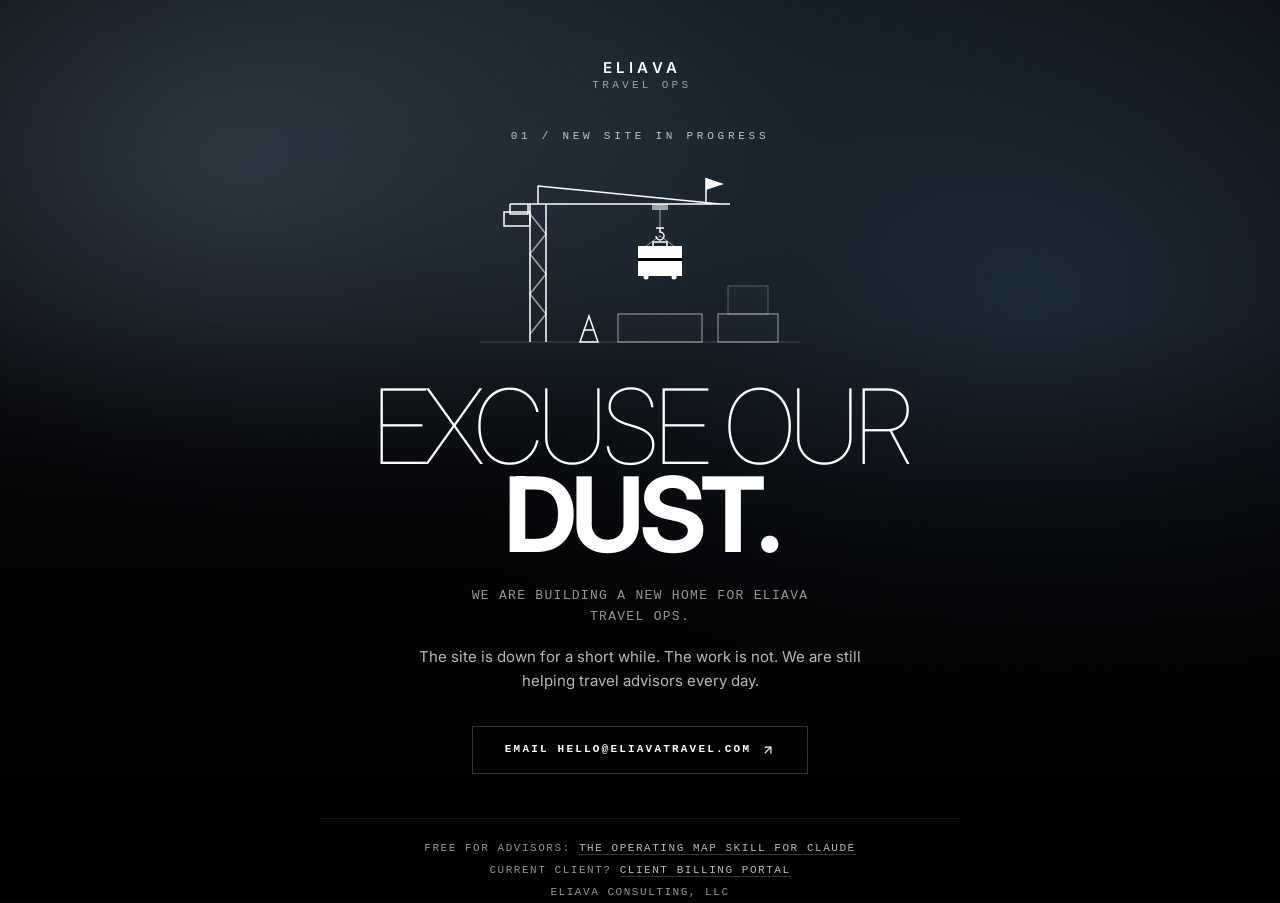
<file: index.html>
<!doctype html>
<html lang="en">
<head>
<meta charset="utf-8">
<meta name="viewport" content="width=device-width, initial-scale=1">
<title>Eliava Travel Ops | Back soon</title>
<meta name="description" content="Eliava Travel Ops is building a new site. We are still working. Email hello@eliavatravel.com.">
<meta name="robots" content="noindex">
<meta name="theme-color" content="#000000">
<link rel="icon" type="image/png" href="/assets/icon.png">
<link rel="preconnect" href="https://fonts.googleapis.com">
<link rel="preconnect" href="https://fonts.gstatic.com" crossorigin>
<link href="https://fonts.googleapis.com/css2?family=Inter:wght@100..700&display=swap" rel="stylesheet">
<style>
  /* New-build tokens (06-research/competitors/daqconsulting-2026-10-15/brand-sheet.html, section 09) */
  :root {
    --bg: #000; --ink: #fff;
    --prose: rgba(255,255,255,.72); --secondary: rgba(255,255,255,.58);
    --outline: rgba(255,255,255,.28); --rule: rgba(255,255,255,.2); --line: rgba(255,255,255,.1);
    --tint-deep: #050508; --tint-mid: #141F26; --tint-high: #668099; --tint-edge: #334D66;
    --sans: Inter, system-ui, sans-serif;
    --mono: ui-monospace, SFMono-Regular, Menlo, Monaco, Consolas, monospace;
    --ease-glide: cubic-bezier(.19,1,.22,1);
  }
  * { box-sizing: border-box; margin: 0; padding: 0; }
  html, body { height: 100%; }
  body {
    min-height: 100%; display: grid; place-items: center; padding: 40px 16px;
    background: var(--bg); color: var(--ink); overflow-x: hidden;
    font: 400 15px/1.625 var(--sans); -webkit-font-smoothing: antialiased;
  }
  ::selection { background: #fff; color: #080808; }
  :focus-visible { outline: 1px solid #fff; outline-offset: 5px; }

  /* background: the cool tint drifting slowly, fading to black at the bottom, plus film grain */
  .tint, .grain { position: fixed; inset: 0; pointer-events: none; z-index: 0; }
  .tint::before {
    content: ""; position: absolute; inset: -30%;
    background:
      radial-gradient(40% 35% at 30% 30%, rgba(102,128,153,.35), transparent 70%),
      radial-gradient(45% 40% at 70% 40%, rgba(51,77,102,.45), transparent 70%),
      radial-gradient(60% 50% at 50% 20%, var(--tint-mid), transparent 75%),
      var(--tint-deep);
    filter: blur(40px);
    animation: drift 28s ease-in-out infinite alternate;
  }
  .tint::after { content: ""; position: absolute; inset: 0; background: linear-gradient(to bottom, transparent 35%, #000 92%); }
  @keyframes drift {
    0%   { transform: translate(0, 0) rotate(0deg) scale(1); }
    50%  { transform: translate(4%, 3%) rotate(8deg) scale(1.08); }
    100% { transform: translate(-3%, 5%) rotate(-6deg) scale(1.04); }
  }
  .grain {
    opacity: .12; mix-blend-mode: overlay;
    background-image: url("data:image/svg+xml,%3Csvg xmlns='http://www.w3.org/2000/svg' width='160' height='160'%3E%3Cfilter id='n'%3E%3CfeTurbulence type='fractalNoise' baseFrequency='.8' numOctaves='3' stitchTiles='stitch'/%3E%3C/filter%3E%3Crect width='100%25' height='100%25' filter='url(%23n)'/%3E%3C/svg%3E");
  }

  main { position: relative; z-index: 1; width: 100%; max-width: 640px; text-align: center; }

  /* wordmark: spaced Inter word over a mono descriptor that inks in on hover */
  .lockup { display: inline-flex; flex-direction: column; align-items: center; gap: 6px; color: var(--ink); text-decoration: none; }
  .word { font: 600 15px/12px var(--sans); letter-spacing: .3em; padding-left: .3em; text-transform: uppercase; }
  .sub { position: relative; font: 400 11px/1 var(--mono); letter-spacing: .3em; padding-left: .34em; text-transform: uppercase; color: var(--secondary); }
  .sub::after {
    content: attr(data-text); position: absolute; inset: 0; padding-left: .34em; color: #fff;
    clip-path: inset(0 100% 0 0); transition: clip-path .45s cubic-bezier(.65,0,.35,1);
  }
  .lockup:hover .sub::after { clip-path: inset(0 0 0 0); transition: clip-path 1s cubic-bezier(.65,0,.35,1) .2s; }

  .eyebrow { margin-top: 40px; font: 400 11px/1 var(--mono); letter-spacing: .34em; text-transform: uppercase; color: var(--prose); }

  .scene { width: 100%; max-width: 340px; margin: 22px auto 0; display: block; }
  .load { animation: lower 5.5s var(--ease-glide) infinite; transform-box: view-box; }
  .flag { animation: wave 1.6s ease-in-out infinite; transform-origin: 236px 34px; transform-box: view-box; }
  @keyframes lower {
    0%, 12%   { transform: translateY(0); }
    45%, 62%  { transform: translateY(54px); }
    92%, 100% { transform: translateY(0); }
  }
  @keyframes wave { 50% { transform: skewY(-8deg) scaleX(.9); } }

  h1 {
    margin-top: 28px; font: 100 clamp(3rem, 11vw, 6.5rem)/.85 var(--sans);
    letter-spacing: -0.05em; text-transform: uppercase;
  }
  h1 b { font-weight: 700; display: block; }
  p.lede { margin: 26px auto 0; max-width: 46ch; font: 400 12px/1.625 var(--mono); letter-spacing: .1em; text-transform: uppercase; color: var(--secondary); }
  p.prose { margin: 18px auto 0; max-width: 52ch; color: var(--prose); }
  @media (min-width: 768px) { p.lede { font-size: 13px; } body { padding: 56px 32px; } }

  /* square outline button: white fills in from the left on hover */
  .btn {
    position: relative; display: inline-flex; align-items: center; gap: 10px; margin-top: 32px;
    padding: 16px 32px; border: 1px solid var(--rule); color: #fff; text-decoration: none; overflow: hidden;
    font: 700 11px/1 var(--mono); letter-spacing: .2em; text-transform: uppercase;
    transition: border-color .8s var(--ease-glide), color .8s var(--ease-glide);
  }
  .btn::before { content: ""; position: absolute; inset: 0; background: #fff; transform: scaleX(0); transform-origin: left; transition: transform .8s var(--ease-glide); z-index: -1; }
  .btn:hover { border-color: rgba(255,255,255,.6); color: #080808; }
  .btn:hover::before { transform: scaleX(1); }
  .btn:active { transform: scale(.97); }
  .btn svg { width: 14px; height: 14px; }

  footer { margin-top: 44px; padding-top: 18px; border-top: 1px solid var(--line); font: 400 11px/2 var(--mono); letter-spacing: .14em; text-transform: uppercase; color: var(--secondary); }
  footer a { color: var(--prose); text-decoration: none; border-bottom: 1px solid var(--rule); }
  footer a:hover { color: #fff; border-color: #fff; }

  @media (prefers-reduced-motion: reduce) {
    .load, .flag, .tint::before { animation: none; }
    .btn, .btn::before, .sub::after { transition: none; }
  }
</style>
</head>
<body>
<div class="tint" aria-hidden="true"></div>
<div class="grain" aria-hidden="true"></div>
<main>
  <a class="lockup" href="/" aria-label="Eliava Travel Ops">
    <span class="word">Eliava</span><span class="sub" data-text="Travel Ops">Travel Ops</span>
  </a>

  <p class="eyebrow">01 / New site in progress</p>

  <svg class="scene" viewBox="0 0 340 190" role="img" aria-label="A small crane lowering a suitcase onto a stack of blocks">
    <line x1="10" y1="178" x2="330" y2="178" stroke="rgba(255,255,255,.2)" stroke-width="1"/>
    <g fill="none" stroke="#fff" stroke-width="1.5" stroke-linejoin="round">
      <path d="M60 178 V40 M76 178 V40"/>
      <path d="M60 170 L76 150 L60 130 L76 110 L60 90 L76 70 L60 50" stroke="rgba(255,255,255,.58)"/>
      <path d="M40 40 H260 M68 40 L68 22 L250 40"/>
      <path d="M40 40 v10 h18 v-10"/>
    </g>
    <rect x="34" y="48" width="26" height="14" fill="none" stroke="#fff" stroke-width="1.5"/>
    <line x1="236" y1="40" x2="236" y2="14" stroke="#fff" stroke-width="1.5"/>
    <path class="flag" d="M236 14 l18 6 l-18 6 z" fill="#fff"/>
    <rect x="182" y="40" width="16" height="6" fill="rgba(255,255,255,.58)"/>
    <g class="load">
      <line x1="190" y1="46" x2="190" y2="64" stroke="rgba(255,255,255,.58)" stroke-width="1"/>
      <path d="M186 64 h8 M190 64 v4 a4 4 0 1 1 -4 4" fill="none" stroke="#fff" stroke-width="1.5"/>
      <line x1="190" y1="72" x2="176" y2="82" stroke="rgba(255,255,255,.58)" stroke-width="1"/>
      <line x1="190" y1="72" x2="204" y2="82" stroke="rgba(255,255,255,.58)" stroke-width="1"/>
      <rect x="183" y="78" width="14" height="6" fill="none" stroke="#fff" stroke-width="1.5"/>
      <rect x="168" y="82" width="44" height="30" fill="#fff"/>
      <rect x="168" y="94" width="44" height="3" fill="#000"/>
      <circle cx="176" cy="113" r="2.5" fill="#fff"/><circle cx="204" cy="113" r="2.5" fill="#fff"/>
    </g>
    <rect x="148" y="150" width="84" height="28" fill="rgba(255,255,255,.02)" stroke="rgba(255,255,255,.58)" stroke-width="1"/>
    <rect x="248" y="150" width="60" height="28" fill="rgba(255,255,255,.02)" stroke="rgba(255,255,255,.58)" stroke-width="1"/>
    <rect x="258" y="122" width="40" height="28" fill="rgba(255,255,255,.02)" stroke="rgba(255,255,255,.28)" stroke-width="1"/>
    <path d="M110 178 l9 -26 l9 26 z" fill="none" stroke="#fff" stroke-width="1.5"/>
    <path d="M113.5 166 h11" stroke="#fff" stroke-width="1.5"/>
  </svg>

  <h1>Excuse our <b>dust.</b></h1>
  <p class="lede">We are building a new home for Eliava Travel Ops.</p>
  <p class="prose">The site is down for a short while. The work is not. We are still helping travel advisors every day.</p>

  <a class="btn" href="mailto:hello@eliavatravel.com">Email hello@eliavatravel.com
    <svg viewBox="0 0 24 24" fill="none" stroke="currentColor" stroke-width="2" stroke-linecap="round" stroke-linejoin="round" aria-hidden="true"><path d="M7 7h10v10"/><path d="M7 17 17 7"/></svg>
  </a>

  <footer>
    Free for advisors: <a href="/free-tools/">The Operating Map skill for Claude</a>
    <br>Current client? <a href="https://billing.stripe.com/p/login/eVq3cw1K91OXcVY1no1gs00">Client billing portal</a>
    <br>Eliava Consulting, LLC
  </footer>
</main>
</body>
</html>
</file>
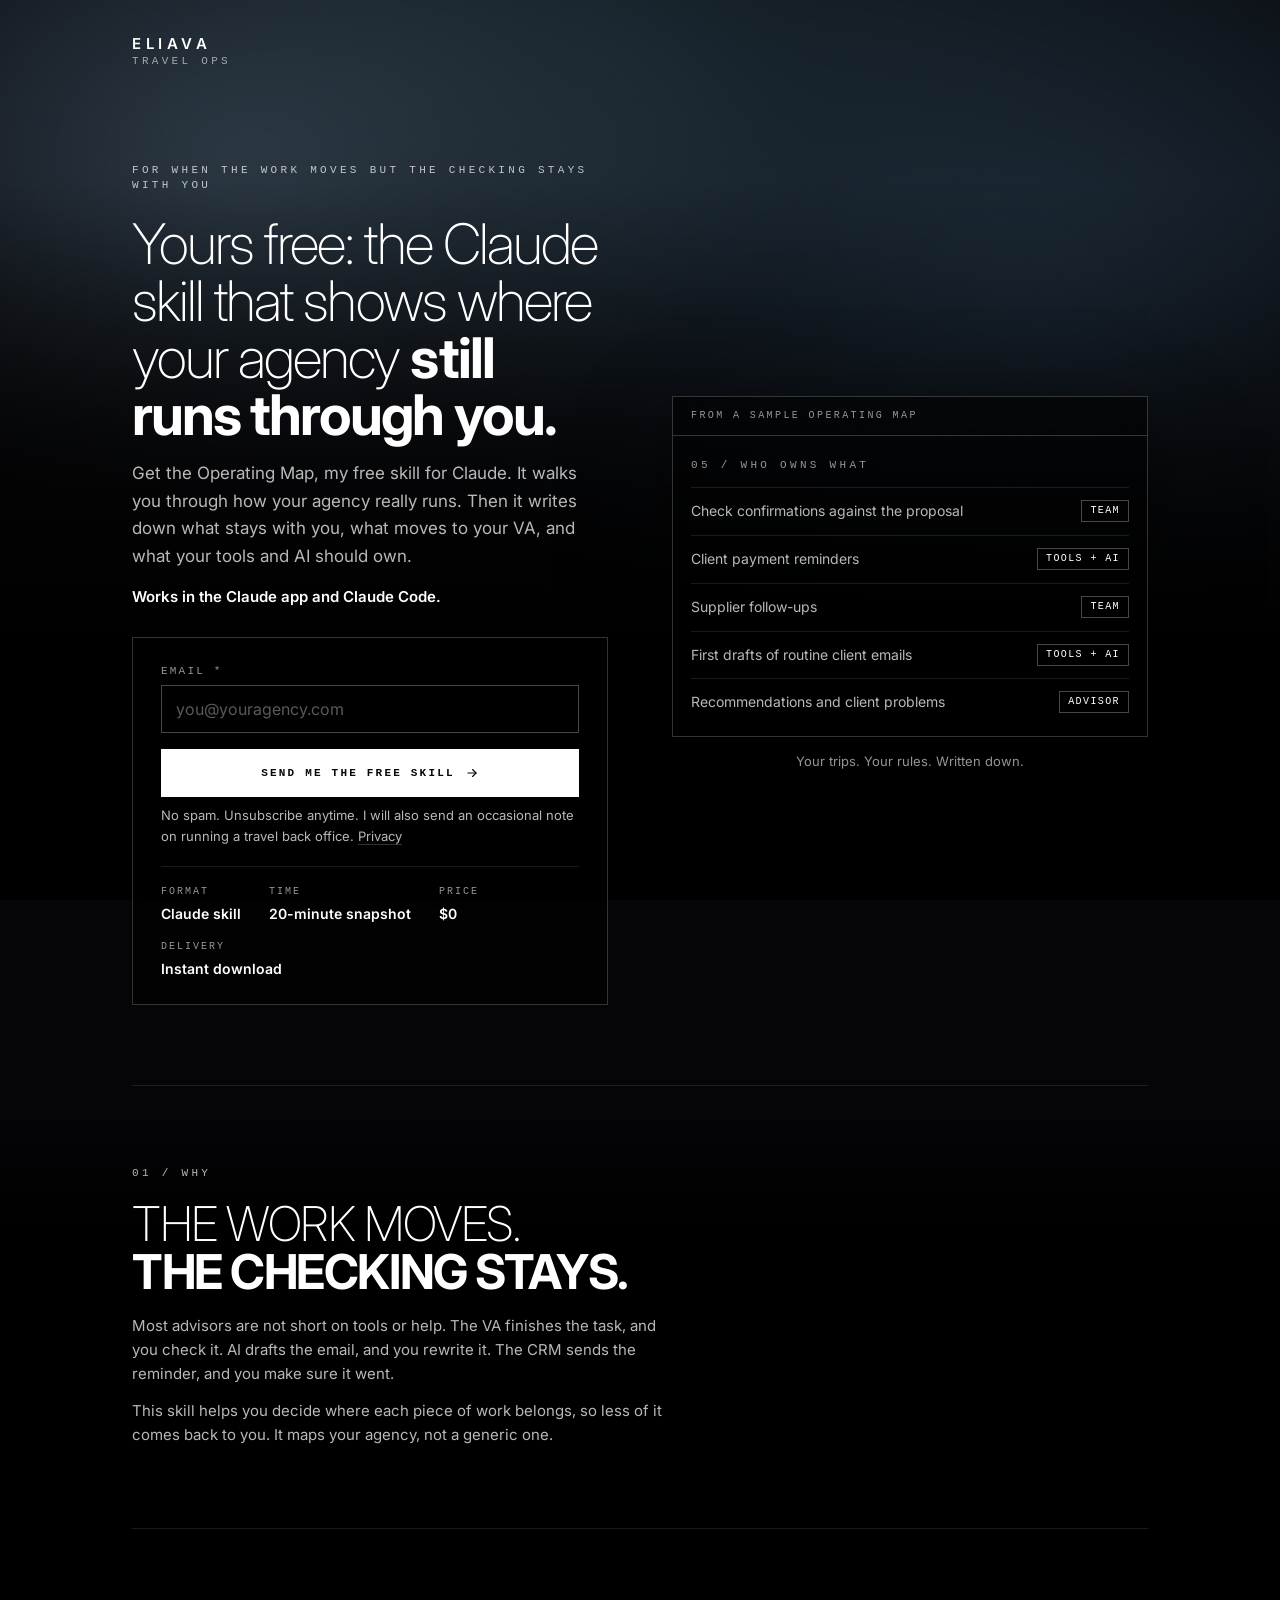
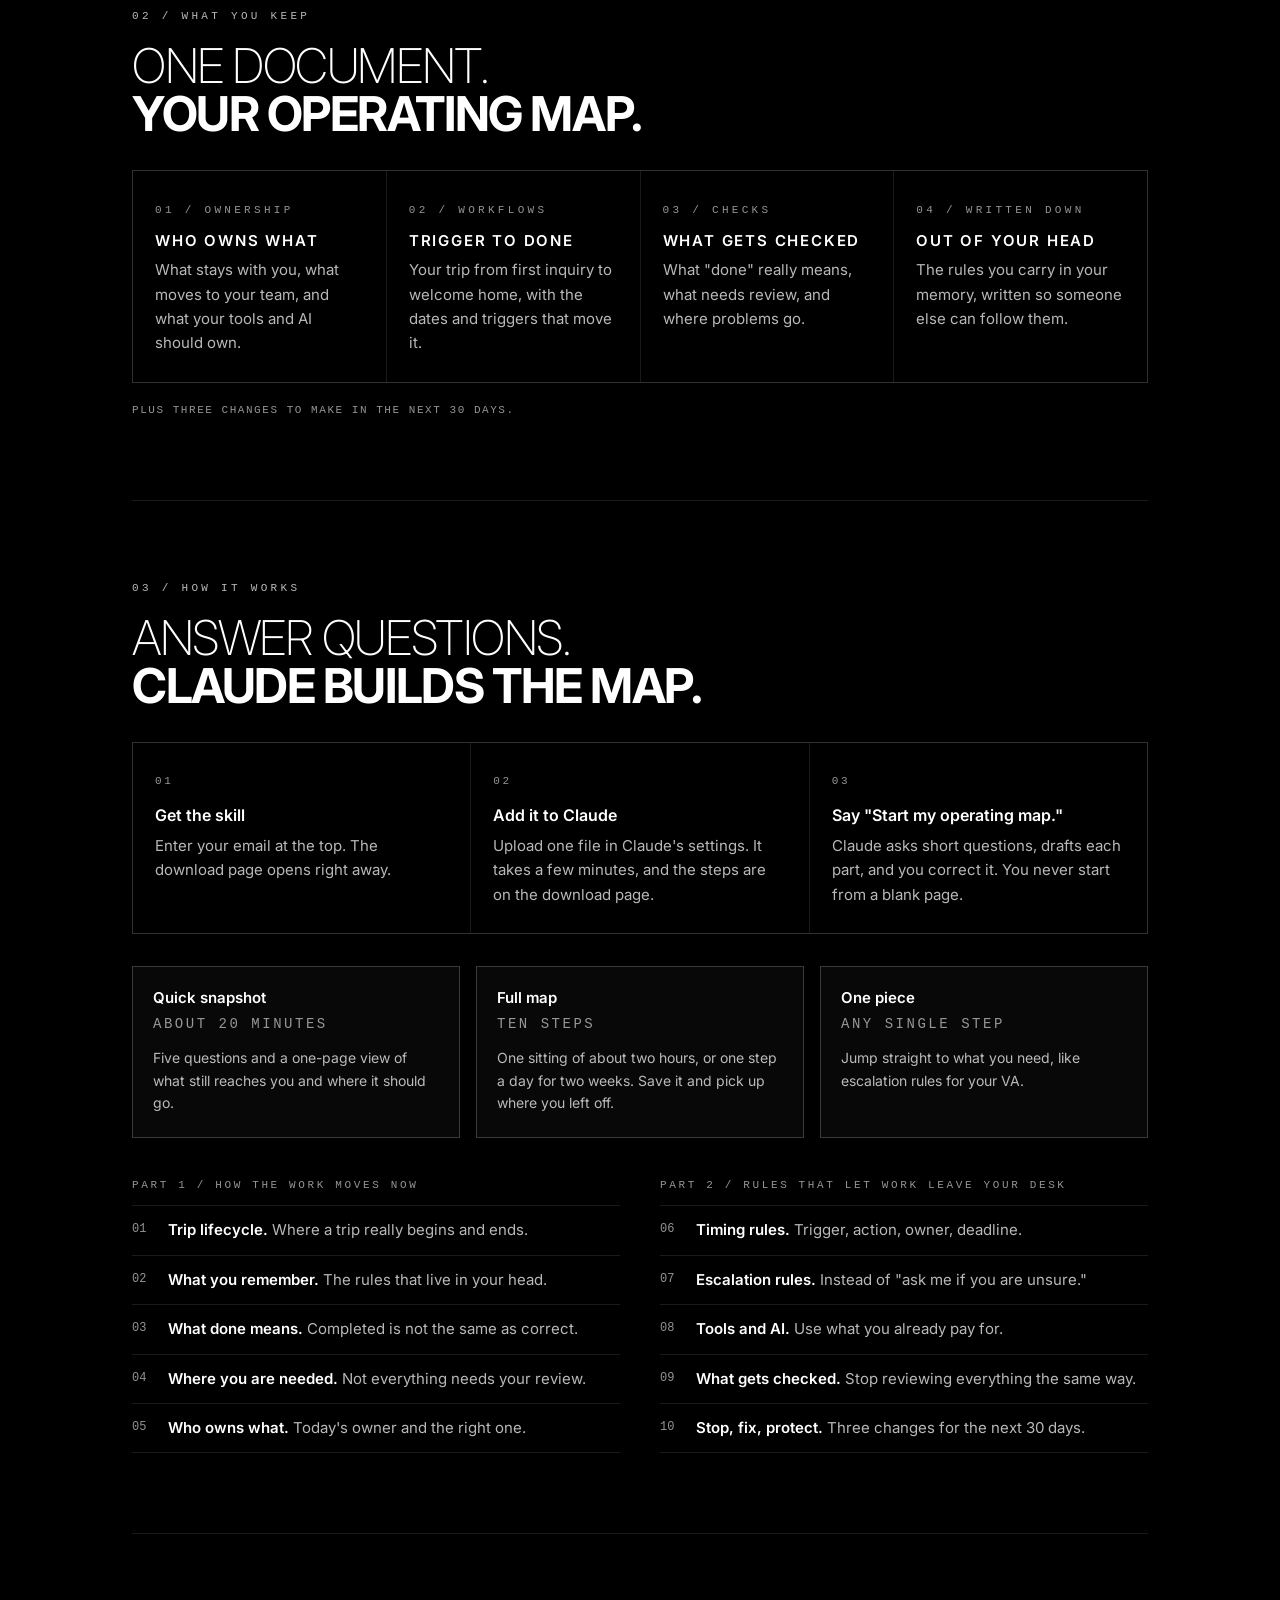
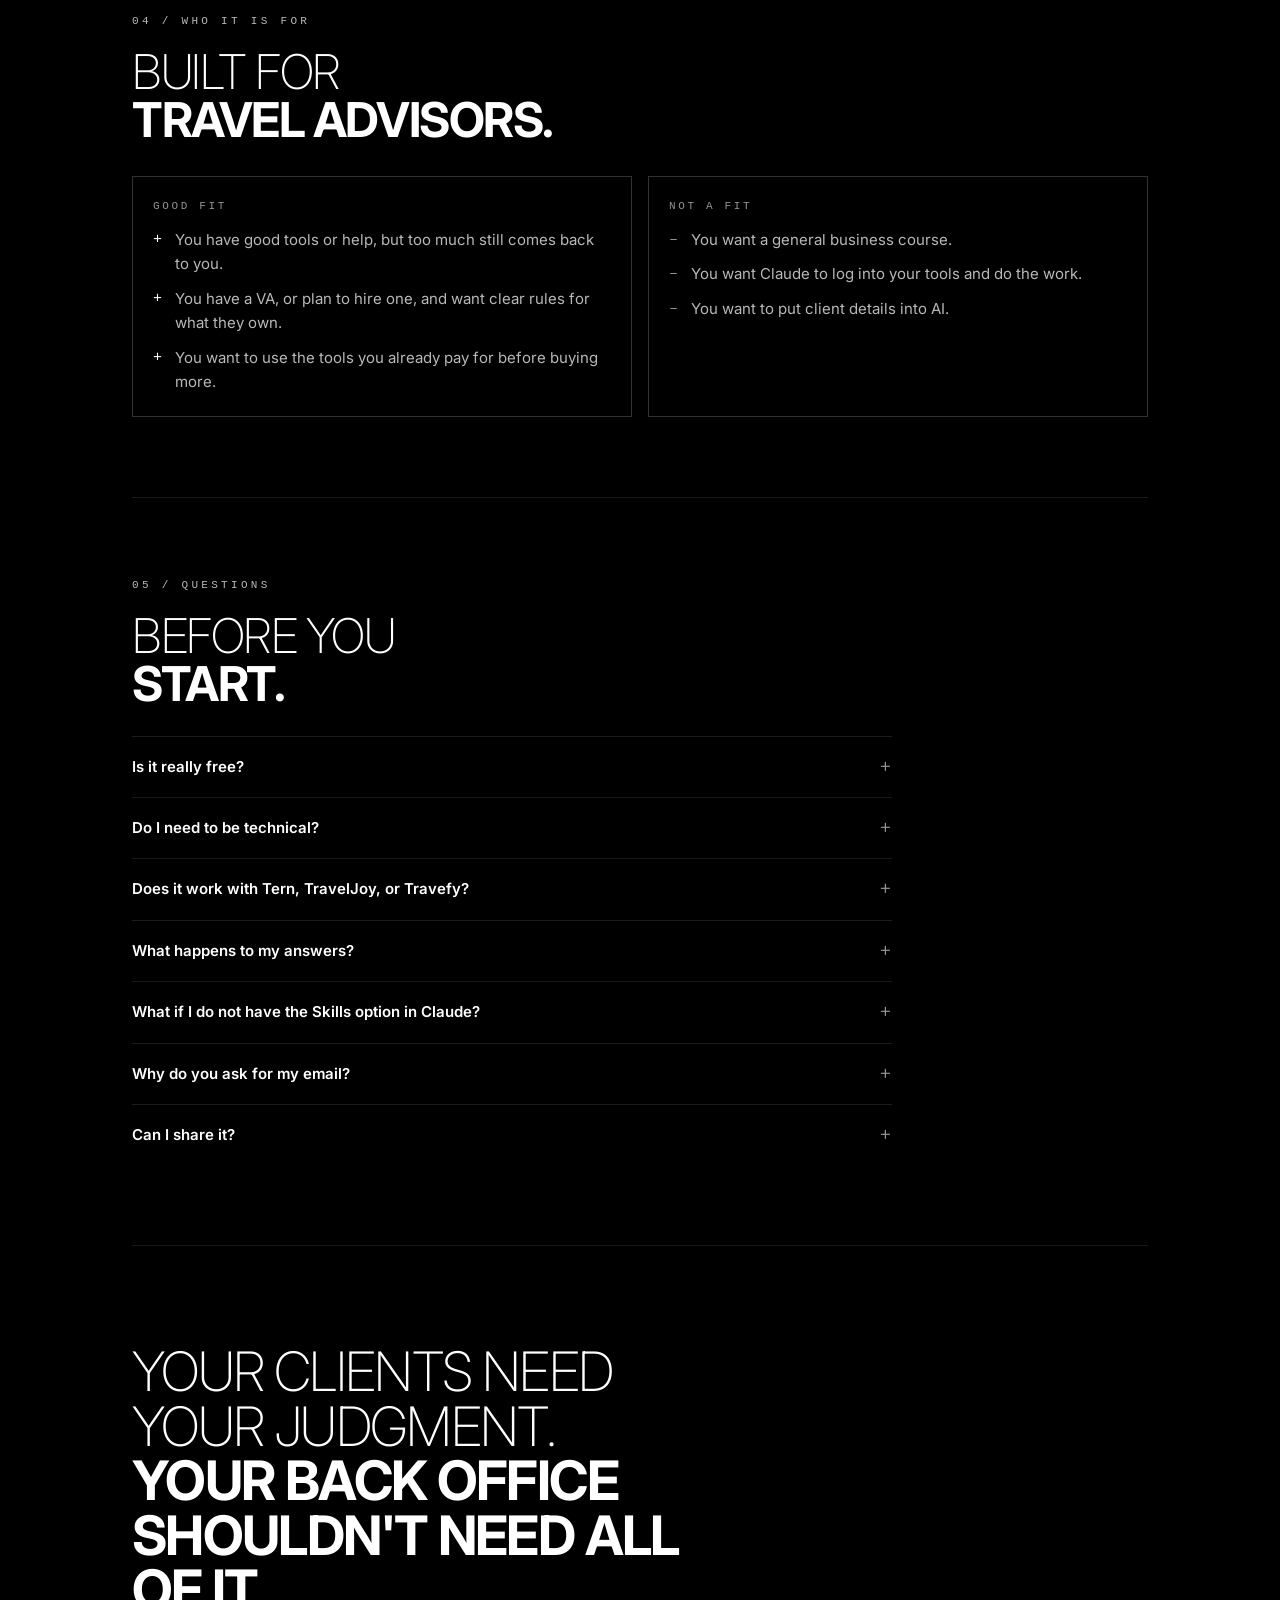
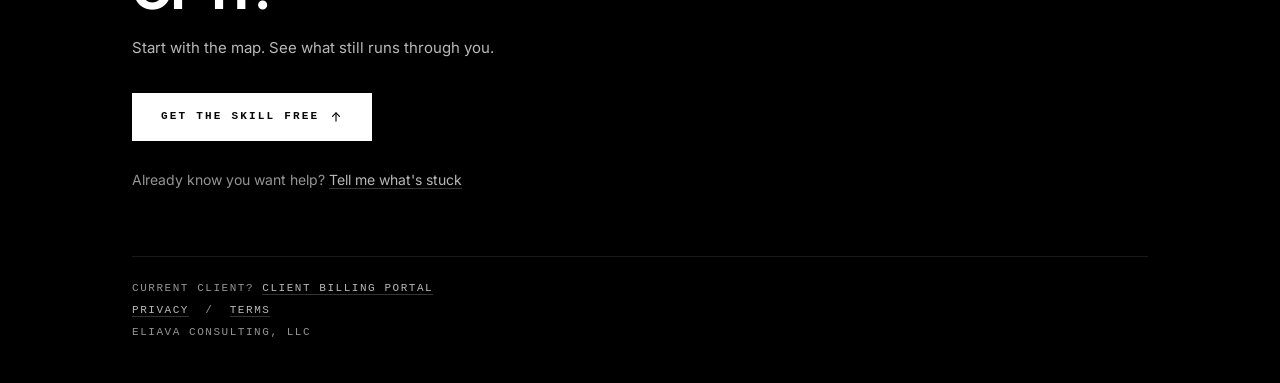
<file: free-tools/index.html>
<!doctype html>
<html lang="en">
<head>
<meta charset="utf-8">
<meta name="viewport" content="width=device-width, initial-scale=1">
<title>The Operating Map | Free Claude skill for travel advisors | Eliava Travel Ops</title>
<meta name="description" content="A free Claude skill for travel advisors. Map how your agency really runs and where each piece of work belongs: with you, your team, your tools and AI, or a check.">
<link rel="canonical" href="https://eliavatravel.com/free-tools/">
<meta property="og:type" content="website">
<meta property="og:url" content="https://eliavatravel.com/free-tools/">
<meta property="og:title" content="The Operating Map: a free Claude skill for travel advisors">
<meta property="og:description" content="Map how your agency really runs and where each piece of work belongs: with you, your team, your tools and AI, or a check.">
<meta name="theme-color" content="#000000">
<link rel="icon" type="image/png" href="/assets/icon.png">
<link rel="preconnect" href="https://fonts.googleapis.com">
<link rel="preconnect" href="https://fonts.gstatic.com" crossorigin>
<link href="https://fonts.googleapis.com/css2?family=Inter:wght@100..700&display=swap" rel="stylesheet">
<link rel="stylesheet" href="/assets/free-tools.css?v=20261016">
<script src="/assets/site.js?v=20261014c" defer></script>
</head>
<body>
<div class="tint" aria-hidden="true"></div>
<div class="grain" aria-hidden="true"></div>

<div class="wrap">
  <header class="top">
    <a class="lockup" href="/" aria-label="Eliava Travel Ops, home">
      <span class="word">Eliava</span><span class="sub" data-text="Travel Ops">Travel Ops</span>
    </a>
  </header>

  <main>
    <div class="hero">
      <div class="hero-grid">
        <div class="hero-copy">
          <p class="kicker">For when the work moves but the checking stays with you</p>
          <h1 class="long">Yours free: the Claude skill that shows where your agency <b>still runs through you.</b></h1>
          <p class="prose">Get the Operating Map, my free skill for Claude. It walks you through how your agency really runs. Then it writes down what stays with you, what moves to your VA, and what your tools and AI should own.</p>
          <p class="works">Works in the Claude app and Claude Code.</p>
        </div>

        <form class="signup" id="get" novalidate aria-label="Get the free skill">
          <div class="field">
            <label for="f-email">Email <span aria-hidden="true">*</span></label>
            <input id="f-email" name="email" type="email" autocomplete="email" inputmode="email" placeholder="you@youragency.com" required aria-describedby="f-err">
          </div>
          <div class="trap" aria-hidden="true"><label for="f-web">Website</label><input id="f-web" name="website" type="text" tabindex="-1" autocomplete="off"></div>
          <button class="btn solid" type="submit">Send me the free skill
            <svg viewBox="0 0 24 24" fill="none" stroke="currentColor" stroke-width="2" stroke-linecap="round" stroke-linejoin="round" aria-hidden="true"><path d="M5 12h14"/><path d="m13 6 6 6-6 6"/></svg>
          </button>
          <p class="form-err" id="f-err" role="alert" hidden>Please enter a valid email address.</p>
          <p class="fine">No spam. Unsubscribe anytime. I will also send an occasional note on running a travel back office. <a href="/privacy/">Privacy</a></p>
          <p class="back-again" id="f-back" hidden>Signed up before? <a href="/free-tools/get/">Go to your download</a></p>
          <dl class="meta">
            <div><dt>Format</dt><dd>Claude skill</dd></div>
            <div><dt>Time</dt><dd>20-minute snapshot</dd></div>
            <div><dt>Price</dt><dd>$0</dd></div>
            <div><dt>Delivery</dt><dd>Instant download</dd></div>
          </dl>
        </form>

        <figure class="hero-visual">
          <div class="frame">
            <p class="frame-bar">From a sample operating map</p>
            <div class="frame-body">
              <p class="kicker">05 / Who owns what</p>
              <ul class="mini">
                <li><span>Check confirmations against the proposal</span><span class="tag">Team</span></li>
                <li><span>Client payment reminders</span><span class="tag">Tools + AI</span></li>
                <li><span>Supplier follow-ups</span><span class="tag">Team</span></li>
                <li><span>First drafts of routine client emails</span><span class="tag">Tools + AI</span></li>
                <li><span>Recommendations and client problems</span><span class="tag">Advisor</span></li>
              </ul>
            </div>
          </div>
          <figcaption>Your trips. Your rules. Written down.</figcaption>
        </figure>
      </div>
    </div>

    <section aria-labelledby="why">
      <p class="kicker">01 / Why</p>
      <h2 id="why">The work moves. <b>The checking stays.</b></h2>
      <p class="prose">Most advisors are not short on tools or help. The VA finishes the task, and you check it. AI drafts the email, and you rewrite it. The CRM sends the reminder, and you make sure it went.</p>
      <p class="prose">This skill helps you decide where each piece of work belongs, so less of it comes back to you. It maps your agency, not a generic one.</p>
    </section>

    <section aria-labelledby="keep">
      <p class="kicker">02 / What you keep</p>
      <h2 id="keep">One document. <b>Your operating map.</b></h2>
      <div class="pages">
        <div class="page"><p class="kicker">01 / Ownership</p><h3>Who owns what</h3><p>What stays with you, what moves to your team, and what your tools and AI should own.</p></div>
        <div class="page"><p class="kicker">02 / Workflows</p><h3>Trigger to done</h3><p>Your trip from first inquiry to welcome home, with the dates and triggers that move it.</p></div>
        <div class="page"><p class="kicker">03 / Checks</p><h3>What gets checked</h3><p>What "done" really means, what needs review, and where problems go.</p></div>
        <div class="page"><p class="kicker">04 / Written down</p><h3>Out of your head</h3><p>The rules you carry in your memory, written so someone else can follow them.</p></div>
      </div>
      <p class="note">Plus three changes to make in the next 30 days.</p>
    </section>

    <section aria-labelledby="how">
      <p class="kicker">03 / How it works</p>
      <h2 id="how">Answer questions. <b>Claude builds the map.</b></h2>
      <ol class="flow">
        <li><h3>Get the skill</h3><p>Enter your email at the top. The download page opens right away.</p></li>
        <li><h3>Add it to Claude</h3><p>Upload one file in Claude's settings. It takes a few minutes, and the steps are on the download page.</p></li>
        <li><h3>Say "Start my operating map."</h3><p>Claude asks short questions, drafts each part, and you correct it. You never start from a blank page.</p></li>
      </ol>
      <div class="ways">
        <div class="way"><h3>Quick snapshot</h3><p class="kicker">About 20 minutes</p><p>Five questions and a one-page view of what still reaches you and where it should go.</p></div>
        <div class="way"><h3>Full map</h3><p class="kicker">Ten steps</p><p>One sitting of about two hours, or one step a day for two weeks. Save it and pick up where you left off.</p></div>
        <div class="way"><h3>One piece</h3><p class="kicker">Any single step</p><p>Jump straight to what you need, like escalation rules for your VA.</p></div>
      </div>
      <div class="steps">
        <div>
          <h3>Part 1 / How the work moves now</h3>
          <ol>
            <li><span><b>Trip lifecycle.</b> Where a trip really begins and ends.</span></li>
            <li><span><b>What you remember.</b> The rules that live in your head.</span></li>
            <li><span><b>What done means.</b> Completed is not the same as correct.</span></li>
            <li><span><b>Where you are needed.</b> Not everything needs your review.</span></li>
            <li><span><b>Who owns what.</b> Today's owner and the right one.</span></li>
          </ol>
        </div>
        <div>
          <h3>Part 2 / Rules that let work leave your desk</h3>
          <ol style="--start: 5">
            <li><span><b>Timing rules.</b> Trigger, action, owner, deadline.</span></li>
            <li><span><b>Escalation rules.</b> Instead of "ask me if you are unsure."</span></li>
            <li><span><b>Tools and AI.</b> Use what you already pay for.</span></li>
            <li><span><b>What gets checked.</b> Stop reviewing everything the same way.</span></li>
            <li><span><b>Stop, fix, protect.</b> Three changes for the next 30 days.</span></li>
          </ol>
        </div>
      </div>
    </section>

    <section aria-labelledby="fit-h">
      <p class="kicker">04 / Who it is for</p>
      <h2 id="fit-h">Built for <b>travel advisors.</b></h2>
      <div class="fit">
        <div>
          <h3>Good fit</h3>
          <ul>
            <li>You have good tools or help, but too much still comes back to you.</li>
            <li>You have a VA, or plan to hire one, and want clear rules for what they own.</li>
            <li>You want to use the tools you already pay for before buying more.</li>
          </ul>
        </div>
        <div class="no">
          <h3>Not a fit</h3>
          <ul>
            <li>You want a general business course.</li>
            <li>You want Claude to log into your tools and do the work.</li>
            <li>You want to put client details into AI.</li>
          </ul>
        </div>
      </div>
    </section>

    <section aria-labelledby="faq-h">
      <p class="kicker">05 / Questions</p>
      <h2 id="faq-h">Before you <b>start.</b></h2>
      <div class="faq">
        <details><summary>Is it really free?</summary><p>Yes. The skill is free. You need a Claude account to use it.</p></details>
        <details><summary>Do I need to be technical?</summary><p>No. Setup takes a few minutes and the steps are written out. After that, you answer questions and Claude does the writing.</p></details>
        <details><summary>Does it work with Tern, TravelJoy, or Travefy?</summary><p>Yes, and with any other setup, even a spreadsheet. It asks what your tools do today. It never logs into them.</p></details>
        <details><summary>What happens to my answers?</summary><p>The skill runs inside your own Claude account. Nothing is sent to me. Leave out client names, passport numbers, and card details. Describe the work, not the people.</p></details>
        <details><summary>What if I do not have the Skills option in Claude?</summary><p>The download page also has a one-file version. Attach it to any Claude chat or Project and it works the same way.</p></details>
        <details><summary>Why do you ask for my email?</summary><p>So I can send you the link and let you know when the skill gets better. You will also get an occasional note on running a travel back office. Unsubscribe anytime.</p></details>
        <details><summary>Can I share it?</summary><p>Yes. Share it with anyone, with credit to Eliava Travel Ops. Please do not resell it.</p></details>
      </div>
    </section>

    <section class="close" aria-labelledby="close-h">
      <h2 id="close-h">Your clients need your judgment. <b>Your back office shouldn't need all of it.</b></h2>
      <p class="prose">Start with the map. See what still runs through you.</p>
      <div class="actions">
        <a class="btn solid" href="#get" data-focus="f-email">Get the skill free
          <svg viewBox="0 0 24 24" fill="none" stroke="currentColor" stroke-width="2" stroke-linecap="round" stroke-linejoin="round" aria-hidden="true"><path d="M12 19V5"/><path d="m6 11 6-6 6 6"/></svg>
        </a>
      </div>
      <p class="quiet">Already know you want help? <a href="mailto:hello@eliavatravel.com?subject=What%27s%20stuck">Tell me what's stuck</a></p>
    </section>
  </main>

  <footer>
    Current client? <a href="https://billing.stripe.com/p/login/eVq3cw1K91OXcVY1no1gs00">Client billing portal</a>
    <br><a href="/privacy/">Privacy</a> &nbsp;/&nbsp; <a href="/terms/">Terms</a>
    <br>Eliava Consulting, LLC
  </footer>
</div>

<script>
/* Sign-up: saves the lead, then opens the download page.
   1. Always posts to the site's form endpoint (APPLY_ENDPOINT in /assets/site.js), as type=free-tool.
   2. Also subscribes the email to a Kit form when KIT_FORM_ID is set. Kit sends the
      confirmation and the incentive email (set its link to https://eliavatravel.com/free-tools/get/).
   The download page never waits on either, so a slow network never blocks the download. */
(function () {
  var KIT_FORM_ID = '';            // Kit form ID (the number in the form's embed code). Empty = skip Kit.
  var NEXT = '/free-tools/get/';
  var KEY = 'eliava-operating-map';

  var form = document.getElementById('get');
  var email = document.getElementById('f-email');
  var trap = document.getElementById('f-web'), err = document.getElementById('f-err');
  var btn = form.querySelector('button[type="submit"]');

  try { if (localStorage.getItem(KEY)) document.getElementById('f-back').hidden = false; } catch (e) {}

  function source() {
    var q = new URLSearchParams(location.search), out = [];
    ['utm_source', 'utm_medium', 'utm_campaign', 'ref'].forEach(function (k) { if (q.get(k)) out.push(k + '=' + q.get(k)); });
    if (document.referrer && document.referrer.indexOf(location.host) === -1) out.push('referrer=' + document.referrer);
    return out.join(' ');
  }

  email.addEventListener('input', function () { err.hidden = true; email.removeAttribute('aria-invalid'); });

  form.addEventListener('submit', function (e) {
    e.preventDefault();
    var addr = email.value.trim();
    if (!/^[^\s@]+@[^\s@]+\.[^\s@]+$/.test(addr)) {
      err.hidden = false; email.setAttribute('aria-invalid', 'true'); email.focus(); return;
    }
    btn.disabled = true;
    var kit = false;
    if (!trap.value) {
      if (typeof eliavaSend === 'function') {
        eliavaSend([['type', 'free-tool'], ['door', 'Operating Map skill'], ['email', addr],
          ['source', source()], ['page', location.pathname]]);
      }
      if (KIT_FORM_ID) {
        var body = new FormData();
        body.append('email_address', addr);
        try { fetch('https://app.kit.com/forms/' + KIT_FORM_ID + '/subscriptions', { method: 'POST', mode: 'no-cors', keepalive: true, body: body }).catch(function () {}); kit = true; } catch (e2) {}
      }
    }
    try { localStorage.setItem(KEY, '1'); } catch (e3) {}
    location.href = NEXT + (kit ? '?sent=1' : '');
  });

  // "Get the skill free" at the bottom scrolls up to the form and puts the cursor in the email box.
  document.querySelectorAll('[data-focus]').forEach(function (a) {
    a.addEventListener('click', function () {
      var el = document.getElementById(a.getAttribute('data-focus'));
      setTimeout(function () { if (el) el.focus({ preventScroll: true }); }, 500);
    });
  });
})();
</script>
</body>
</html>
</file>
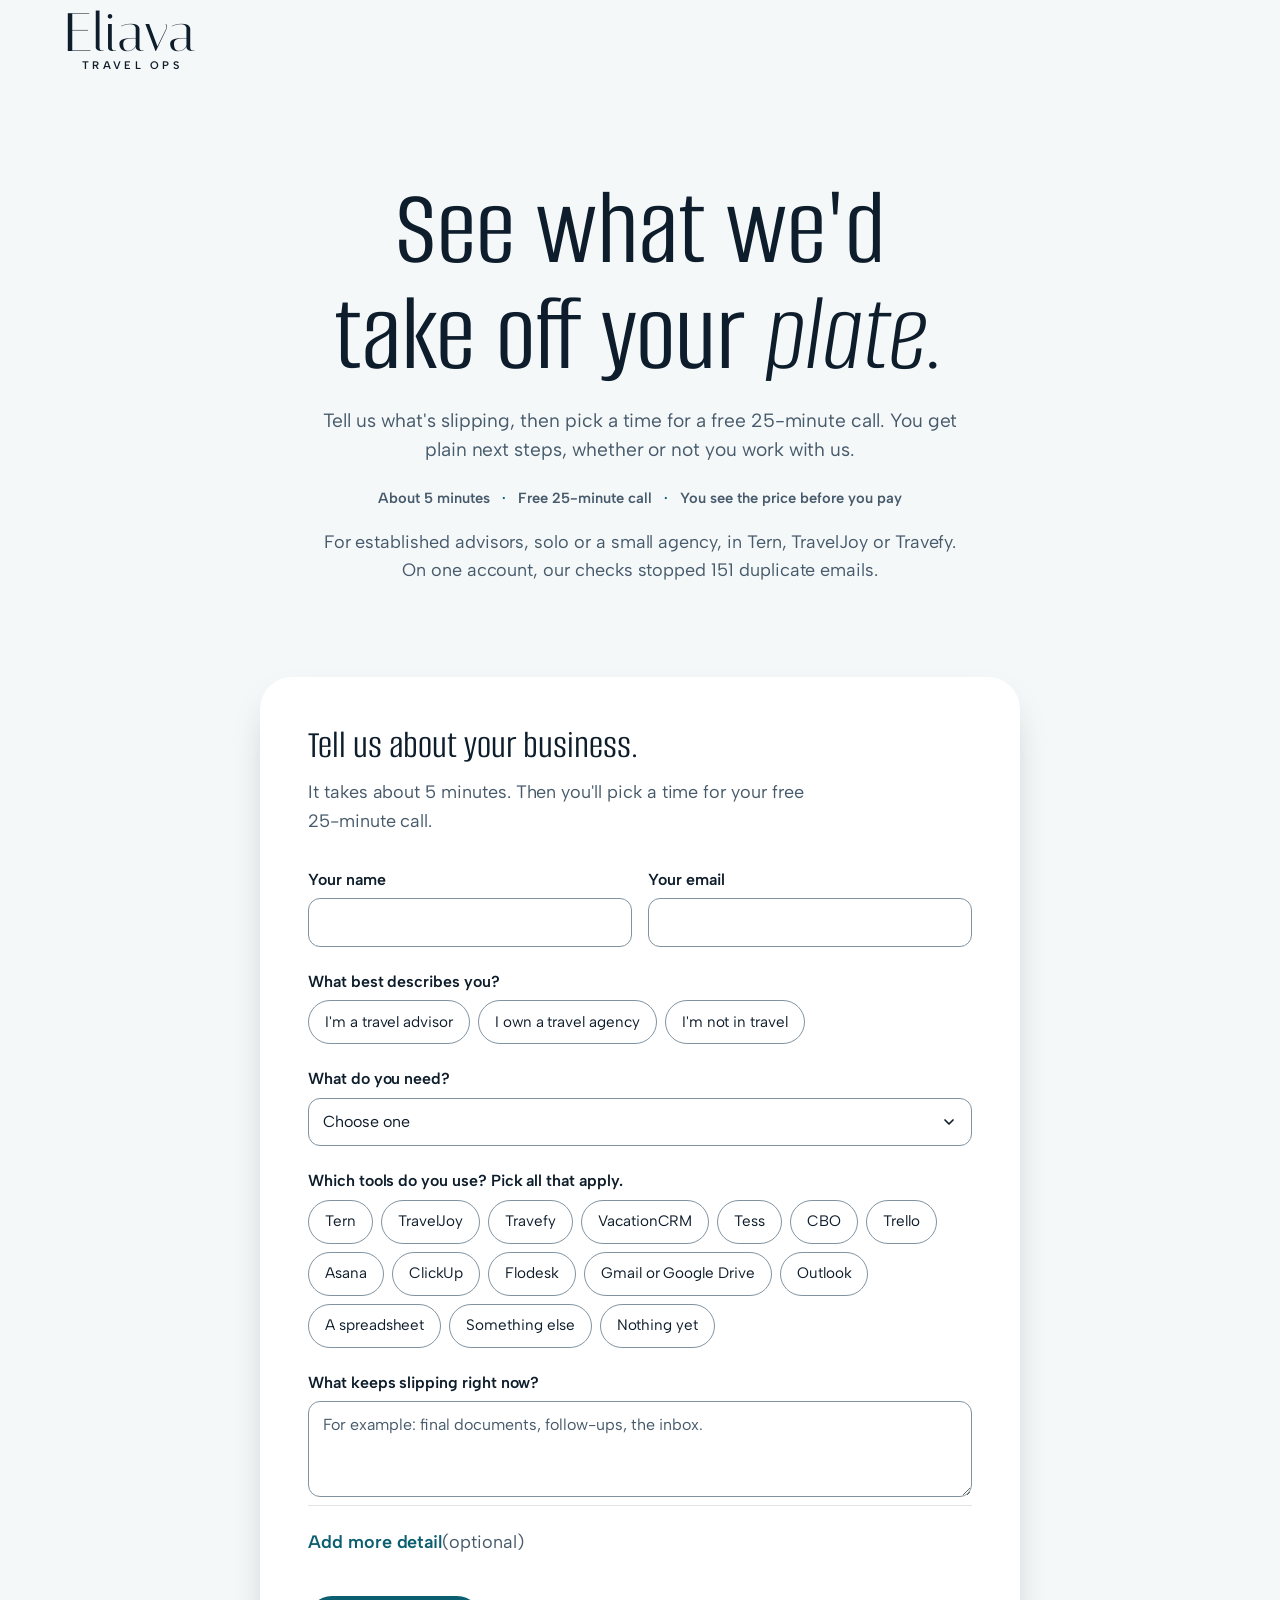
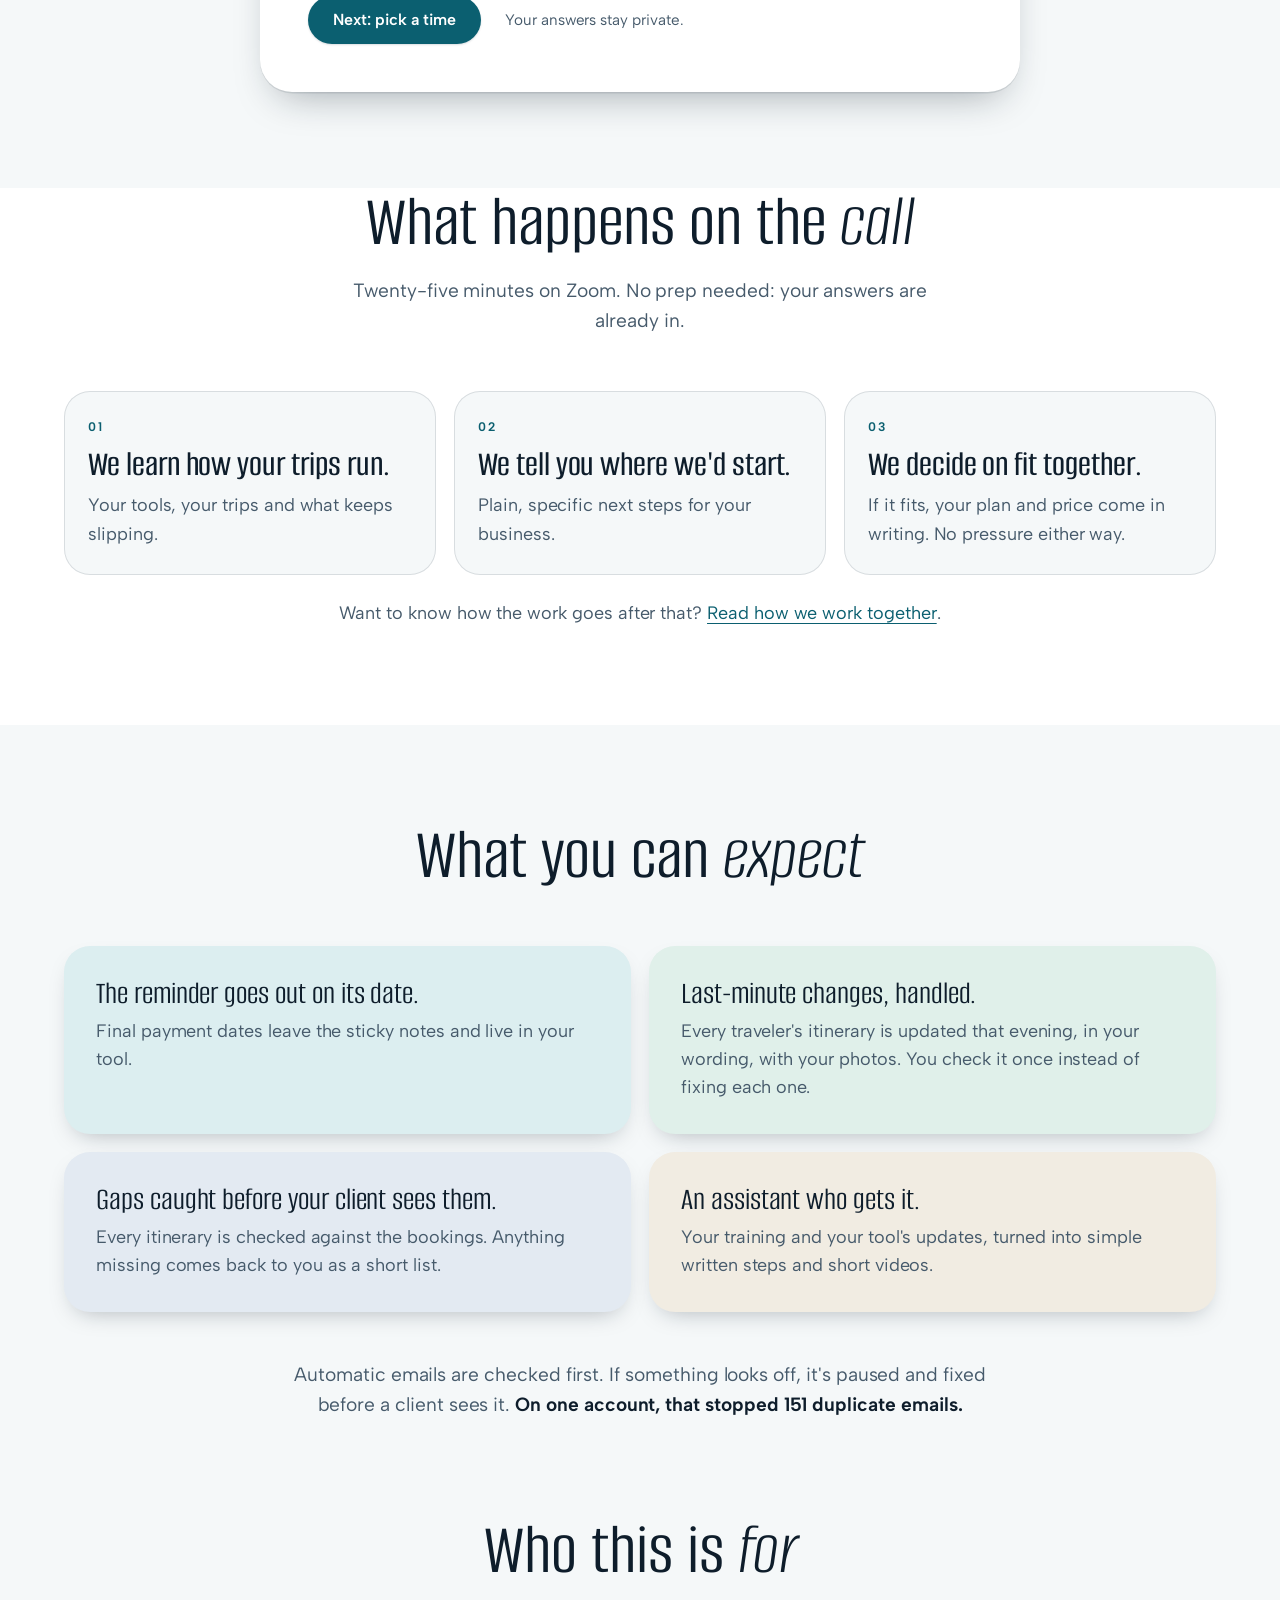
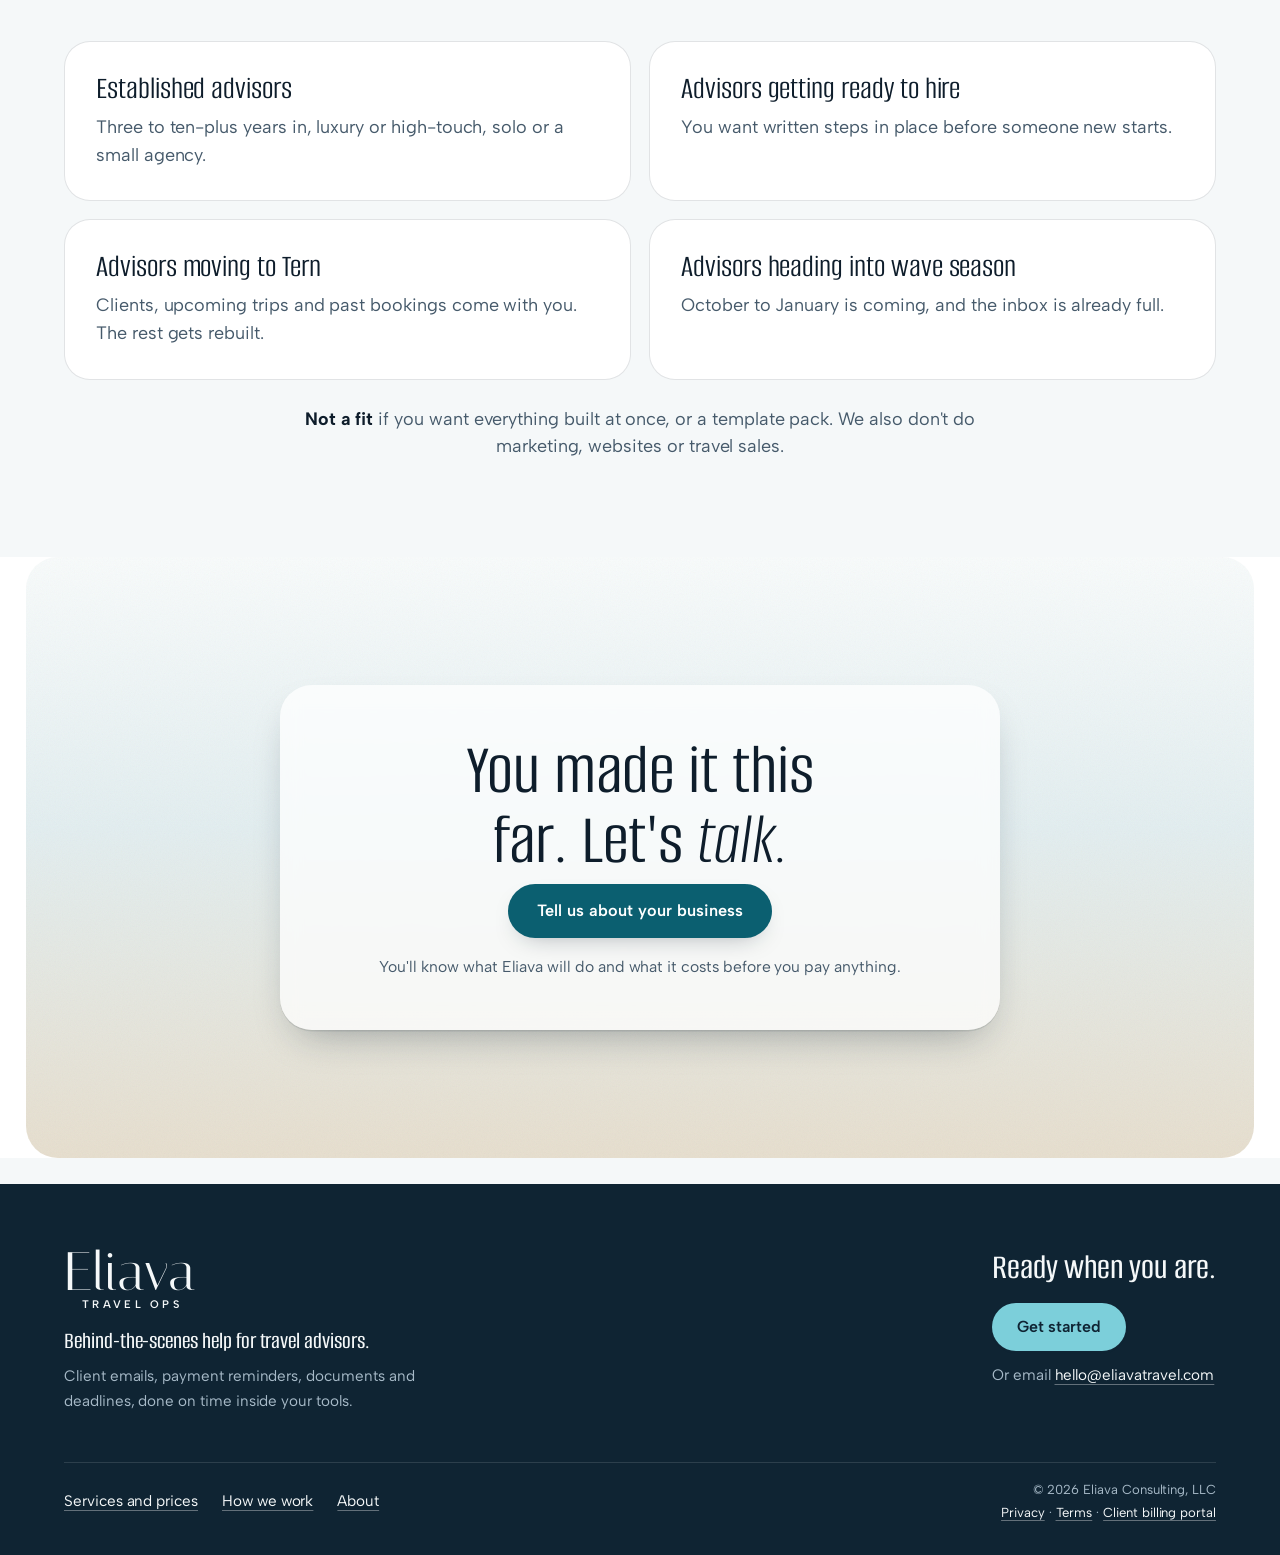
<file: get-started/index.html>
<!doctype html>
<html lang="en">
<head>
<meta charset="utf-8">
<meta name="viewport" content="width=device-width, initial-scale=1">
<script>document.documentElement.classList.add('js')</script>
<link rel="icon" type="image/png" href="/assets/icon.png">
<link rel="apple-touch-icon" href="/assets/icon.png">
<link rel="preconnect" href="https://fonts.googleapis.com">
<link rel="preconnect" href="https://fonts.gstatic.com" crossorigin>
<link href="https://fonts.googleapis.com/css2?family=Italiana&family=Albert+Sans:ital,wght@0,400..800;1,400..700&family=Alumni+Sans:ital,wght@0,200..800;1,200..800&display=swap" rel="stylesheet">
<link rel="stylesheet" href="/assets/scrollcraft.css">
<link rel="stylesheet" href="/assets/site.css?v=20261014">
<script src="/assets/site.js?v=20261014c" defer></script>
<title>Get started | Eliava Travel Ops</title>
<meta name="description" content="Tell us about your business, then pick a time for a free 25-minute call. You'll know what Eliava will do and what it costs before you pay anything.">
<link rel="canonical" href="https://eliavatravel.com/get-started/">
<meta property="og:type" content="website">
<meta property="og:url" content="https://eliavatravel.com/get-started/">
<meta property="og:title" content="Get started | Eliava Travel Ops">
<meta property="og:description" content="Tell us about your business, then pick a time for a free 25-minute call. You'll know what Eliava will do and what it costs before you pay anything.">
<meta property="og:image" content="https://eliavatravel.com/assets/share.png">
<meta property="og:image:width" content="1200">
<meta property="og:image:height" content="630">
<meta name="twitter:card" content="summary_large_image">
<link rel="stylesheet" href="/assets/home.css">
<link rel="stylesheet" href="/assets/copy-v2.css?v=20261014">
<link rel="stylesheet" href="/assets/get-started.css?v=20261014c">
</head>
<body class="page-get-started">

<header class="mast">
  <div class="mast-in">
    <a class="skip" href="#main">Skip to content</a>
    <a class="mast-logo" href="/" aria-label="Eliava Travel Ops, home"><span class="mast-lockup" aria-hidden="true"><span class="mast-word">Eliava</span><span class="mast-sub">Travel Ops</span></span></a>
  </div>
</header>

<main id="main">

  <!-- 1. The promise of the call -->
  <section class="sec gs-top" aria-labelledby="gs-title">
    <div class="el-wrap sec-head">
      <h1 class="sec-title" id="gs-title">See what we'd take off your <em>plate.</em></h1>
      <p class="sec-sub">Tell us what's slipping, then pick a time for a free 25-minute call. You get plain next steps, whether or not you work with us.</p>
      <p class="hero-micro"><b>About 5 minutes</b> <span aria-hidden="true">&middot;</span> <b>Free 25-minute call</b> <span aria-hidden="true">&middot;</span> <b>You see the price before you pay</b></p>
      <p class="gs-proof">For established advisors, solo or a small agency, in Tern, TravelJoy or Travefy. On one account, our checks stopped 151 duplicate emails.</p>
    </div>
  </section>

  <!-- 2. The form, then the calendar (site.js) -->
  <div class="el-wrap gs-form-wrap">
<section class="apply apply--page" id="apply" aria-labelledby="apply-title">
  <div class="apply-inner">
    <form class="step" id="apply-form" novalidate>
      <h2 id="apply-title">Tell us about your business.</h2>
      <p class="apply-intro">It takes about 5 minutes. Then you'll pick a time for your free 25-minute call.</p>

      <div class="apply-form-body">
        <div class="fld-row">
          <div class="fld"><label class="q" for="a-name">Your name</label><input class="in" id="a-name" name="name" autocomplete="name" required></div>
          <div class="fld"><label class="q" for="a-email">Your email</label><input class="in" id="a-email" name="email" type="email" inputmode="email" autocomplete="email" required></div>
        </div>

        <fieldset class="fld"><legend>What best describes you?</legend><div class="choices">
          <label class="chip"><input type="radio" name="role" value="Travel advisor" required><span>I'm a travel advisor</span></label>
          <label class="chip"><input type="radio" name="role" value="Agency owner"><span>I own a travel agency</span></label>
          <label class="chip"><input type="radio" name="role" value="Not in travel"><span>I'm not in travel</span></label>
        </div></fieldset>

        <div class="fld"><label class="q" for="a-door">What do you need?</label>
          <select class="in" id="a-door" name="door" required>
            <option value="">Choose one</option>
            <option value="map">Map it: automation plan</option>
            <option value="setup">Set it up: Tern, TravelJoy or Travefy setup</option>
            <option value="catchup">Catch up: backlog catch-up</option>
            <option value="keep">Keep it running: weekly back-office help</option>
            <option value="handoff">Hand it off: assistant hand-off kit</option>
            <option value="library">Keep what you know: private library</option>
            <option value="train">Train your team</option>
            <option value="unsure">Not sure yet</option>
          </select>
        </div>

        <fieldset class="door" data-door="keep" hidden>
          <legend class="door-legend">Keep it running: weekly back-office help</legend>
          <fieldset class="fld"><legend>How much do you want off your plate? <span class="opt">(optional)</span></legend><div class="choices">
            <label class="chip"><input type="radio" name="hours" value="A few things each week"><span>A few things each week</span></label>
            <label class="chip"><input type="radio" name="hours" value="Most of the day-to-day"><span>Most of the day-to-day</span></label>
            <label class="chip"><input type="radio" name="hours" value="Everything behind the scenes"><span>Everything behind the scenes</span></label>
            <label class="chip"><input type="radio" name="hours" value="Not sure yet"><span>Not sure yet</span></label>
          </div></fieldset>
          <fieldset class="fld"><legend>What should we help with first? Pick any.</legend><div class="choices">
            <label class="chip"><input type="checkbox" name="priorities" value="New inquiries and proposals"><span>New inquiries and proposals</span></label>
            <label class="chip"><input type="checkbox" name="priorities" value="Booked trips and payments"><span>Booked trips and payments</span></label>
            <label class="chip"><input type="checkbox" name="priorities" value="Itineraries and final documents"><span>Itineraries and final documents</span></label>
            <label class="chip"><input type="checkbox" name="priorities" value="After the trip"><span>After the trip</span></label>
            <label class="chip"><input type="checkbox" name="priorities" value="Inbox, tools and AI"><span>Inbox, tools and AI</span></label>
          </div></fieldset>
          <fieldset class="fld"><legend>Which plan sounds right?</legend><div class="choices">
            <label class="chip"><input type="radio" name="level" value="Weekly back-office help"><span>Weekly back-office help</span></label>
            <label class="chip"><input type="radio" name="level" value="Embedded (for a busier business)"><span>Embedded (for a busier business or a team)</span></label>
            <label class="chip"><input type="radio" name="level" value="Not sure yet"><span>Not sure yet</span></label>
          </div></fieldset>
        </fieldset>

        <fieldset class="door" data-door="setup" hidden>
          <legend class="door-legend">Set it up: Tern, TravelJoy or Travefy setup</legend>
          <div class="fld"><label class="q" for="a-build">What do you want set up?</label><textarea class="in" id="a-build" name="build" placeholder="For example: client emails for cruises, or moving trips into Tern."></textarea></div>
          <div class="fld"><label class="q" for="a-deadline">Is there a date you need it by? <span class="opt">(optional)</span></label><input class="in" id="a-deadline" name="deadline"></div>
          <fieldset class="fld"><legend>Do you want the $295 automation plan first?</legend><div class="choices">
            <label class="chip"><input type="radio" name="audit" value="Yes"><span>Yes</span></label>
            <label class="chip"><input type="radio" name="audit" value="No, I know what I need"><span>No, I know what I need</span></label>
            <label class="chip"><input type="radio" name="audit" value="Not sure yet"><span>Not sure yet</span></label>
          </div></fieldset>
        </fieldset>

        <fieldset class="door" data-door="library" hidden>
          <legend class="door-legend">Keep what you know (private library)</legend>
          <div class="fld"><label class="q" for="a-library">What do you want in it? <span class="opt">(optional)</span></label><textarea class="in" id="a-library" name="library" placeholder="For example: supplier contacts, client email templates, notes on hotels."></textarea></div>
          <div class="fld"><label class="q" for="a-libnow">Where does it live now? <span class="opt">(optional)</span></label><input class="in" id="a-libnow" name="libnow" placeholder="For example: my inbox, a spreadsheet, sticky notes."></div>
        </fieldset>

        <fieldset class="door" data-door="train" hidden>
          <legend class="door-legend">Train your team</legend>
          <fieldset class="fld"><legend>Who needs training? <span class="opt">(optional)</span></legend><div class="choices">
            <label class="chip"><input type="radio" name="trainee" value="Me"><span>Me</span></label>
            <label class="chip"><input type="radio" name="trainee" value="My assistant or VA"><span>My assistant or VA</span></label>
            <label class="chip"><input type="radio" name="trainee" value="My team (4 or more people)"><span>My team (4 or more people)</span></label>
          </div></fieldset>
          <fieldset class="fld" id="a-location"><legend>Where are they based?</legend><div class="choices">
            <label class="chip"><input type="radio" name="location" value="In the US"><span>In the US</span></label>
            <label class="chip"><input type="radio" name="location" value="Outside the US"><span>Outside the US</span></label>
            <label class="chip"><input type="radio" name="location" value="Some of each"><span>Some of each</span></label>
          </div></fieldset>
          <fieldset class="fld"><legend>What should the training cover? <span class="opt">(optional)</span></legend><div class="choices">
            <label class="chip"><input type="radio" name="trainwhat" value="A tool, like Travefy or Tern"><span>A tool, like Travefy or Tern</span></label>
            <label class="chip"><input type="radio" name="trainwhat" value="Using AI (Claude)"><span>Using AI (Claude)</span></label>
            <label class="chip"><input type="radio" name="trainwhat" value="Both"><span>Both</span></label>
          </div></fieldset>
          <div class="fld"><label class="q" for="a-traintool">Which tool, and which kind of trip?</label><input class="in" id="a-traintool" name="traintool" placeholder="For example: Travefy, cruises."></div>
        </fieldset>

        <fieldset class="fld"><legend>Which tools do you use? Pick all that apply.</legend><div class="choices">
          <label class="chip"><input type="checkbox" name="tools" value="Tern"><span>Tern</span></label>
          <label class="chip"><input type="checkbox" name="tools" value="TravelJoy"><span>TravelJoy</span></label>
          <label class="chip"><input type="checkbox" name="tools" value="Travefy"><span>Travefy</span></label>
          <label class="chip"><input type="checkbox" name="tools" value="VacationCRM"><span>VacationCRM</span></label>
          <label class="chip"><input type="checkbox" name="tools" value="Tess"><span>Tess</span></label>
          <label class="chip"><input type="checkbox" name="tools" value="CBO"><span>CBO</span></label>
          <label class="chip"><input type="checkbox" name="tools" value="Trello"><span>Trello</span></label>
          <label class="chip"><input type="checkbox" name="tools" value="Asana"><span>Asana</span></label>
          <label class="chip"><input type="checkbox" name="tools" value="ClickUp"><span>ClickUp</span></label>
          <label class="chip"><input type="checkbox" name="tools" value="Flodesk"><span>Flodesk</span></label>
          <label class="chip"><input type="checkbox" name="tools" value="Gmail or Google Drive"><span>Gmail or Google Drive</span></label>
          <label class="chip"><input type="checkbox" name="tools" value="Outlook"><span>Outlook</span></label>
          <label class="chip"><input type="checkbox" name="tools" value="A spreadsheet"><span>A spreadsheet</span></label>
          <label class="chip"><input type="checkbox" name="tools" value="Something else"><span>Something else</span></label>
          <label class="chip"><input type="checkbox" name="tools" value="Nothing yet"><span>Nothing yet</span></label>
        </div></fieldset>

        <div class="fld"><label class="q" for="a-slipping">What keeps slipping right now?</label><textarea class="in" id="a-slipping" name="slipping" placeholder="For example: final documents, follow-ups, the inbox."></textarea></div>

        <details class="apply-more">
          <summary>Add more detail <span class="opt">(optional)</span></summary>
          <p class="hint">Skip this if you like. It helps us prep for your call.</p>
        <div class="fld"><label class="q" for="a-business">Business name or website <span class="opt">(optional)</span></label><input class="in" id="a-business" name="business" autocomplete="organization"></div>
        <fieldset class="fld"><legend>About how many trips are active right now? <span class="opt">(optional)</span></legend><div class="choices">
          <label class="chip"><input type="radio" name="trips" value="None yet"><span>None yet, I'm just starting</span></label>
          <label class="chip"><input type="radio" name="trips" value="1 to 10"><span>1 to 10</span></label>
          <label class="chip"><input type="radio" name="trips" value="11 to 25"><span>11 to 25</span></label>
          <label class="chip"><input type="radio" name="trips" value="26 to 50"><span>26 to 50</span></label>
          <label class="chip"><input type="radio" name="trips" value="More than 50"><span>More than 50</span></label>
        </div></fieldset>

        <fieldset class="fld"><legend>What kinds of trips do you sell? Pick all that apply.</legend><div class="choices">
          <label class="chip"><input type="checkbox" name="triptypes" value="Cruises"><span>Cruises</span></label>
          <label class="chip"><input type="checkbox" name="triptypes" value="Multi-city or custom trips (FIT)"><span>Multi-city or custom trips (FIT)</span></label>
          <label class="chip"><input type="checkbox" name="triptypes" value="Resorts and all-inclusives"><span>Resorts and all-inclusives</span></label>
          <label class="chip"><input type="checkbox" name="triptypes" value="Disney and theme parks"><span>Disney and theme parks</span></label>
          <label class="chip"><input type="checkbox" name="triptypes" value="Luxury hotels"><span>Luxury hotels</span></label>
          <label class="chip"><input type="checkbox" name="triptypes" value="Groups"><span>Groups</span></label>
          <label class="chip"><input type="checkbox" name="triptypes" value="Tours"><span>Tours</span></label>
          <label class="chip"><input type="checkbox" name="triptypes" value="Something else"><span>Something else</span></label>
        </div></fieldset>

        <fieldset class="fld" aria-describedby="a-tech-hint"><legend>How do you feel about tech? <span class="opt">(optional)</span></legend>
          <p class="hint" id="a-tech-hint">There's no wrong answer.</p>
          <div class="scale">
            <label class="scale-opt"><input type="radio" name="tech" value="1 (I love tech)"><span><b>1</b>I love tech</span></label>
            <label class="scale-opt"><input type="radio" name="tech" value="2 (I'm comfortable with it)"><span><b>2</b>I'm comfortable with it</span></label>
            <label class="scale-opt"><input type="radio" name="tech" value="3 (I use it, but I'd rather not)"><span><b>3</b>I use it, but I'd rather not</span></label>
            <label class="scale-opt"><input type="radio" name="tech" value="4 (I avoid it when I can)"><span><b>4</b>I avoid it when I can</span></label>
          </div>
        </fieldset>

        <fieldset class="fld"><legend>When would you like to start? <span class="opt">(optional)</span></legend><div class="choices">
          <label class="chip"><input type="radio" name="when" value="Right away"><span>Right away</span></label>
          <label class="chip"><input type="radio" name="when" value="In the next month"><span>In the next month</span></label>
          <label class="chip"><input type="radio" name="when" value="In 2 to 3 months"><span>In 2 to 3 months</span></label>
          <label class="chip"><input type="radio" name="when" value="Just looking for now"><span>Just looking for now</span></label>
        </div></fieldset>

        <div class="fld"><label class="q" for="a-notes">Anything else we should know? <span class="opt">(optional)</span></label><textarea class="in" id="a-notes" name="notes"></textarea></div>
        </details>
        <div class="hp" aria-hidden="true"><label for="a-website">Leave this empty</label><input id="a-website" name="website" type="text" tabindex="-1" autocomplete="off"></div>
      </div>

      <p class="apply-err" id="apply-err" role="alert" data-missing="Fill in the answers marked below so we can get ready for your call." data-email="Check your email address. It should look like name@example.com."></p>
      <div class="apply-actions">
        <button type="submit" class="btn">Next: pick a time</button>
        <p class="apply-privacy">Your answers stay private.</p>
      </div>
    </form>

    <div class="step" id="apply-yes" hidden>
      <h2 tabindex="-1">Thanks, <span data-first></span>!</h2>
      <div data-yes="call">
        <p class="apply-intro">Last step: pick a time for your free call. Your answers are already filled in.</p>
        <div class="apply-cal" id="apply-cal"></div>
        <p class="apply-cal-alt" data-cal-hide>Calendar not showing? <a id="apply-go" href="https://cal.com/kady-dennis/discovery-call" target="_blank" rel="noopener">Open it in a new tab</a></p>
        <p class="apply-alt" data-cal-hide>Not ready to pick a time? That's fine. We already have your answers and will follow up by email.</p>
      </div>
    </div>

    <div class="step" id="apply-no" hidden>
      <h2 tabindex="-1">Thanks for reaching out!</h2>
      <p class="apply-intro">Eliava's work is built for travel advisors and travel agencies. If you think we can still help, <a href="mailto:hello@eliavatravel.com">email us</a>.</p>
    </div>
  </div>
</section>
  </div>

  <!-- 3. What happens on the call -->
  <section class="sec start gs-call" aria-labelledby="gs-call-title">
    <div class="el-wrap sec-head">
      <h2 class="sec-title" id="gs-call-title">What happens on the <em>call</em></h2>
      <p class="sec-sub">Twenty-five minutes on Zoom. No prep needed: your answers are already in.</p>
    </div>
    <div class="el-wrap">
      <ol class="steps">
        <li class="step-card"><div class="step-text"><span class="step-n">01</span><strong>We learn how your trips run.</strong><span>Your tools, your trips and what keeps slipping.</span></div></li>
        <li class="step-card"><div class="step-text"><span class="step-n">02</span><strong>We tell you where we'd start.</strong><span>Plain, specific next steps for your business.</span></div></li>
        <li class="step-card"><div class="step-text"><span class="step-n">03</span><strong>We decide on fit together.</strong><span>If it fits, your plan and price come in writing. No pressure either way.</span></div></li>
      </ol>
      <p class="gs-more">Want to know how the work goes after that? <a class="el-inline-link" href="/working-agreement/">Read how we work together</a>.</p>
    </div>
  </section>

  <!-- 4. What you can expect (from the copy master) -->
  <section class="sec gs-expect" aria-labelledby="gs-expect-title">
    <div class="el-wrap sec-head">
      <h2 class="sec-title" id="gs-expect-title">What you can <em>expect</em></h2>
    </div>
    <div class="el-wrap">
      <ul class="gs-cards">
        <li class="gs-card gs-card--sea"><strong>The reminder goes out on its date.</strong><span>Final payment dates leave the sticky notes and live in your tool.</span></li>
        <li class="gs-card gs-card--foam"><strong>Last-minute changes, handled.</strong><span>Every traveler's itinerary is updated that evening, in your wording, with your photos. You check it once instead of fixing each one.</span></li>
        <li class="gs-card gs-card--mist"><strong>Gaps caught before your client sees them.</strong><span>Every itinerary is checked against the bookings. Anything missing comes back to you as a short list.</span></li>
        <li class="gs-card gs-card--sand"><strong>An assistant who gets it.</strong><span>Your training and your tool's updates, turned into simple written steps and short videos.</span></li>
      </ul>
      <p class="fam-proof">Automatic emails are checked first. If something looks off, it's paused and fixed before a client sees it. <b>On one account, that stopped 151 duplicate emails.</b></p>
    </div>
  </section>

  <!-- 5. Who this is for -->
  <section class="sec gs-who" aria-labelledby="gs-who-title">
    <div class="el-wrap sec-head">
      <h2 class="sec-title" id="gs-who-title">Who this is <em>for</em></h2>
    </div>
    <div class="el-wrap">
      <ul class="gs-cards gs-cards--who">
        <li class="gs-card"><strong>Established advisors</strong><span>Three to ten-plus years in, luxury or high-touch, solo or a small agency.</span></li>
        <li class="gs-card"><strong>Advisors getting ready to hire</strong><span>You want written steps in place before someone new starts.</span></li>
        <li class="gs-card"><strong>Advisors moving to Tern</strong><span>Clients, upcoming trips and past bookings come with you. The rest gets rebuilt.</span></li>
        <li class="gs-card"><strong>Advisors heading into wave season</strong><span>October to January is coming, and the inbox is already full.</span></li>
      </ul>
      <p class="gs-not"><b>Not a fit</b> if you want everything built at once, or a template pack. We also don't do marketing, websites or travel sales.</p>
    </div>
  </section>

  <!-- 6. Close -->
  <section class="sec ready">
    <div class="final">
      <div class="final-art" aria-hidden="true"></div>
      <div class="final-in">
        <p class="final-title">You made it this far. Let's <em>talk.</em></p>
        <a class="btn btn--lg" href="#apply" data-apply>Tell us about your business</a>
        <p class="final-note">You'll know what Eliava will do and what it costs before you pay anything.</p>
      </div>
    </div>
  </section>

</main>

<footer class="foot">
  <div class="foot-in">
    <div class="foot-brand">
      <a class="foot-logo" href="/" aria-label="Eliava Travel Ops, home"><span class="mast-lockup" aria-hidden="true"><span class="mast-word">Eliava</span><span class="mast-sub">Travel Ops</span></span></a>
      <p class="foot-what">Behind-the-scenes help for travel advisors.</p>
      <p>Client emails, payment reminders, documents and deadlines, done on time inside your tools.</p>
    </div>
    <div class="foot-cta">
      <p class="foot-ready">Ready when you are.</p>
      <a class="btn" href="/get-started/" data-apply>Get started</a>
      <p class="foot-mail">Or email <a href="mailto:hello@eliavatravel.com">hello@eliavatravel.com</a></p>
    </div>
    <div class="foot-bar">
      <nav class="foot-nav" aria-label="Footer">
        <ul>
          <li><a href="/services/">Services and prices</a></li>
          <li><a href="/working-agreement/">How we work</a></li>
        <li><a href="/#about">About</a></li>
        </ul>
      </nav>
      <div class="foot-legal">
        <p>&copy; 2026 Eliava Consulting, LLC</p>
        <p><a href="/privacy/">Privacy</a> &middot; <a href="/terms/">Terms</a> &middot; <a href="https://billing.stripe.com/p/login/eVq3cw1K91OXcVY1no1gs00" rel="noopener">Client billing portal</a></p>
      </div>
    </div>
  </div>
</footer>


</body>
</html>
</file>
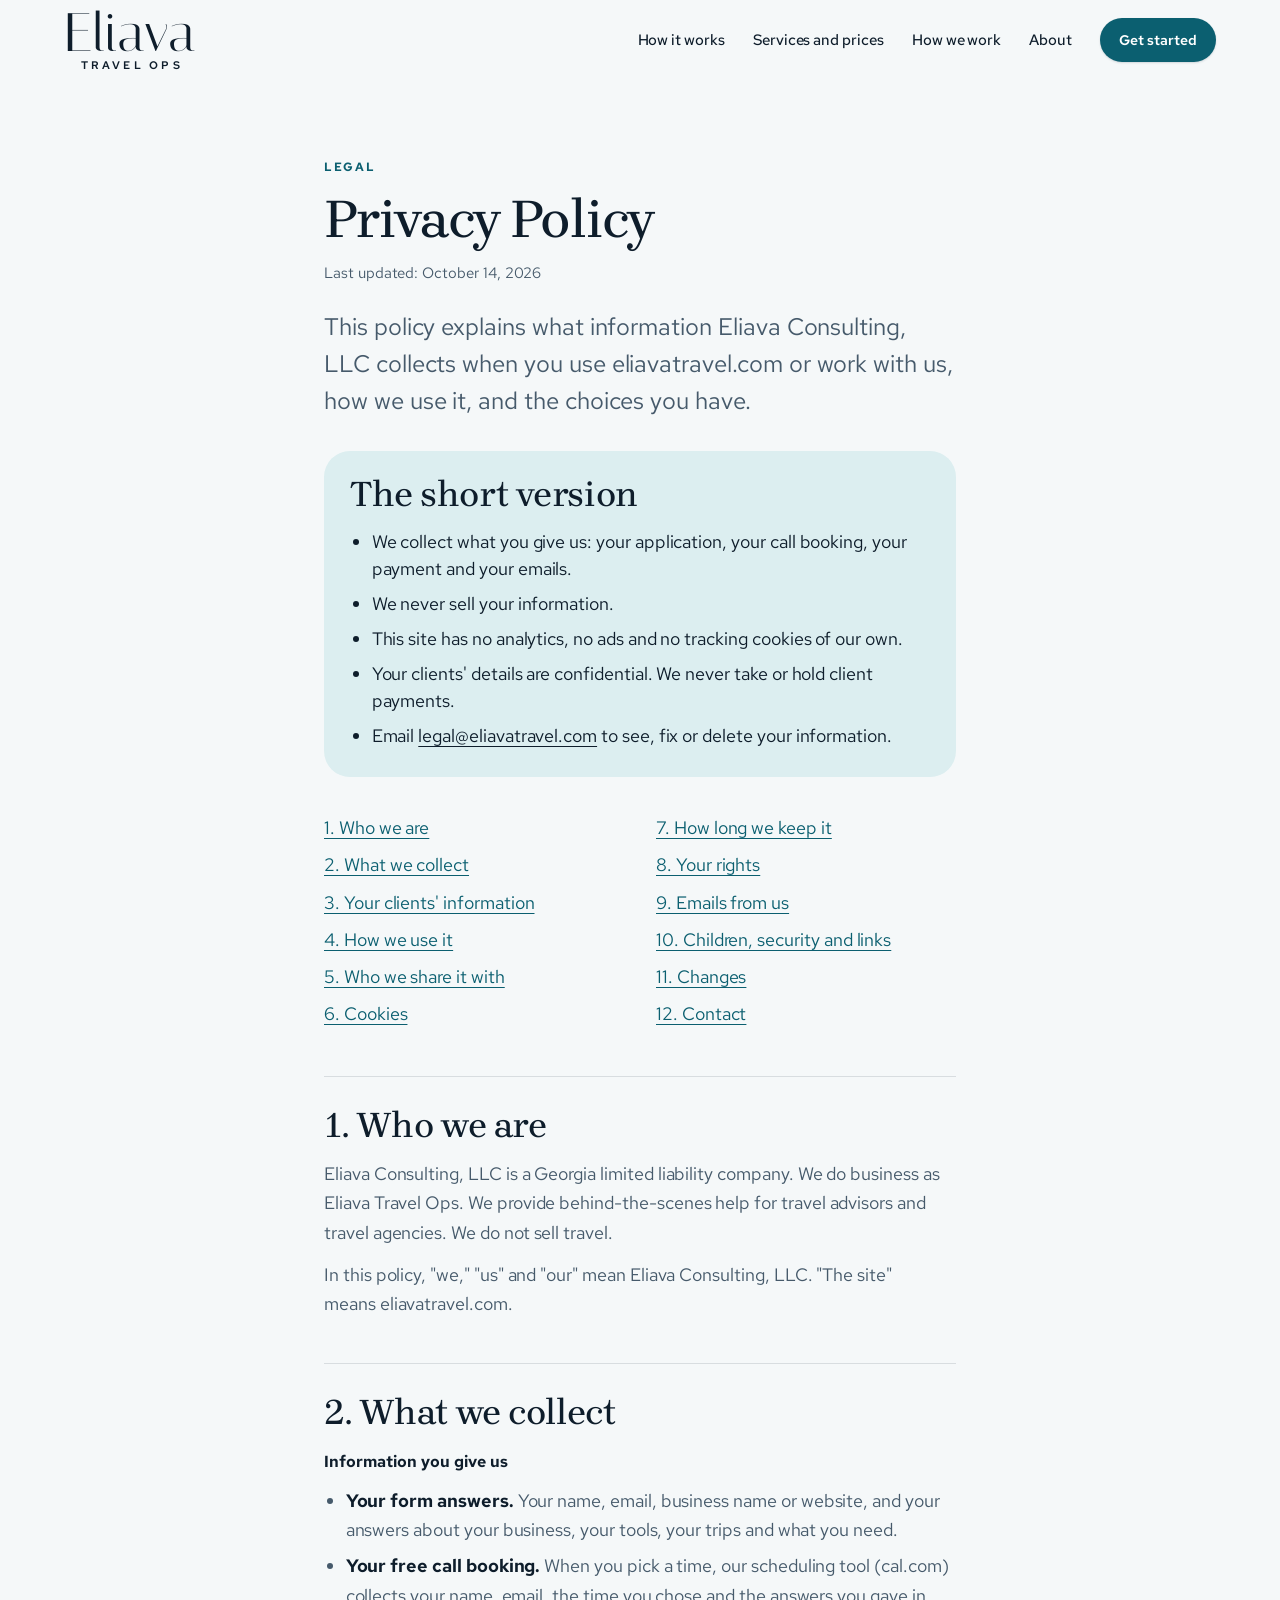
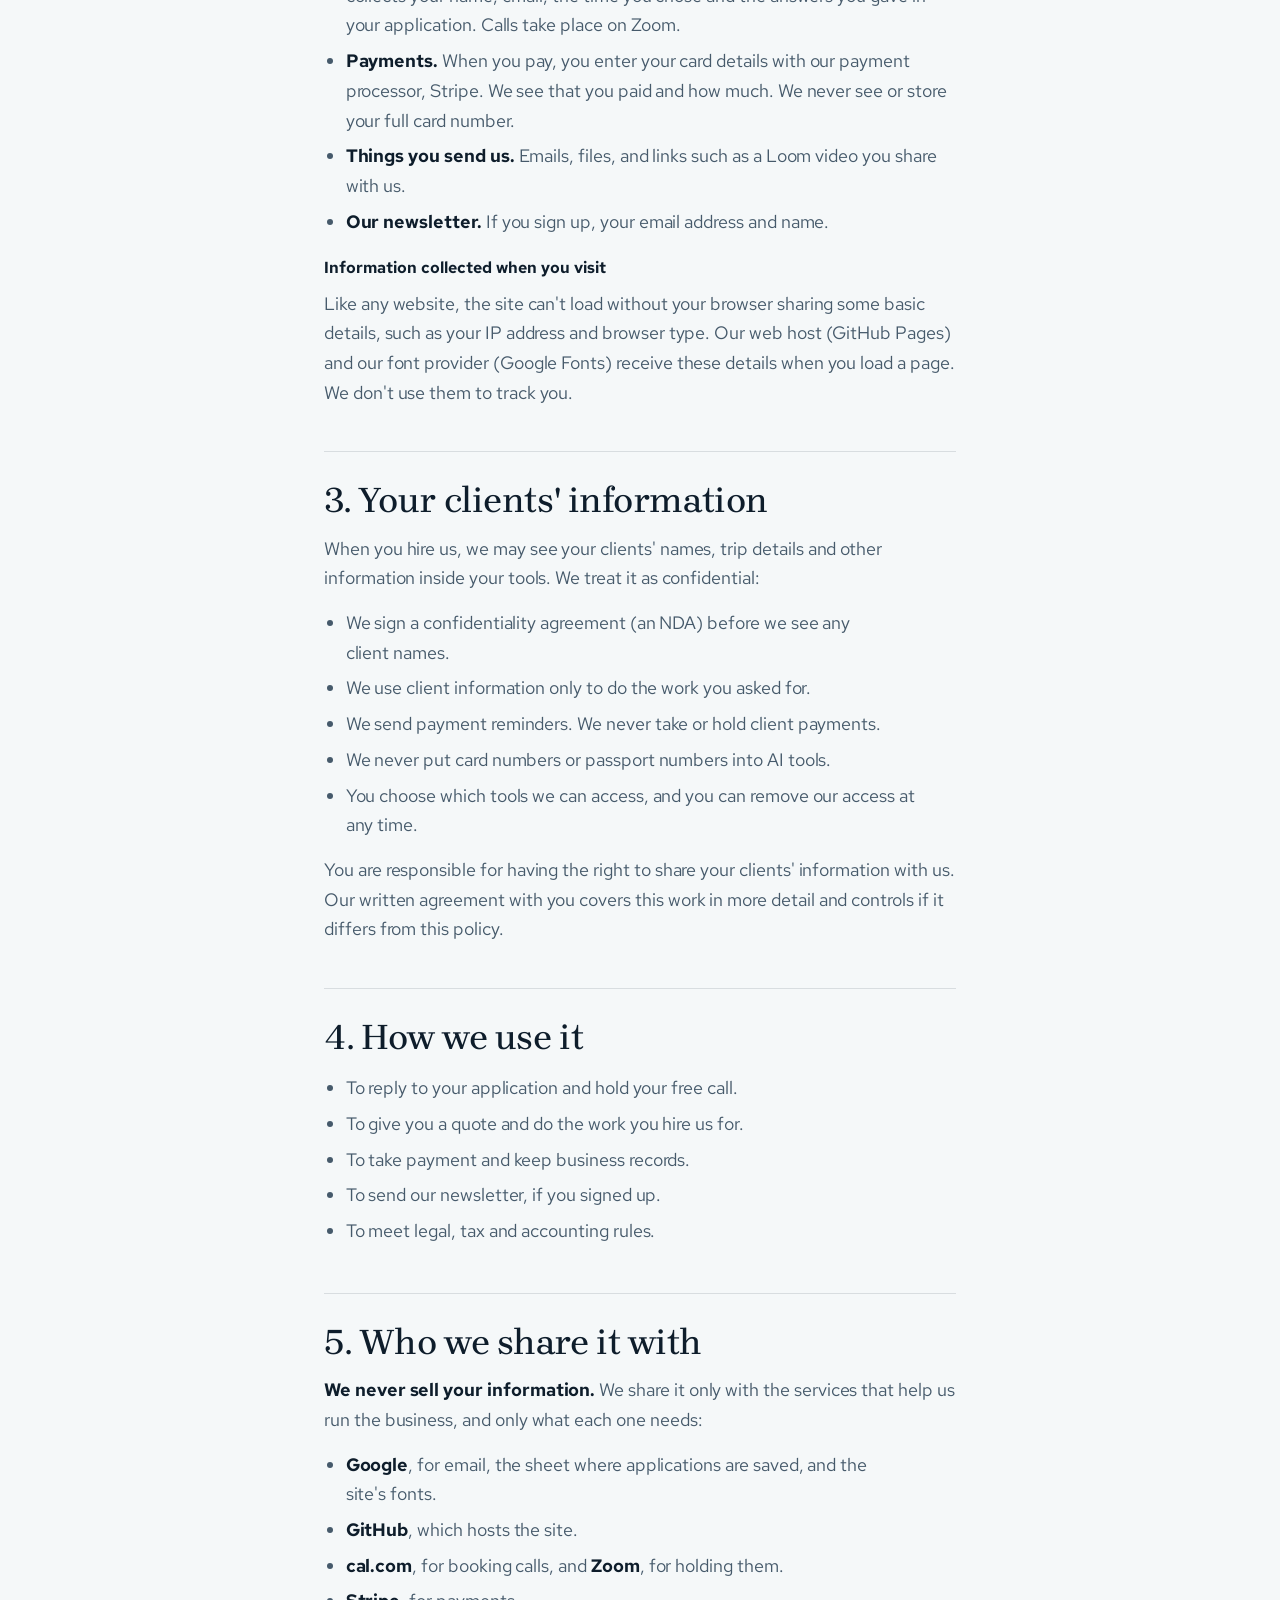
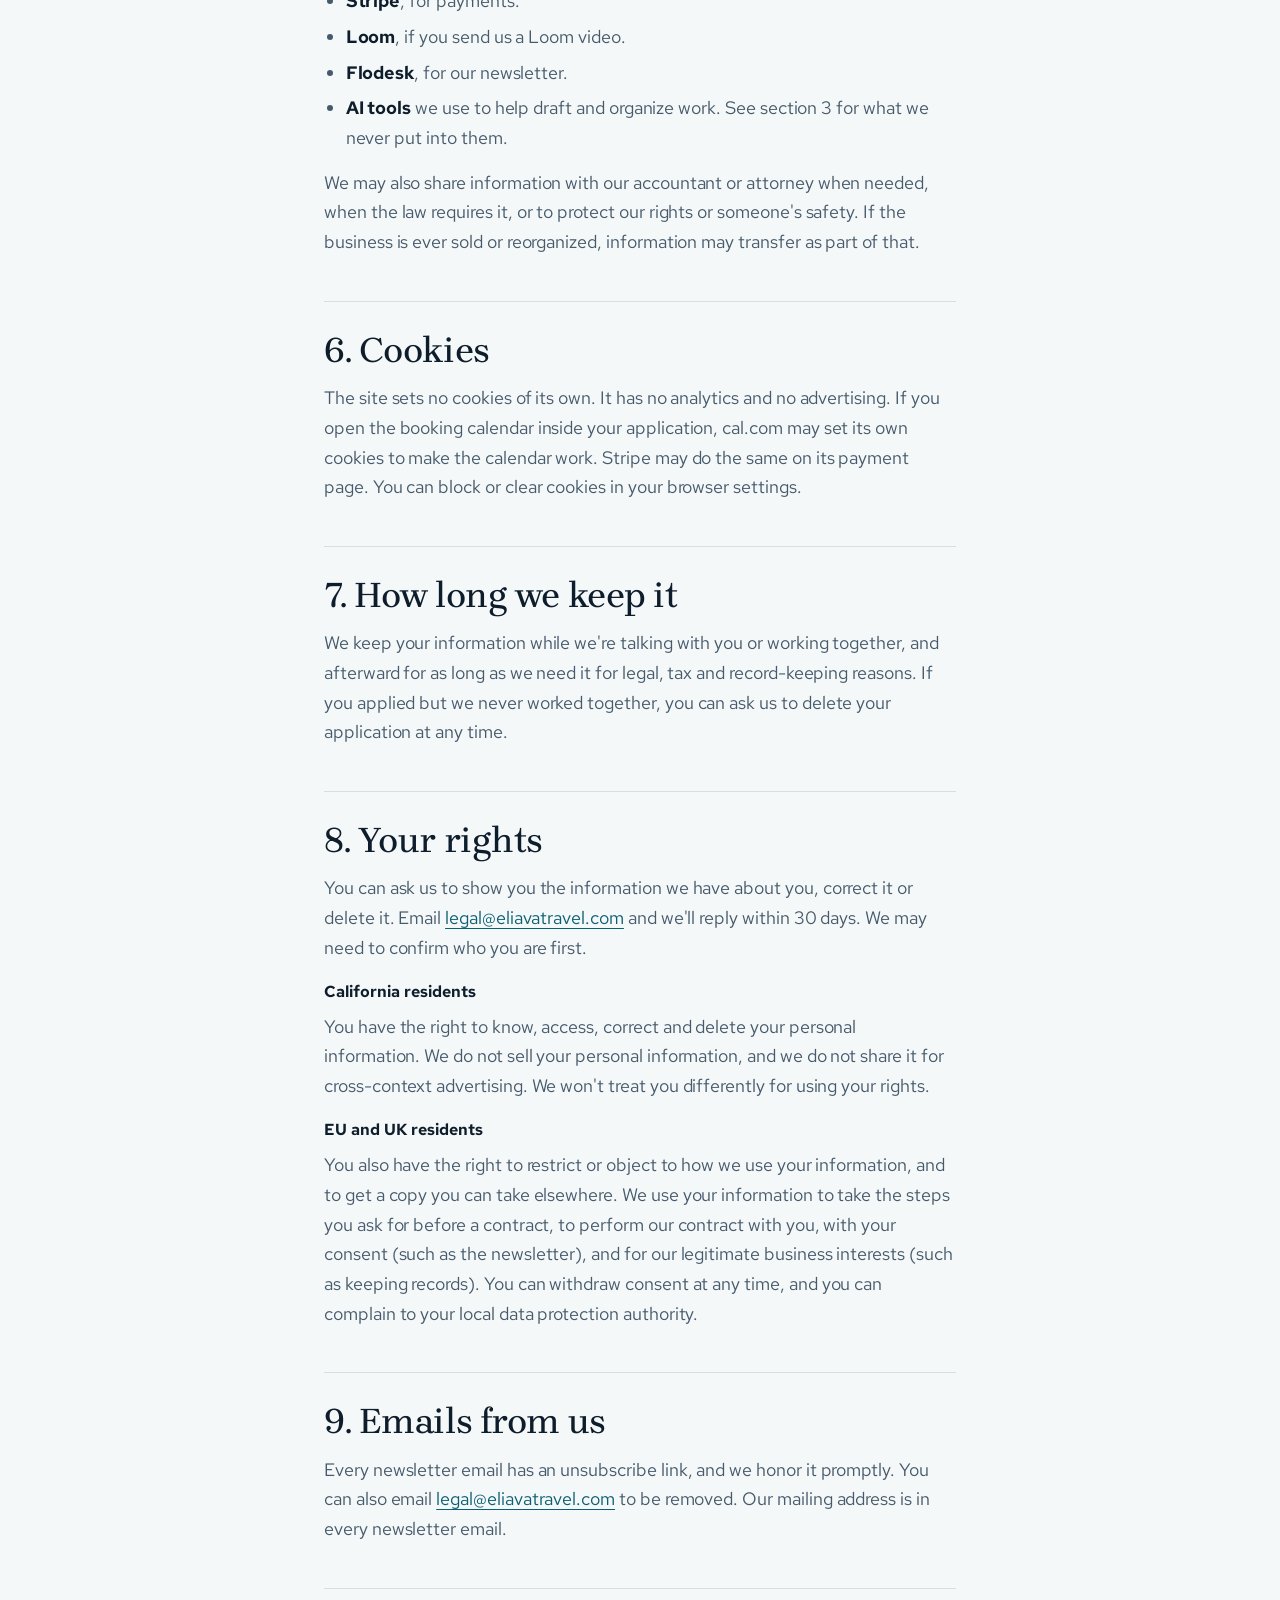
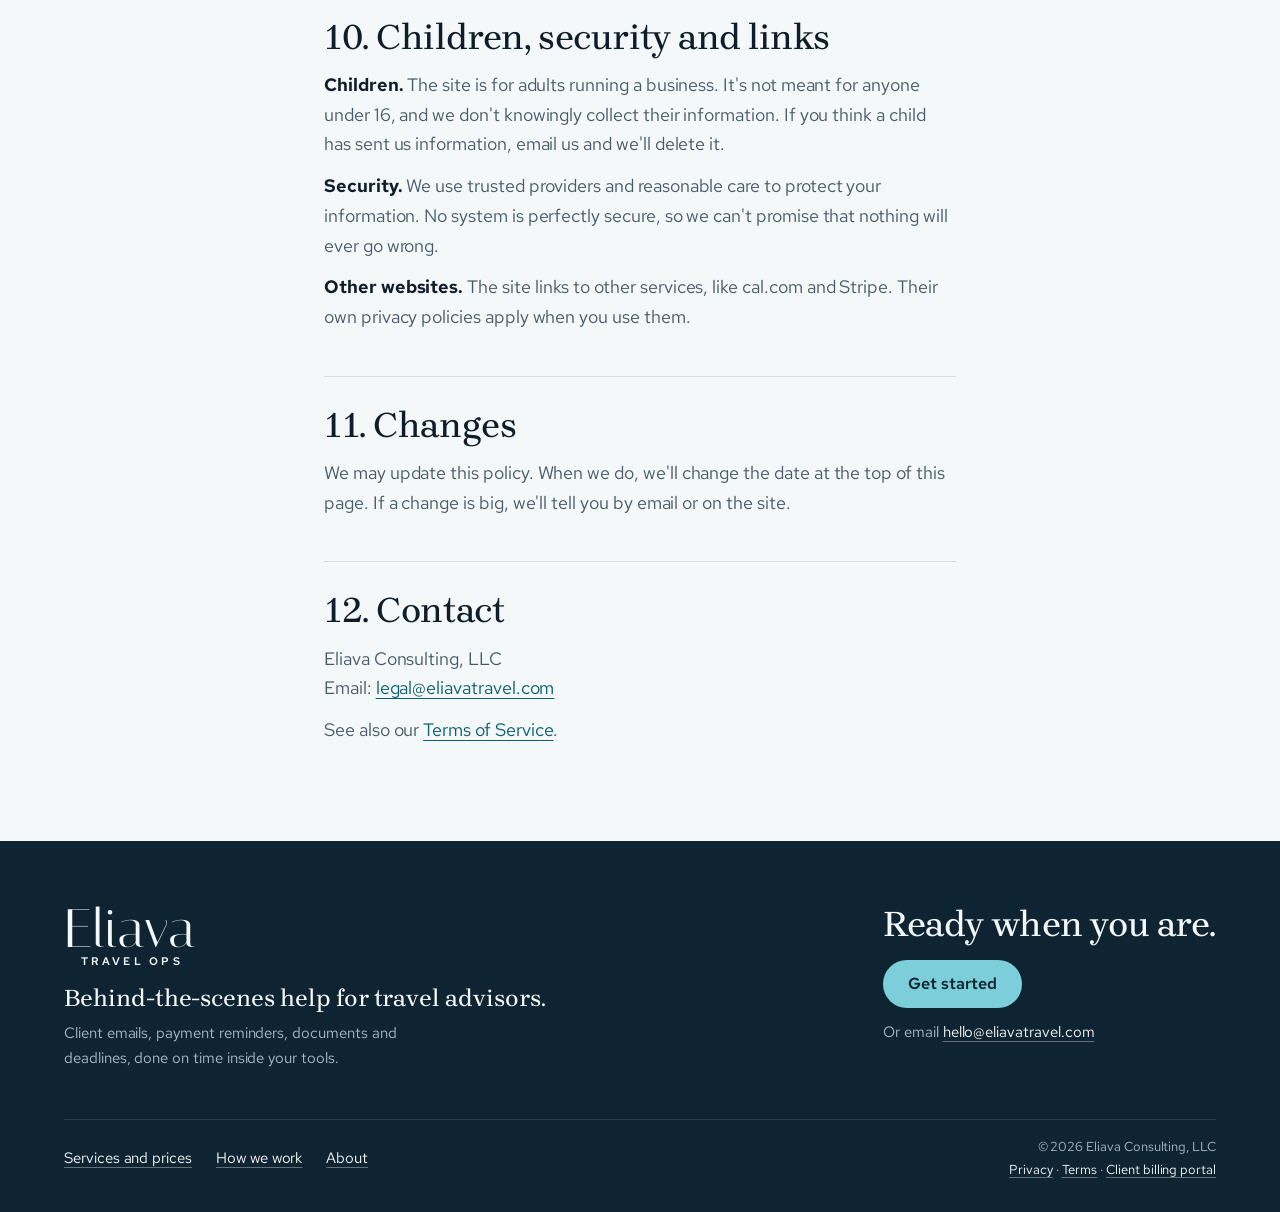
<file: privacy/index.html>
<!doctype html>
<html lang="en">
<head>
<meta charset="utf-8">
<meta name="viewport" content="width=device-width, initial-scale=1">
<script>document.documentElement.classList.add('js')</script>
<link rel="icon" type="image/png" href="/assets/icon.png">
<link rel="apple-touch-icon" href="/assets/icon.png">
<link rel="preconnect" href="https://fonts.googleapis.com">
<link rel="preconnect" href="https://fonts.gstatic.com" crossorigin>
<link href="https://fonts.googleapis.com/css2?family=Italiana&family=Red+Hat+Text:ital,wght@0,400..700;1,400..700&family=Brygada+1918:ital,wght@0,400..700;1,400..700&display=swap" rel="stylesheet">
<link rel="stylesheet" href="/assets/scrollcraft.css">
<link rel="stylesheet" href="/assets/site.css?v=20261014">
<link rel="stylesheet" href="/assets/legal.css">
<script src="/assets/site.js?v=20261014c" defer></script>
<title>Privacy Policy | Eliava</title>
<meta name="description" content="How Eliava Consulting, LLC collects, uses and protects your information. No analytics, no ads, and we never sell your information.">
<link rel="canonical" href="https://eliavatravel.com/privacy/">
<meta property="og:type" content="website">
<meta property="og:url" content="https://eliavatravel.com/privacy/">
<meta property="og:title" content="Privacy Policy | Eliava">
<meta property="og:description" content="How Eliava Consulting, LLC collects, uses and protects your information. No analytics, no ads, and we never sell your information.">
<meta property="og:image" content="https://eliavatravel.com/assets/share.png">
<meta name="twitter:card" content="summary_large_image">
</head>
<body class="page-legal">
<header class="mast">
  <div class="mast-in">
    <a class="skip" href="#main">Skip to content</a>
    <a class="mast-logo" href="/" aria-label="Eliava Travel Ops, home"><span class="mast-lockup" aria-hidden="true"><span class="mast-word">Eliava</span><span class="mast-sub">Travel Ops</span></span></a>
    <nav class="mast-nav" aria-label="Main">
      <button type="button" class="mast-toggle" aria-expanded="false" aria-controls="mast-links"><span class="el-sr">Menu</span><svg class="i-open" viewBox="0 0 24 24" aria-hidden="true"><path d="M4 8h16M4 16h16" fill="none" stroke="currentColor" stroke-width="1.8" stroke-linecap="round"/></svg><svg class="i-close" viewBox="0 0 24 24" aria-hidden="true"><path d="M6 6l12 12M18 6L6 18" fill="none" stroke="currentColor" stroke-width="1.8" stroke-linecap="round"/></svg></button>
      <ul class="mast-links" id="mast-links">
        <li><a href="/#start">How it works</a></li>
        <li><a href="/services/">Services and prices</a></li>
        <li><a href="/working-agreement/">How we work</a></li>
        <li><a href="/#about">About</a></li>
      </ul>
      <a class="btn btn--sm" href="/get-started/" data-apply>Get started</a>
    </nav>
  </div>
</header>

<main id="main">
  <section class="lg" aria-labelledby="lg-title">
    <div class="el-wrap lg-in">
      <p class="el-kicker">Legal</p>
      <h1 class="lg-title" id="lg-title">Privacy Policy</h1>
      <p class="lg-date">Last updated: October 14, 2026</p>
      <p class="lg-lede">This policy explains what information Eliava Consulting, LLC collects when you use eliavatravel.com or work with us, how we use it, and the choices you have.</p>

      <div class="lg-short">
        <h2>The short version</h2>
        <ul>
          <li>We collect what you give us: your application, your call booking, your payment and your emails.</li>
          <li>We never sell your information.</li>
          <li>This site has no analytics, no ads and no tracking cookies of our own.</li>
          <li>Your clients' details are confidential. We never take or hold client payments.</li>
          <li>Email <a href="mailto:legal@eliavatravel.com">legal@eliavatravel.com</a> to see, fix or delete your information.</li>
        </ul>
      </div>

      <ol class="lg-toc" aria-label="On this page">
        <li><a href="#who">1. Who we are</a></li>
        <li><a href="#collect">2. What we collect</a></li>
        <li><a href="#clients">3. Your clients' information</a></li>
        <li><a href="#use">4. How we use it</a></li>
        <li><a href="#share">5. Who we share it with</a></li>
        <li><a href="#cookies">6. Cookies</a></li>
        <li><a href="#keep">7. How long we keep it</a></li>
        <li><a href="#rights">8. Your rights</a></li>
        <li><a href="#email">9. Emails from us</a></li>
        <li><a href="#other">10. Children, security and links</a></li>
        <li><a href="#changes">11. Changes</a></li>
        <li><a href="#contact">12. Contact</a></li>
      </ol>

      <div class="lg-body">
        <section id="who">
          <h2>1. Who we are</h2>
          <p>Eliava Consulting, LLC is a Georgia limited liability company. We do business as Eliava Travel Ops. We provide behind-the-scenes help for travel advisors and travel agencies. We do not sell travel.</p>
          <p>In this policy, "we," "us" and "our" mean Eliava Consulting, LLC. "The site" means eliavatravel.com.</p>
        </section>

        <section id="collect">
          <h2>2. What we collect</h2>
          <h3>Information you give us</h3>
          <ul>
            <li><strong>Your form answers.</strong> Your name, email, business name or website, and your answers about your business, your tools, your trips and what you need.</li>
            <li><strong>Your free call booking.</strong> When you pick a time, our scheduling tool (cal.com) collects your name, email, the time you chose and the answers you gave in your application. Calls take place on Zoom.</li>
            <li><strong>Payments.</strong> When you pay, you enter your card details with our payment processor, Stripe. We see that you paid and how much. We never see or store your full card number.</li>
            <li><strong>Things you send us.</strong> Emails, files, and links such as a Loom video you share with us.</li>
            <li><strong>Our newsletter.</strong> If you sign up, your email address and name.</li>
          </ul>
          <h3>Information collected when you visit</h3>
          <p>Like any website, the site can't load without your browser sharing some basic details, such as your IP address and browser type. Our web host (GitHub Pages) and our font provider (Google Fonts) receive these details when you load a page. We don't use them to track you.</p>
        </section>

        <section id="clients">
          <h2>3. Your clients' information</h2>
          <p>When you hire us, we may see your clients' names, trip details and other information inside your tools. We treat it as confidential:</p>
          <ul>
            <li>We sign a confidentiality agreement (an NDA) before we see any client names.</li>
            <li>We use client information only to do the work you asked for.</li>
            <li>We send payment reminders. We never take or hold client payments.</li>
            <li>We never put card numbers or passport numbers into AI tools.</li>
            <li>You choose which tools we can access, and you can remove our access at any time.</li>
          </ul>
          <p>You are responsible for having the right to share your clients' information with us. Our written agreement with you covers this work in more detail and controls if it differs from this policy.</p>
        </section>

        <section id="use">
          <h2>4. How we use it</h2>
          <ul>
            <li>To reply to your application and hold your free call.</li>
            <li>To give you a quote and do the work you hire us for.</li>
            <li>To take payment and keep business records.</li>
            <li>To send our newsletter, if you signed up.</li>
            <li>To meet legal, tax and accounting rules.</li>
          </ul>
        </section>

        <section id="share">
          <h2>5. Who we share it with</h2>
          <p><strong>We never sell your information.</strong> We share it only with the services that help us run the business, and only what each one needs:</p>
          <ul>
            <li><strong>Google</strong>, for email, the sheet where applications are saved, and the site's fonts.</li>
            <li><strong>GitHub</strong>, which hosts the site.</li>
            <li><strong>cal.com</strong>, for booking calls, and <strong>Zoom</strong>, for holding them.</li>
            <li><strong>Stripe</strong>, for payments.</li>
            <li><strong>Loom</strong>, if you send us a Loom video.</li>
            <li><strong>Flodesk</strong>, for our newsletter.</li>
            <li><strong>AI tools</strong> we use to help draft and organize work. See section 3 for what we never put into them.</li>
          </ul>
          <p>We may also share information with our accountant or attorney when needed, when the law requires it, or to protect our rights or someone's safety. If the business is ever sold or reorganized, information may transfer as part of that.</p>
        </section>

        <section id="cookies">
          <h2>6. Cookies</h2>
          <p>The site sets no cookies of its own. It has no analytics and no advertising. If you open the booking calendar inside your application, cal.com may set its own cookies to make the calendar work. Stripe may do the same on its payment page. You can block or clear cookies in your browser settings.</p>
        </section>

        <section id="keep">
          <h2>7. How long we keep it</h2>
          <p>We keep your information while we're talking with you or working together, and afterward for as long as we need it for legal, tax and record-keeping reasons. If you applied but we never worked together, you can ask us to delete your application at any time.</p>
        </section>

        <section id="rights">
          <h2>8. Your rights</h2>
          <p>You can ask us to show you the information we have about you, correct it or delete it. Email <a href="mailto:legal@eliavatravel.com">legal@eliavatravel.com</a> and we'll reply within 30 days. We may need to confirm who you are first.</p>
          <h3>California residents</h3>
          <p>You have the right to know, access, correct and delete your personal information. We do not sell your personal information, and we do not share it for cross-context advertising. We won't treat you differently for using your rights.</p>
          <h3>EU and UK residents</h3>
          <p>You also have the right to restrict or object to how we use your information, and to get a copy you can take elsewhere. We use your information to take the steps you ask for before a contract, to perform our contract with you, with your consent (such as the newsletter), and for our legitimate business interests (such as keeping records). You can withdraw consent at any time, and you can complain to your local data protection authority.</p>
        </section>

        <section id="email">
          <h2>9. Emails from us</h2>
          <p>Every newsletter email has an unsubscribe link, and we honor it promptly. You can also email <a href="mailto:legal@eliavatravel.com">legal@eliavatravel.com</a> to be removed. Our mailing address is in every newsletter email.</p>
        </section>

        <section id="other">
          <h2>10. Children, security and links</h2>
          <p><strong>Children.</strong> The site is for adults running a business. It's not meant for anyone under 16, and we don't knowingly collect their information. If you think a child has sent us information, email us and we'll delete it.</p>
          <p><strong>Security.</strong> We use trusted providers and reasonable care to protect your information. No system is perfectly secure, so we can't promise that nothing will ever go wrong.</p>
          <p><strong>Other websites.</strong> The site links to other services, like cal.com and Stripe. Their own privacy policies apply when you use them.</p>
        </section>

        <section id="changes">
          <h2>11. Changes</h2>
          <p>We may update this policy. When we do, we'll change the date at the top of this page. If a change is big, we'll tell you by email or on the site.</p>
        </section>

        <section id="contact">
          <h2>12. Contact</h2>
          <p>Eliava Consulting, LLC<br>Email: <a href="mailto:legal@eliavatravel.com">legal@eliavatravel.com</a></p>
          <p>See also our <a href="/terms/">Terms of Service</a>.</p>
        </section>
      </div>
    </div>
  </section>
</main>

<footer class="foot">
  <div class="foot-in">
    <div class="foot-brand">
      <a class="foot-logo" href="/" aria-label="Eliava Travel Ops, home"><span class="mast-lockup" aria-hidden="true"><span class="mast-word">Eliava</span><span class="mast-sub">Travel Ops</span></span></a>
      <p class="foot-what">Behind-the-scenes help for travel advisors.</p>
      <p>Client emails, payment reminders, documents and deadlines, done on time inside your tools.</p>
    </div>
    <div class="foot-cta">
      <p class="foot-ready">Ready when you are.</p>
      <a class="btn" href="/get-started/" data-apply>Get started</a>
      <p class="foot-mail">Or email <a href="mailto:hello@eliavatravel.com">hello@eliavatravel.com</a></p>
    </div>
    <div class="foot-bar">
      <nav class="foot-nav" aria-label="Footer">
        <ul>
          <li><a href="/services/">Services and prices</a></li>
          <li><a href="/working-agreement/">How we work</a></li>
        <li><a href="/#about">About</a></li>
        </ul>
      </nav>
      <div class="foot-legal">
        <p>&copy; 2026 Eliava Consulting, LLC</p>
        <p><a href="/privacy/">Privacy</a> &middot; <a href="/terms/">Terms</a> &middot; <a href="https://billing.stripe.com/p/login/eVq3cw1K91OXcVY1no1gs00" rel="noopener">Client billing portal</a></p>
      </div>
    </div>
  </div>
</footer>


</body>
</html>
</file>
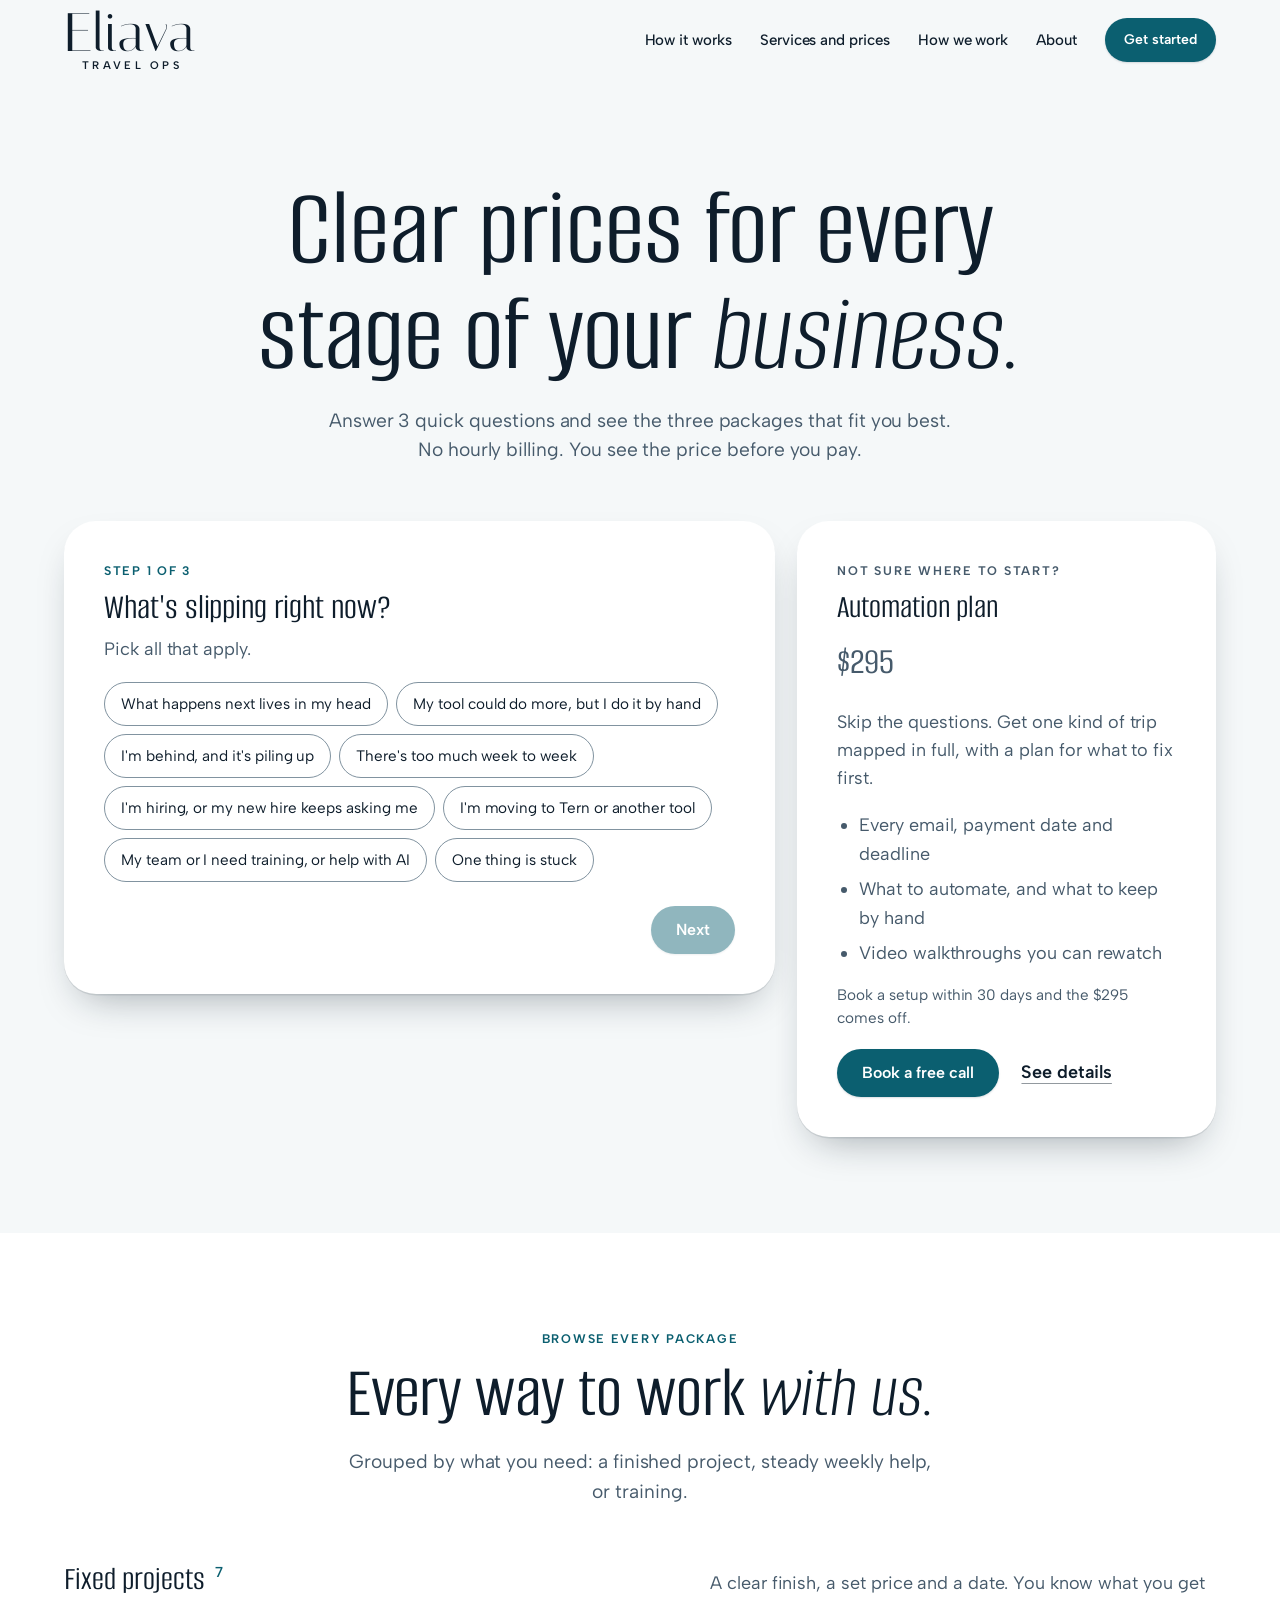
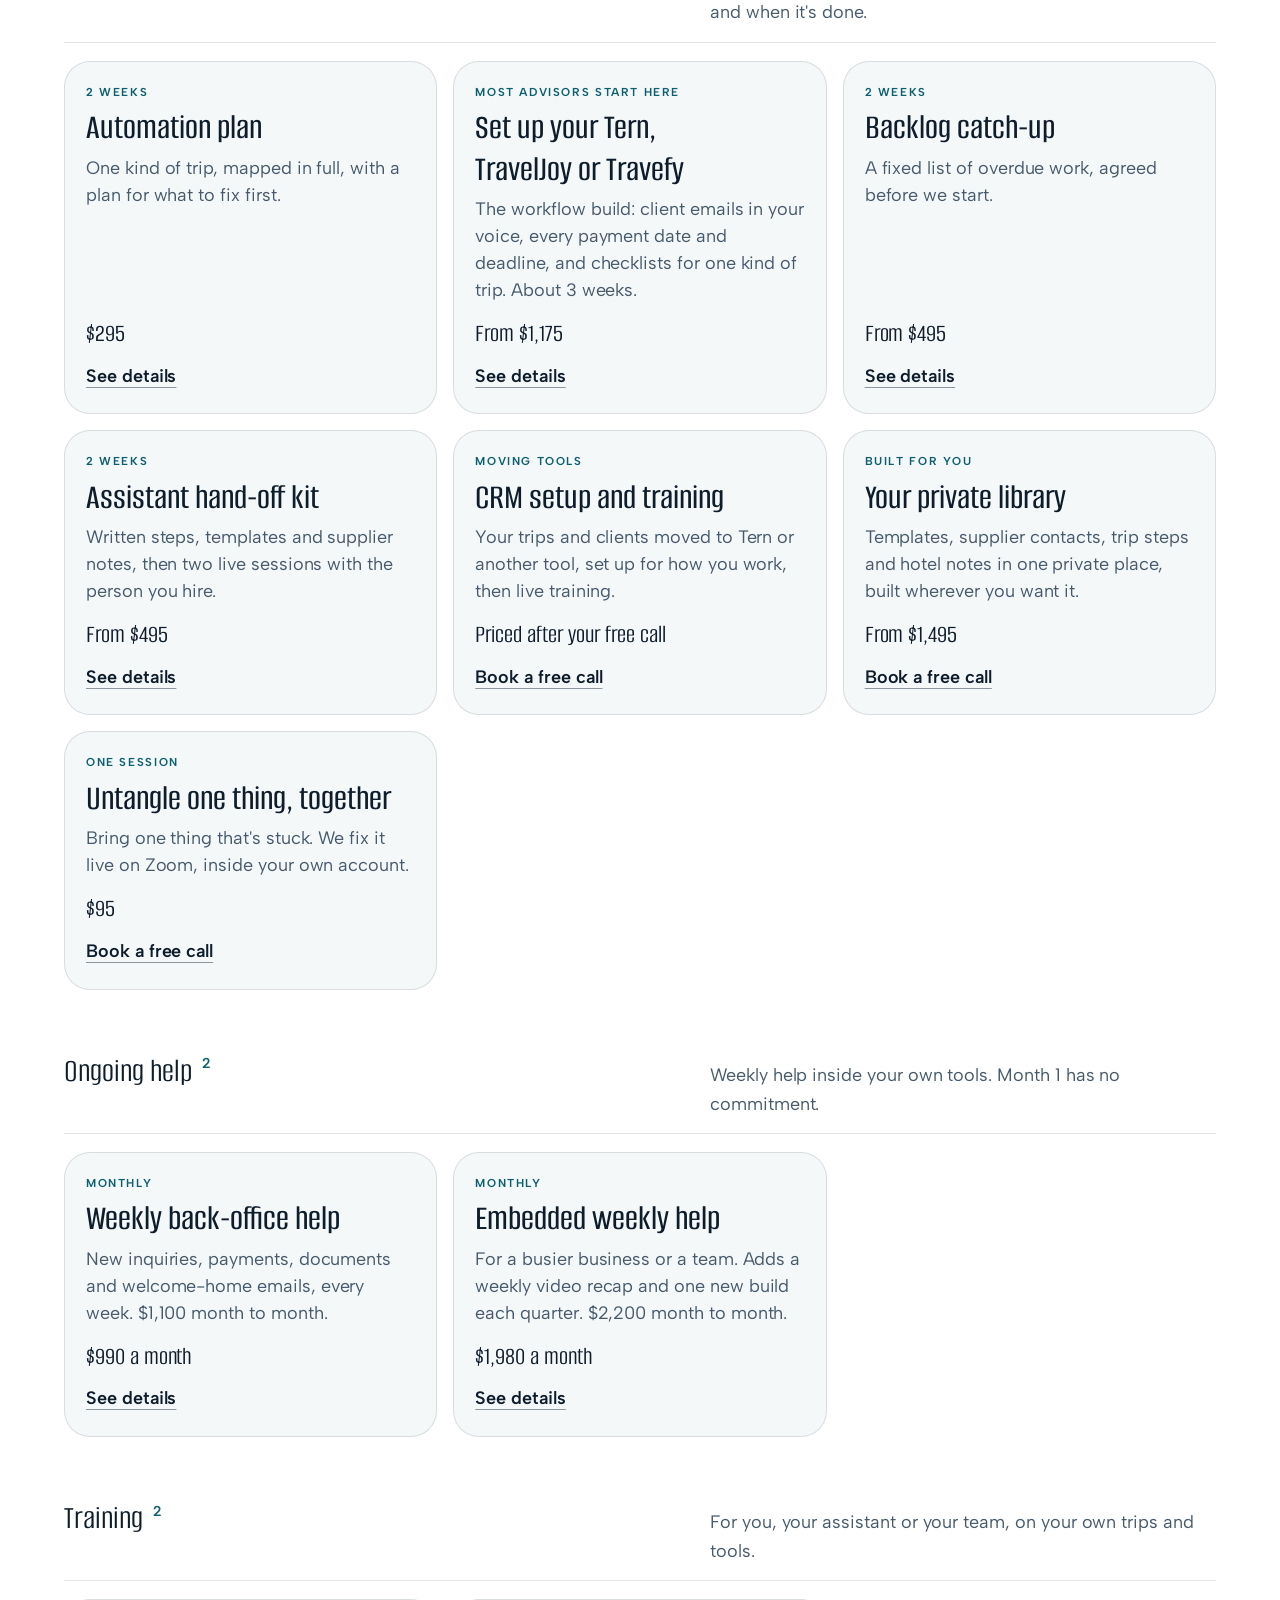
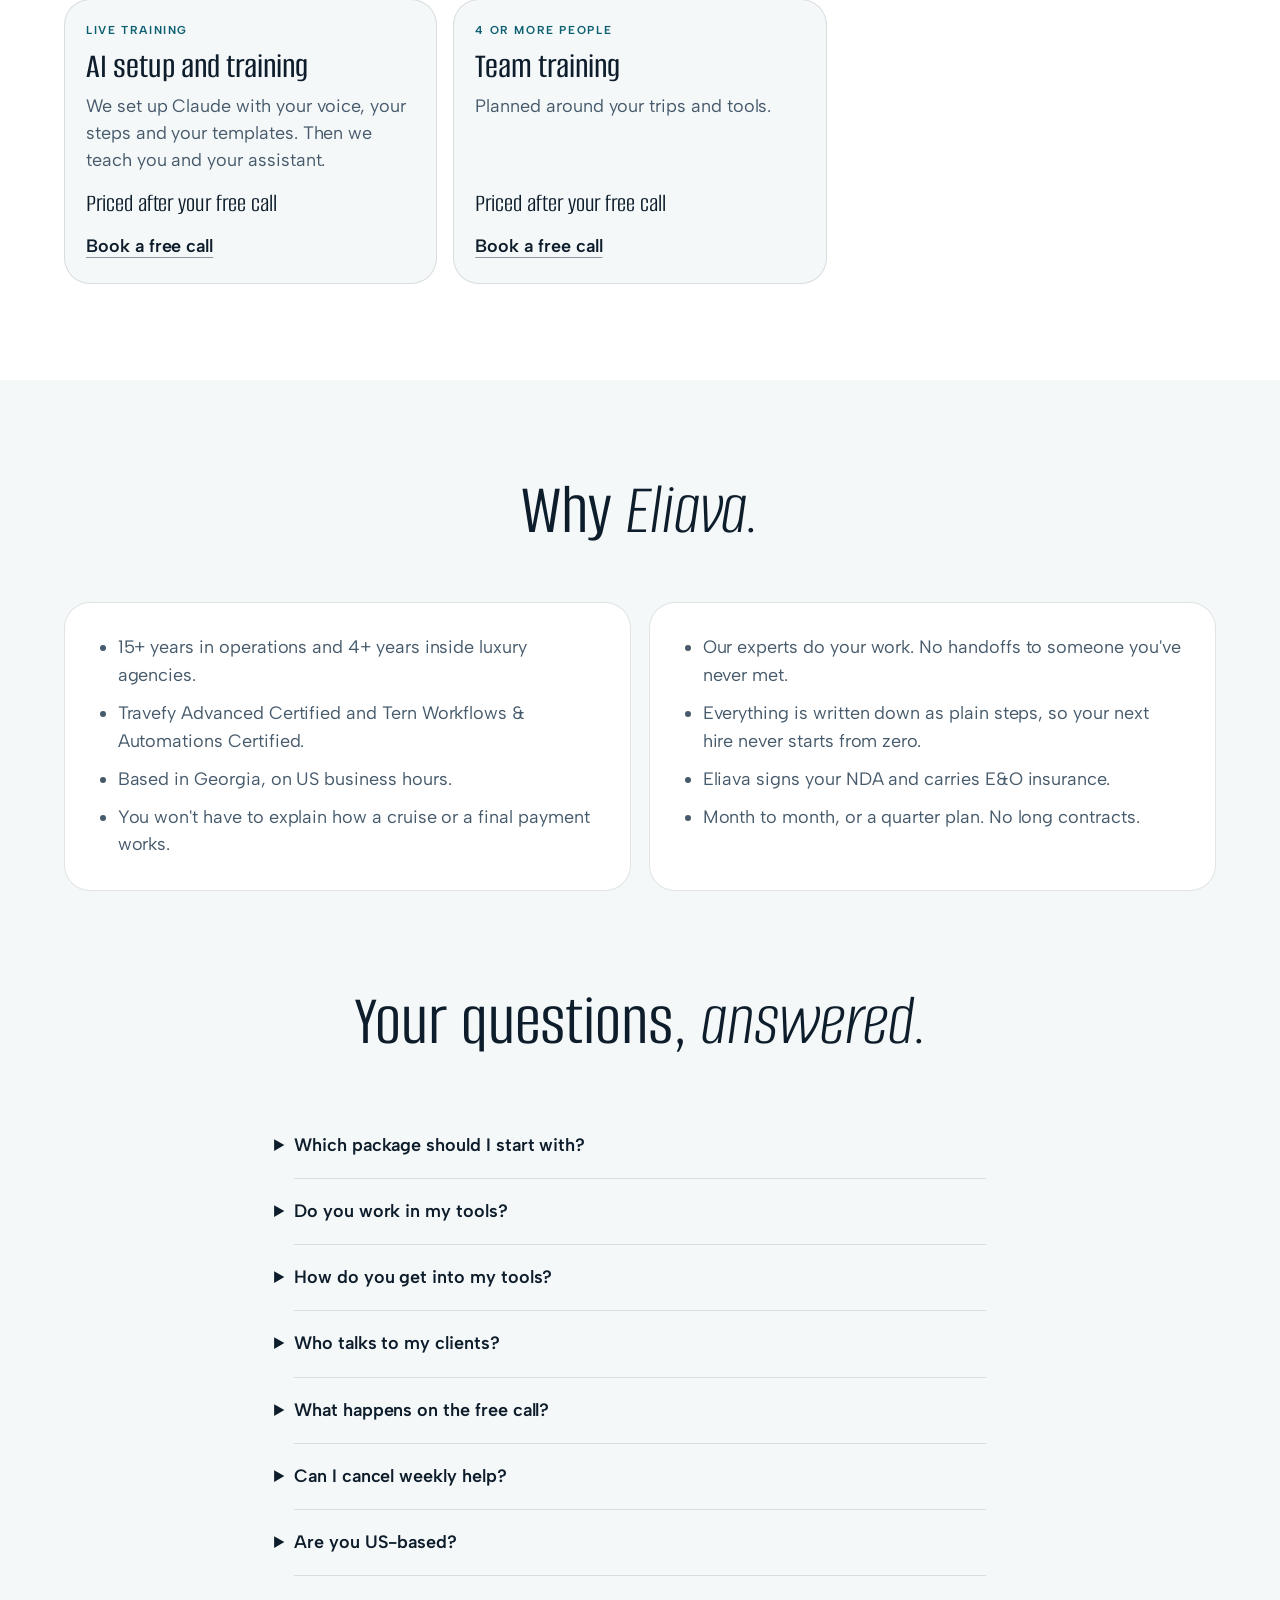
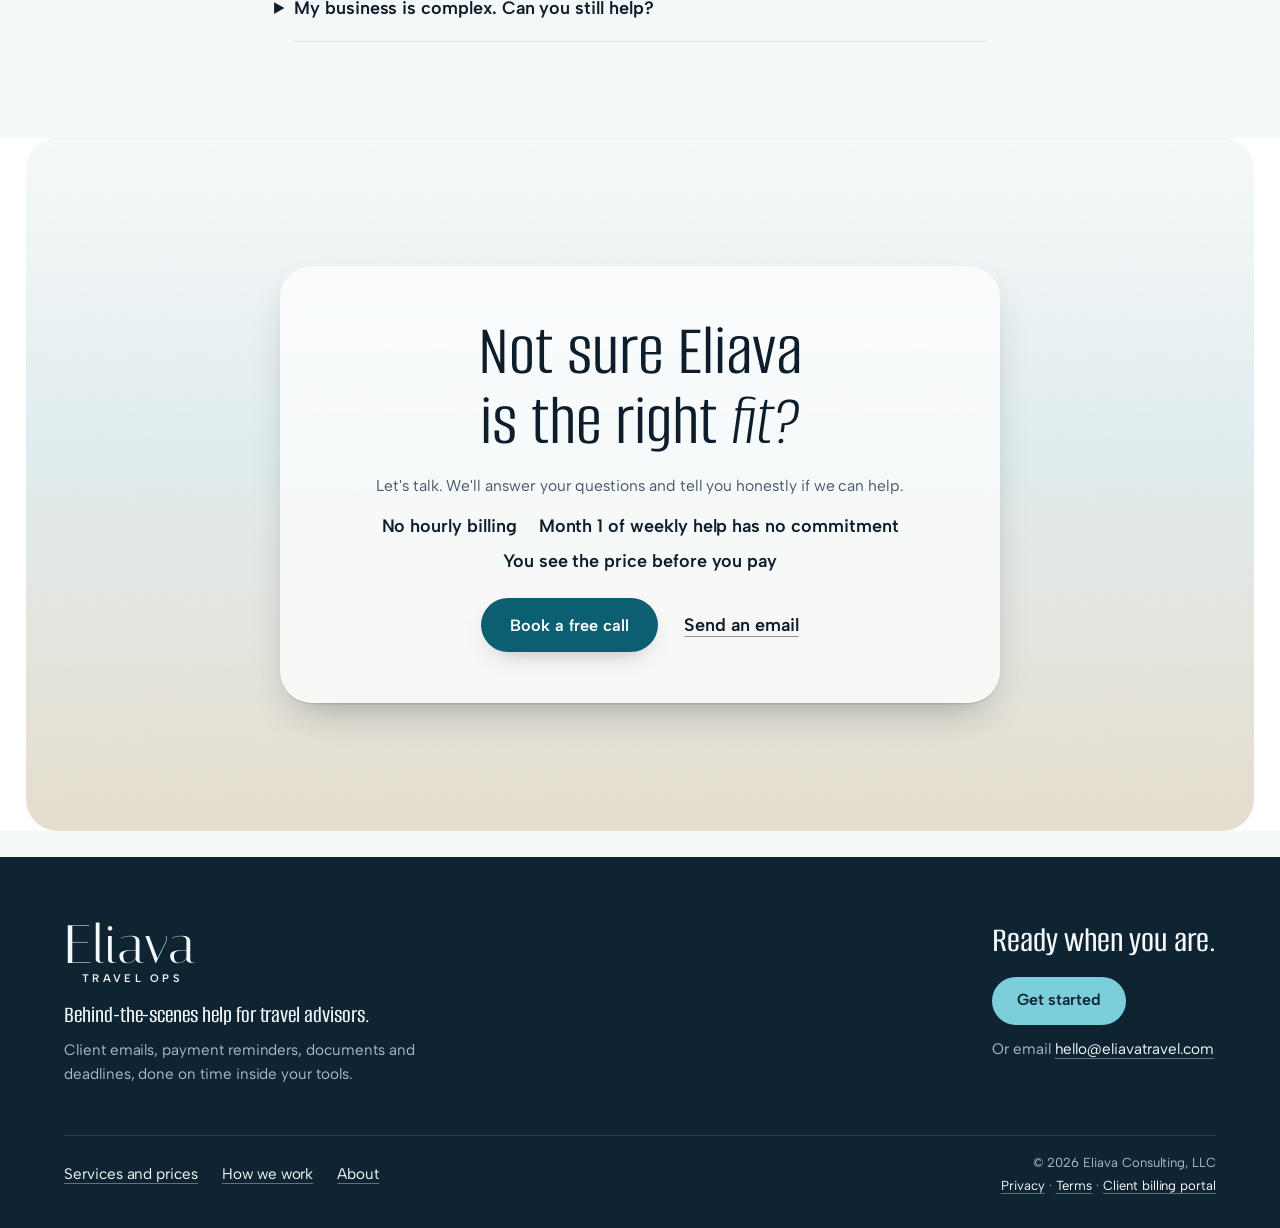
<file: samples/index.html>
<!doctype html>
<html lang="en">
<head>
<meta charset="utf-8">
<meta name="viewport" content="width=device-width, initial-scale=1">
<title>Services and prices | Eliava Travel Ops</title>
<meta name="robots" content="noindex">
<link rel="canonical" href="https://eliavatravel.com/services/">
<meta http-equiv="refresh" content="0; url=/services/">
<script>location.replace('/services/');</script>
</head>
<body>
<p>This page moved. <a href="/services/">See services and prices</a>.</p>
</body>
</html>
</file>
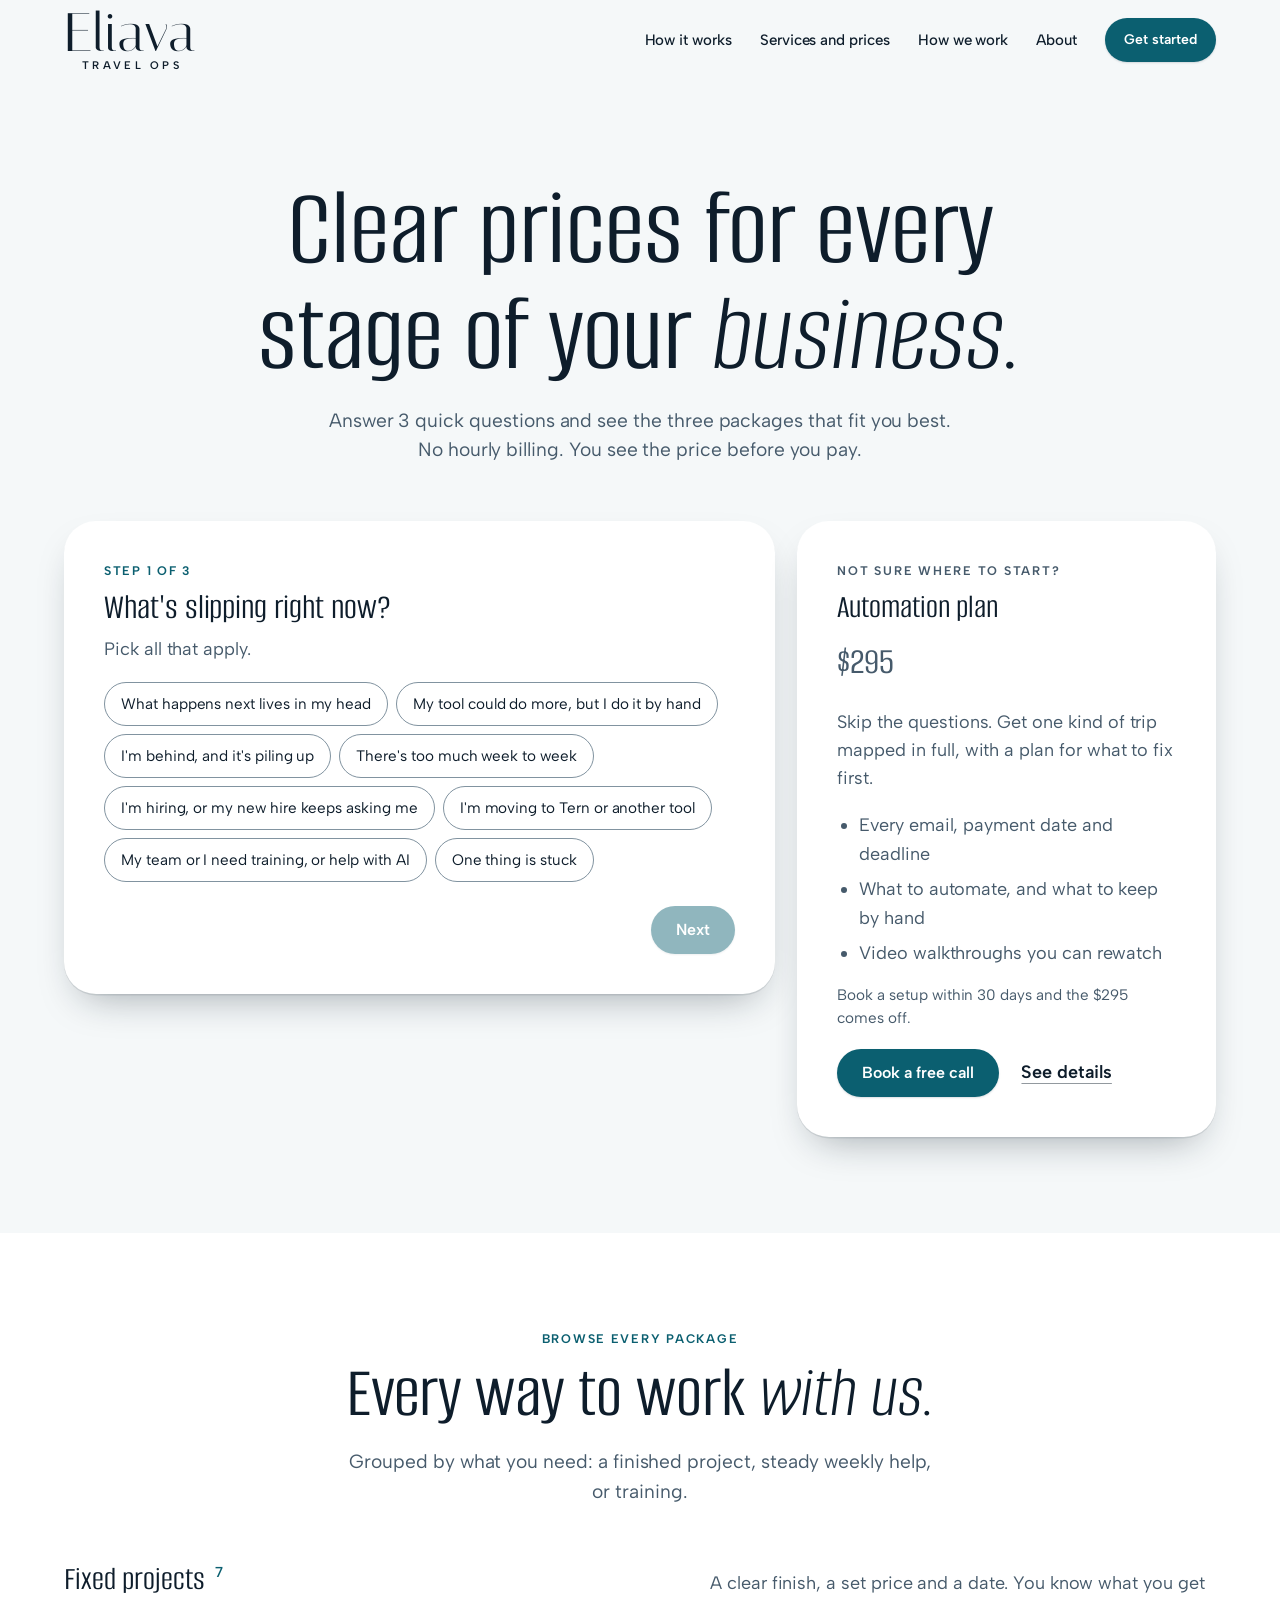
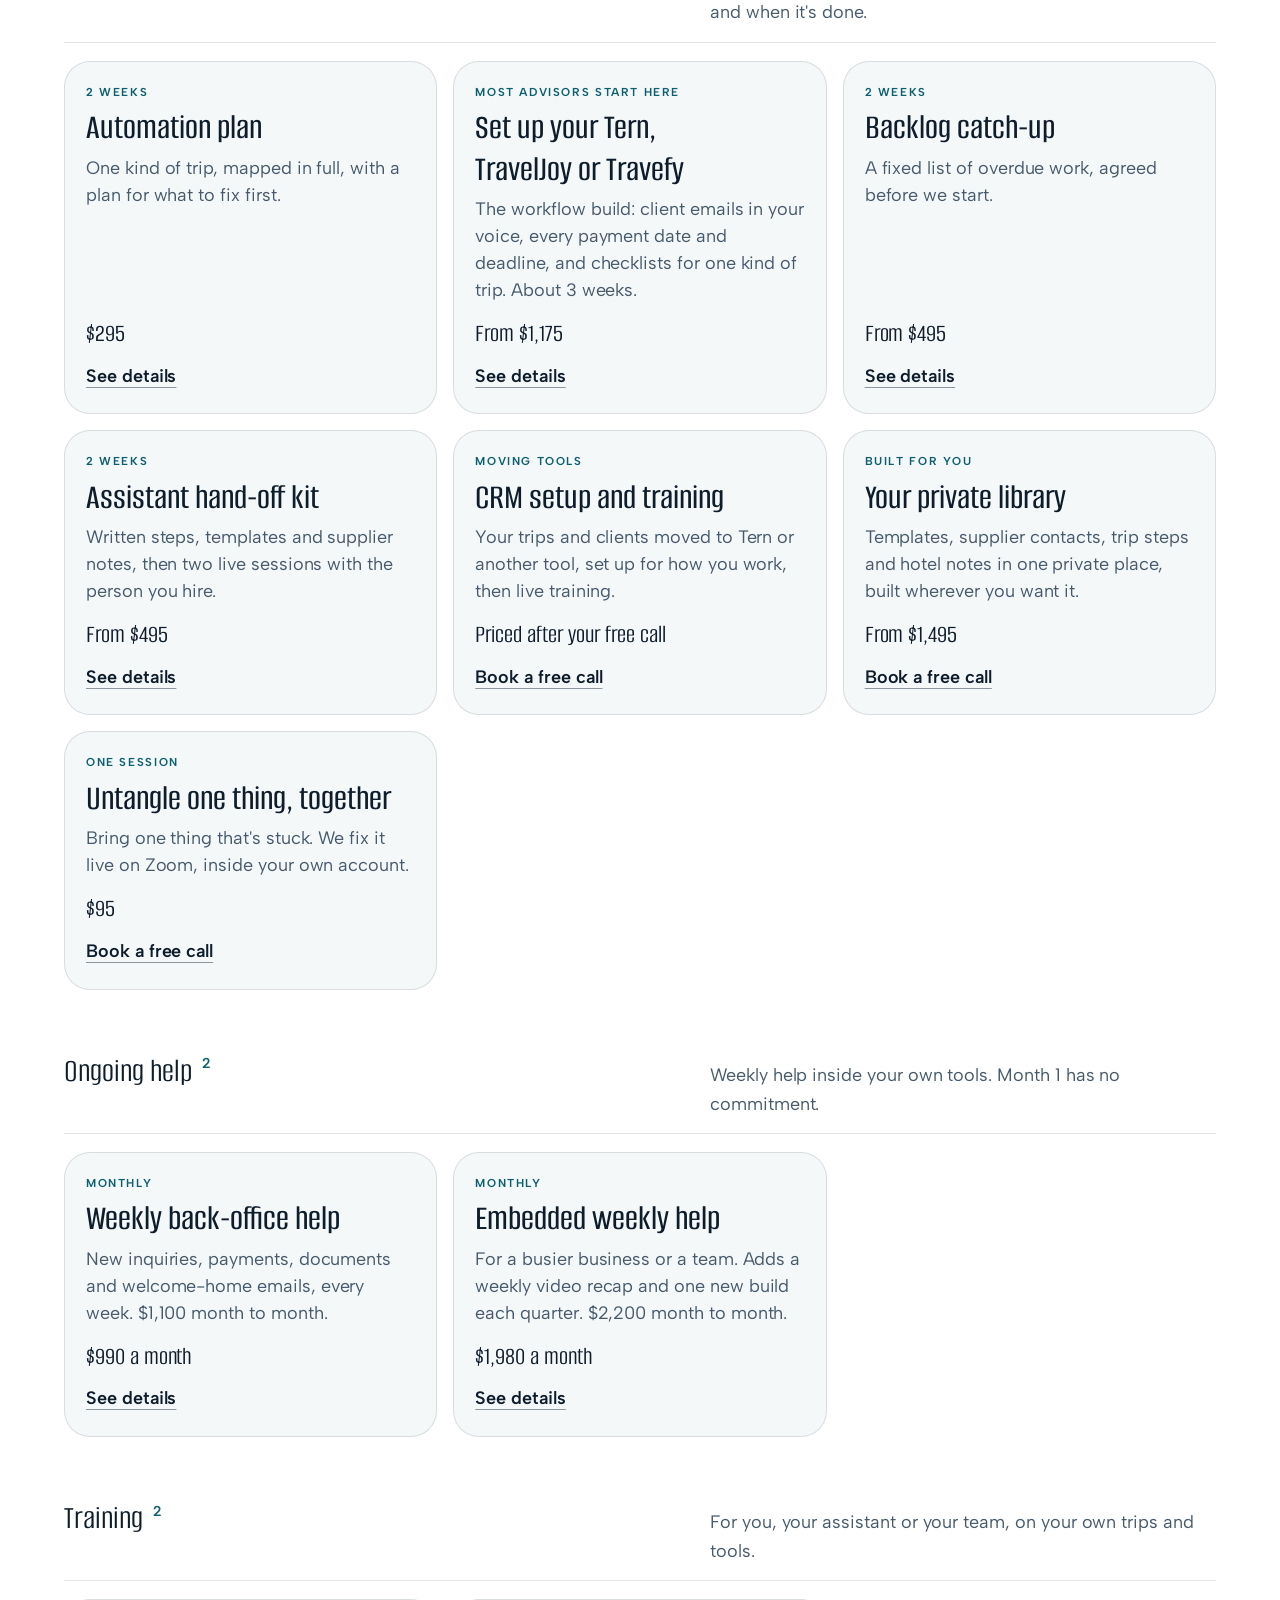
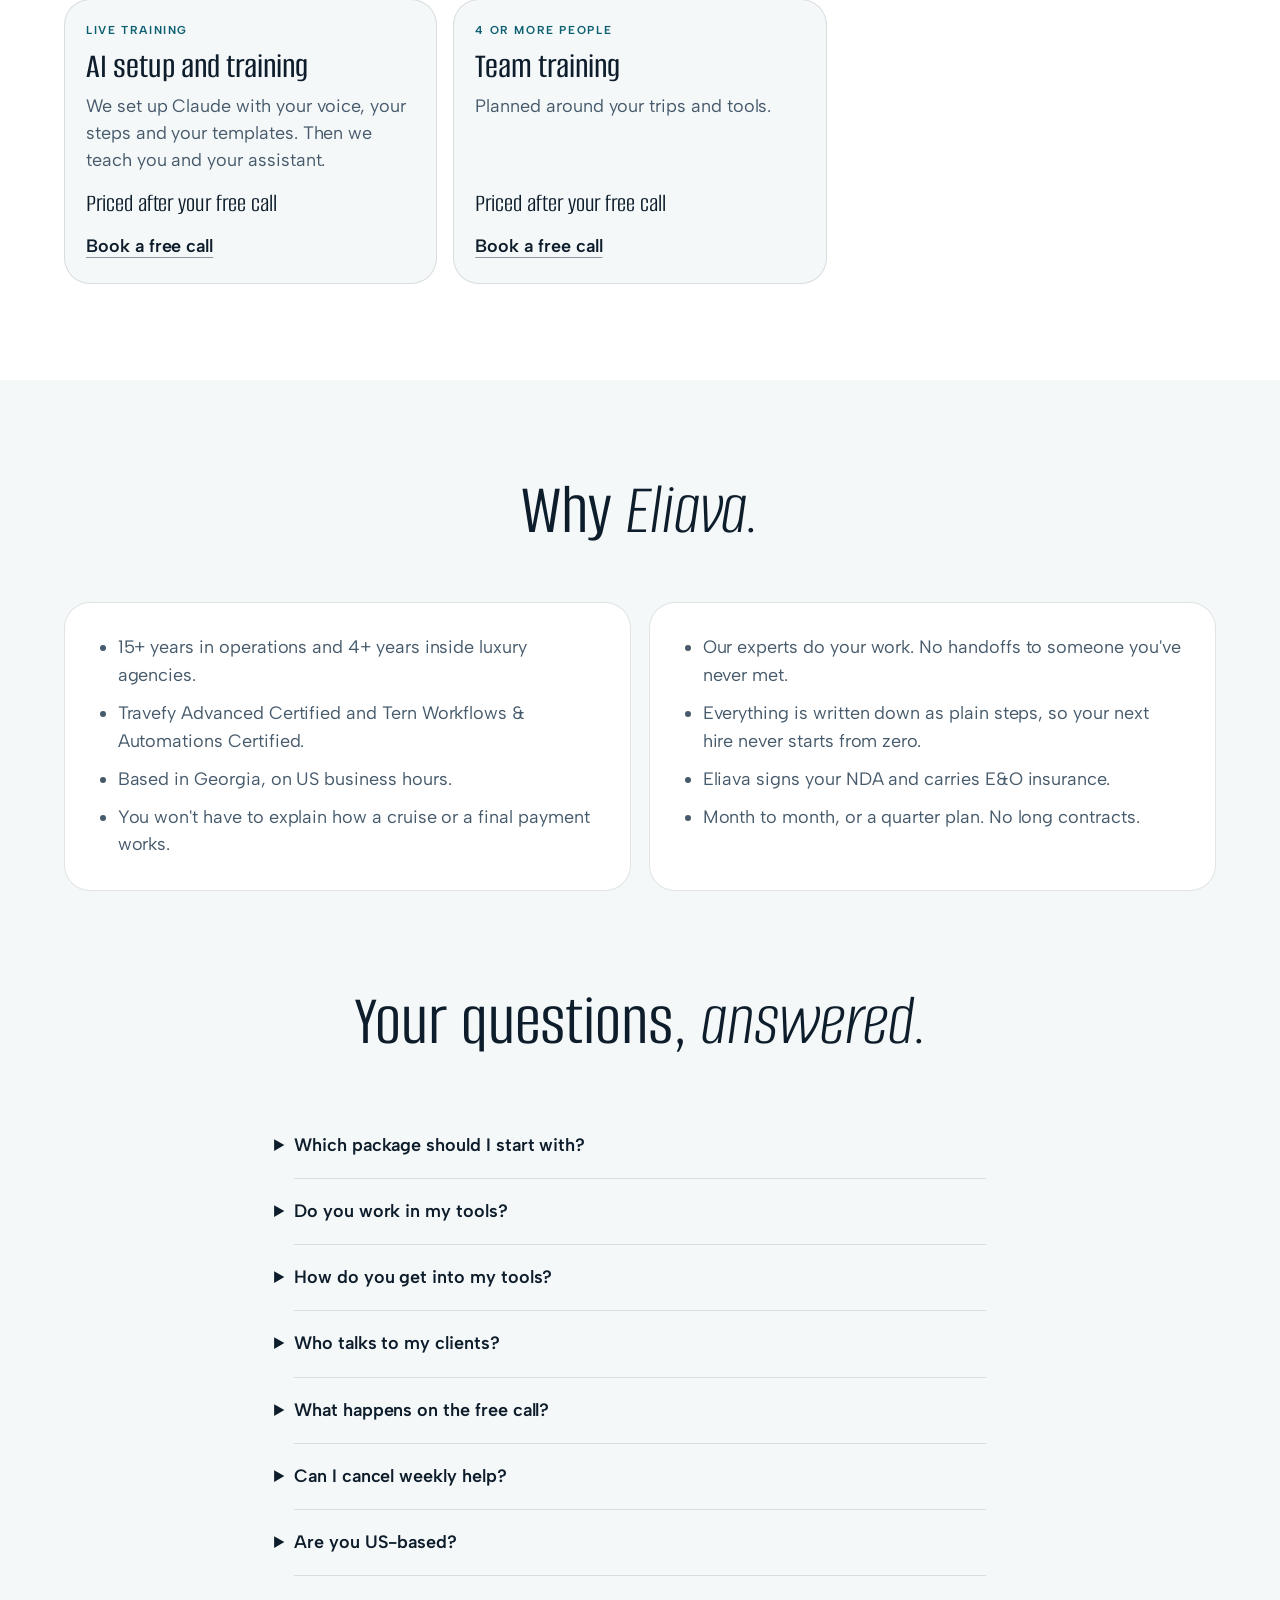
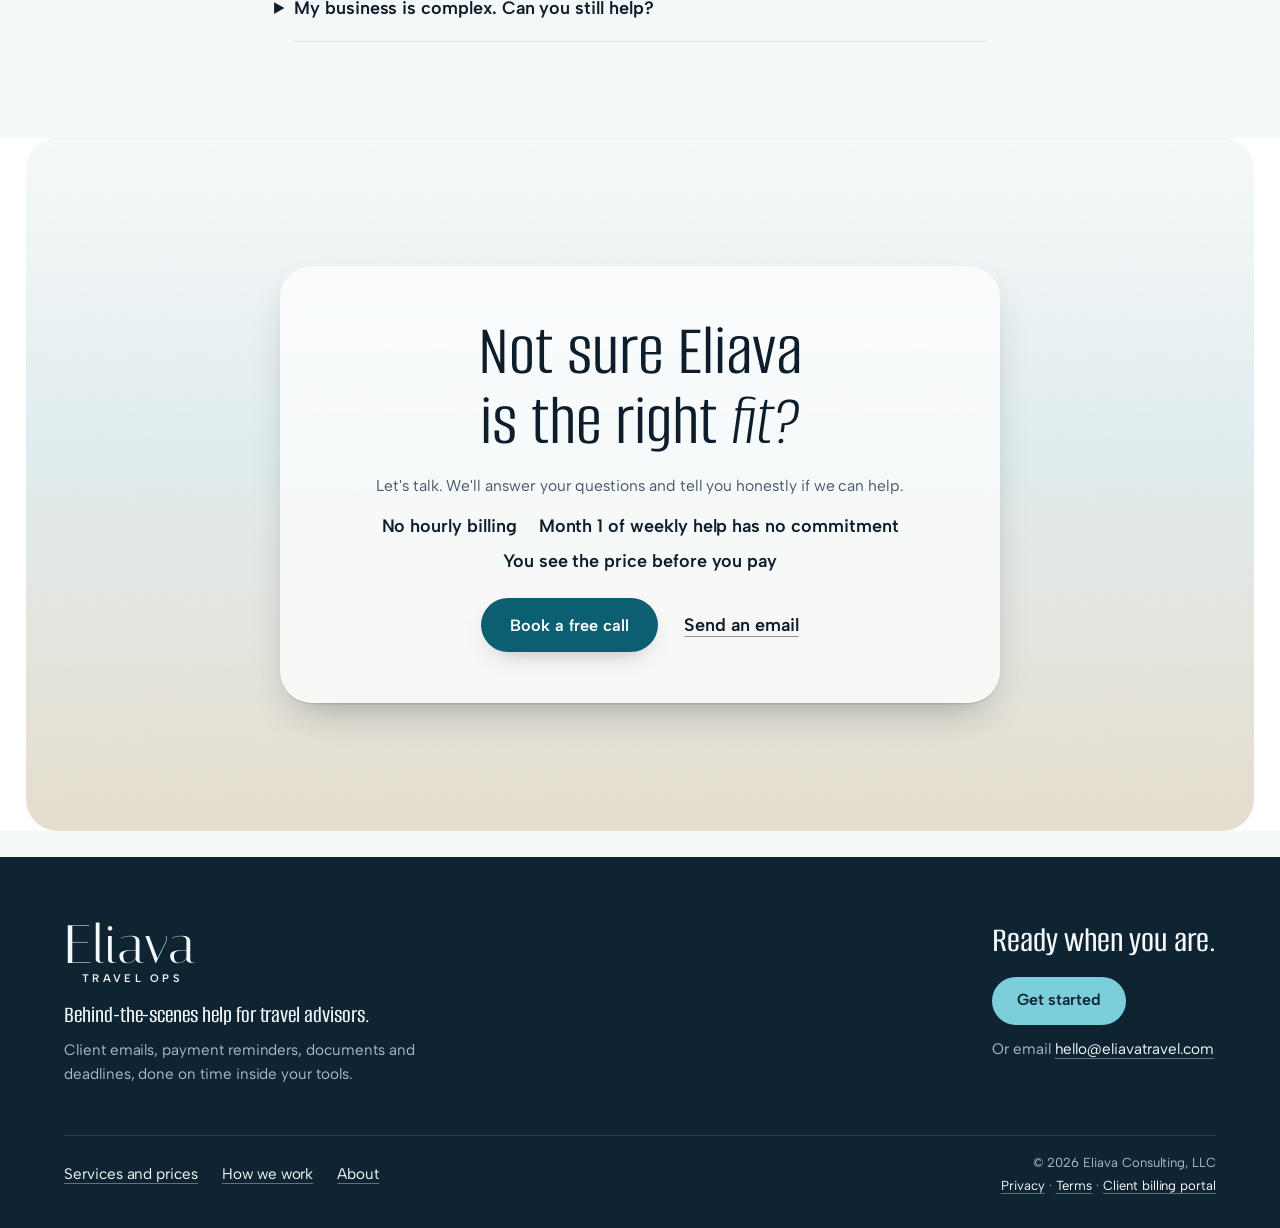
<file: services/index.html>
<!doctype html>
<html lang="en">
<head>
<meta charset="utf-8">
<meta name="viewport" content="width=device-width, initial-scale=1">
<script>document.documentElement.classList.add('js')</script>
<link rel="icon" type="image/png" href="/assets/icon.png">
<link rel="apple-touch-icon" href="/assets/icon.png">
<link rel="preconnect" href="https://fonts.googleapis.com">
<link rel="preconnect" href="https://fonts.gstatic.com" crossorigin>
<link href="https://fonts.googleapis.com/css2?family=Italiana&family=Albert+Sans:ital,wght@0,400..800;1,400..700&family=Alumni+Sans:ital,wght@0,200..800;1,200..800&display=swap" rel="stylesheet">
<link rel="stylesheet" href="/assets/scrollcraft.css">
<link rel="stylesheet" href="/assets/site.css?v=20261014">
<script src="/assets/site.js?v=20261014c" defer></script>
<title>Services and prices | Eliava Travel Ops</title>
<meta name="description" content="Clear prices for travel advisors: Automation plan $295, setup from $1,175, Backlog catch-up from $495, Weekly back-office help $990 a month, Assistant hand-off kit from $495. Answer 3 questions to see your top 3.">
<link rel="canonical" href="https://eliavatravel.com/services/">
<meta property="og:type" content="website">
<meta property="og:url" content="https://eliavatravel.com/services/">
<meta property="og:title" content="Services and prices | Eliava Travel Ops">
<meta property="og:description" content="Clear prices for travel advisors: Automation plan $295, setup from $1,175, Backlog catch-up from $495, Weekly back-office help $990 a month, Assistant hand-off kit from $495. Answer 3 questions to see your top 3.">
<meta property="og:image" content="https://eliavatravel.com/assets/share.png">
<meta property="og:image:width" content="1200">
<meta property="og:image:height" content="630">
<meta name="twitter:card" content="summary_large_image">
<link rel="stylesheet" href="/assets/home.css">
<link rel="stylesheet" href="/assets/copy-v2.css?v=20261014">
<link rel="stylesheet" href="/assets/get-started.css?v=20261014c">
<link rel="stylesheet" href="/assets/packages.css?v=20261014c">
</head>
<body class="page-get-started page-package page-services">

<header class="mast">
  <div class="mast-in">
    <a class="skip" href="#main">Skip to content</a>
    <a class="mast-logo" href="/" aria-label="Eliava Travel Ops, home"><span class="mast-lockup" aria-hidden="true"><span class="mast-word">Eliava</span><span class="mast-sub">Travel Ops</span></span></a>
    <nav class="mast-nav" aria-label="Main">
      <button type="button" class="mast-toggle" aria-expanded="false" aria-controls="mast-links"><span class="el-sr">Menu</span><svg class="i-open" viewBox="0 0 24 24" aria-hidden="true"><path d="M4 8h16M4 16h16" fill="none" stroke="currentColor" stroke-width="1.8" stroke-linecap="round"/></svg><svg class="i-close" viewBox="0 0 24 24" aria-hidden="true"><path d="M6 6l12 12M18 6L6 18" fill="none" stroke="currentColor" stroke-width="1.8" stroke-linecap="round"/></svg></button>
      <ul class="mast-links" id="mast-links">
        <li><a href="/#start">How it works</a></li>
        <li><a href="/services/">Services and prices</a></li>
        <li><a href="/working-agreement/">How we work</a></li>
        <li><a href="/#about">About</a></li>
      </ul>
      <a class="btn btn--sm" href="/get-started/" data-apply>Get started</a>
    </nav>
  </div>
</header>

<main id="main">

  <section class="sec fd-sec" aria-labelledby="sv-title">
    <div class="el-wrap sec-head">
      <h1 class="sec-title" id="sv-title">Clear prices for every stage of your <em>business.</em></h1>
      <p class="sec-sub">Answer 3 quick questions and see the three packages that fit you best. No hourly billing. You see the price before you pay.</p>
    </div>
    <div class="el-wrap fd-grid">
      <div class="fd" id="finder" hidden>
        <form class="fd-form" novalidate>
          <p class="fd-count" aria-live="polite"></p>
        <fieldset class="fd-step" hidden>
          <legend class="fd-q">What's slipping right now?</legend>
          <p class="fd-hint">Pick all that apply.</p>
          <div class="choices">
            <label class="chip"><input type="checkbox" name="slip" value="What happens next lives in my head" data-say="lives in my head" data-pts="setup:3 map:2 handoff:1 library:1"><span>What happens next lives in my head</span></label>
            <label class="chip"><input type="checkbox" name="slip" value="My tool could do more, but I do it by hand" data-say="tool does too little" data-pts="setup:3 map:2"><span>My tool could do more, but I do it by hand</span></label>
            <label class="chip"><input type="checkbox" name="slip" value="I'm behind, and it's piling up" data-say="behind" data-pts="catchup:4 keep:1"><span>I'm behind, and it's piling up</span></label>
            <label class="chip"><input type="checkbox" name="slip" value="There's too much week to week" data-say="too much week to week" data-pts="keep:3 embedded:1"><span>There's too much week to week</span></label>
            <label class="chip"><input type="checkbox" name="slip" value="I'm hiring, or my new hire keeps asking me" data-say="hiring" data-pts="handoff:4 library:1"><span>I'm hiring, or my new hire keeps asking me</span></label>
            <label class="chip"><input type="checkbox" name="slip" value="I'm moving to Tern or another tool" data-say="moving tools" data-pts="crm:4 setup:1"><span>I'm moving to Tern or another tool</span></label>
            <label class="chip"><input type="checkbox" name="slip" value="My team or I need training, or help with AI" data-say="training or AI" data-pts="ai:3 untangle:1"><span>My team or I need training, or help with AI</span></label>
            <label class="chip"><input type="checkbox" name="slip" value="One thing is stuck" data-say="one thing stuck" data-pts="untangle:3 map:1"><span>One thing is stuck</span></label>
          </div>
        </fieldset>
        <fieldset class="fd-step" hidden>
          <legend class="fd-q">About how many trips are active right now?</legend>
          <p class="fd-hint">A rough guess is fine.</p>
          <div class="choices">
            <label class="chip"><input type="radio" name="size" value="Under 10" data-say="under 10 trips" data-pts="map:1 untangle:1"><span>Under 10</span></label>
            <label class="chip"><input type="radio" name="size" value="10 to 25" data-say="10 to 25 trips" data-pts="setup:1"><span>10 to 25</span></label>
            <label class="chip"><input type="radio" name="size" value="26 to 50" data-say="26 to 50 trips" data-pts="keep:1 setup:1"><span>26 to 50</span></label>
            <label class="chip"><input type="radio" name="size" value="More than 50, or I have a team" data-say="50+ trips or a team" data-pts="embedded:3 keep:1"><span>More than 50, or I have a team</span></label>
          </div>
        </fieldset>
        <fieldset class="fd-step" hidden>
          <legend class="fd-q">How do you want the help?</legend>
          <p class="fd-hint">Pick the one closest to you.</p>
          <div class="choices">
            <label class="chip"><input type="radio" name="how" value="Done for me, every week" data-say="done for me weekly" data-pts="keep:3 embedded:2 catchup:1"><span>Done for me, every week</span></label>
            <label class="chip"><input type="radio" name="how" value="Built once, then I run it" data-say="built once" data-pts="setup:2 handoff:2 crm:1 library:1"><span>Built once, then I run it</span></label>
            <label class="chip"><input type="radio" name="how" value="Show me a plan first" data-say="plan first" data-pts="map:3"><span>Show me a plan first</span></label>
            <label class="chip"><input type="radio" name="how" value="Teach me or my team" data-say="teach us" data-pts="ai:2 handoff:1 untangle:1"><span>Teach me or my team</span></label>
          </div>
        </fieldset>
          <div class="fd-nav">
            <button type="button" class="el-link fd-back" hidden>Back</button>
            <button type="button" class="btn fd-next" disabled>Next</button>
          </div>
        </form>
        <div class="fd-result" tabindex="-1" hidden>
          <p class="fd-count">Your top 3</p>
          <h2 class="fd-q">Here's where we'd start.</h2>
          <ol class="fd-picks"></ol>
          <p class="fd-fine">Your answers stay on this page. When you book, they're added to the form, so you don't have to explain it twice. <button type="button" class="el-link fd-again">Start over</button></p>
        </div>
      </div>
      <aside class="fd-side" aria-labelledby="sv-unsure">
        <p class="fd-side-kicker">Not sure where to start?</p>
        <h2 class="fd-side-name" id="sv-unsure">Automation plan</h2>
        <p class="fd-side-price">$295</p>
        <p>Skip the questions. Get one kind of trip mapped in full, with a plan for what to fix first.</p>
        <ul>
          <li>Every email, payment date and deadline</li>
          <li>What to automate, and what to keep by hand</li>
          <li>Video walkthroughs you can rewatch</li>
        </ul>
        <p class="fd-side-note">Book a setup within 30 days and the $295 comes off.</p>
        <div class="fd-side-acts">
          <a class="btn" href="/get-started/" data-apply="map" aria-label="Book a free call about the Automation plan">Book a free call</a>
          <a class="el-link" href="/services/automation-plan/">See details</a>
        </div>
      </aside>
    </div>
  </section>

  <section class="sec cat-sec" id="catalog" aria-labelledby="sv-cat">
    <div class="el-wrap sec-head">
      <p class="pk-verb">Browse every package</p>
      <h2 class="sec-title" id="sv-cat">Every way to work <em>with us.</em></h2>
      <p class="sec-sub">Grouped by what you need: a finished project, steady weekly help, or training.</p>
    </div>
    <div class="el-wrap">
      <div class="cat-group" id="fixed">
        <div class="cat-head"><h3 class="cat-title">Fixed projects <span class="cat-n">7</span></h3><p>A clear finish, a set price and a date. You know what you get and when it's done.</p></div>
        <div class="cat-grid">
        <article class="cat-card">
          <p class="cat-kicker">2 weeks</p>
          <h3 class="cat-name">Automation plan</h3>
          <p class="cat-line">One kind of trip, mapped in full, with a plan for what to fix first.</p>
          <p class="cat-price">$295</p>
          <a class="el-link" href="/services/automation-plan/" aria-label="See details: Automation plan">See details</a>
        </article>
        <article class="cat-card">
          <p class="cat-kicker">Most advisors start here</p>
          <h3 class="cat-name">Set up your Tern, TravelJoy or Travefy</h3>
          <p class="cat-line">The workflow build: client emails in your voice, every payment date and deadline, and checklists for one kind of trip. About 3 weeks.</p>
          <p class="cat-price">From $1,175</p>
          <a class="el-link" href="/services/setup/" aria-label="See details: Set up your Tern, TravelJoy or Travefy">See details</a>
        </article>
        <article class="cat-card">
          <p class="cat-kicker">2 weeks</p>
          <h3 class="cat-name">Backlog catch-up</h3>
          <p class="cat-line">A fixed list of overdue work, agreed before we start.</p>
          <p class="cat-price">From $495</p>
          <a class="el-link" href="/services/backlog-catch-up/" aria-label="See details: Backlog catch-up">See details</a>
        </article>
        <article class="cat-card">
          <p class="cat-kicker">2 weeks</p>
          <h3 class="cat-name">Assistant hand-off kit</h3>
          <p class="cat-line">Written steps, templates and supplier notes, then two live sessions with the person you hire.</p>
          <p class="cat-price">From $495</p>
          <a class="el-link" href="/services/hand-off-kit/" aria-label="See details: Assistant hand-off kit">See details</a>
        </article>
        <article class="cat-card">
          <p class="cat-kicker">Moving tools</p>
          <h3 class="cat-name">CRM setup and training</h3>
          <p class="cat-line">Your trips and clients moved to Tern or another tool, set up for how you work, then live training.</p>
          <p class="cat-price">Priced after your free call</p>
          <a class="el-link" href="/get-started/" data-apply="setup" aria-label="Book a free call about CRM setup and training">Book a free call</a>
        </article>
        <article class="cat-card">
          <p class="cat-kicker">Built for you</p>
          <h3 class="cat-name">Your private library</h3>
          <p class="cat-line">Templates, supplier contacts, trip steps and hotel notes in one private place, built wherever you want it.</p>
          <p class="cat-price">From $1,495</p>
          <a class="el-link" href="/get-started/" data-apply="library" aria-label="Book a free call about Your private library">Book a free call</a>
        </article>
        <article class="cat-card">
          <p class="cat-kicker">One session</p>
          <h3 class="cat-name">Untangle one thing, together</h3>
          <p class="cat-line">Bring one thing that's stuck. We fix it live on Zoom, inside your own account.</p>
          <p class="cat-price">$95</p>
          <a class="el-link" href="/get-started/" data-apply="train" aria-label="Book a free call about Untangle one thing, together">Book a free call</a>
        </article>
        </div>
      </div>
      <div class="cat-group" id="ongoing">
        <div class="cat-head"><h3 class="cat-title">Ongoing help <span class="cat-n">2</span></h3><p>Weekly help inside your own tools. Month 1 has no commitment.</p></div>
        <div class="cat-grid">
        <article class="cat-card">
          <p class="cat-kicker">Monthly</p>
          <h3 class="cat-name">Weekly back-office help</h3>
          <p class="cat-line">New inquiries, payments, documents and welcome-home emails, every week. $1,100 month to month.</p>
          <p class="cat-price">$990 a month</p>
          <a class="el-link" href="/services/weekly-help/" aria-label="See details: Weekly back-office help">See details</a>
        </article>
        <article class="cat-card">
          <p class="cat-kicker">Monthly</p>
          <h3 class="cat-name">Embedded weekly help</h3>
          <p class="cat-line">For a busier business or a team. Adds a weekly video recap and one new build each quarter. $2,200 month to month.</p>
          <p class="cat-price">$1,980 a month</p>
          <a class="el-link" href="/services/weekly-help/" aria-label="See details: Embedded weekly help">See details</a>
        </article>
        </div>
      </div>
      <div class="cat-group" id="training">
        <div class="cat-head"><h3 class="cat-title">Training <span class="cat-n">2</span></h3><p>For you, your assistant or your team, on your own trips and tools.</p></div>
        <div class="cat-grid">
        <article class="cat-card">
          <p class="cat-kicker">Live training</p>
          <h3 class="cat-name">AI setup and training</h3>
          <p class="cat-line">We set up Claude with your voice, your steps and your templates. Then we teach you and your assistant.</p>
          <p class="cat-price">Priced after your free call</p>
          <a class="el-link" href="/get-started/" data-apply="train" aria-label="Book a free call about AI setup and training">Book a free call</a>
        </article>
        <article class="cat-card">
          <p class="cat-kicker">4 or more people</p>
          <h3 class="cat-name">Team training</h3>
          <p class="cat-line">Planned around your trips and tools.</p>
          <p class="cat-price">Priced after your free call</p>
          <a class="el-link" href="/get-started/" data-apply="train" aria-label="Book a free call about Team training">Book a free call</a>
        </article>
        </div>
      </div>
    </div>
  </section>

  <section class="sec gs-who" aria-labelledby="sv-why">
    <div class="el-wrap sec-head">
      <h2 class="sec-title" id="sv-why">Why <em>Eliava.</em></h2>
    </div>
    <div class="el-wrap pk-fit">
      <div class="pk-fit-col"><ul>
        <li>15+ years in operations and 4+ years inside luxury agencies.</li>
        <li>Travefy Advanced Certified and Tern Workflows &amp; Automations Certified.</li>
        <li>Based in Georgia, on US business hours.</li>
        <li>You won't have to explain how a cruise or a final payment works.</li>
      </ul></div>
      <div class="pk-fit-col"><ul>
        <li>Our experts do your work. No handoffs to someone you've never met.</li>
        <li>Everything is written down as plain steps, so your next hire never starts from zero.</li>
        <li>Eliava signs your NDA and carries E&amp;O insurance.</li>
        <li>Month to month, or a quarter plan. No long contracts.</li>
      </ul></div>
    </div>
  </section>

  <section class="sec pk-faq" aria-labelledby="sv-faq">
    <div class="el-wrap sec-head">
      <h2 class="sec-title" id="sv-faq">Your questions, <em>answered.</em></h2>
    </div>
    <div class="el-wrap pk-faq-list">
        <details class="pk-q"><summary>Which package should I start with?</summary><p>Take the <a class="el-inline-link" href="/#quiz">1-minute check</a>. Or pick Not sure yet on the form, and our experts will help you choose on your free call.</p></details>
        <details class="pk-q"><summary>Do you work in my tools?</summary><p>Yes. Tern, TravelJoy, Travefy, Trello, or even a spreadsheet. If you have no system yet, we'll help you pick one.</p></details>
        <details class="pk-q"><summary>How do you get into my tools?</summary><p>You add us as a user in your tool, and you can remove us anytime. Your host login is never needed. Passwords go through a password manager, never email.</p></details>
        <details class="pk-q"><summary>Who talks to my clients?</summary><p>You do. Eliava never contacts your clients on its own, markets to them or books them. Anything that goes to a client goes out in your name, after your OK.</p></details>
        <details class="pk-q"><summary>What happens on the free call?</summary><p>We talk through what's piling up and what you need. It's free and takes 25 minutes on Zoom. After that, your plan and price come in writing, and updates come by email.</p></details>
        <details class="pk-q"><summary>Can I cancel weekly help?</summary><p>Yes. Month-to-month plans can stop at the end of any month. On the quarter plan, you agree to those first 3 months. Month 1 is $1,100 with no commitment, and if you pick the quarter plan by day 25, $110 comes off month 2. On Embedded, that's $220.</p></details>
        <details class="pk-q"><summary>Are you US-based?</summary><p>Yes. Eliava is based in Georgia and works US business hours.</p></details>
        <details class="pk-q"><summary>My business is complex. Can you still help?</summary><p>Yes. We plan it together on your free call, and you get a written quote first.</p></details>
    </div>
  </section>

  <section class="sec ready">
    <div class="final">
      <div class="final-art" aria-hidden="true"></div>
      <div class="final-in">
        <p class="final-title">Not sure Eliava is the right <em>fit?</em></p>
        <p class="final-note fd-close-lede">Let's talk. We'll answer your questions and tell you honestly if we can help.</p>
        <ul class="fd-close-list">
          <li>No hourly billing</li>
          <li>Month 1 of weekly help has no commitment</li>
          <li>You see the price before you pay</li>
        </ul>
        <div class="fd-close-acts">
          <a class="btn btn--lg" href="/get-started/" data-apply>Book a free call</a>
          <a class="el-link" href="mailto:hello@eliavatravel.com">Send an email</a>
        </div>
      </div>
    </div>
  </section>
</main>

<footer class="foot">
  <div class="foot-in">
    <div class="foot-brand">
      <a class="foot-logo" href="/" aria-label="Eliava Travel Ops, home"><span class="mast-lockup" aria-hidden="true"><span class="mast-word">Eliava</span><span class="mast-sub">Travel Ops</span></span></a>
      <p class="foot-what">Behind-the-scenes help for travel advisors.</p>
      <p>Client emails, payment reminders, documents and deadlines, done on time inside your tools.</p>
    </div>
    <div class="foot-cta">
      <p class="foot-ready">Ready when you are.</p>
      <a class="btn" href="/get-started/" data-apply>Get started</a>
      <p class="foot-mail">Or email <a href="mailto:hello@eliavatravel.com">hello@eliavatravel.com</a></p>
    </div>
    <div class="foot-bar">
      <nav class="foot-nav" aria-label="Footer">
        <ul>
          <li><a href="/services/">Services and prices</a></li>
          <li><a href="/working-agreement/">How we work</a></li>
        <li><a href="/#about">About</a></li>
        </ul>
      </nav>
      <div class="foot-legal">
        <p>&copy; 2026 Eliava Consulting, LLC</p>
        <p><a href="/privacy/">Privacy</a> &middot; <a href="/terms/">Terms</a> &middot; <a href="https://billing.stripe.com/p/login/eVq3cw1K91OXcVY1no1gs00" rel="noopener">Client billing portal</a></p>
      </div>
    </div>
  </div>
</footer>

<script src="/assets/finder.js?v=20261014c" defer></script>
</body>
</html>
</file>
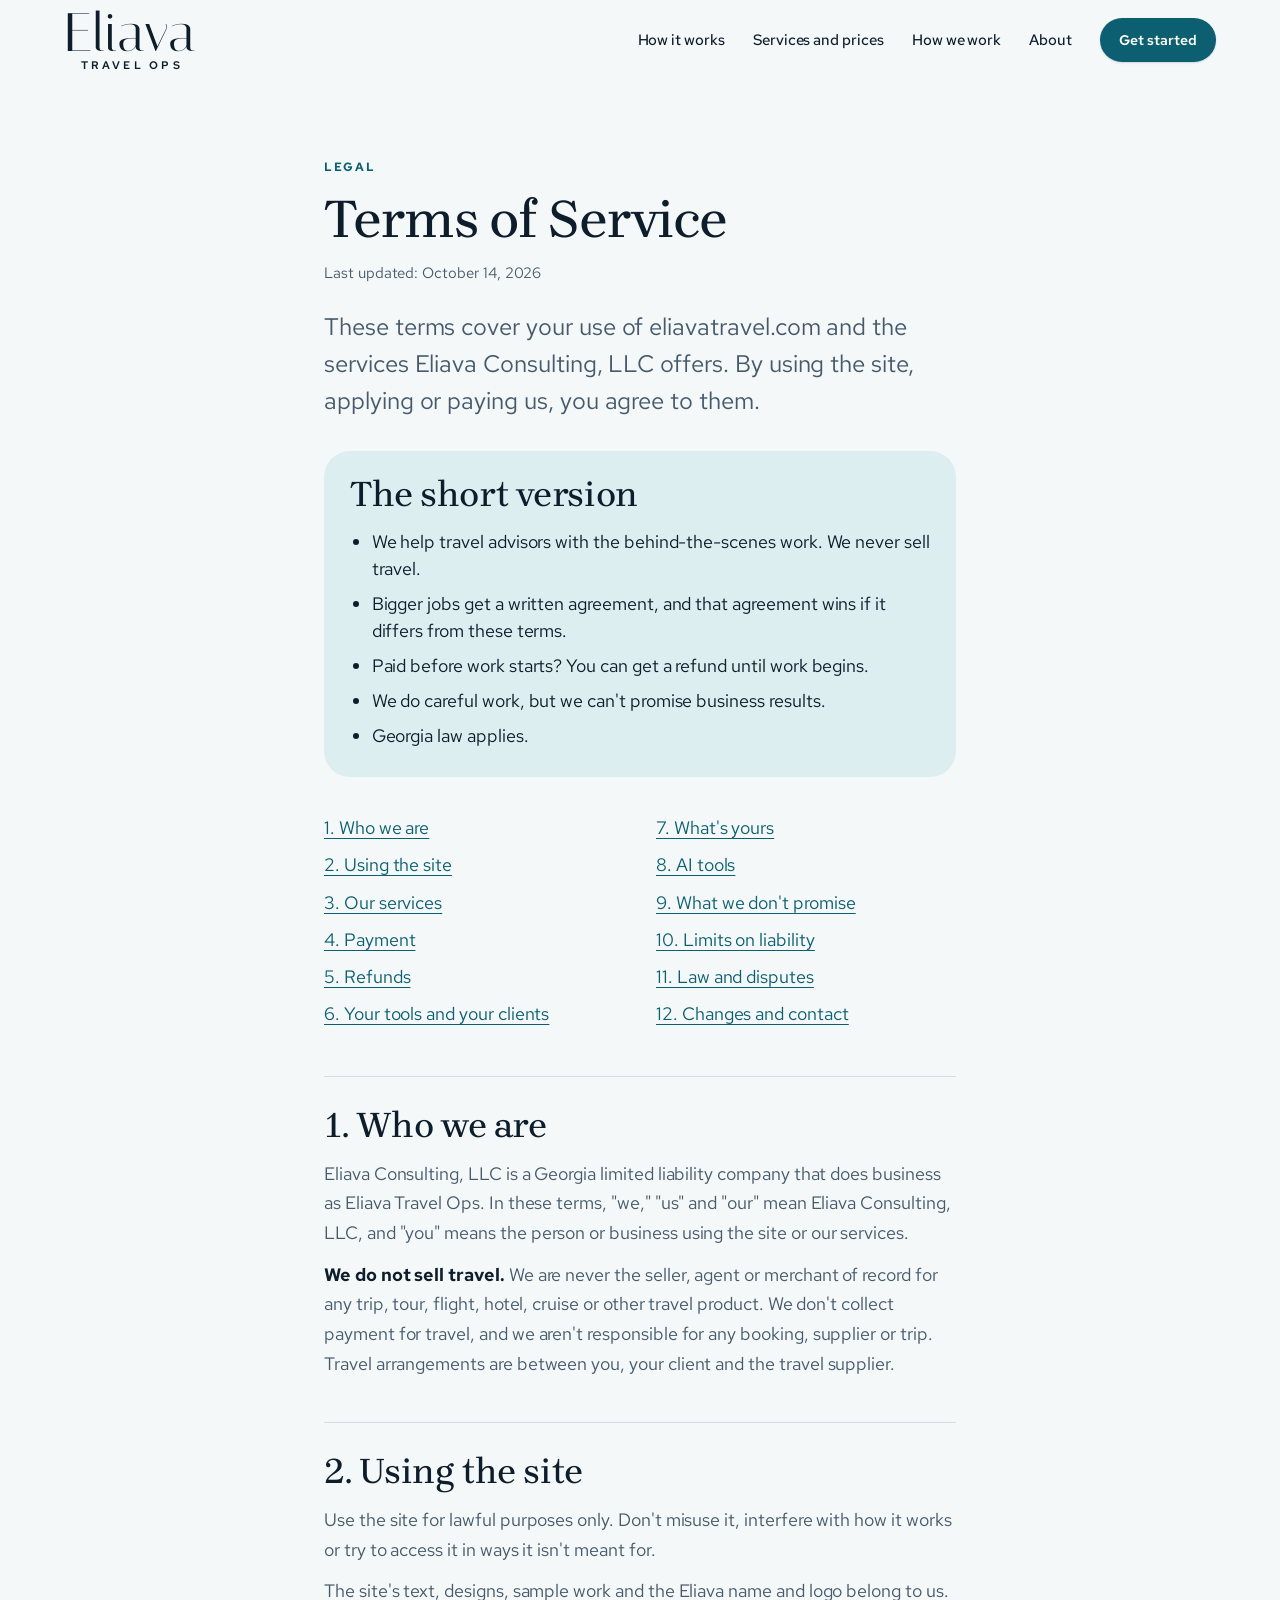
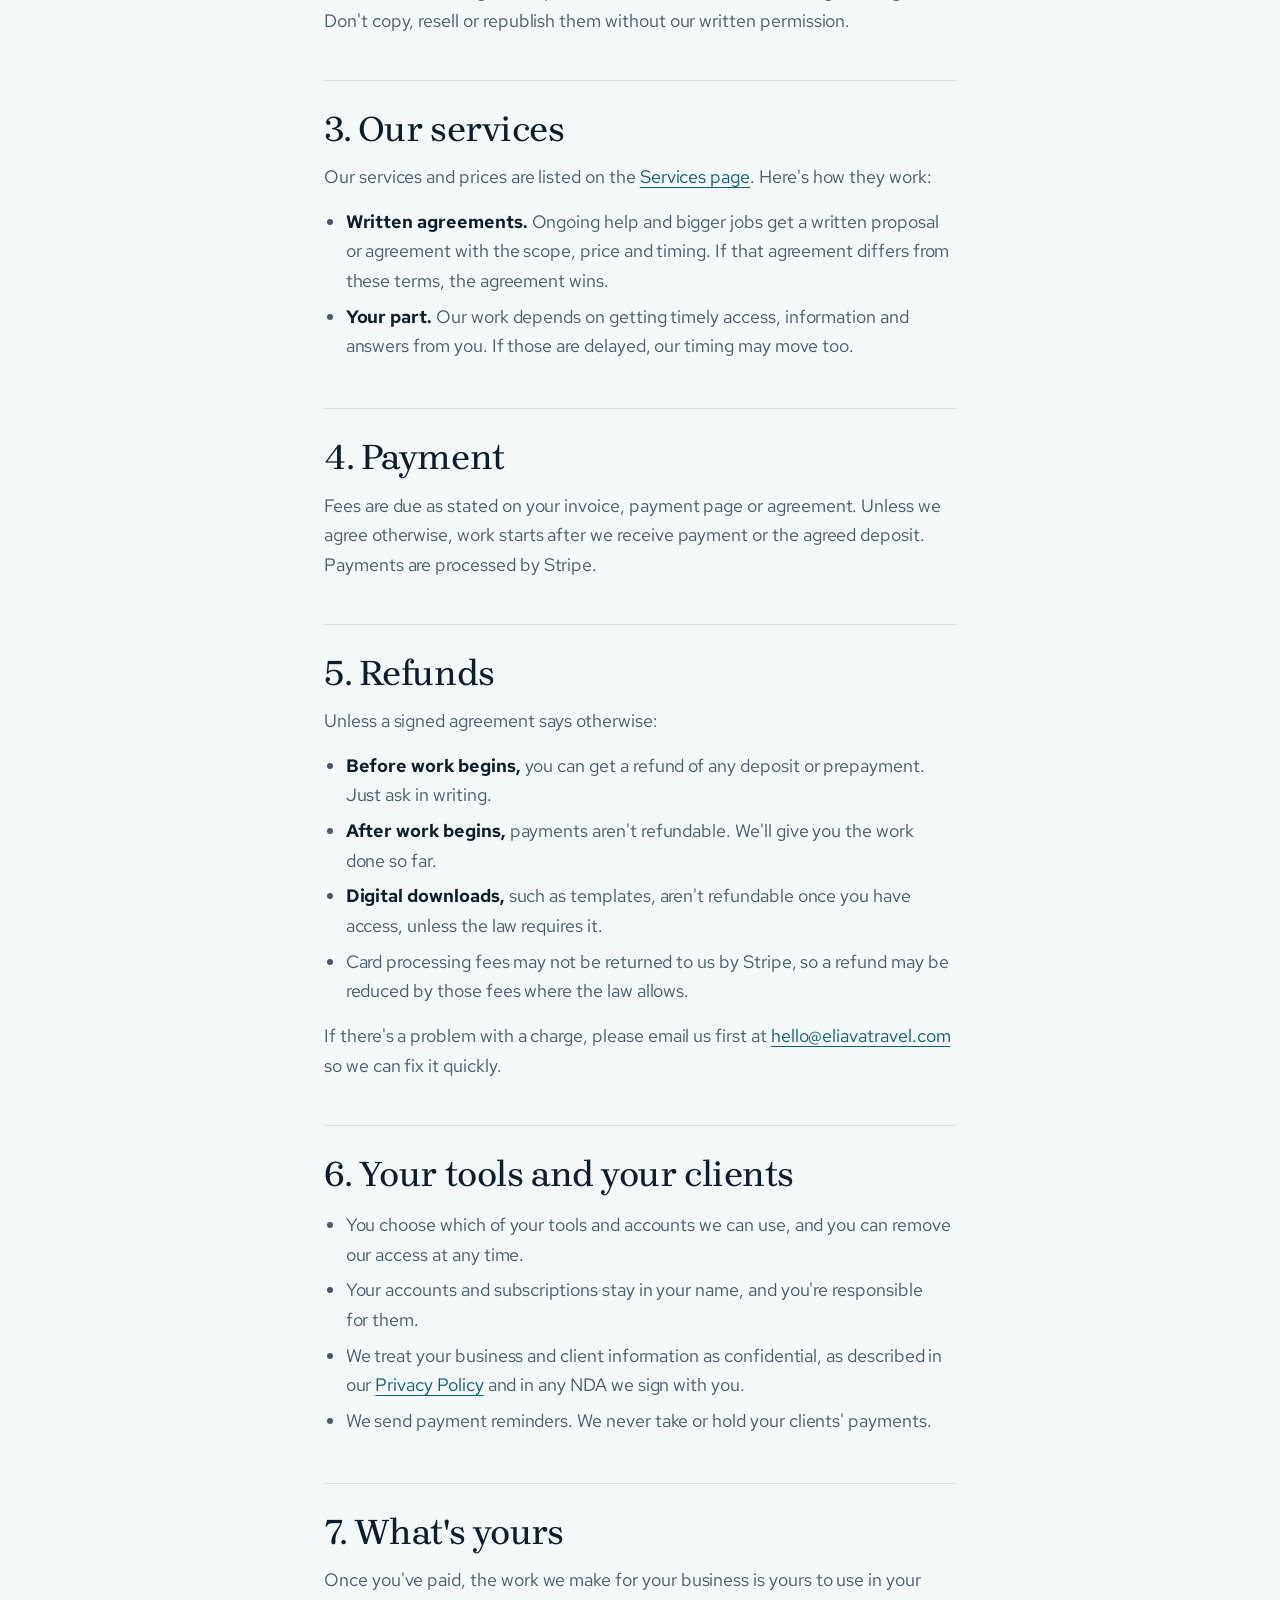
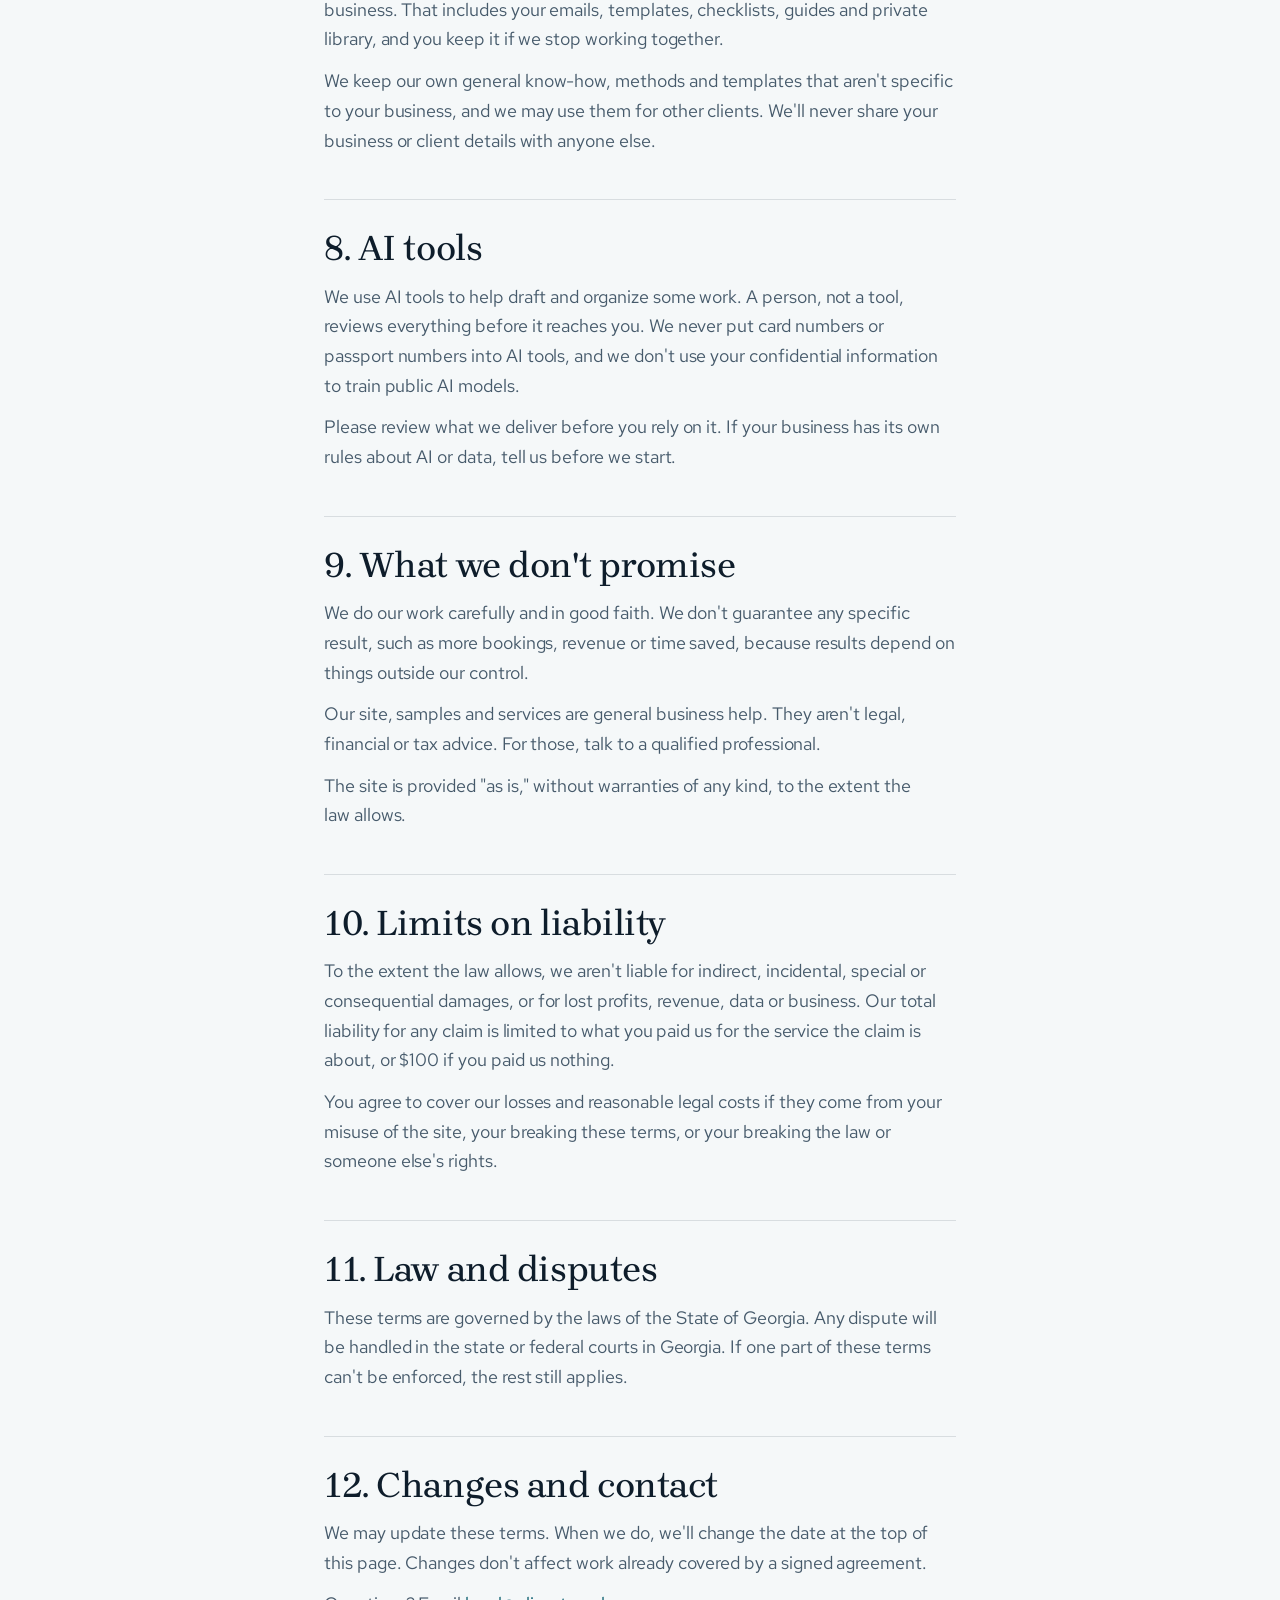
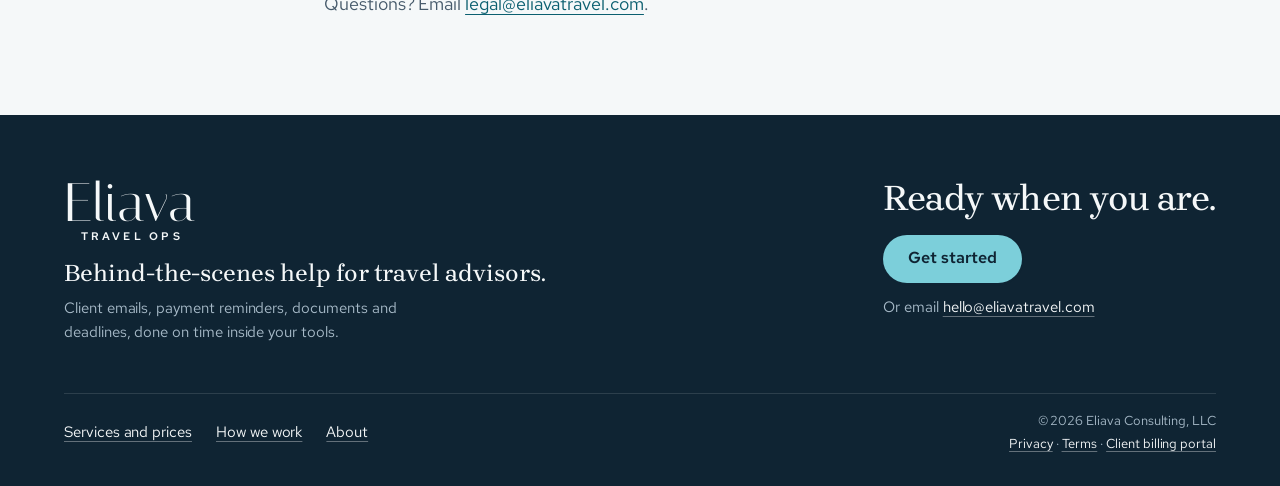
<file: terms/index.html>
<!doctype html>
<html lang="en">
<head>
<meta charset="utf-8">
<meta name="viewport" content="width=device-width, initial-scale=1">
<script>document.documentElement.classList.add('js')</script>
<link rel="icon" type="image/png" href="/assets/icon.png">
<link rel="apple-touch-icon" href="/assets/icon.png">
<link rel="preconnect" href="https://fonts.googleapis.com">
<link rel="preconnect" href="https://fonts.gstatic.com" crossorigin>
<link href="https://fonts.googleapis.com/css2?family=Italiana&family=Red+Hat+Text:ital,wght@0,400..700;1,400..700&family=Brygada+1918:ital,wght@0,400..700;1,400..700&display=swap" rel="stylesheet">
<link rel="stylesheet" href="/assets/scrollcraft.css">
<link rel="stylesheet" href="/assets/site.css?v=20261014">
<link rel="stylesheet" href="/assets/legal.css">
<script src="/assets/site.js?v=20261014c" defer></script>
<title>Terms of Service | Eliava</title>
<meta name="description" content="The terms for using eliavatravel.com and working with Eliava Consulting, LLC, including payment, refunds and what stays yours.">
<link rel="canonical" href="https://eliavatravel.com/terms/">
<meta property="og:type" content="website">
<meta property="og:url" content="https://eliavatravel.com/terms/">
<meta property="og:title" content="Terms of Service | Eliava">
<meta property="og:description" content="The terms for using eliavatravel.com and working with Eliava Consulting, LLC, including payment, refunds and what stays yours.">
<meta property="og:image" content="https://eliavatravel.com/assets/share.png">
<meta name="twitter:card" content="summary_large_image">
</head>
<body class="page-legal">
<header class="mast">
  <div class="mast-in">
    <a class="skip" href="#main">Skip to content</a>
    <a class="mast-logo" href="/" aria-label="Eliava Travel Ops, home"><span class="mast-lockup" aria-hidden="true"><span class="mast-word">Eliava</span><span class="mast-sub">Travel Ops</span></span></a>
    <nav class="mast-nav" aria-label="Main">
      <button type="button" class="mast-toggle" aria-expanded="false" aria-controls="mast-links"><span class="el-sr">Menu</span><svg class="i-open" viewBox="0 0 24 24" aria-hidden="true"><path d="M4 8h16M4 16h16" fill="none" stroke="currentColor" stroke-width="1.8" stroke-linecap="round"/></svg><svg class="i-close" viewBox="0 0 24 24" aria-hidden="true"><path d="M6 6l12 12M18 6L6 18" fill="none" stroke="currentColor" stroke-width="1.8" stroke-linecap="round"/></svg></button>
      <ul class="mast-links" id="mast-links">
        <li><a href="/#start">How it works</a></li>
        <li><a href="/services/">Services and prices</a></li>
        <li><a href="/working-agreement/">How we work</a></li>
        <li><a href="/#about">About</a></li>
      </ul>
      <a class="btn btn--sm" href="/get-started/" data-apply>Get started</a>
    </nav>
  </div>
</header>

<main id="main">
  <section class="lg" aria-labelledby="lg-title">
    <div class="el-wrap lg-in">
      <p class="el-kicker">Legal</p>
      <h1 class="lg-title" id="lg-title">Terms of Service</h1>
      <p class="lg-date">Last updated: October 14, 2026</p>
      <p class="lg-lede">These terms cover your use of eliavatravel.com and the services Eliava Consulting, LLC offers. By using the site, applying or paying us, you agree to them.</p>

      <div class="lg-short">
        <h2>The short version</h2>
        <ul>
          <li>We help travel advisors with the behind-the-scenes work. We never sell travel.</li>
          <li>Bigger jobs get a written agreement, and that agreement wins if it differs from these terms.</li>
          <li>Paid before work starts? You can get a refund until work begins.</li>
          <li>We do careful work, but we can't promise business results.</li>
          <li>Georgia law applies.</li>
        </ul>
      </div>

      <ol class="lg-toc" aria-label="On this page">
        <li><a href="#who">1. Who we are</a></li>
        <li><a href="#site">2. Using the site</a></li>
        <li><a href="#services">3. Our services</a></li>
        <li><a href="#pay">4. Payment</a></li>
        <li><a href="#refunds">5. Refunds</a></li>
        <li><a href="#access">6. Your tools and your clients</a></li>
        <li><a href="#yours">7. What's yours</a></li>
        <li><a href="#ai">8. AI tools</a></li>
        <li><a href="#limits">9. What we don't promise</a></li>
        <li><a href="#liability">10. Limits on liability</a></li>
        <li><a href="#law">11. Law and disputes</a></li>
        <li><a href="#changes">12. Changes and contact</a></li>
      </ol>

      <div class="lg-body">
        <section id="who">
          <h2>1. Who we are</h2>
          <p>Eliava Consulting, LLC is a Georgia limited liability company that does business as Eliava Travel Ops. In these terms, "we," "us" and "our" mean Eliava Consulting, LLC, and "you" means the person or business using the site or our services.</p>
          <p><strong>We do not sell travel.</strong> We are never the seller, agent or merchant of record for any trip, tour, flight, hotel, cruise or other travel product. We don't collect payment for travel, and we aren't responsible for any booking, supplier or trip. Travel arrangements are between you, your client and the travel supplier.</p>
        </section>

        <section id="site">
          <h2>2. Using the site</h2>
          <p>Use the site for lawful purposes only. Don't misuse it, interfere with how it works or try to access it in ways it isn't meant for.</p>
          <p>The site's text, designs, sample work and the Eliava name and logo belong to us. Don't copy, resell or republish them without our written permission.</p>
        </section>

        <section id="services">
          <h2>3. Our services</h2>
          <p>Our services and prices are listed on the <a href="/services/">Services page</a>. Here's how they work:</p>
          <ul>
            <li><strong>Written agreements.</strong> Ongoing help and bigger jobs get a written proposal or agreement with the scope, price and timing. If that agreement differs from these terms, the agreement wins.</li>
            <li><strong>Your part.</strong> Our work depends on getting timely access, information and answers from you. If those are delayed, our timing may move too.</li>
          </ul>
        </section>

        <section id="pay">
          <h2>4. Payment</h2>
          <p>Fees are due as stated on your invoice, payment page or agreement. Unless we agree otherwise, work starts after we receive payment or the agreed deposit. Payments are processed by Stripe.</p>
        </section>

        <section id="refunds">
          <h2>5. Refunds</h2>
          <p>Unless a signed agreement says otherwise:</p>
          <ul>
            <li><strong>Before work begins,</strong> you can get a refund of any deposit or prepayment. Just ask in writing.</li>
            <li><strong>After work begins,</strong> payments aren't refundable. We'll give you the work done so far.</li>
            <li><strong>Digital downloads,</strong> such as templates, aren't refundable once you have access, unless the law requires it.</li>
            <li>Card processing fees may not be returned to us by Stripe, so a refund may be reduced by those fees where the law allows.</li>
          </ul>
          <p>If there's a problem with a charge, please email us first at <a href="mailto:hello@eliavatravel.com">hello@eliavatravel.com</a> so we can fix it quickly.</p>
        </section>

        <section id="access">
          <h2>6. Your tools and your clients</h2>
          <ul>
            <li>You choose which of your tools and accounts we can use, and you can remove our access at any time.</li>
            <li>Your accounts and subscriptions stay in your name, and you're responsible for them.</li>
            <li>We treat your business and client information as confidential, as described in our <a href="/privacy/">Privacy Policy</a> and in any NDA we sign with you.</li>
            <li>We send payment reminders. We never take or hold your clients' payments.</li>
          </ul>
        </section>

        <section id="yours">
          <h2>7. What's yours</h2>
          <p>Once you've paid, the work we make for your business is yours to use in your business. That includes your emails, templates, checklists, guides and private library, and you keep it if we stop working together.</p>
          <p>We keep our own general know-how, methods and templates that aren't specific to your business, and we may use them for other clients. We'll never share your business or client details with anyone else.</p>
        </section>

        <section id="ai">
          <h2>8. AI tools</h2>
          <p>We use AI tools to help draft and organize some work. A person, not a tool, reviews everything before it reaches you. We never put card numbers or passport numbers into AI tools, and we don't use your confidential information to train public AI models.</p>
          <p>Please review what we deliver before you rely on it. If your business has its own rules about AI or data, tell us before we start.</p>
        </section>

        <section id="limits">
          <h2>9. What we don't promise</h2>
          <p>We do our work carefully and in good faith. We don't guarantee any specific result, such as more bookings, revenue or time saved, because results depend on things outside our control.</p>
          <p>Our site, samples and services are general business help. They aren't legal, financial or tax advice. For those, talk to a qualified professional.</p>
          <p>The site is provided "as is," without warranties of any kind, to the extent the law allows.</p>
        </section>

        <section id="liability">
          <h2>10. Limits on liability</h2>
          <p>To the extent the law allows, we aren't liable for indirect, incidental, special or consequential damages, or for lost profits, revenue, data or business. Our total liability for any claim is limited to what you paid us for the service the claim is about, or $100 if you paid us nothing.</p>
          <p>You agree to cover our losses and reasonable legal costs if they come from your misuse of the site, your breaking these terms, or your breaking the law or someone else's rights.</p>
        </section>

        <section id="law">
          <h2>11. Law and disputes</h2>
          <p>These terms are governed by the laws of the State of Georgia. Any dispute will be handled in the state or federal courts in Georgia. If one part of these terms can't be enforced, the rest still applies.</p>
        </section>

        <section id="changes">
          <h2>12. Changes and contact</h2>
          <p>We may update these terms. When we do, we'll change the date at the top of this page. Changes don't affect work already covered by a signed agreement.</p>
          <p>Questions? Email <a href="mailto:legal@eliavatravel.com">legal@eliavatravel.com</a>.</p>
        </section>
      </div>
    </div>
  </section>
</main>

<footer class="foot">
  <div class="foot-in">
    <div class="foot-brand">
      <a class="foot-logo" href="/" aria-label="Eliava Travel Ops, home"><span class="mast-lockup" aria-hidden="true"><span class="mast-word">Eliava</span><span class="mast-sub">Travel Ops</span></span></a>
      <p class="foot-what">Behind-the-scenes help for travel advisors.</p>
      <p>Client emails, payment reminders, documents and deadlines, done on time inside your tools.</p>
    </div>
    <div class="foot-cta">
      <p class="foot-ready">Ready when you are.</p>
      <a class="btn" href="/get-started/" data-apply>Get started</a>
      <p class="foot-mail">Or email <a href="mailto:hello@eliavatravel.com">hello@eliavatravel.com</a></p>
    </div>
    <div class="foot-bar">
      <nav class="foot-nav" aria-label="Footer">
        <ul>
          <li><a href="/services/">Services and prices</a></li>
          <li><a href="/working-agreement/">How we work</a></li>
        <li><a href="/#about">About</a></li>
        </ul>
      </nav>
      <div class="foot-legal">
        <p>&copy; 2026 Eliava Consulting, LLC</p>
        <p><a href="/privacy/">Privacy</a> &middot; <a href="/terms/">Terms</a> &middot; <a href="https://billing.stripe.com/p/login/eVq3cw1K91OXcVY1no1gs00" rel="noopener">Client billing portal</a></p>
      </div>
    </div>
  </div>
</footer>


</body>
</html>
</file>
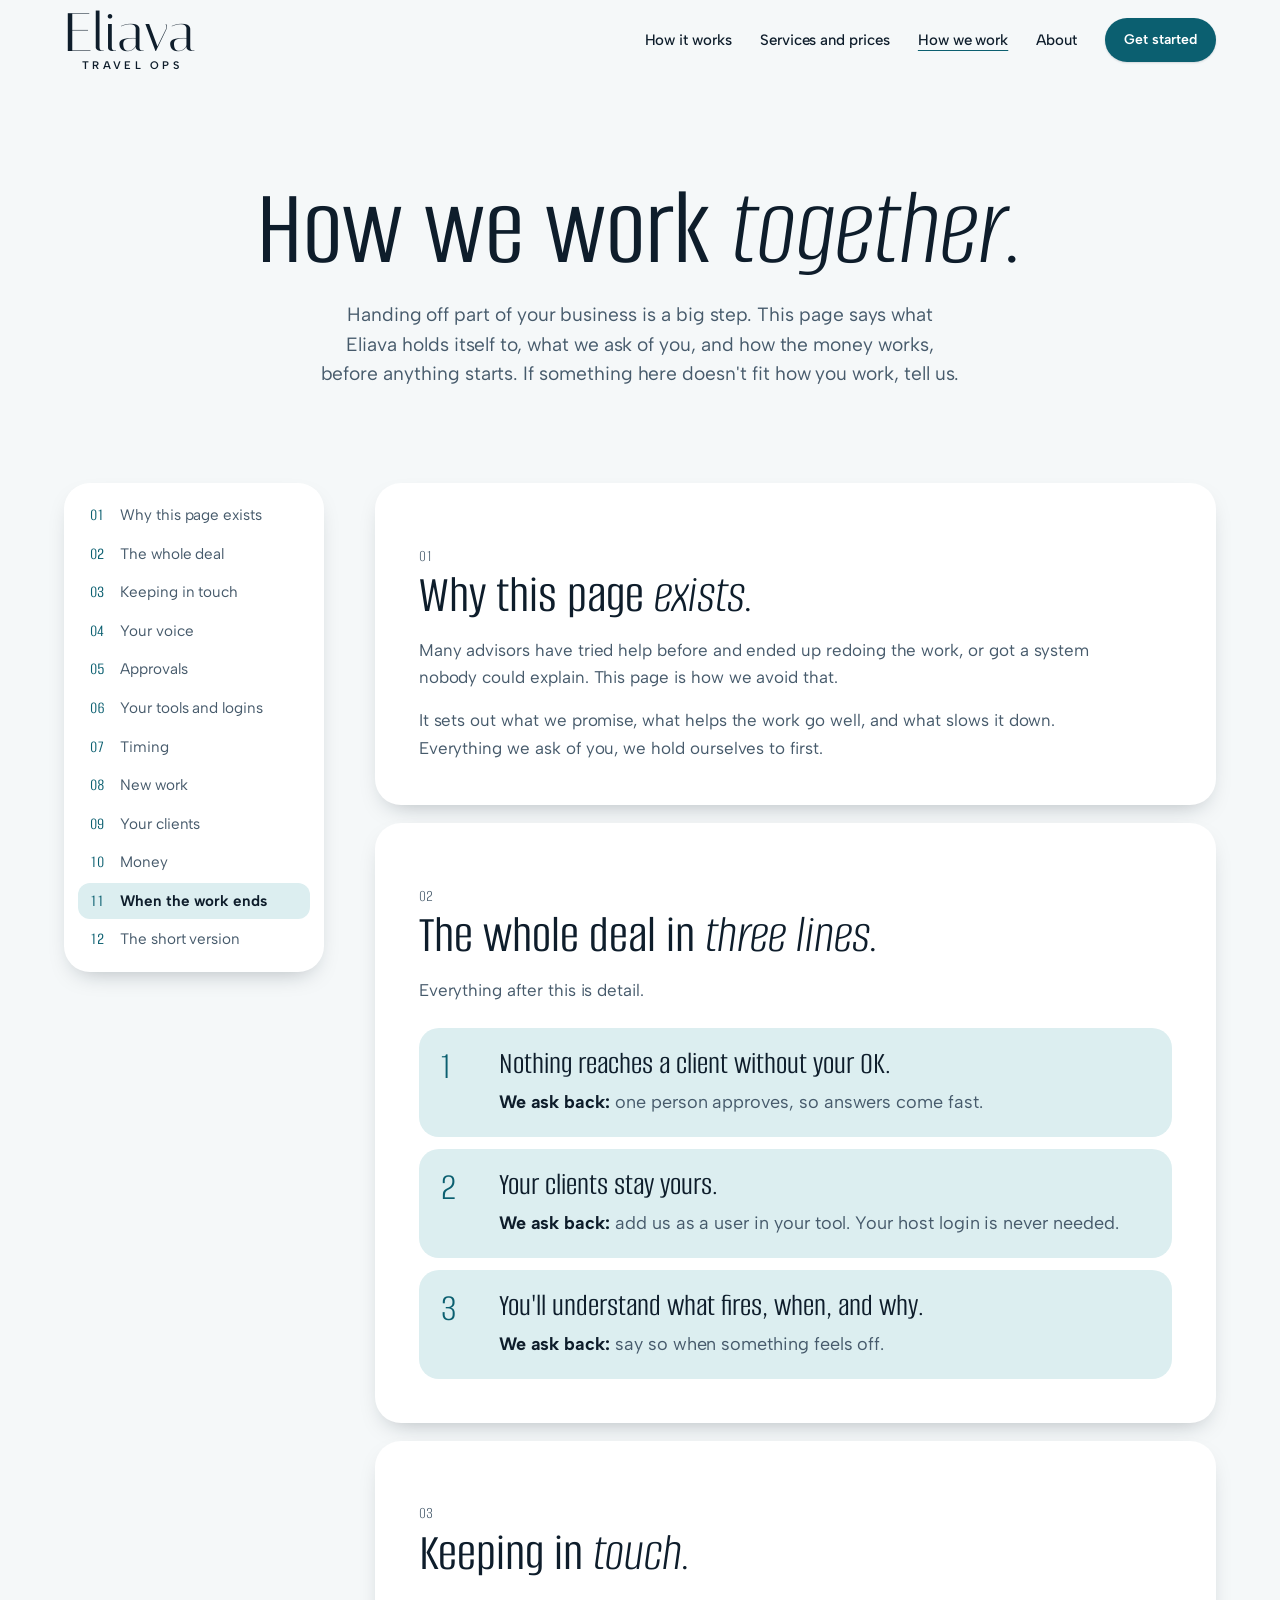
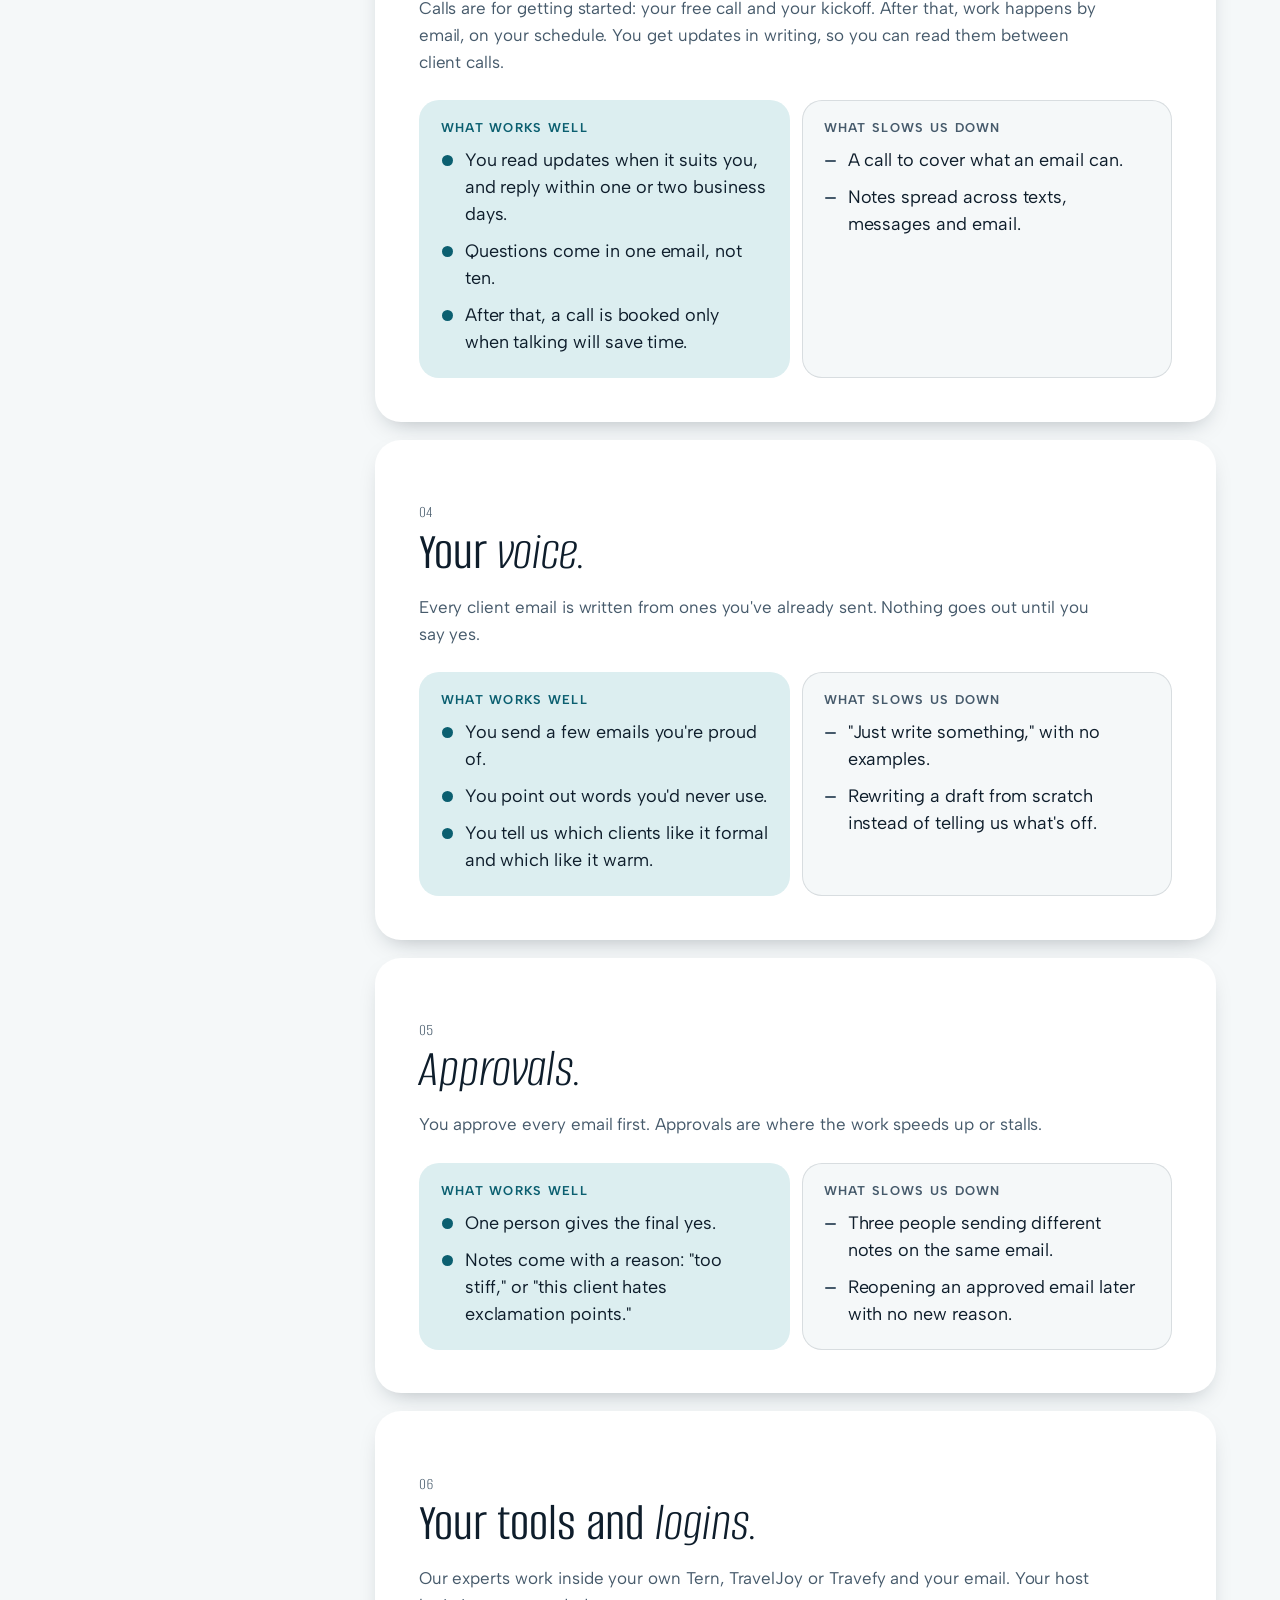
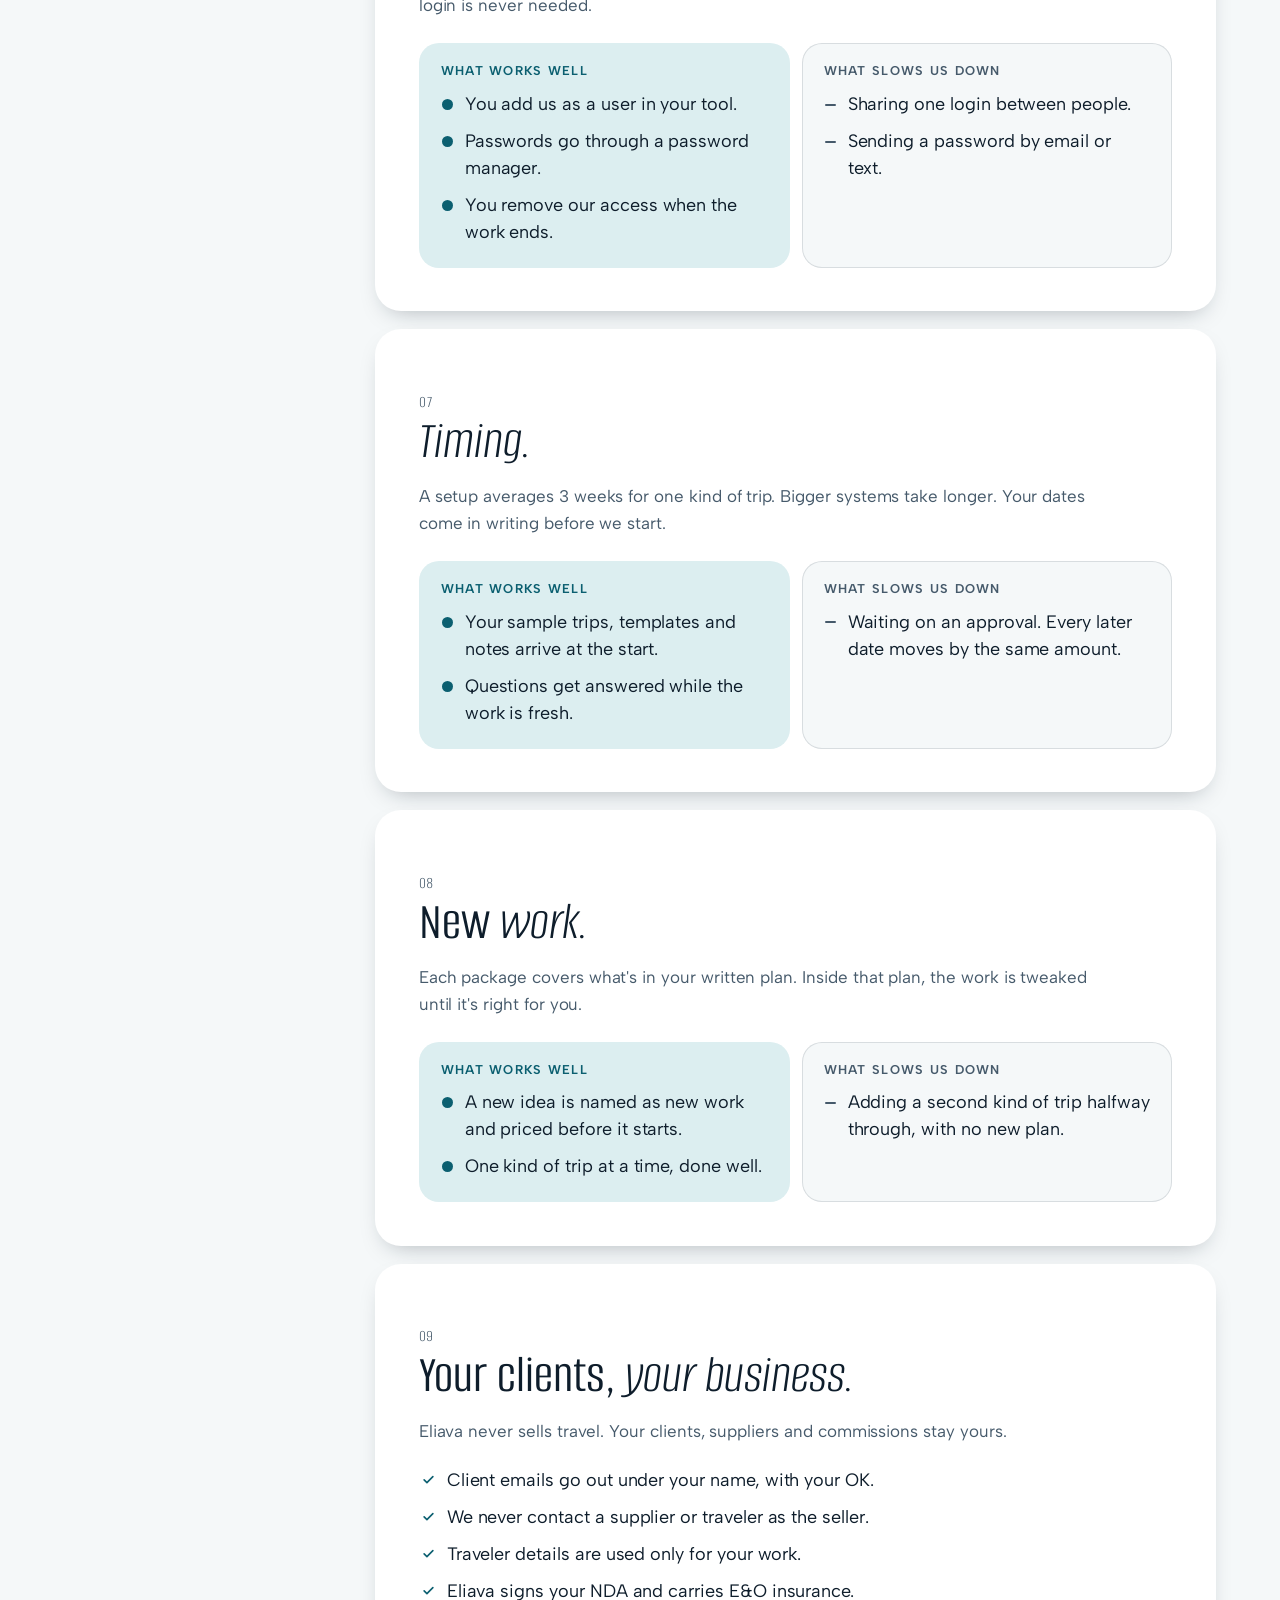
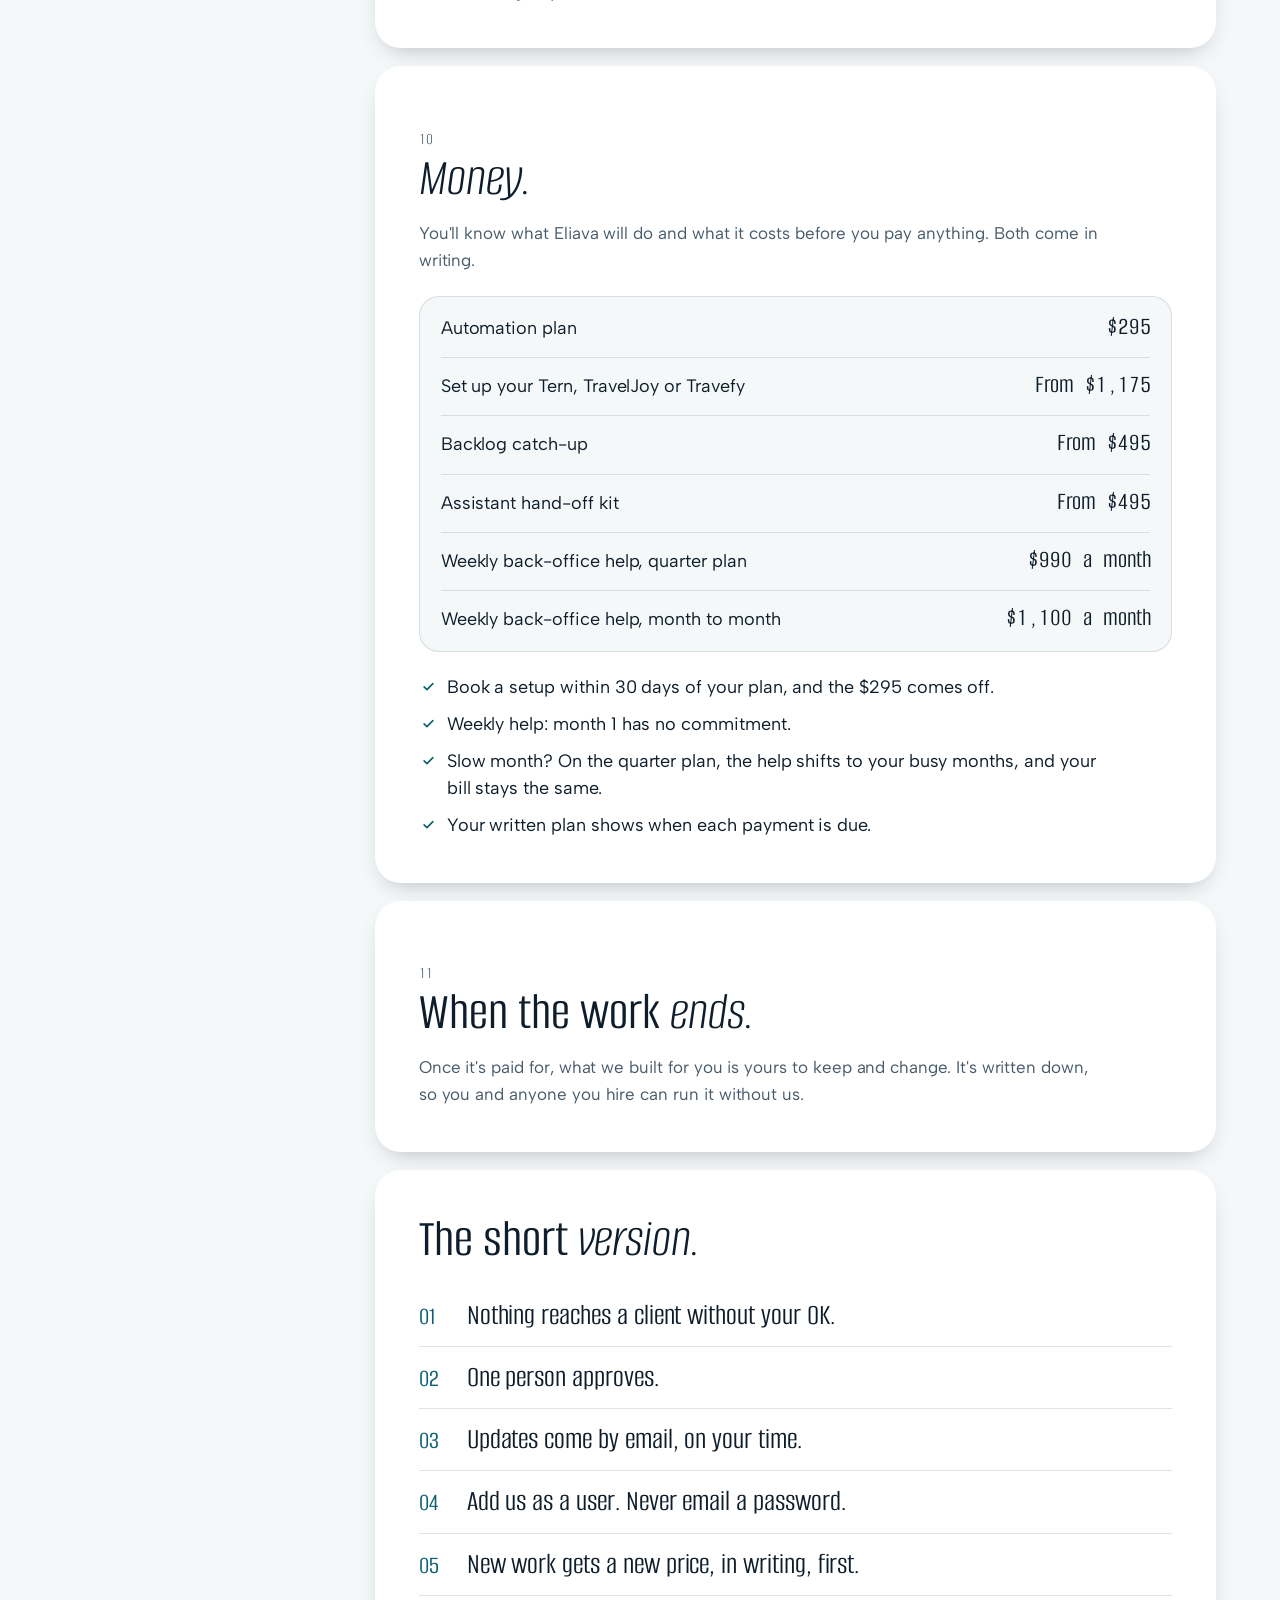
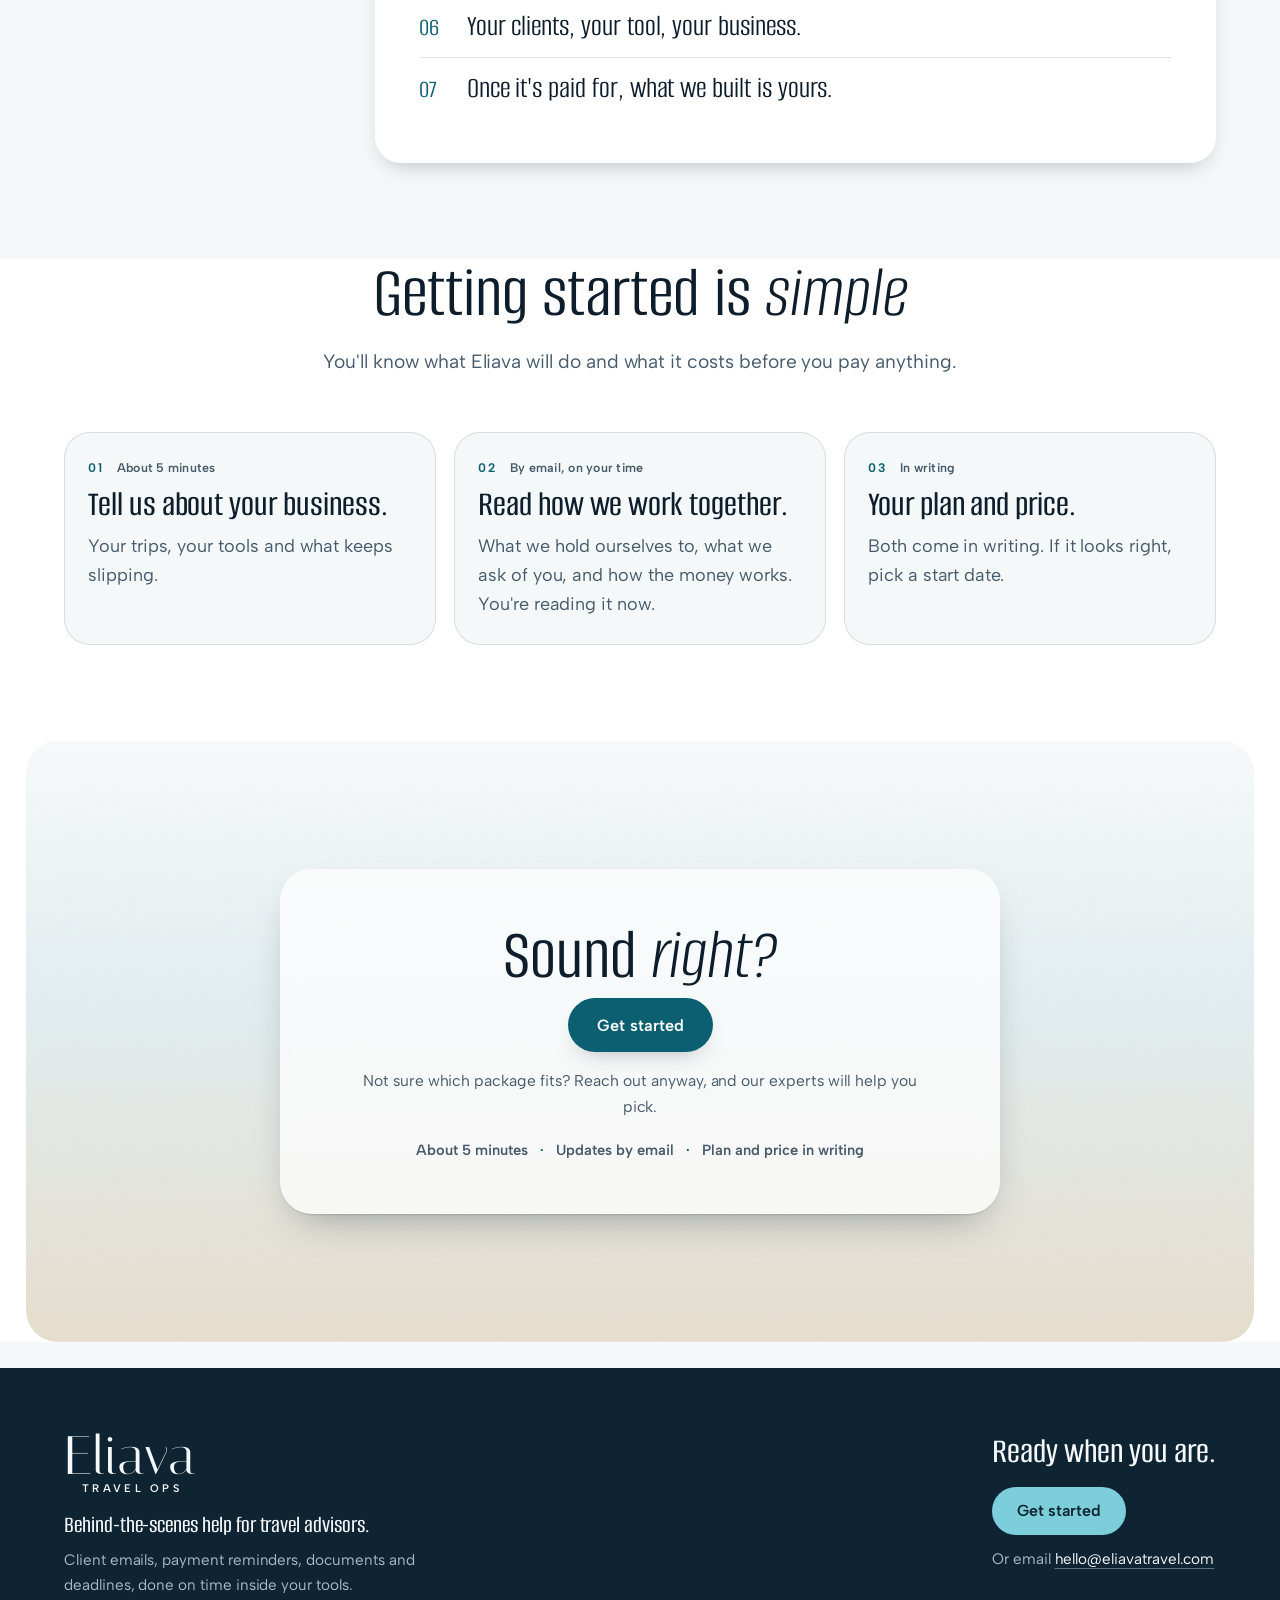
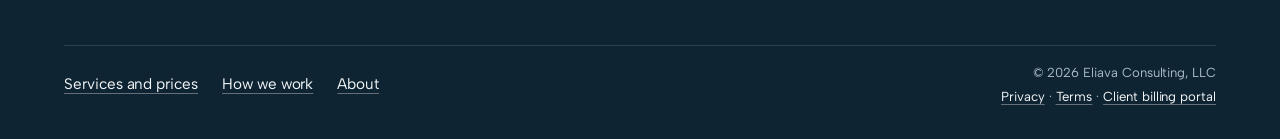
<file: working-agreement/index.html>
<!doctype html>
<html lang="en">
<head>
<meta charset="utf-8">
<meta name="viewport" content="width=device-width, initial-scale=1">
<script>document.documentElement.classList.add('js')</script>
<link rel="icon" type="image/png" href="/assets/icon.png">
<link rel="apple-touch-icon" href="/assets/icon.png">
<link rel="preconnect" href="https://fonts.googleapis.com">
<link rel="preconnect" href="https://fonts.gstatic.com" crossorigin>
<link href="https://fonts.googleapis.com/css2?family=Italiana&family=Albert+Sans:ital,wght@0,400..800;1,400..700&family=Alumni+Sans:ital,wght@0,200..800;1,200..800&display=swap" rel="stylesheet">
<link rel="stylesheet" href="/assets/scrollcraft.css">
<link rel="stylesheet" href="/assets/site.css?v=20261014">
<script src="/assets/site.js?v=20261014c" defer></script>
<title>How we work together | Eliava Travel Ops</title>
<meta name="description" content="What Eliava holds itself to, what we ask of you, and how the money works, in plain English, before anything starts.">
<link rel="canonical" href="https://eliavatravel.com/working-agreement/">
<meta property="og:type" content="website">
<meta property="og:url" content="https://eliavatravel.com/working-agreement/">
<meta property="og:title" content="How we work together | Eliava Travel Ops">
<meta property="og:description" content="What Eliava holds itself to, what we ask of you, and how the money works, in plain English, before anything starts.">
<meta property="og:image" content="https://eliavatravel.com/assets/share.png">
<meta property="og:image:width" content="1200">
<meta property="og:image:height" content="630">
<meta name="twitter:card" content="summary_large_image">
<link rel="stylesheet" href="/assets/home.css">
<link rel="stylesheet" href="/assets/copy-v2.css?v=20261014">
<link rel="stylesheet" href="/assets/agreement.css?v=20261014">
<script src="/assets/agreement.js?v=20261014" defer></script>
</head>
<body class="page-agreement">

<header class="mast">
  <div class="mast-in">
    <a class="skip" href="#main">Skip to content</a>
    <a class="mast-logo" href="/" aria-label="Eliava Travel Ops, home"><span class="mast-lockup" aria-hidden="true"><span class="mast-word">Eliava</span><span class="mast-sub">Travel Ops</span></span></a>
    <nav class="mast-nav" aria-label="Main">
      <button type="button" class="mast-toggle" aria-expanded="false" aria-controls="mast-links"><span class="el-sr">Menu</span><svg class="i-open" viewBox="0 0 24 24" aria-hidden="true"><path d="M4 8h16M4 16h16" fill="none" stroke="currentColor" stroke-width="1.8" stroke-linecap="round"/></svg><svg class="i-close" viewBox="0 0 24 24" aria-hidden="true"><path d="M6 6l12 12M18 6L6 18" fill="none" stroke="currentColor" stroke-width="1.8" stroke-linecap="round"/></svg></button>
      <ul class="mast-links" id="mast-links">
        <li><a href="/#start">How it works</a></li>
        <li><a href="/services/">Services and prices</a></li>
        <li><a href="/working-agreement/" aria-current="page">How we work</a></li>
        <li><a href="/#about">About</a></li>
      </ul>
      <a class="btn btn--sm" href="/get-started/" data-apply>Get started</a>
    </nav>
  </div>
</header>

<main id="main">

  <section class="sec wa-top" aria-labelledby="wa-title">
    <div class="el-wrap sec-head">
      <h1 class="sec-title" id="wa-title">How we work <em>together.</em></h1>
      <p class="sec-sub">Handing off part of your business is a big step. This page says what Eliava holds itself to, what we ask of you, and how the money works, before anything starts. If something here doesn't fit how you work, tell us.</p>
    </div>
  </section>

  <div class="el-wrap wa">
    <nav class="wa-toc" aria-label="On this page">
      <ol>
        <li><a href="#why">Why this page exists</a></li>
        <li><a href="#deal">The whole deal</a></li>
        <li><a href="#touch">Keeping in touch</a></li>
        <li><a href="#voice">Your voice</a></li>
        <li><a href="#approvals">Approvals</a></li>
        <li><a href="#access">Your tools and logins</a></li>
        <li><a href="#timing">Timing</a></li>
        <li><a href="#scope">New work</a></li>
        <li><a href="#clients">Your clients</a></li>
        <li><a href="#money">Money</a></li>
        <li><a href="#after">When the work ends</a></li>
        <li><a href="#short">The short version</a></li>
      </ol>
    </nav>

    <div class="wa-body">

      <section class="wa-sec" id="why" aria-labelledby="h-why">
        <p class="wa-num">01</p>
        <h2 id="h-why" class="wa-h">Why this page <em>exists.</em></h2>
        <p>Many advisors have tried help before and ended up redoing the work, or got a system nobody could explain. This page is how we avoid that.</p>
        <p>It sets out what we promise, what helps the work go well, and what slows it down. Everything we ask of you, we hold ourselves to first.</p>
      </section>

      <section class="wa-sec" id="deal" aria-labelledby="h-deal">
        <p class="wa-num">02</p>
        <h2 id="h-deal" class="wa-h">The whole deal in <em>three lines.</em></h2>
        <p>Everything after this is detail.</p>
        <ol class="wa-deal">
          <li><span class="n">1</span><div><h3>Nothing reaches a client without your OK.</h3><p><b>We ask back:</b> one person approves, so answers come fast.</p></div></li>
          <li><span class="n">2</span><div><h3>Your clients stay yours.</h3><p><b>We ask back:</b> add us as a user in your tool. Your host login is never needed.</p></div></li>
          <li><span class="n">3</span><div><h3>You'll understand what fires, when, and why.</h3><p><b>We ask back:</b> say so when something feels off.</p></div></li>
        </ol>
      </section>

      <section class="wa-sec" id="touch" aria-labelledby="h-touch">
        <p class="wa-num">03</p>
        <h2 id="h-touch" class="wa-h">Keeping in <em>touch.</em></h2>
        <p>Calls are for getting started: your free call and your kickoff. After that, work happens by email, on your schedule. You get updates in writing, so you can read them between client calls.</p>
        <div class="wa-pairs">
          <div class="wa-col wa-col--yes"><h3>What works well</h3><ul>
            <li>You read updates when it suits you, and reply within one or two business days.</li>
            <li>Questions come in one email, not ten.</li>
            <li>After that, a call is booked only when talking will save time.</li>
          </ul></div>
          <div class="wa-col wa-col--no"><h3>What slows us down</h3><ul>
            <li>A call to cover what an email can.</li>
            <li>Notes spread across texts, messages and email.</li>
          </ul></div>
        </div>
      </section>

      <section class="wa-sec" id="voice" aria-labelledby="h-voice">
        <p class="wa-num">04</p>
        <h2 id="h-voice" class="wa-h">Your <em>voice.</em></h2>
        <p>Every client email is written from ones you've already sent. Nothing goes out until you say yes.</p>
        <div class="wa-pairs">
          <div class="wa-col wa-col--yes"><h3>What works well</h3><ul>
            <li>You send a few emails you're proud of.</li>
            <li>You point out words you'd never use.</li>
            <li>You tell us which clients like it formal and which like it warm.</li>
          </ul></div>
          <div class="wa-col wa-col--no"><h3>What slows us down</h3><ul>
            <li>"Just write something," with no examples.</li>
            <li>Rewriting a draft from scratch instead of telling us what's off.</li>
          </ul></div>
        </div>
      </section>

      <section class="wa-sec" id="approvals" aria-labelledby="h-approvals">
        <p class="wa-num">05</p>
        <h2 id="h-approvals" class="wa-h"><em>Approvals.</em></h2>
        <p>You approve every email first. Approvals are where the work speeds up or stalls.</p>
        <div class="wa-pairs">
          <div class="wa-col wa-col--yes"><h3>What works well</h3><ul>
            <li>One person gives the final yes.</li>
            <li>Notes come with a reason: "too stiff," or "this client hates exclamation points."</li>
          </ul></div>
          <div class="wa-col wa-col--no"><h3>What slows us down</h3><ul>
            <li>Three people sending different notes on the same email.</li>
            <li>Reopening an approved email later with no new reason.</li>
          </ul></div>
        </div>
      </section>

      <section class="wa-sec" id="access" aria-labelledby="h-access">
        <p class="wa-num">06</p>
        <h2 id="h-access" class="wa-h">Your tools and <em>logins.</em></h2>
        <p>Our experts work inside your own Tern, TravelJoy or Travefy and your email. Your host login is never needed.</p>
        <div class="wa-pairs">
          <div class="wa-col wa-col--yes"><h3>What works well</h3><ul>
            <li>You add us as a user in your tool.</li>
            <li>Passwords go through a password manager.</li>
            <li>You remove our access when the work ends.</li>
          </ul></div>
          <div class="wa-col wa-col--no"><h3>What slows us down</h3><ul>
            <li>Sharing one login between people.</li>
            <li>Sending a password by email or text.</li>
          </ul></div>
        </div>
      </section>

      <section class="wa-sec" id="timing" aria-labelledby="h-timing">
        <p class="wa-num">07</p>
        <h2 id="h-timing" class="wa-h"><em>Timing.</em></h2>
        <p>A setup averages 3 weeks for one kind of trip. Bigger systems take longer. Your dates come in writing before we start.</p>
        <div class="wa-pairs">
          <div class="wa-col wa-col--yes"><h3>What works well</h3><ul>
            <li>Your sample trips, templates and notes arrive at the start.</li>
            <li>Questions get answered while the work is fresh.</li>
          </ul></div>
          <div class="wa-col wa-col--no"><h3>What slows us down</h3><ul>
            <li>Waiting on an approval. Every later date moves by the same amount.</li>
          </ul></div>
        </div>
      </section>

      <section class="wa-sec" id="scope" aria-labelledby="h-scope">
        <p class="wa-num">08</p>
        <h2 id="h-scope" class="wa-h">New <em>work.</em></h2>
        <p>Each package covers what's in your written plan. Inside that plan, the work is tweaked until it's right for you.</p>
        <div class="wa-pairs">
          <div class="wa-col wa-col--yes"><h3>What works well</h3><ul>
            <li>A new idea is named as new work and priced before it starts.</li>
            <li>One kind of trip at a time, done well.</li>
          </ul></div>
          <div class="wa-col wa-col--no"><h3>What slows us down</h3><ul>
            <li>Adding a second kind of trip halfway through, with no new plan.</li>
          </ul></div>
        </div>
      </section>

      <section class="wa-sec" id="clients" aria-labelledby="h-clients">
        <p class="wa-num">09</p>
        <h2 id="h-clients" class="wa-h">Your clients, <em>your business.</em></h2>
        <p>Eliava never sells travel. Your clients, suppliers and commissions stay yours.</p>
        <ul class="wa-list">
          <li>Client emails go out under your name, with your OK.</li>
          <li>We never contact a supplier or traveler as the seller.</li>
          <li>Traveler details are used only for your work.</li>
          <li>Eliava signs your NDA and carries E&amp;O insurance.</li>
        </ul>
      </section>

      <section class="wa-sec" id="money" aria-labelledby="h-money">
        <p class="wa-num">10</p>
        <h2 id="h-money" class="wa-h"><em>Money.</em></h2>
        <p>You'll know what Eliava will do and what it costs before you pay anything. Both come in writing.</p>
        <ul class="wa-prices">
          <li><span>Automation plan</span><b>$295</b></li>
          <li><span>Set up your Tern, TravelJoy or Travefy</span><b>From $1,175</b></li>
          <li><span>Backlog catch-up</span><b>From $495</b></li>
          <li><span>Assistant hand-off kit</span><b>From $495</b></li>
          <li><span>Weekly back-office help, quarter plan</span><b>$990 a month</b></li>
          <li><span>Weekly back-office help, month to month</span><b>$1,100 a month</b></li>
        </ul>
        <ul class="wa-list">
          <li>Book a setup within 30 days of your plan, and the $295 comes off.</li>
          <li>Weekly help: month 1 has no commitment.</li>
          <li>Slow month? On the quarter plan, the help shifts to your busy months, and your bill stays the same.</li>
          <li>Your written plan shows when each payment is due.</li>
        </ul>
      </section>

      <section class="wa-sec" id="after" aria-labelledby="h-after">
        <p class="wa-num">11</p>
        <h2 id="h-after" class="wa-h">When the work <em>ends.</em></h2>
        <p>Once it's paid for, what we built for you is yours to keep and change. It's written down, so you and anyone you hire can run it without us.</p>
      </section>

      <section class="wa-sec wa-short" id="short" aria-labelledby="h-short">
        <h2 id="h-short" class="wa-h">The short <em>version.</em></h2>
        <ol class="wa-tldr">
          <li>Nothing reaches a client without your OK.</li>
          <li>One person approves.</li>
          <li>Updates come by email, on your time.</li>
          <li>Add us as a user. Never email a password.</li>
          <li>New work gets a new price, in writing, first.</li>
          <li>Your clients, your tool, your business.</li>
          <li>Once it's paid for, what we built is yours.</li>
        </ol>
      </section>

    </div>
  </div>

  <section class="sec start" aria-labelledby="h-start">
    <div class="el-wrap sec-head">
      <h2 class="sec-title" id="h-start">Getting started is <em>simple</em></h2>
      <p class="sec-sub">You'll know what Eliava will do and what it costs before you pay anything.</p>
    </div>
    <div class="el-wrap">
      <ol class="steps">
        <li class="step-card"><div class="step-text"><span class="step-n">01 <span class="step-meta">About 5 minutes</span></span><strong>Tell us about your business.</strong><span>Your trips, your tools and what keeps slipping.</span></div></li>
        <li class="step-card"><div class="step-text"><span class="step-n">02 <span class="step-meta">By email, on your time</span></span><strong>Read how we work together.</strong><span>What we hold ourselves to, what we ask of you, and how the money works. You're reading it now.</span></div></li>
        <li class="step-card"><div class="step-text"><span class="step-n">03 <span class="step-meta">In writing</span></span><strong>Your plan and price.</strong><span>Both come in writing. If it looks right, pick a start date.</span></div></li>
      </ol>
    </div>
  </section>

  <section class="sec ready">
    <div class="final">
      <div class="final-art" aria-hidden="true"></div>
      <div class="final-in">
        <p class="final-title">Sound <em>right?</em></p>
        <a class="btn btn--lg" href="/get-started/" data-apply>Get started</a>
        <p class="final-note">Not sure which package fits? Reach out anyway, and our experts will help you pick.</p>
        <p class="hero-micro final-micro"><b>About 5 minutes</b> <span aria-hidden="true">&middot;</span> <b>Updates by email</b> <span aria-hidden="true">&middot;</span> <b>Plan and price in writing</b></p>
      </div>
    </div>
  </section>

</main>

<footer class="foot">
  <div class="foot-in">
    <div class="foot-brand">
      <a class="foot-logo" href="/" aria-label="Eliava Travel Ops, home"><span class="mast-lockup" aria-hidden="true"><span class="mast-word">Eliava</span><span class="mast-sub">Travel Ops</span></span></a>
      <p class="foot-what">Behind-the-scenes help for travel advisors.</p>
      <p>Client emails, payment reminders, documents and deadlines, done on time inside your tools.</p>
    </div>
    <div class="foot-cta">
      <p class="foot-ready">Ready when you are.</p>
      <a class="btn" href="/get-started/" data-apply>Get started</a>
      <p class="foot-mail">Or email <a href="mailto:hello@eliavatravel.com">hello@eliavatravel.com</a></p>
    </div>
    <div class="foot-bar">
      <nav class="foot-nav" aria-label="Footer">
        <ul>
          <li><a href="/services/">Services and prices</a></li>
          <li><a href="/working-agreement/">How we work</a></li>
        <li><a href="/#about">About</a></li>
        </ul>
      </nav>
      <div class="foot-legal">
        <p>&copy; 2026 Eliava Consulting, LLC</p>
        <p><a href="/privacy/">Privacy</a> &middot; <a href="/terms/">Terms</a> &middot; <a href="https://billing.stripe.com/p/login/eVq3cw1K91OXcVY1no1gs00" rel="noopener">Client billing portal</a></p>
      </div>
    </div>
  </div>
</footer>


</body>
</html>
</file>
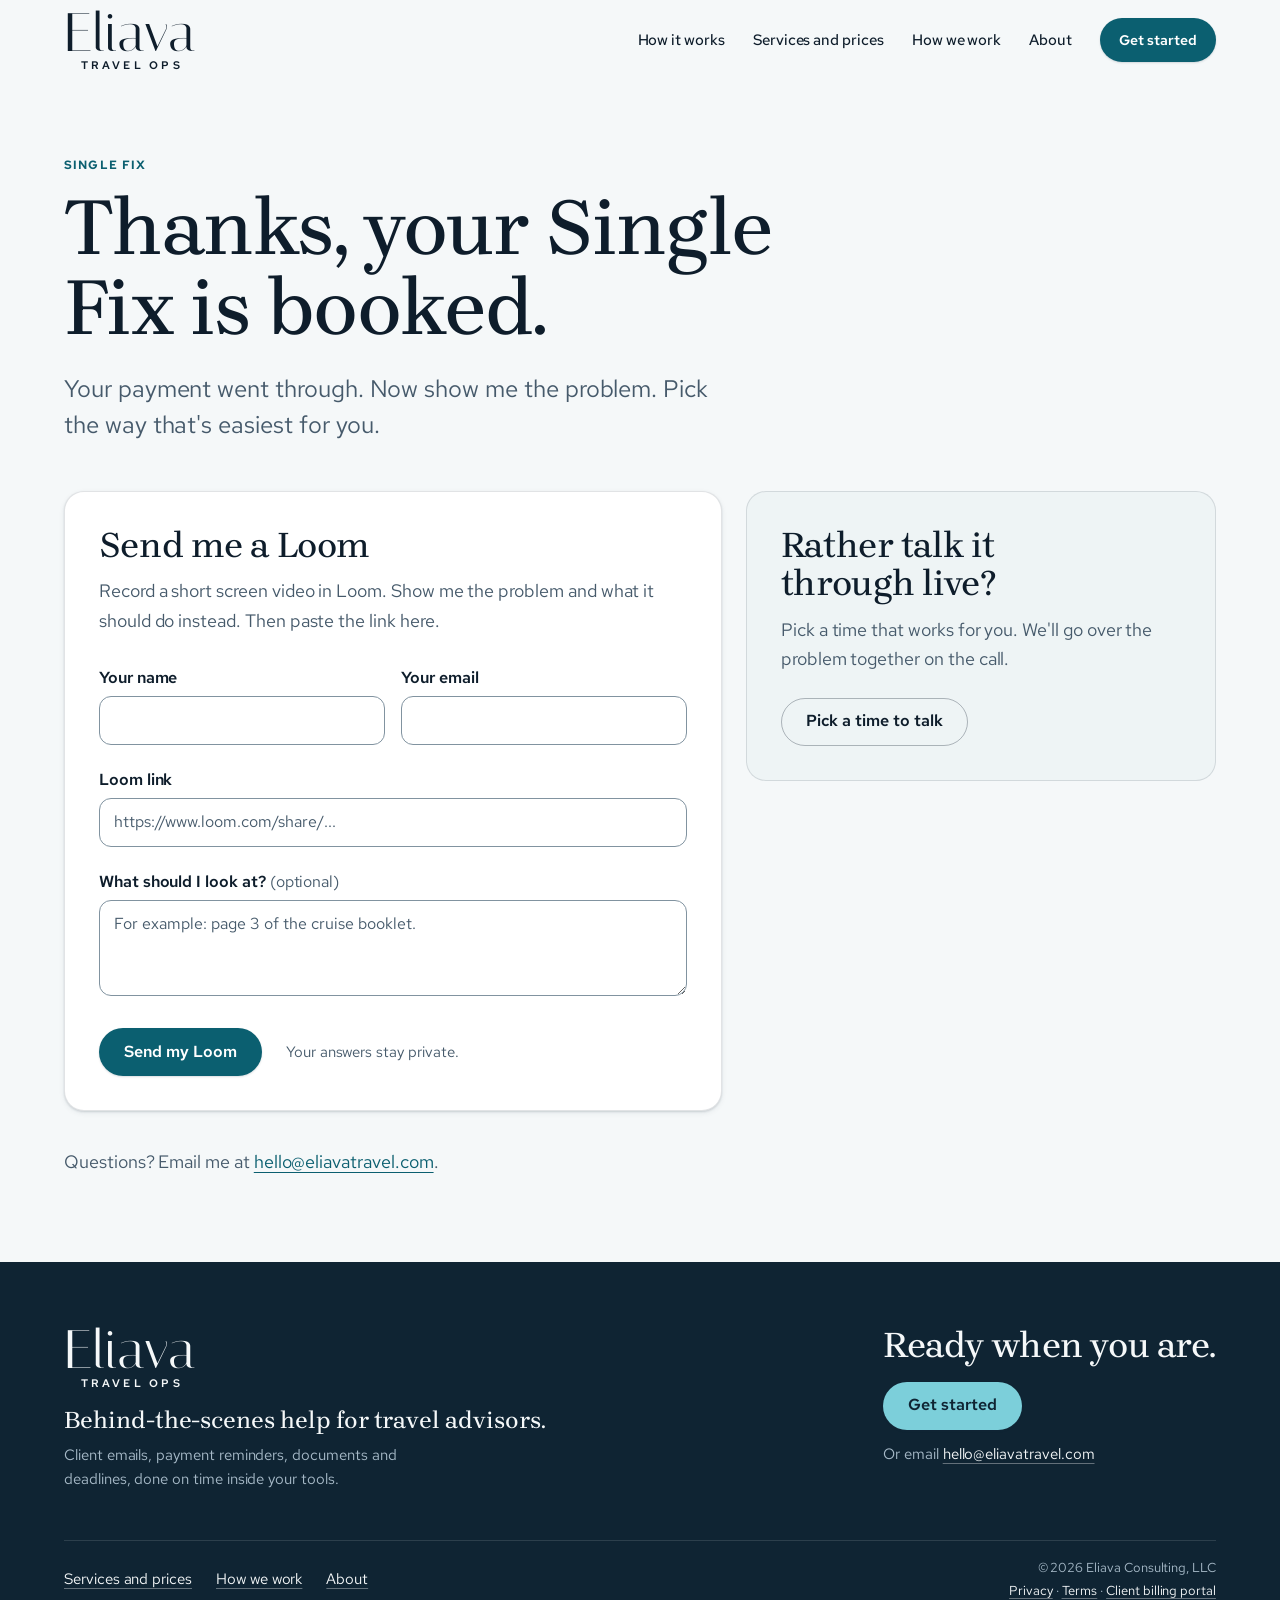
<file: fix/next/index.html>
<!doctype html>
<html lang="en">
<head>
<meta charset="utf-8">
<meta name="viewport" content="width=device-width, initial-scale=1">
<script>document.documentElement.classList.add('js')</script>
<link rel="icon" type="image/png" href="/assets/icon.png">
<link rel="apple-touch-icon" href="/assets/icon.png">
<link rel="preconnect" href="https://fonts.googleapis.com">
<link rel="preconnect" href="https://fonts.gstatic.com" crossorigin>
<link href="https://fonts.googleapis.com/css2?family=Italiana&family=Red+Hat+Text:ital,wght@0,400..700;1,400..700&family=Brygada+1918:ital,wght@0,400..700;1,400..700&display=swap" rel="stylesheet">
<link rel="stylesheet" href="/assets/scrollcraft.css">
<link rel="stylesheet" href="/assets/site.css?v=20261014">
<script src="/assets/site.js?v=20261014c" defer></script>
<link rel="stylesheet" href="/assets/fix.css">
<title>Thanks, your Single Fix is booked | Eliava</title>
<meta name="robots" content="noindex">
</head>
<body class="page-fix">
<header class="mast">
  <div class="mast-in">
    <a class="skip" href="#main">Skip to content</a>
    <a class="mast-logo" href="/" aria-label="Eliava Travel Ops, home"><span class="mast-lockup" aria-hidden="true"><span class="mast-word">Eliava</span><span class="mast-sub">Travel Ops</span></span></a>
    <nav class="mast-nav" aria-label="Main">
      <button type="button" class="mast-toggle" aria-expanded="false" aria-controls="mast-links"><span class="el-sr">Menu</span><svg class="i-open" viewBox="0 0 24 24" aria-hidden="true"><path d="M4 8h16M4 16h16" fill="none" stroke="currentColor" stroke-width="1.8" stroke-linecap="round"/></svg><svg class="i-close" viewBox="0 0 24 24" aria-hidden="true"><path d="M6 6l12 12M18 6L6 18" fill="none" stroke="currentColor" stroke-width="1.8" stroke-linecap="round"/></svg></button>
      <ul class="mast-links" id="mast-links">
        <li><a href="/#start">How it works</a></li>
        <li><a href="/services/">Services and prices</a></li>
        <li><a href="/working-agreement/">How we work</a></li>
        <li><a href="/#about">About</a></li>
      </ul>
      <a class="btn btn--sm" href="/get-started/" data-apply>Get started</a>
    </nav>
  </div>
</header>

<main id="main">

  <section class="fx-intro" id="paid" aria-labelledby="fx-title">
    <div class="el-wrap">
      <p class="el-eyebrow">Single Fix</p>
      <h1 class="fx-title" id="fx-title">Thanks, your Single Fix is booked.</h1>
      <p class="el-lede">Your payment went through. Now show me the problem. Pick the way that's easiest for you.</p>
    </div>
  </section>

  <section class="fx-ways" id="next" aria-label="Show me the problem">
    <div class="el-wrap fx-grid">
      <article class="fx-card" id="loom" aria-labelledby="loom-title">
        <h2 class="fx-card-title" id="loom-title">Send me a Loom</h2>
        <p class="fx-card-text" id="loom-intro">Record a short screen video in Loom. Show me the problem and what it should do instead. Then paste the link here.</p>

        <form class="fx-form" id="loom-form" novalidate>
          <div class="fld-row">
            <div class="fld"><label class="q" for="l-name">Your name</label><input class="in" id="l-name" name="name" autocomplete="name" required></div>
            <div class="fld"><label class="q" for="l-email">Your email</label><input class="in" id="l-email" name="email" type="email" inputmode="email" autocomplete="email" required></div>
          </div>
          <div class="fld"><label class="q" for="l-loom">Loom link</label><input class="in" id="l-loom" name="loom" type="url" inputmode="url" autocomplete="off" placeholder="https://www.loom.com/share/..." required></div>
          <div class="fld"><label class="q" for="l-look">What should I look at? <span class="opt">(optional)</span></label><textarea class="in" id="l-look" name="look" placeholder="For example: page 3 of the cruise booklet."></textarea></div>
          <div class="hp" aria-hidden="true"><label for="l-website">Leave this empty</label><input id="l-website" name="website" type="text" tabindex="-1" autocomplete="off"></div>
          <p class="apply-err" id="loom-err" role="alert" data-missing="Fill in the answers marked below." data-email="Check your email address. It should look like name@example.com." data-link="Paste the whole Loom link, starting with https://"></p>
          <div class="apply-actions">
            <button type="submit" class="btn">Send my Loom</button>
            <p class="apply-privacy">Your answers stay private.</p>
          </div>
        </form>

        <div class="fx-done" id="loom-done" role="status" hidden>
          <p class="fx-done-title" tabindex="-1">Got it. I'll reply the same business day.</p>
        </div>

        <div class="fx-done" id="loom-mail" hidden>
          <p class="fx-done-title" tabindex="-1">One more step: send it by email.</p>
          <p class="fx-card-text">Tap the button to open an email to me with your details filled in. Then press send.</p>
          <a class="btn" id="loom-mail-go" href="mailto:hello@eliavatravel.com">Email me your Loom</a>
        </div>
      </article>

      <article class="fx-card fx-live" aria-labelledby="live-title">
        <h2 class="fx-card-title" id="live-title">Rather talk it through live?</h2>
        <p class="fx-card-text">Pick a time that works for you. We'll go over the problem together on the call.</p>
        <a class="btn btn--quiet" href="https://cal.com/kady-dennis/schedule-a-call-with-kady" target="_blank" rel="noopener">Pick a time to talk</a>
      </article>

      <p class="fx-help">Questions? Email me at <a href="mailto:hello@eliavatravel.com">hello@eliavatravel.com</a>.</p>
    </div>
  </section>

</main>

<footer class="foot">
  <div class="foot-in">
    <div class="foot-brand">
      <a class="foot-logo" href="/" aria-label="Eliava Travel Ops, home"><span class="mast-lockup" aria-hidden="true"><span class="mast-word">Eliava</span><span class="mast-sub">Travel Ops</span></span></a>
      <p class="foot-what">Behind-the-scenes help for travel advisors.</p>
      <p>Client emails, payment reminders, documents and deadlines, done on time inside your tools.</p>
    </div>
    <div class="foot-cta">
      <p class="foot-ready">Ready when you are.</p>
      <a class="btn" href="/get-started/" data-apply>Get started</a>
      <p class="foot-mail">Or email <a href="mailto:hello@eliavatravel.com">hello@eliavatravel.com</a></p>
    </div>
    <div class="foot-bar">
      <nav class="foot-nav" aria-label="Footer">
        <ul>
          <li><a href="/services/">Services and prices</a></li>
          <li><a href="/working-agreement/">How we work</a></li>
        <li><a href="/#about">About</a></li>
        </ul>
      </nav>
      <div class="foot-legal">
        <p>&copy; 2026 Eliava Consulting, LLC</p>
        <p><a href="/privacy/">Privacy</a> &middot; <a href="/terms/">Terms</a> &middot; <a href="https://billing.stripe.com/p/login/eVq3cw1K91OXcVY1no1gs00" rel="noopener">Client billing portal</a></p>
      </div>
    </div>
  </div>
</footer>

</body>
</html>
</file>
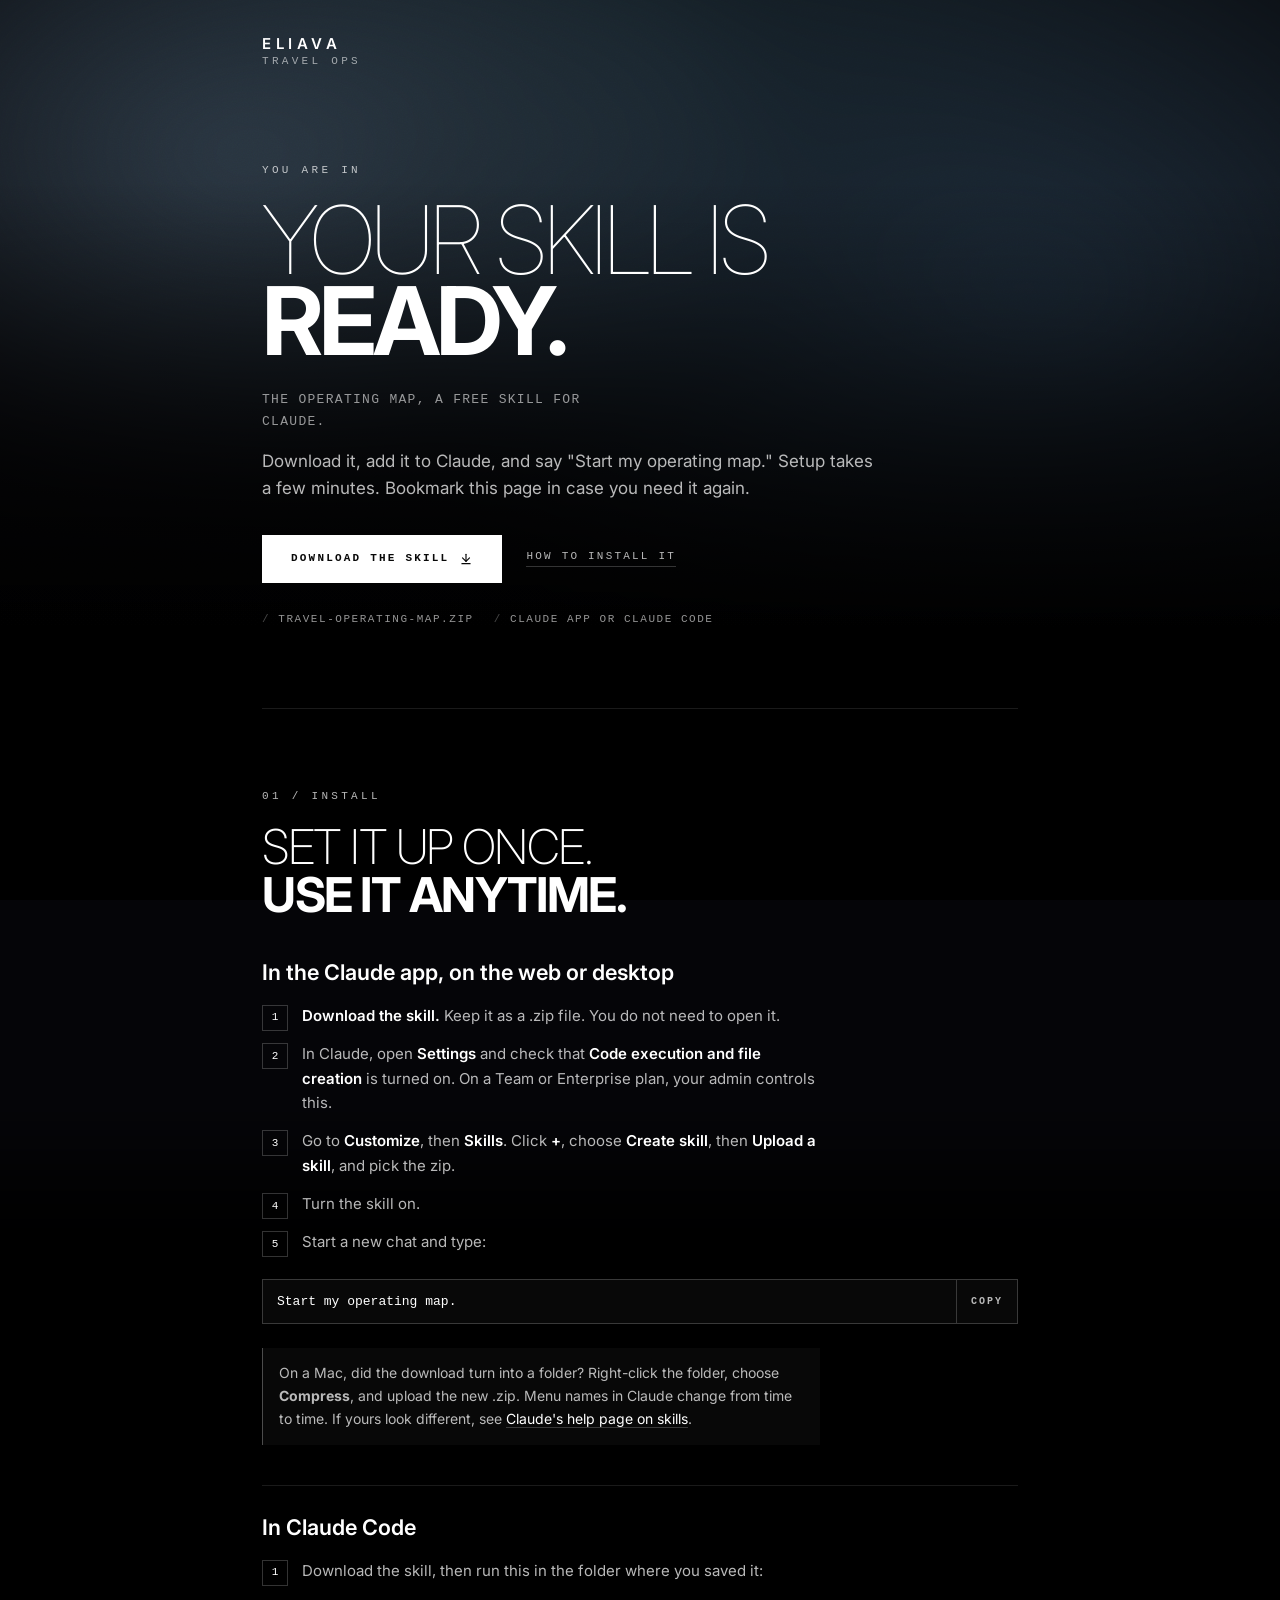
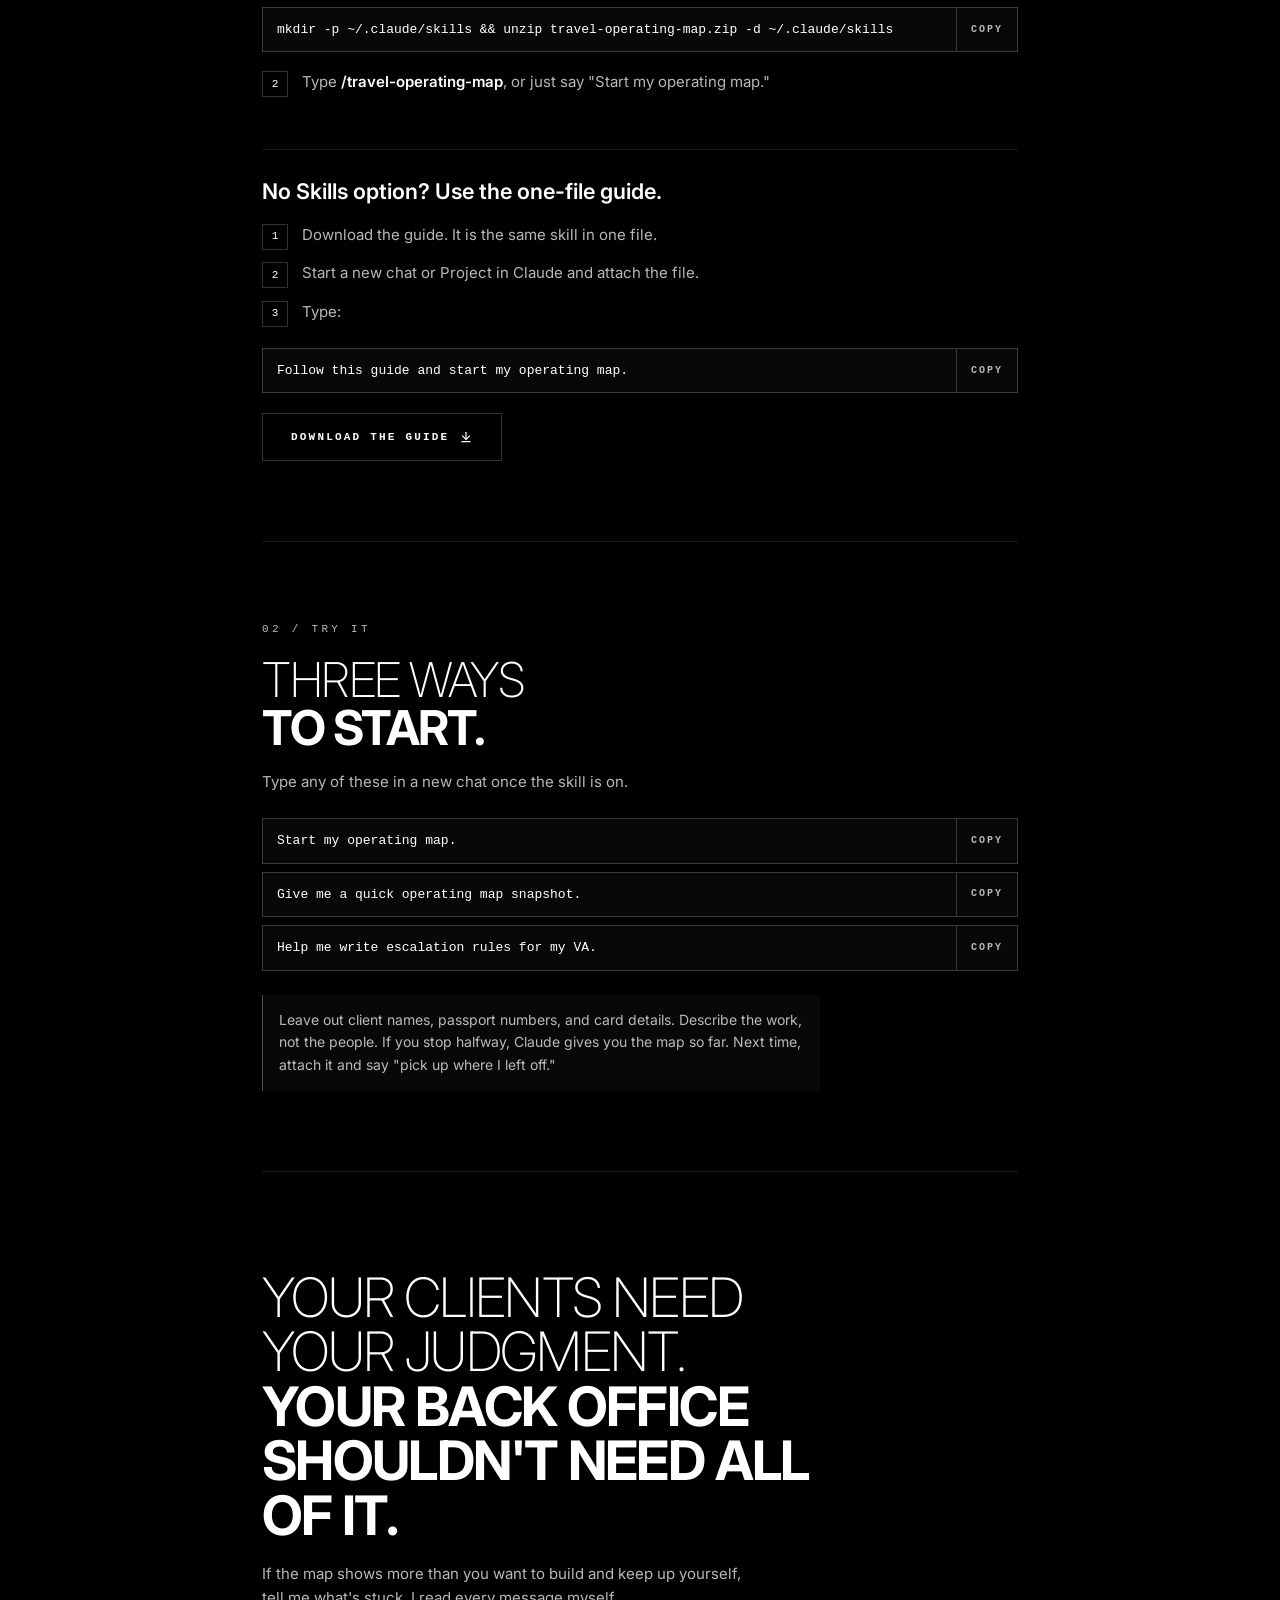
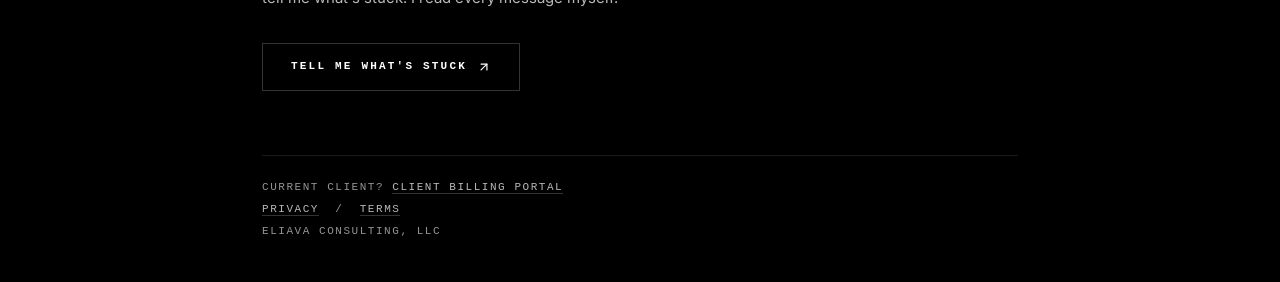
<file: free-tools/get/index.html>
<!doctype html>
<html lang="en">
<head>
<meta charset="utf-8">
<meta name="viewport" content="width=device-width, initial-scale=1">
<title>Your Operating Map skill | Eliava Travel Ops</title>
<meta name="description" content="Download the free Operating Map skill for Claude and set it up in a few minutes.">
<meta name="robots" content="noindex">
<meta name="theme-color" content="#000000">
<link rel="icon" type="image/png" href="/assets/icon.png">
<link rel="preconnect" href="https://fonts.googleapis.com">
<link rel="preconnect" href="https://fonts.gstatic.com" crossorigin>
<link href="https://fonts.googleapis.com/css2?family=Inter:wght@100..700&display=swap" rel="stylesheet">
<link rel="stylesheet" href="/assets/free-tools.css?v=20261016">
</head>
<body>
<div class="tint" aria-hidden="true"></div>
<div class="grain" aria-hidden="true"></div>

<div class="wrap narrow">
  <header class="top">
    <a class="lockup" href="/" aria-label="Eliava Travel Ops, home">
      <span class="word">Eliava</span><span class="sub" data-text="Travel Ops">Travel Ops</span>
    </a>
  </header>

  <main>
    <div class="hero">
      <p class="kicker">You are in</p>
      <h1>Your skill is <b>ready.</b></h1>
      <p class="lede">The Operating Map, a free skill for Claude.</p>
      <p class="prose">Download it, add it to Claude, and say "Start my operating map." Setup takes a few minutes. Bookmark this page in case you need it again.</p>
      <p class="prose" id="sent" hidden>A copy of this link is on its way to your inbox.</p>
      <div class="actions">
        <a class="btn solid" href="/free-tools/travel-operating-map.zip" download>Download the skill
          <svg viewBox="0 0 24 24" fill="none" stroke="currentColor" stroke-width="2" stroke-linecap="round" stroke-linejoin="round" aria-hidden="true"><path d="M12 4v12"/><path d="m6 10 6 6 6-6"/><path d="M5 20h14"/></svg>
        </a>
        <a class="textlink" href="#install">How to install it</a>
      </div>
      <p class="facts"><span>travel-operating-map.zip</span><span>Claude app or Claude Code</span></p>
    </div>

    <section id="install" aria-labelledby="install-h">
      <p class="kicker">01 / Install</p>
      <h2 id="install-h">Set it up once. <b>Use it anytime.</b></h2>

      <div class="block">
        <h3>In the Claude app, on the web or desktop</h3>
        <ol class="howto">
          <li><b>Download the skill.</b> Keep it as a .zip file. You do not need to open it.</li>
          <li>In Claude, open <b>Settings</b> and check that <b>Code execution and file creation</b> is turned on. On a Team or Enterprise plan, your admin controls this.</li>
          <li>Go to <b>Customize</b>, then <b>Skills</b>. Click <b>+</b>, choose <b>Create skill</b>, then <b>Upload a skill</b>, and pick the zip.</li>
          <li>Turn the skill on.</li>
          <li>Start a new chat and type:</li>
        </ol>
        <div class="say"><code>Start my operating map.</code><button class="copy" type="button" data-copy="Start my operating map.">Copy</button></div>
        <p class="tip">On a Mac, did the download turn into a folder? Right-click the folder, choose <b>Compress</b>, and upload the new .zip. Menu names in Claude change from time to time. If yours look different, see <a href="https://support.claude.com/en/articles/12512180-using-skills-in-claude" rel="noopener">Claude's help page on skills</a>.</p>
      </div>

      <div class="block">
        <h3>In Claude Code</h3>
        <ol class="howto">
          <li>Download the skill, then run this in the folder where you saved it:</li>
        </ol>
        <div class="say cmd"><code>mkdir -p ~/.claude/skills &amp;&amp; unzip travel-operating-map.zip -d ~/.claude/skills</code><button class="copy" type="button" data-copy="mkdir -p ~/.claude/skills &amp;&amp; unzip travel-operating-map.zip -d ~/.claude/skills">Copy</button></div>
        <ol class="howto" style="--start: 1; margin-top: 18px">
          <li>Type <b>/travel-operating-map</b>, or just say "Start my operating map."</li>
        </ol>
      </div>

      <div class="block">
        <h3>No Skills option? Use the one-file guide.</h3>
        <ol class="howto">
          <li>Download the guide. It is the same skill in one file.</li>
          <li>Start a new chat or Project in Claude and attach the file.</li>
          <li>Type:</li>
        </ol>
        <div class="say"><code>Follow this guide and start my operating map.</code><button class="copy" type="button" data-copy="Follow this guide and start my operating map.">Copy</button></div>
        <div class="actions">
          <a class="btn" href="/free-tools/travel-operating-map-guide.md" download>Download the guide
            <svg viewBox="0 0 24 24" fill="none" stroke="currentColor" stroke-width="2" stroke-linecap="round" stroke-linejoin="round" aria-hidden="true"><path d="M12 4v12"/><path d="m6 10 6 6 6-6"/><path d="M5 20h14"/></svg>
          </a>
        </div>
      </div>
    </section>

    <section aria-labelledby="try-h">
      <p class="kicker">02 / Try it</p>
      <h2 id="try-h">Three ways <b>to start.</b></h2>
      <p class="prose">Type any of these in a new chat once the skill is on.</p>
      <div class="say" style="margin-top: 24px"><code>Start my operating map.</code><button class="copy" type="button" data-copy="Start my operating map.">Copy</button></div>
      <div class="say"><code>Give me a quick operating map snapshot.</code><button class="copy" type="button" data-copy="Give me a quick operating map snapshot.">Copy</button></div>
      <div class="say"><code>Help me write escalation rules for my VA.</code><button class="copy" type="button" data-copy="Help me write escalation rules for my VA.">Copy</button></div>
      <p class="tip">Leave out client names, passport numbers, and card details. Describe the work, not the people. If you stop halfway, Claude gives you the map so far. Next time, attach it and say "pick up where I left off."</p>
    </section>

    <section class="close" aria-labelledby="close-h">
      <h2 id="close-h">Your clients need your judgment. <b>Your back office shouldn't need all of it.</b></h2>
      <p class="prose">If the map shows more than you want to build and keep up yourself, tell me what's stuck. I read every message myself.</p>
      <div class="actions">
        <a class="btn" href="mailto:hello@eliavatravel.com?subject=What%27s%20stuck">Tell me what's stuck
          <svg viewBox="0 0 24 24" fill="none" stroke="currentColor" stroke-width="2" stroke-linecap="round" stroke-linejoin="round" aria-hidden="true"><path d="M7 7h10v10"/><path d="M7 17 17 7"/></svg>
        </a>
      </div>
    </section>
  </main>

  <footer>
    Current client? <a href="https://billing.stripe.com/p/login/eVq3cw1K91OXcVY1no1gs00">Client billing portal</a>
    <br><a href="/privacy/">Privacy</a> &nbsp;/&nbsp; <a href="/terms/">Terms</a>
    <br>Eliava Consulting, LLC
  </footer>
</div>

<script>
  if (/[?&]sent=1/.test(location.search)) document.getElementById('sent').hidden = false;
  document.querySelectorAll('.copy').forEach(function (b) {
    b.addEventListener('click', function () {
      var text = b.getAttribute('data-copy');
      var done = function () { b.textContent = 'Copied'; setTimeout(function () { b.textContent = 'Copy'; }, 1600); };
      if (navigator.clipboard && window.isSecureContext) {
        navigator.clipboard.writeText(text).then(done, function () {});
      } else {
        var t = document.createElement('textarea'); t.value = text; t.setAttribute('readonly', '');
        t.style.position = 'fixed'; t.style.opacity = '0'; document.body.appendChild(t); t.select();
        try { document.execCommand('copy'); done(); } catch (e) {}
        document.body.removeChild(t);
      }
    });
  });
</script>
</body>
</html>
</file>
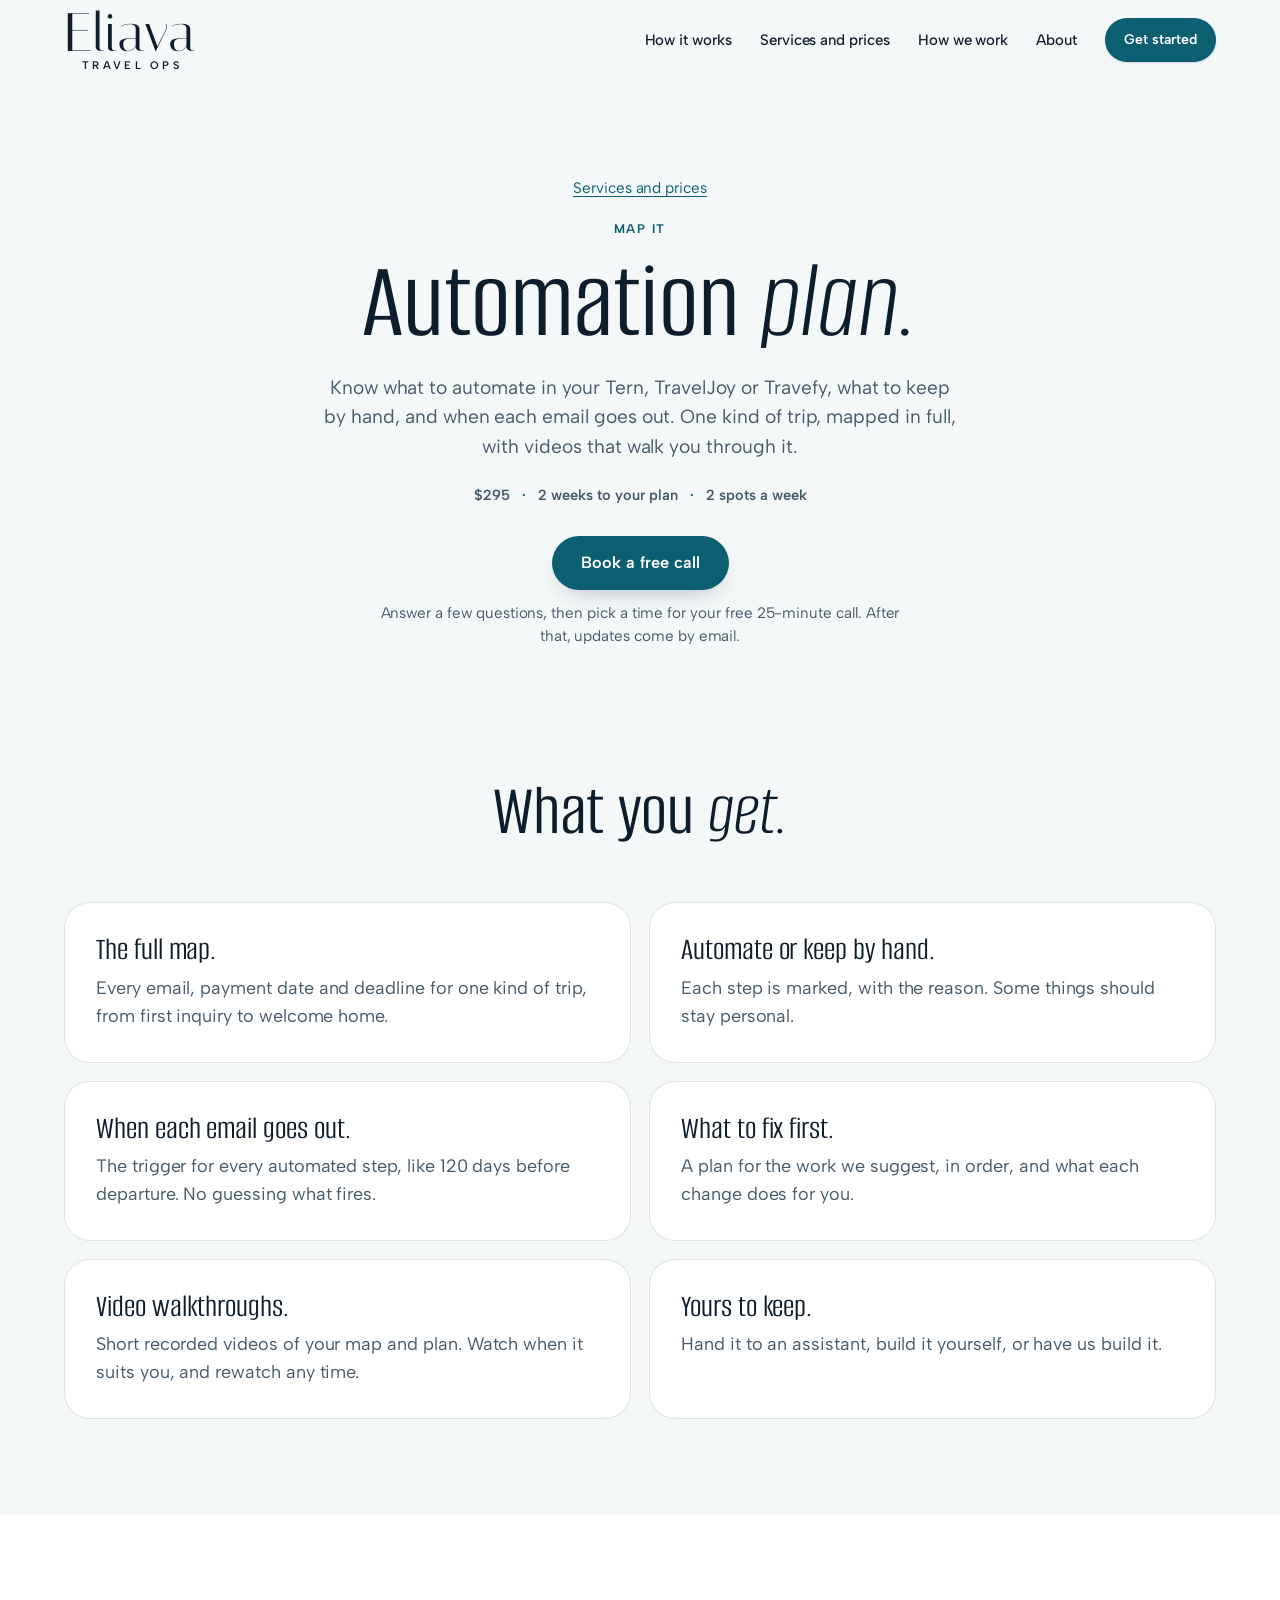
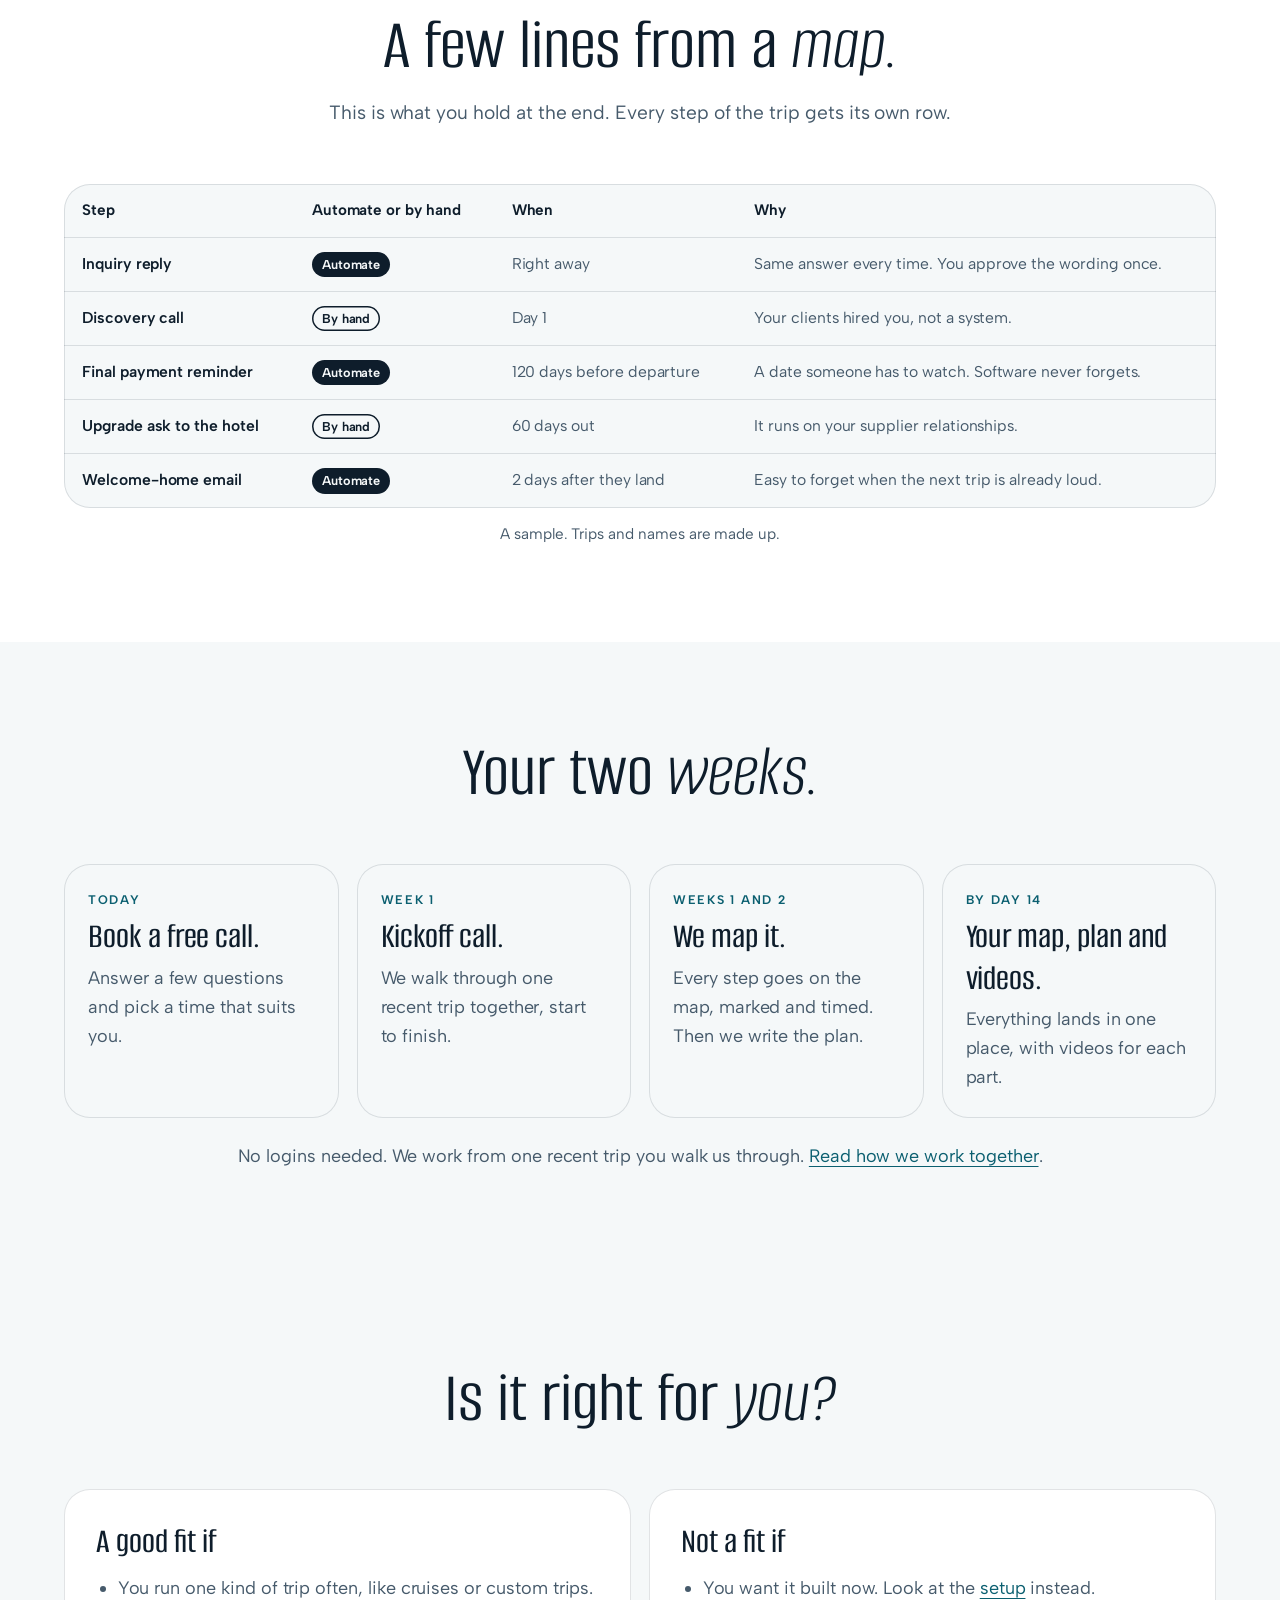
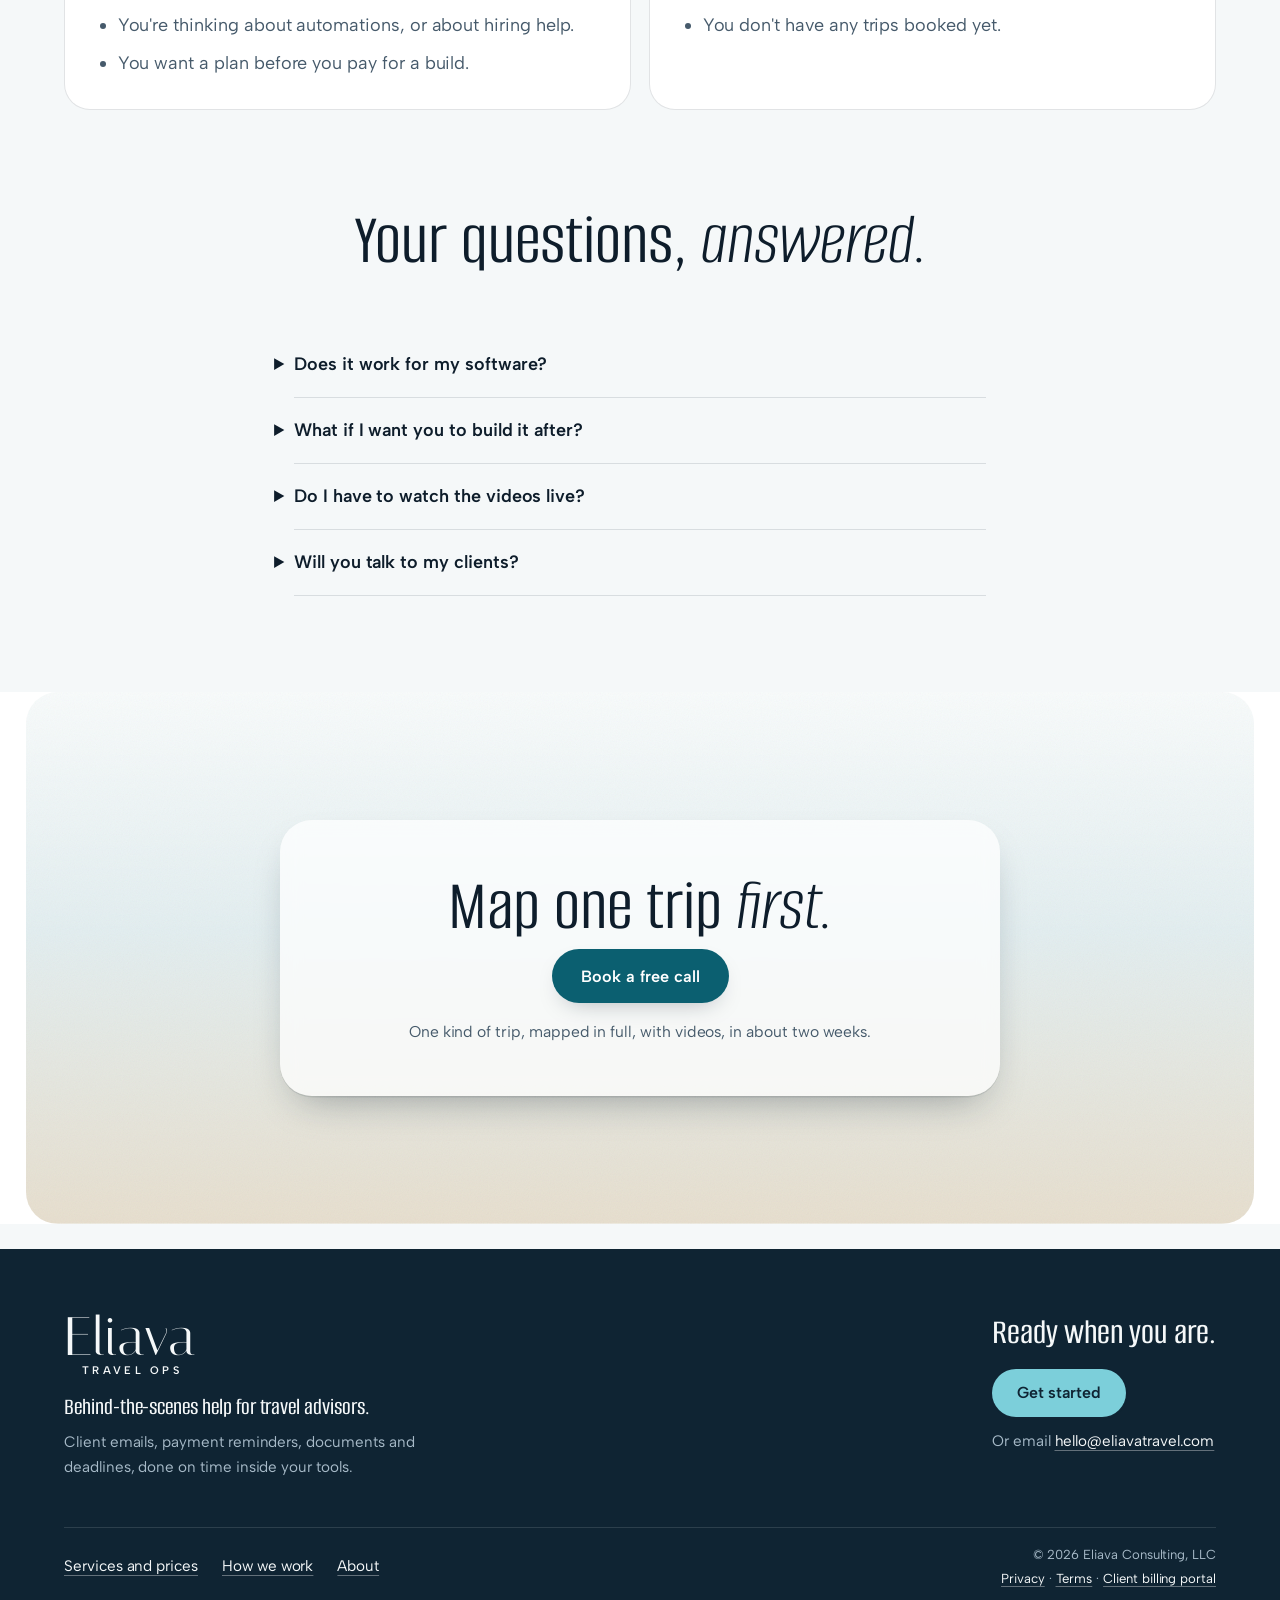
<file: services/automation-plan/index.html>
<!doctype html>
<html lang="en">
<head>
<meta charset="utf-8">
<meta name="viewport" content="width=device-width, initial-scale=1">
<script>document.documentElement.classList.add('js')</script>
<link rel="icon" type="image/png" href="/assets/icon.png">
<link rel="apple-touch-icon" href="/assets/icon.png">
<link rel="preconnect" href="https://fonts.googleapis.com">
<link rel="preconnect" href="https://fonts.gstatic.com" crossorigin>
<link href="https://fonts.googleapis.com/css2?family=Italiana&family=Albert+Sans:ital,wght@0,400..800;1,400..700&family=Alumni+Sans:ital,wght@0,200..800;1,200..800&display=swap" rel="stylesheet">
<link rel="stylesheet" href="/assets/scrollcraft.css">
<link rel="stylesheet" href="/assets/site.css?v=20261014">
<script src="/assets/site.js?v=20261014c" defer></script>
<title>Automation plan | Eliava Travel Ops</title>
<meta name="description" content="A full map of one kind of trip: what to automate in your Tern, TravelJoy or Travefy, what to keep by hand, and when each email goes out. With video walkthroughs. $295.">
<link rel="canonical" href="https://eliavatravel.com/services/automation-plan/">
<meta property="og:type" content="website">
<meta property="og:url" content="https://eliavatravel.com/services/automation-plan/">
<meta property="og:title" content="Automation plan | Eliava Travel Ops">
<meta property="og:description" content="A full map of one kind of trip: what to automate in your Tern, TravelJoy or Travefy, what to keep by hand, and when each email goes out. With video walkthroughs. $295.">
<meta property="og:image" content="https://eliavatravel.com/assets/share.png">
<meta property="og:image:width" content="1200">
<meta property="og:image:height" content="630">
<meta name="twitter:card" content="summary_large_image">
<link rel="stylesheet" href="/assets/home.css">
<link rel="stylesheet" href="/assets/copy-v2.css?v=20261014">
<link rel="stylesheet" href="/assets/get-started.css?v=20261014c">
<link rel="stylesheet" href="/assets/packages.css?v=20261014c">
</head>
<body class="page-get-started page-package">

<header class="mast">
  <div class="mast-in">
    <a class="skip" href="#main">Skip to content</a>
    <a class="mast-logo" href="/" aria-label="Eliava Travel Ops, home"><span class="mast-lockup" aria-hidden="true"><span class="mast-word">Eliava</span><span class="mast-sub">Travel Ops</span></span></a>
    <nav class="mast-nav" aria-label="Main">
      <button type="button" class="mast-toggle" aria-expanded="false" aria-controls="mast-links"><span class="el-sr">Menu</span><svg class="i-open" viewBox="0 0 24 24" aria-hidden="true"><path d="M4 8h16M4 16h16" fill="none" stroke="currentColor" stroke-width="1.8" stroke-linecap="round"/></svg><svg class="i-close" viewBox="0 0 24 24" aria-hidden="true"><path d="M6 6l12 12M18 6L6 18" fill="none" stroke="currentColor" stroke-width="1.8" stroke-linecap="round"/></svg></button>
      <ul class="mast-links" id="mast-links">
        <li><a href="/#start">How it works</a></li>
        <li><a href="/services/">Services and prices</a></li>
        <li><a href="/working-agreement/">How we work</a></li>
        <li><a href="/#about">About</a></li>
      </ul>
      <a class="btn btn--sm" href="/get-started/" data-apply>Get started</a>
    </nav>
  </div>
</header>

<main id="main">

  <section class="sec gs-top" aria-labelledby="pk-title">
    <div class="el-wrap sec-head">
      <p class="pk-crumb"><a class="el-inline-link" href="/services/">Services and prices</a></p>
      <p class="pk-verb">Map it</p>
      <h1 class="sec-title" id="pk-title">Automation <em>plan.</em></h1>
      <p class="sec-sub">Know what to automate in your Tern, TravelJoy or Travefy, what to keep by hand, and when each email goes out. One kind of trip, mapped in full, with videos that walk you through it.</p>
      <p class="hero-micro"><b>$295 </b> <span aria-hidden="true">&middot;</span> <b>2 weeks to your plan</b> <span aria-hidden="true">&middot;</span> <b>2 spots a week</b></p>
      <div class="pk-cta">
        <a class="btn btn--lg" href="/get-started/" data-apply="map">Book a free call</a>
        <p class="pk-cta-note">Answer a few questions, then pick a time for your free 25-minute call. After that, updates come by email.</p>
      </div>
    </div>
  </section>

  <section class="sec gs-expect" aria-labelledby="pk-get">
    <div class="el-wrap sec-head">
      <h2 class="sec-title" id="pk-get">What you <em>get.</em></h2>
    </div>
    <div class="el-wrap">
      <ul class="gs-cards gs-cards--who">
        <li class="gs-card"><strong>The full map.</strong><span>Every email, payment date and deadline for one kind of trip, from first inquiry to welcome home.</span></li>
        <li class="gs-card"><strong>Automate or keep by hand.</strong><span>Each step is marked, with the reason. Some things should stay personal.</span></li>
        <li class="gs-card"><strong>When each email goes out.</strong><span>The trigger for every automated step, like 120 days before departure. No guessing what fires.</span></li>
        <li class="gs-card"><strong>What to fix first.</strong><span>A plan for the work we suggest, in order, and what each change does for you.</span></li>
        <li class="gs-card"><strong>Video walkthroughs.</strong><span>Short recorded videos of your map and plan. Watch when it suits you, and rewatch any time.</span></li>
        <li class="gs-card"><strong>Yours to keep.</strong><span>Hand it to an assistant, build it yourself, or have us build it.</span></li>
      </ul>
    </div>
  </section>

  <section class="sec pk-sample-sec" aria-labelledby="pk-sample">
    <div class="el-wrap sec-head">
      <h2 class="sec-title" id="pk-sample">A few lines from a <em>map.</em></h2>
      <p class="sec-sub">This is what you hold at the end. Every step of the trip gets its own row.</p>
    </div>
    <div class="el-wrap">
      <div class="pk-sample" tabindex="0" role="region" aria-labelledby="pk-sample">
        <table>
          <thead><tr><th scope="col">Step</th><th scope="col">Automate or by hand</th><th scope="col">When</th><th scope="col">Why</th></tr></thead>
          <tbody>
            <tr><td>Inquiry reply</td><td><span class="pk-tag pk-tag--fill">Automate</span></td><td>Right away</td><td>Same answer every time. You approve the wording once.</td></tr>
            <tr><td>Discovery call</td><td><span class="pk-tag">By hand</span></td><td>Day 1</td><td>Your clients hired you, not a system.</td></tr>
            <tr><td>Final payment reminder</td><td><span class="pk-tag pk-tag--fill">Automate</span></td><td>120 days before departure</td><td>A date someone has to watch. Software never forgets.</td></tr>
            <tr><td>Upgrade ask to the hotel</td><td><span class="pk-tag">By hand</span></td><td>60 days out</td><td>It runs on your supplier relationships.</td></tr>
            <tr><td>Welcome-home email</td><td><span class="pk-tag pk-tag--fill">Automate</span></td><td>2 days after they land</td><td>Easy to forget when the next trip is already loud.</td></tr>
          </tbody>
        </table>
      </div>
      <p class="pk-cap">A sample. Trips and names are made up.</p>
    </div>
  </section>

  <section class="sec gs-call" aria-labelledby="pk-how">
    <div class="el-wrap sec-head">
      <h2 class="sec-title" id="pk-how">Your two <em>weeks.</em></h2>
    </div>
    <div class="el-wrap">
      <ol class="steps pk-steps">
        <li class="step-card"><div class="step-text"><span class="step-n">Today</span><strong>Book a free call.</strong><span>Answer a few questions and pick a time that suits you.</span></div></li>
        <li class="step-card"><div class="step-text"><span class="step-n">Week 1</span><strong>Kickoff call.</strong><span>We walk through one recent trip together, start to finish.</span></div></li>
        <li class="step-card"><div class="step-text"><span class="step-n">Weeks 1 and 2</span><strong>We map it.</strong><span>Every step goes on the map, marked and timed. Then we write the plan.</span></div></li>
        <li class="step-card"><div class="step-text"><span class="step-n">By day 14</span><strong>Your map, plan and videos.</strong><span>Everything lands in one place, with videos for each part.</span></div></li>
      </ol>
      <p class="gs-more">No logins needed. We work from one recent trip you walk us through. <a class="el-inline-link" href="/working-agreement/">Read how we work together</a>.</p>
    </div>
  </section>

  <section class="sec gs-who" aria-labelledby="pk-fit">
    <div class="el-wrap sec-head">
      <h2 class="sec-title" id="pk-fit">Is it right for <em>you?</em></h2>
    </div>
    <div class="el-wrap pk-fit">
      <div class="pk-fit-col"><h3>A good fit if</h3><ul><li>You run one kind of trip often, like cruises or custom trips.</li><li>You're thinking about automations, or about hiring help.</li><li>You want a plan before you pay for a build.</li></ul></div>
      <div class="pk-fit-col"><h3>Not a fit if</h3><ul><li>You want it built now. Look at the <a class="el-inline-link" href="/services/setup/">setup</a> instead.</li><li>You don't have any trips booked yet.</li></ul></div>
    </div>
  </section>

  <section class="sec pk-faq" aria-labelledby="pk-faq">
    <div class="el-wrap sec-head">
      <h2 class="sec-title" id="pk-faq">Your questions, <em>answered.</em></h2>
    </div>
    <div class="el-wrap pk-faq-list">
        <details class="pk-q"><summary>Does it work for my software?</summary><p>Yes. Tern, TravelJoy, Travefy, or even a spreadsheet.</p></details>
        <details class="pk-q"><summary>What if I want you to build it after?</summary><p>Book a setup within 30 days and the $295 comes off the price.</p></details>
        <details class="pk-q"><summary>Do I have to watch the videos live?</summary><p>No. They're recorded, so you watch when it suits you.</p></details>
        <details class="pk-q"><summary>Will you talk to my clients?</summary><p>No. This is a plan for you. Nothing goes to a client.</p></details>
    </div>
  </section>

  <section class="sec ready">
    <div class="final">
      <div class="final-art" aria-hidden="true"></div>
      <div class="final-in">
        <p class="final-title">Map one trip <em>first.</em></p>
        <a class="btn btn--lg" href="/get-started/" data-apply="map">Book a free call</a>
        <p class="final-note">One kind of trip, mapped in full, with videos, in about two weeks.</p>
      </div>
    </div>
  </section>

</main>

<footer class="foot">
  <div class="foot-in">
    <div class="foot-brand">
      <a class="foot-logo" href="/" aria-label="Eliava Travel Ops, home"><span class="mast-lockup" aria-hidden="true"><span class="mast-word">Eliava</span><span class="mast-sub">Travel Ops</span></span></a>
      <p class="foot-what">Behind-the-scenes help for travel advisors.</p>
      <p>Client emails, payment reminders, documents and deadlines, done on time inside your tools.</p>
    </div>
    <div class="foot-cta">
      <p class="foot-ready">Ready when you are.</p>
      <a class="btn" href="/get-started/" data-apply>Get started</a>
      <p class="foot-mail">Or email <a href="mailto:hello@eliavatravel.com">hello@eliavatravel.com</a></p>
    </div>
    <div class="foot-bar">
      <nav class="foot-nav" aria-label="Footer">
        <ul>
          <li><a href="/services/">Services and prices</a></li>
          <li><a href="/working-agreement/">How we work</a></li>
        <li><a href="/#about">About</a></li>
        </ul>
      </nav>
      <div class="foot-legal">
        <p>&copy; 2026 Eliava Consulting, LLC</p>
        <p><a href="/privacy/">Privacy</a> &middot; <a href="/terms/">Terms</a> &middot; <a href="https://billing.stripe.com/p/login/eVq3cw1K91OXcVY1no1gs00" rel="noopener">Client billing portal</a></p>
      </div>
    </div>
  </div>
</footer>

</body>
</html>
</file>
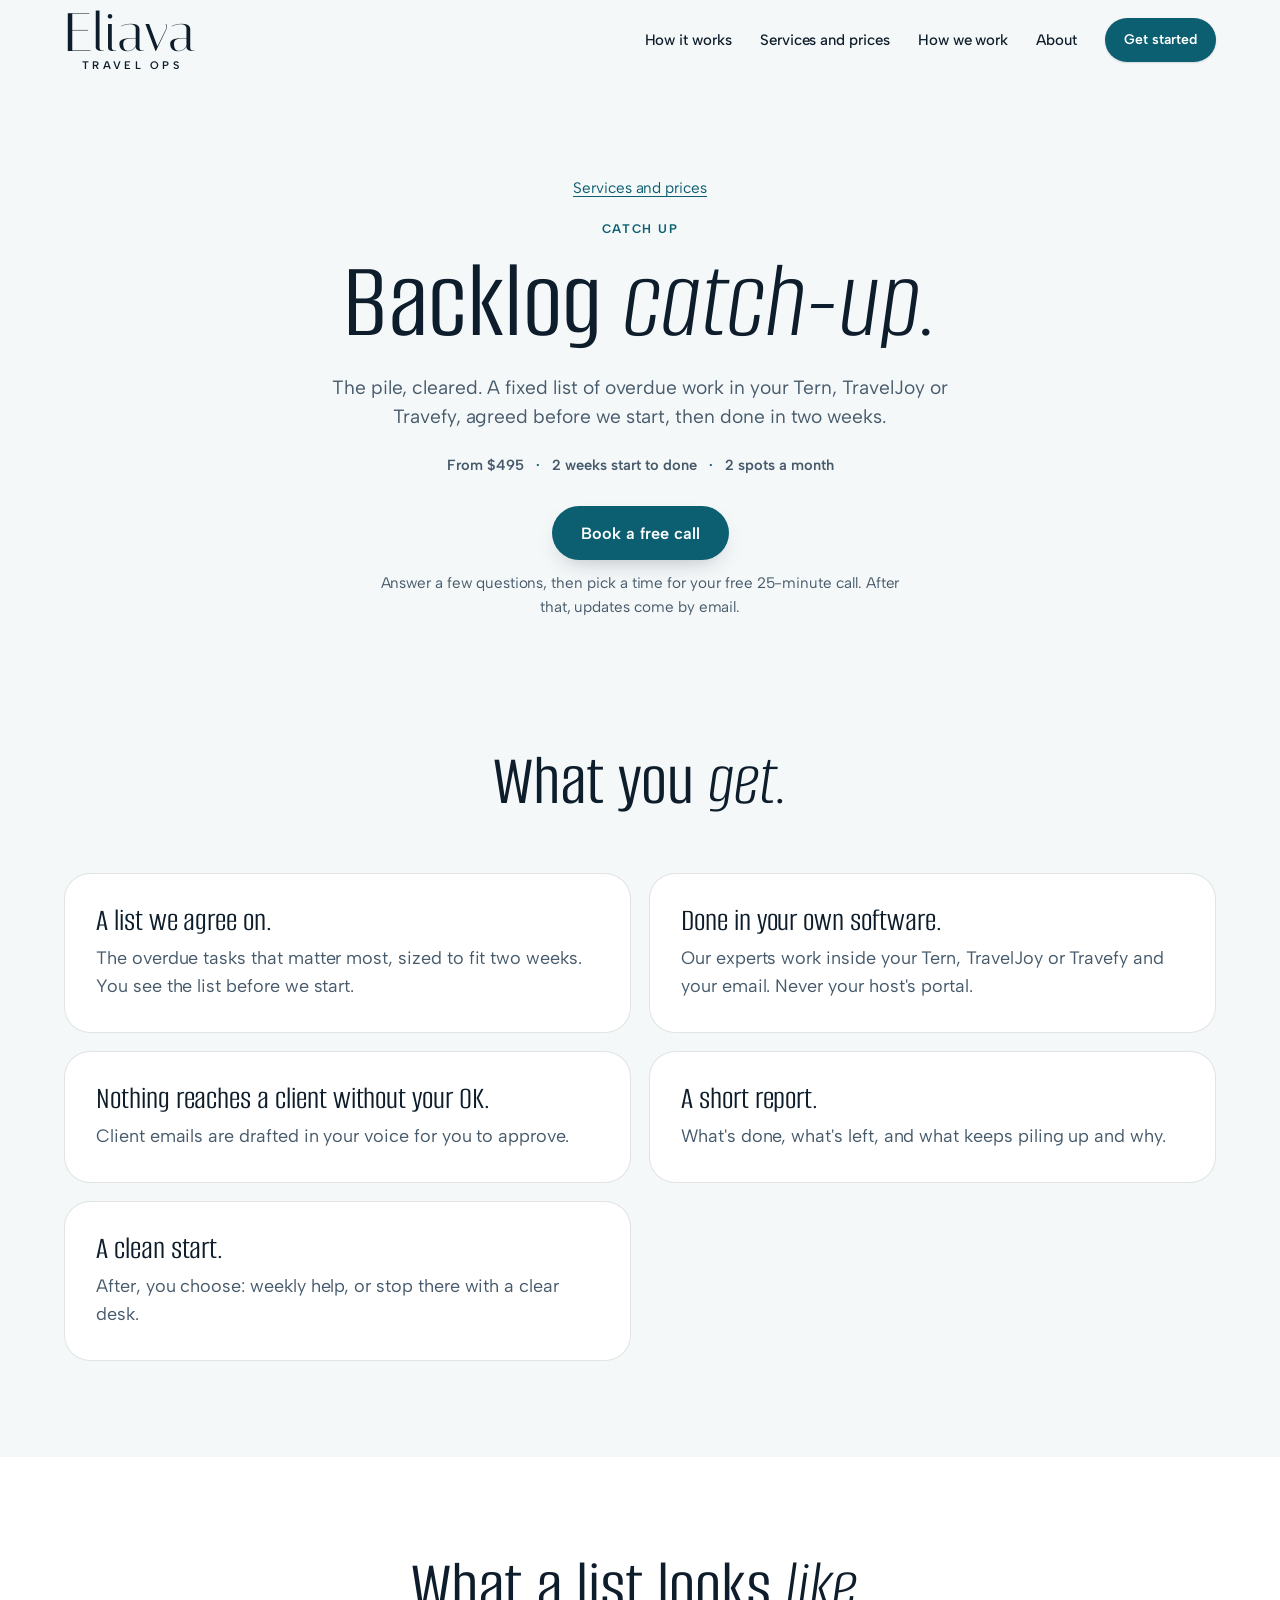
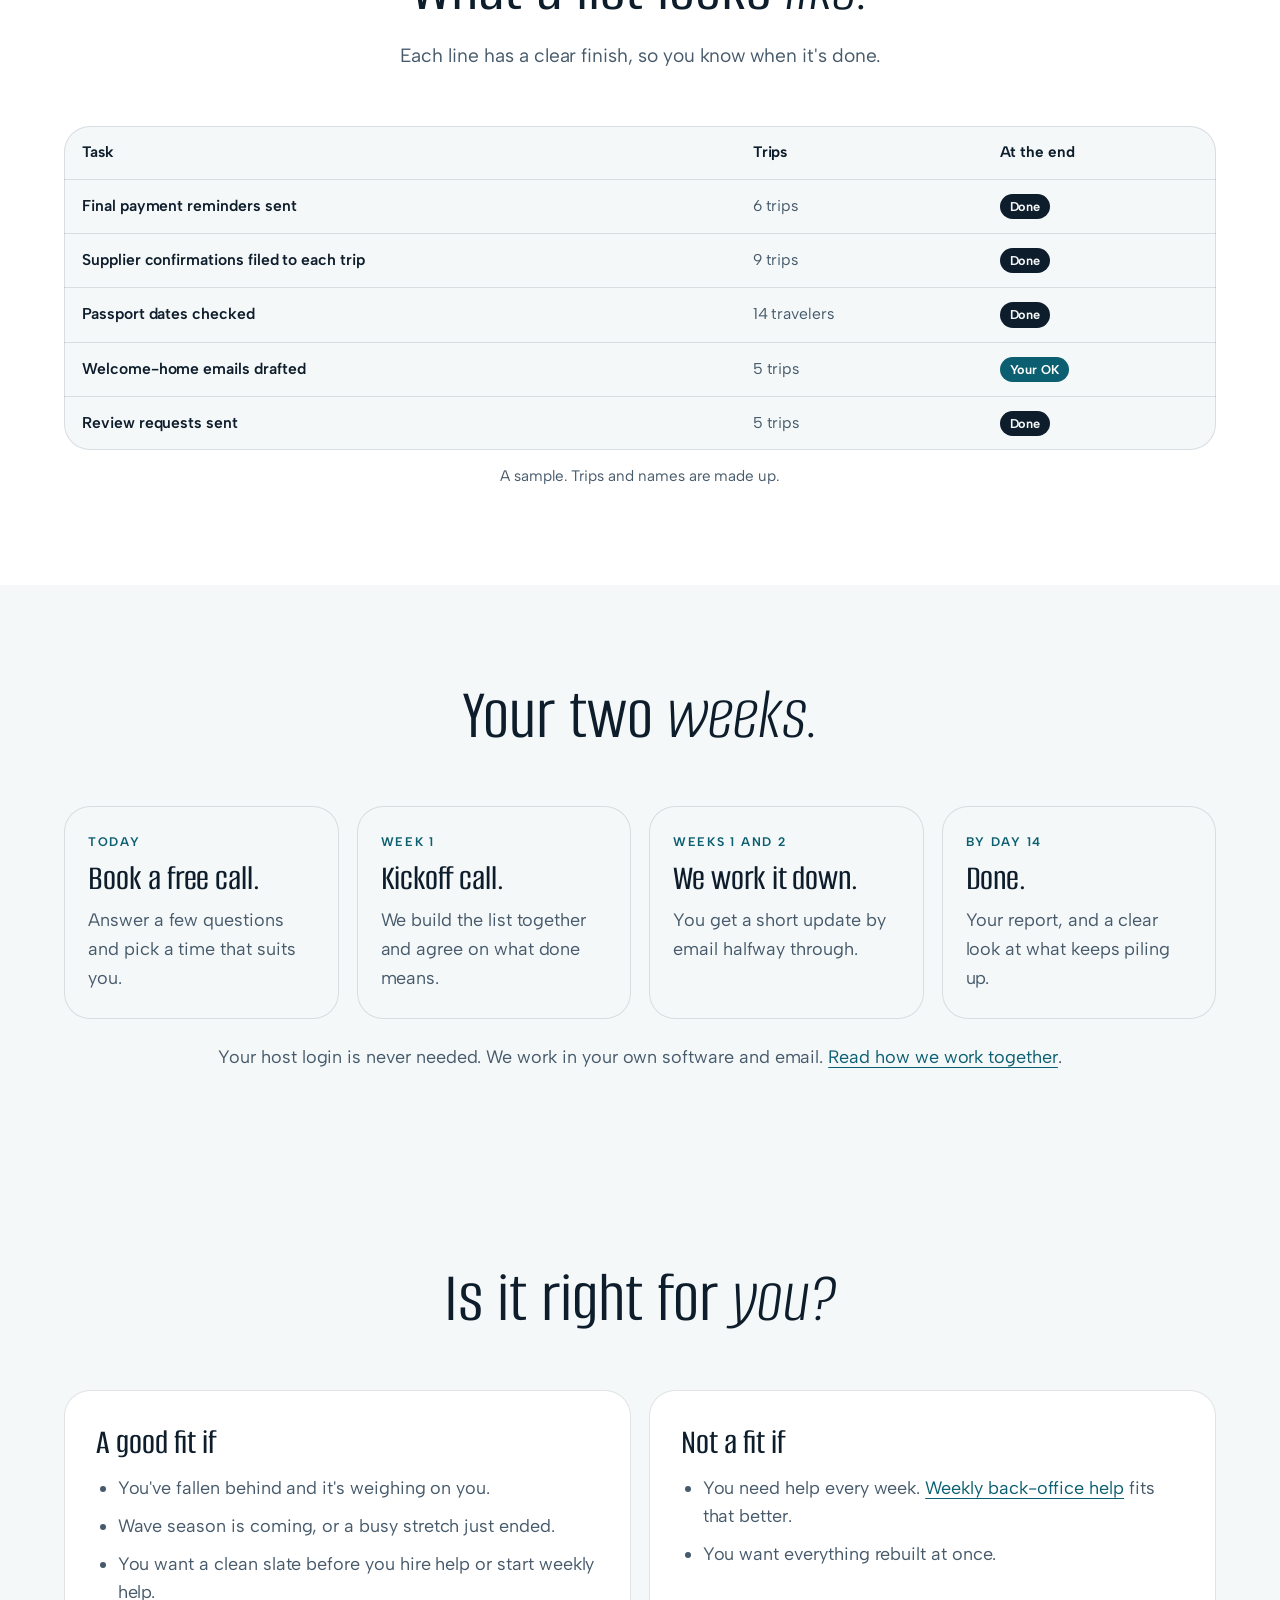
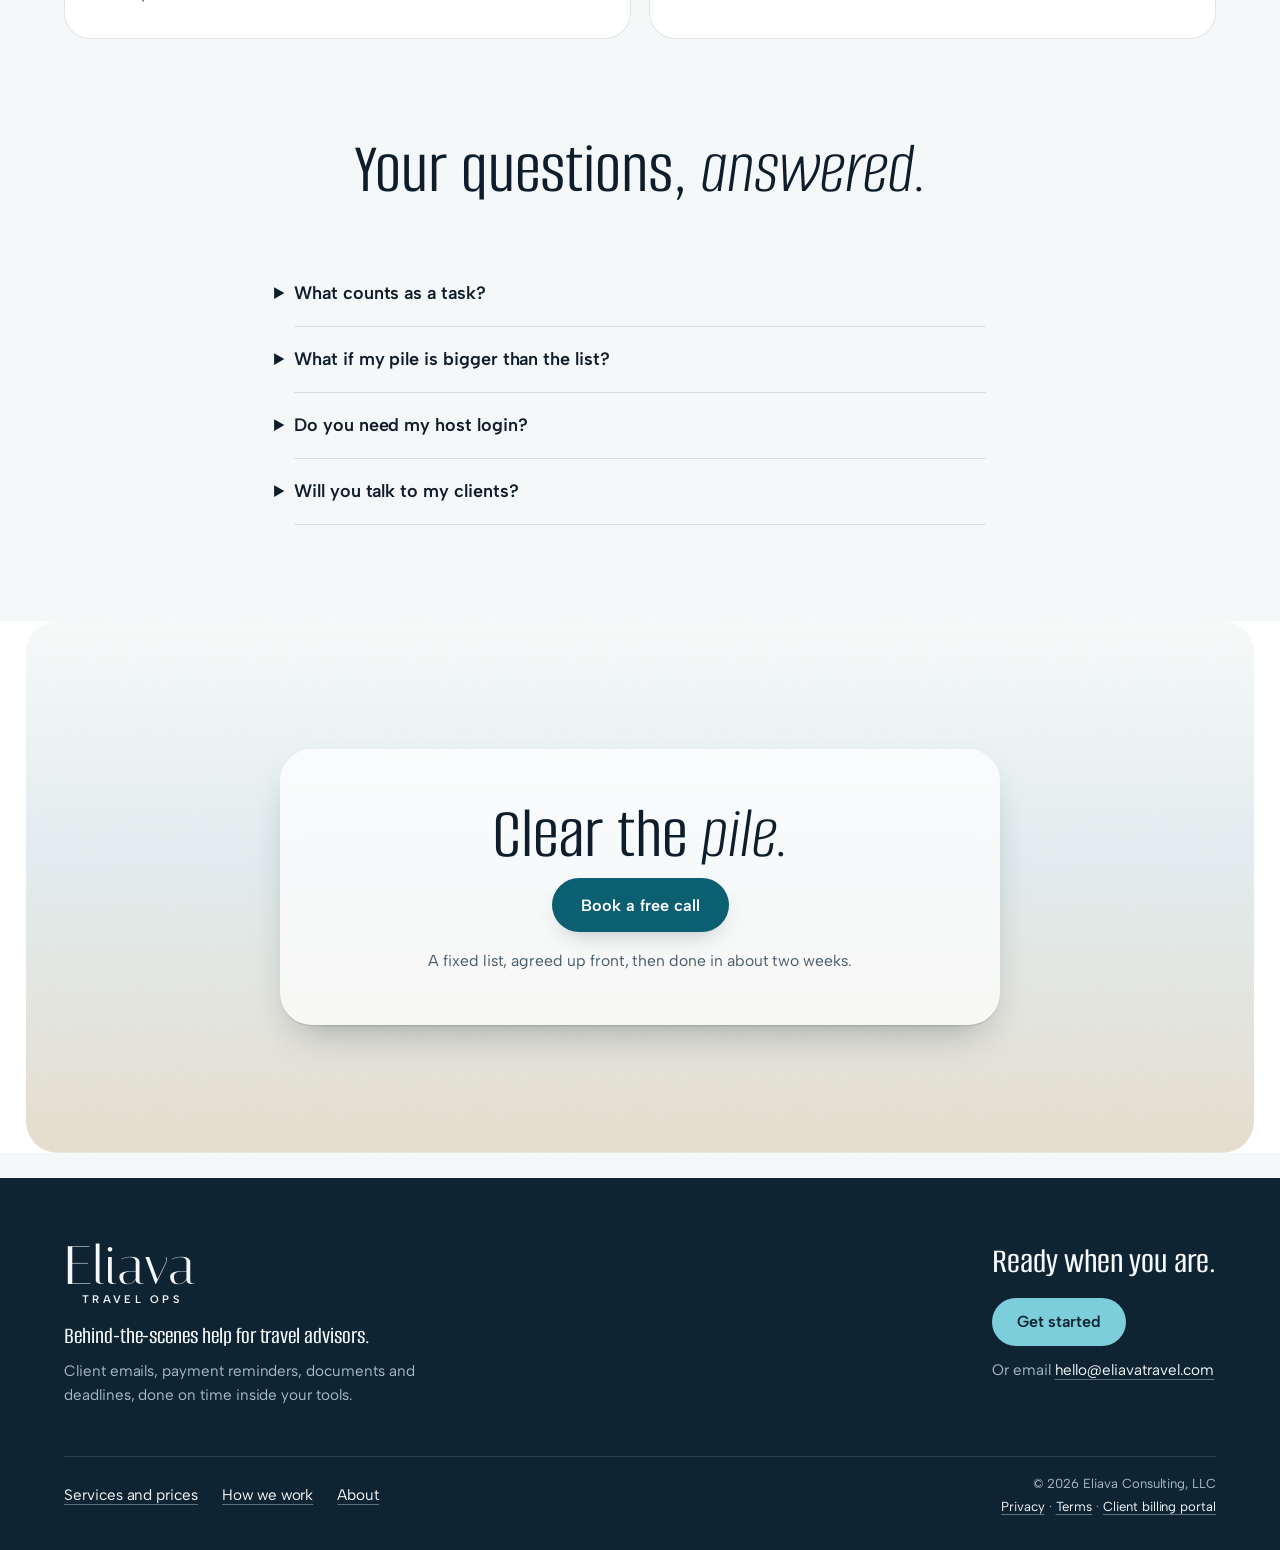
<file: services/backlog-catch-up/index.html>
<!doctype html>
<html lang="en">
<head>
<meta charset="utf-8">
<meta name="viewport" content="width=device-width, initial-scale=1">
<script>document.documentElement.classList.add('js')</script>
<link rel="icon" type="image/png" href="/assets/icon.png">
<link rel="apple-touch-icon" href="/assets/icon.png">
<link rel="preconnect" href="https://fonts.googleapis.com">
<link rel="preconnect" href="https://fonts.gstatic.com" crossorigin>
<link href="https://fonts.googleapis.com/css2?family=Italiana&family=Albert+Sans:ital,wght@0,400..800;1,400..700&family=Alumni+Sans:ital,wght@0,200..800;1,200..800&display=swap" rel="stylesheet">
<link rel="stylesheet" href="/assets/scrollcraft.css">
<link rel="stylesheet" href="/assets/site.css?v=20261014">
<script src="/assets/site.js?v=20261014c" defer></script>
<title>Backlog catch-up | Eliava Travel Ops</title>
<meta name="description" content="A fixed list of overdue work in your Tern, TravelJoy or Travefy, agreed before we start, then done in two weeks. From $495.">
<link rel="canonical" href="https://eliavatravel.com/services/backlog-catch-up/">
<meta property="og:type" content="website">
<meta property="og:url" content="https://eliavatravel.com/services/backlog-catch-up/">
<meta property="og:title" content="Backlog catch-up | Eliava Travel Ops">
<meta property="og:description" content="A fixed list of overdue work in your Tern, TravelJoy or Travefy, agreed before we start, then done in two weeks. From $495.">
<meta property="og:image" content="https://eliavatravel.com/assets/share.png">
<meta property="og:image:width" content="1200">
<meta property="og:image:height" content="630">
<meta name="twitter:card" content="summary_large_image">
<link rel="stylesheet" href="/assets/home.css">
<link rel="stylesheet" href="/assets/copy-v2.css?v=20261014">
<link rel="stylesheet" href="/assets/get-started.css?v=20261014c">
<link rel="stylesheet" href="/assets/packages.css?v=20261014c">
</head>
<body class="page-get-started page-package">

<header class="mast">
  <div class="mast-in">
    <a class="skip" href="#main">Skip to content</a>
    <a class="mast-logo" href="/" aria-label="Eliava Travel Ops, home"><span class="mast-lockup" aria-hidden="true"><span class="mast-word">Eliava</span><span class="mast-sub">Travel Ops</span></span></a>
    <nav class="mast-nav" aria-label="Main">
      <button type="button" class="mast-toggle" aria-expanded="false" aria-controls="mast-links"><span class="el-sr">Menu</span><svg class="i-open" viewBox="0 0 24 24" aria-hidden="true"><path d="M4 8h16M4 16h16" fill="none" stroke="currentColor" stroke-width="1.8" stroke-linecap="round"/></svg><svg class="i-close" viewBox="0 0 24 24" aria-hidden="true"><path d="M6 6l12 12M18 6L6 18" fill="none" stroke="currentColor" stroke-width="1.8" stroke-linecap="round"/></svg></button>
      <ul class="mast-links" id="mast-links">
        <li><a href="/#start">How it works</a></li>
        <li><a href="/services/">Services and prices</a></li>
        <li><a href="/working-agreement/">How we work</a></li>
        <li><a href="/#about">About</a></li>
      </ul>
      <a class="btn btn--sm" href="/get-started/" data-apply>Get started</a>
    </nav>
  </div>
</header>

<main id="main">

  <section class="sec gs-top" aria-labelledby="pk-title">
    <div class="el-wrap sec-head">
      <p class="pk-crumb"><a class="el-inline-link" href="/services/">Services and prices</a></p>
      <p class="pk-verb">Catch up</p>
      <h1 class="sec-title" id="pk-title">Backlog <em>catch-up.</em></h1>
      <p class="sec-sub">The pile, cleared. A fixed list of overdue work in your Tern, TravelJoy or Travefy, agreed before we start, then done in two weeks.</p>
      <p class="hero-micro"><b>From $495 </b> <span aria-hidden="true">&middot;</span> <b>2 weeks start to done</b> <span aria-hidden="true">&middot;</span> <b>2 spots a month</b></p>
      <div class="pk-cta">
        <a class="btn btn--lg" href="/get-started/" data-apply="catchup">Book a free call</a>
        <p class="pk-cta-note">Answer a few questions, then pick a time for your free 25-minute call. After that, updates come by email.</p>
      </div>
    </div>
  </section>

  <section class="sec gs-expect" aria-labelledby="pk-get">
    <div class="el-wrap sec-head">
      <h2 class="sec-title" id="pk-get">What you <em>get.</em></h2>
    </div>
    <div class="el-wrap">
      <ul class="gs-cards gs-cards--who">
        <li class="gs-card"><strong>A list we agree on.</strong><span>The overdue tasks that matter most, sized to fit two weeks. You see the list before we start.</span></li>
        <li class="gs-card"><strong>Done in your own software.</strong><span>Our experts work inside your Tern, TravelJoy or Travefy and your email. Never your host's portal.</span></li>
        <li class="gs-card"><strong>Nothing reaches a client without your OK.</strong><span>Client emails are drafted in your voice for you to approve.</span></li>
        <li class="gs-card"><strong>A short report.</strong><span>What's done, what's left, and what keeps piling up and why.</span></li>
        <li class="gs-card"><strong>A clean start.</strong><span>After, you choose: weekly help, or stop there with a clear desk.</span></li>
      </ul>
    </div>
  </section>

  <section class="sec pk-sample-sec" aria-labelledby="pk-sample">
    <div class="el-wrap sec-head">
      <h2 class="sec-title" id="pk-sample">What a list looks <em>like.</em></h2>
      <p class="sec-sub">Each line has a clear finish, so you know when it's done.</p>
    </div>
    <div class="el-wrap">
      <div class="pk-sample" tabindex="0" role="region" aria-labelledby="pk-sample">
        <table>
          <thead><tr><th scope="col">Task</th><th scope="col">Trips</th><th scope="col">At the end</th></tr></thead>
          <tbody>
            <tr><td>Final payment reminders sent</td><td>6 trips</td><td><span class="pk-tag pk-tag--fill">Done</span></td></tr>
            <tr><td>Supplier confirmations filed to each trip</td><td>9 trips</td><td><span class="pk-tag pk-tag--fill">Done</span></td></tr>
            <tr><td>Passport dates checked</td><td>14 travelers</td><td><span class="pk-tag pk-tag--fill">Done</span></td></tr>
            <tr><td>Welcome-home emails drafted</td><td>5 trips</td><td><span class="pk-tag pk-tag--accent">Your OK</span></td></tr>
            <tr><td>Review requests sent</td><td>5 trips</td><td><span class="pk-tag pk-tag--fill">Done</span></td></tr>
          </tbody>
        </table>
      </div>
      <p class="pk-cap">A sample. Trips and names are made up.</p>
    </div>
  </section>

  <section class="sec gs-call" aria-labelledby="pk-how">
    <div class="el-wrap sec-head">
      <h2 class="sec-title" id="pk-how">Your two <em>weeks.</em></h2>
    </div>
    <div class="el-wrap">
      <ol class="steps pk-steps">
        <li class="step-card"><div class="step-text"><span class="step-n">Today</span><strong>Book a free call.</strong><span>Answer a few questions and pick a time that suits you.</span></div></li>
        <li class="step-card"><div class="step-text"><span class="step-n">Week 1</span><strong>Kickoff call.</strong><span>We build the list together and agree on what done means.</span></div></li>
        <li class="step-card"><div class="step-text"><span class="step-n">Weeks 1 and 2</span><strong>We work it down.</strong><span>You get a short update by email halfway through.</span></div></li>
        <li class="step-card"><div class="step-text"><span class="step-n">By day 14</span><strong>Done.</strong><span>Your report, and a clear look at what keeps piling up.</span></div></li>
      </ol>
      <p class="gs-more">Your host login is never needed. We work in your own software and email. <a class="el-inline-link" href="/working-agreement/">Read how we work together</a>.</p>
    </div>
  </section>

  <section class="sec gs-who" aria-labelledby="pk-fit">
    <div class="el-wrap sec-head">
      <h2 class="sec-title" id="pk-fit">Is it right for <em>you?</em></h2>
    </div>
    <div class="el-wrap pk-fit">
      <div class="pk-fit-col"><h3>A good fit if</h3><ul><li>You've fallen behind and it's weighing on you.</li><li>Wave season is coming, or a busy stretch just ended.</li><li>You want a clean slate before you hire help or start weekly help.</li></ul></div>
      <div class="pk-fit-col"><h3>Not a fit if</h3><ul><li>You need help every week. <a class="el-inline-link" href="/services/weekly-help/">Weekly back-office help</a> fits that better.</li><li>You want everything rebuilt at once.</li></ul></div>
    </div>
  </section>

  <section class="sec pk-faq" aria-labelledby="pk-faq">
    <div class="el-wrap sec-head">
      <h2 class="sec-title" id="pk-faq">Your questions, <em>answered.</em></h2>
    </div>
    <div class="el-wrap pk-faq-list">
        <details class="pk-q"><summary>What counts as a task?</summary><p>One thing with a clear finish, like sending final payment reminders for one trip.</p></details>
        <details class="pk-q"><summary>What if my pile is bigger than the list?</summary><p>We do the most urgent ones first. You can add a second round after.</p></details>
        <details class="pk-q"><summary>Do you need my host login?</summary><p>No. We work in your own software and email, never your host's portal.</p></details>
        <details class="pk-q"><summary>Will you talk to my clients?</summary><p>No. Anything that goes to a client goes out in your name, after your OK.</p></details>
    </div>
  </section>

  <section class="sec ready">
    <div class="final">
      <div class="final-art" aria-hidden="true"></div>
      <div class="final-in">
        <p class="final-title">Clear the <em>pile.</em></p>
        <a class="btn btn--lg" href="/get-started/" data-apply="catchup">Book a free call</a>
        <p class="final-note">A fixed list, agreed up front, then done in about two weeks.</p>
      </div>
    </div>
  </section>

</main>

<footer class="foot">
  <div class="foot-in">
    <div class="foot-brand">
      <a class="foot-logo" href="/" aria-label="Eliava Travel Ops, home"><span class="mast-lockup" aria-hidden="true"><span class="mast-word">Eliava</span><span class="mast-sub">Travel Ops</span></span></a>
      <p class="foot-what">Behind-the-scenes help for travel advisors.</p>
      <p>Client emails, payment reminders, documents and deadlines, done on time inside your tools.</p>
    </div>
    <div class="foot-cta">
      <p class="foot-ready">Ready when you are.</p>
      <a class="btn" href="/get-started/" data-apply>Get started</a>
      <p class="foot-mail">Or email <a href="mailto:hello@eliavatravel.com">hello@eliavatravel.com</a></p>
    </div>
    <div class="foot-bar">
      <nav class="foot-nav" aria-label="Footer">
        <ul>
          <li><a href="/services/">Services and prices</a></li>
          <li><a href="/working-agreement/">How we work</a></li>
        <li><a href="/#about">About</a></li>
        </ul>
      </nav>
      <div class="foot-legal">
        <p>&copy; 2026 Eliava Consulting, LLC</p>
        <p><a href="/privacy/">Privacy</a> &middot; <a href="/terms/">Terms</a> &middot; <a href="https://billing.stripe.com/p/login/eVq3cw1K91OXcVY1no1gs00" rel="noopener">Client billing portal</a></p>
      </div>
    </div>
  </div>
</footer>

</body>
</html>
</file>
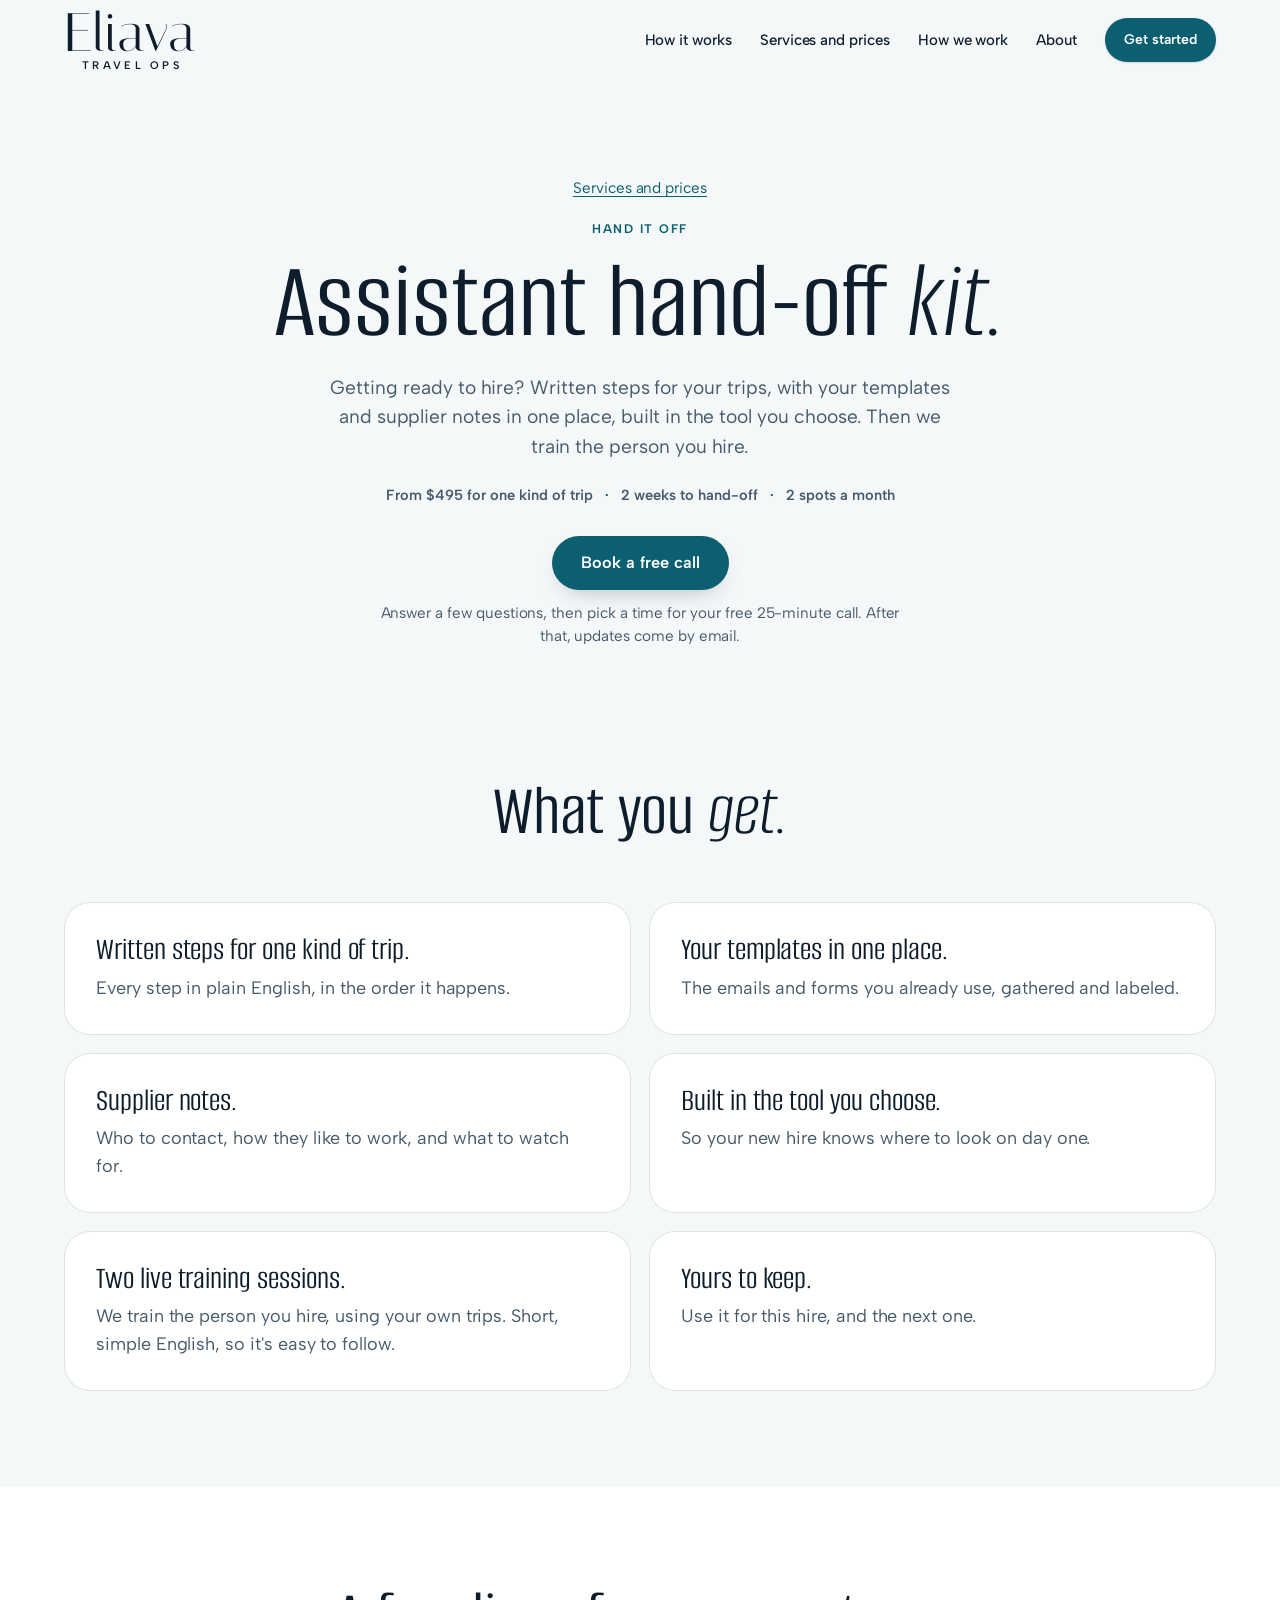
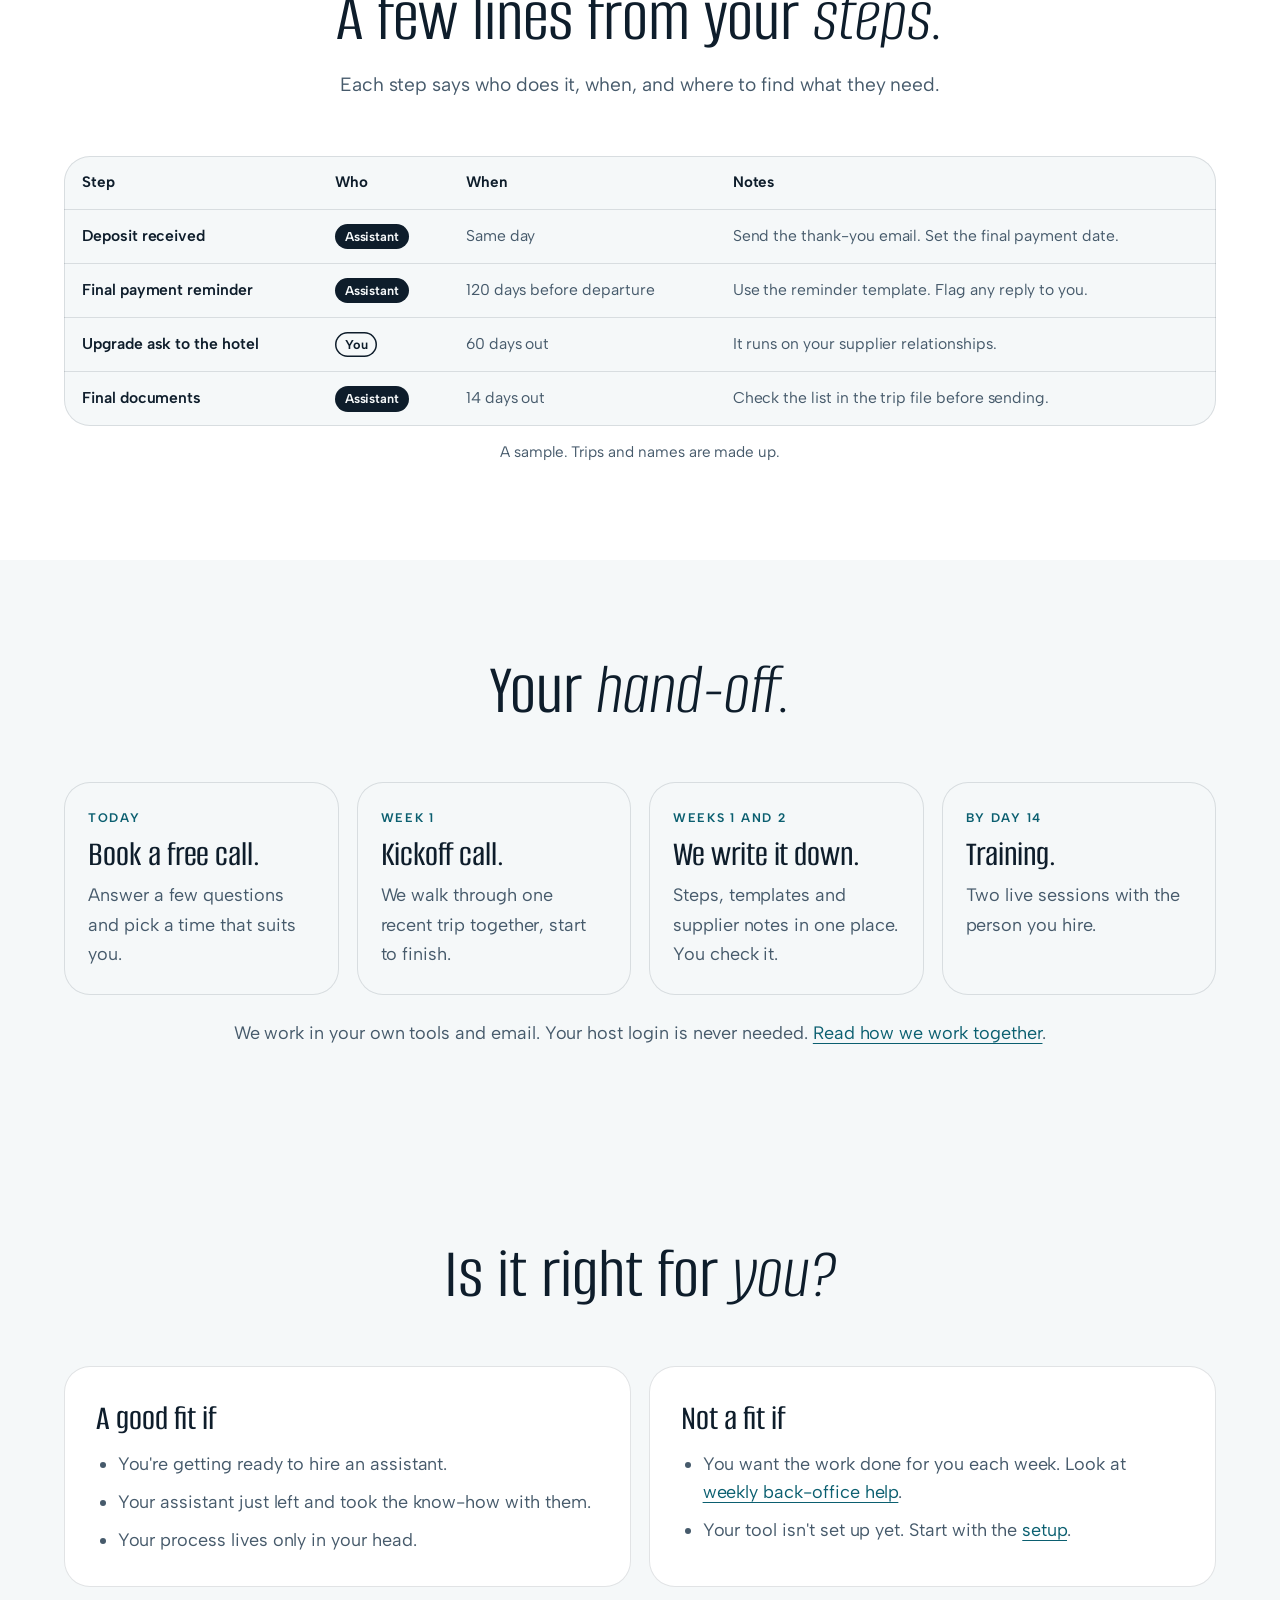
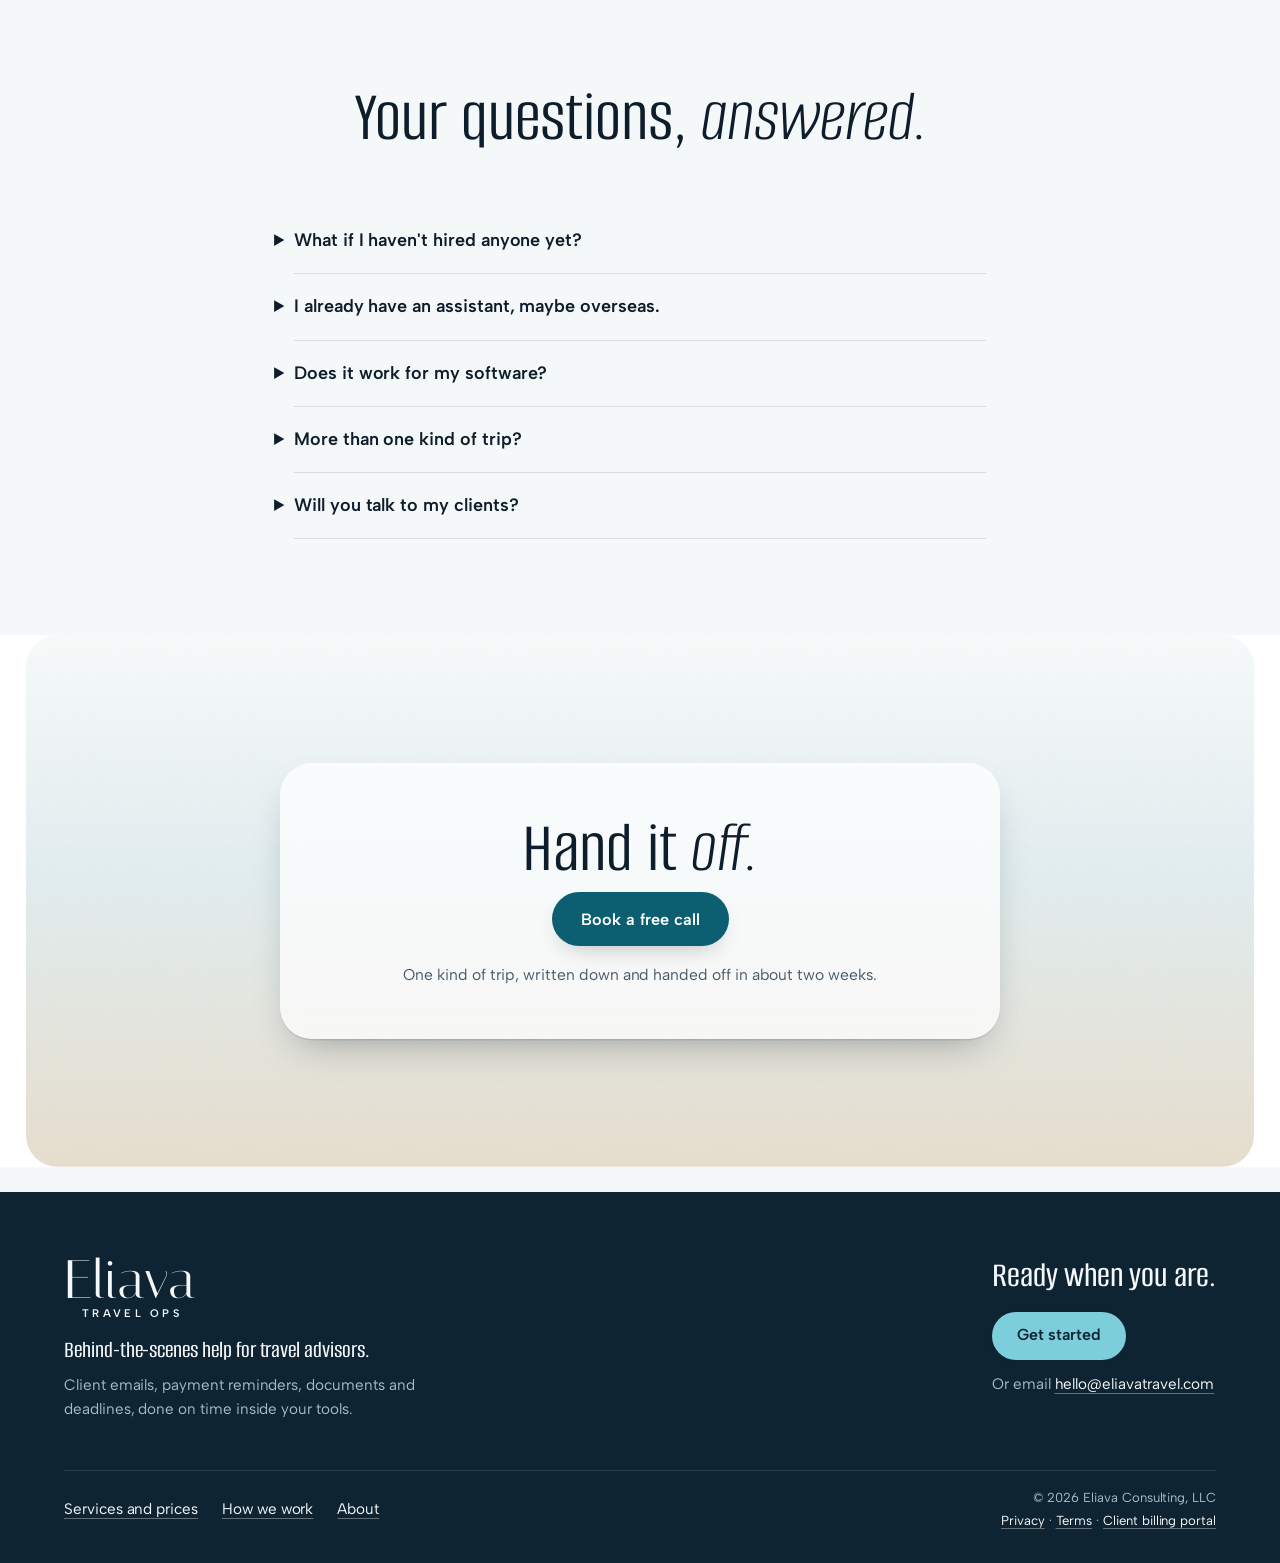
<file: services/hand-off-kit/index.html>
<!doctype html>
<html lang="en">
<head>
<meta charset="utf-8">
<meta name="viewport" content="width=device-width, initial-scale=1">
<script>document.documentElement.classList.add('js')</script>
<link rel="icon" type="image/png" href="/assets/icon.png">
<link rel="apple-touch-icon" href="/assets/icon.png">
<link rel="preconnect" href="https://fonts.googleapis.com">
<link rel="preconnect" href="https://fonts.gstatic.com" crossorigin>
<link href="https://fonts.googleapis.com/css2?family=Italiana&family=Albert+Sans:ital,wght@0,400..800;1,400..700&family=Alumni+Sans:ital,wght@0,200..800;1,200..800&display=swap" rel="stylesheet">
<link rel="stylesheet" href="/assets/scrollcraft.css">
<link rel="stylesheet" href="/assets/site.css?v=20261014">
<script src="/assets/site.js?v=20261014c" defer></script>
<title>Assistant hand-off kit | Eliava Travel Ops</title>
<meta name="description" content="Getting ready to hire? Written steps for one kind of trip, your templates and supplier notes in one place, and two live training sessions for your new hire. From $495.">
<link rel="canonical" href="https://eliavatravel.com/services/hand-off-kit/">
<meta property="og:type" content="website">
<meta property="og:url" content="https://eliavatravel.com/services/hand-off-kit/">
<meta property="og:title" content="Assistant hand-off kit | Eliava Travel Ops">
<meta property="og:description" content="Getting ready to hire? Written steps for one kind of trip, your templates and supplier notes in one place, and two live training sessions for your new hire. From $495.">
<meta property="og:image" content="https://eliavatravel.com/assets/share.png">
<meta property="og:image:width" content="1200">
<meta property="og:image:height" content="630">
<meta name="twitter:card" content="summary_large_image">
<link rel="stylesheet" href="/assets/home.css">
<link rel="stylesheet" href="/assets/copy-v2.css?v=20261014">
<link rel="stylesheet" href="/assets/get-started.css?v=20261014c">
<link rel="stylesheet" href="/assets/packages.css?v=20261014c">
</head>
<body class="page-get-started page-package">

<header class="mast">
  <div class="mast-in">
    <a class="skip" href="#main">Skip to content</a>
    <a class="mast-logo" href="/" aria-label="Eliava Travel Ops, home"><span class="mast-lockup" aria-hidden="true"><span class="mast-word">Eliava</span><span class="mast-sub">Travel Ops</span></span></a>
    <nav class="mast-nav" aria-label="Main">
      <button type="button" class="mast-toggle" aria-expanded="false" aria-controls="mast-links"><span class="el-sr">Menu</span><svg class="i-open" viewBox="0 0 24 24" aria-hidden="true"><path d="M4 8h16M4 16h16" fill="none" stroke="currentColor" stroke-width="1.8" stroke-linecap="round"/></svg><svg class="i-close" viewBox="0 0 24 24" aria-hidden="true"><path d="M6 6l12 12M18 6L6 18" fill="none" stroke="currentColor" stroke-width="1.8" stroke-linecap="round"/></svg></button>
      <ul class="mast-links" id="mast-links">
        <li><a href="/#start">How it works</a></li>
        <li><a href="/services/">Services and prices</a></li>
        <li><a href="/working-agreement/">How we work</a></li>
        <li><a href="/#about">About</a></li>
      </ul>
      <a class="btn btn--sm" href="/get-started/" data-apply>Get started</a>
    </nav>
  </div>
</header>

<main id="main">

  <section class="sec gs-top" aria-labelledby="pk-title">
    <div class="el-wrap sec-head">
      <p class="pk-crumb"><a class="el-inline-link" href="/services/">Services and prices</a></p>
      <p class="pk-verb">Hand it off</p>
      <h1 class="sec-title" id="pk-title">Assistant hand-off <em>kit.</em></h1>
      <p class="sec-sub">Getting ready to hire? Written steps for your trips, with your templates and supplier notes in one place, built in the tool you choose. Then we train the person you hire.</p>
      <p class="hero-micro"><b>From $495 for one kind of trip</b> <span aria-hidden="true">&middot;</span> <b>2 weeks to hand-off</b> <span aria-hidden="true">&middot;</span> <b>2 spots a month</b></p>
      <div class="pk-cta">
        <a class="btn btn--lg" href="/get-started/" data-apply="handoff">Book a free call</a>
        <p class="pk-cta-note">Answer a few questions, then pick a time for your free 25-minute call. After that, updates come by email.</p>
      </div>
    </div>
  </section>

  <section class="sec gs-expect" aria-labelledby="pk-get">
    <div class="el-wrap sec-head">
      <h2 class="sec-title" id="pk-get">What you <em>get.</em></h2>
    </div>
    <div class="el-wrap">
      <ul class="gs-cards gs-cards--who">
        <li class="gs-card"><strong>Written steps for one kind of trip.</strong><span>Every step in plain English, in the order it happens.</span></li>
        <li class="gs-card"><strong>Your templates in one place.</strong><span>The emails and forms you already use, gathered and labeled.</span></li>
        <li class="gs-card"><strong>Supplier notes.</strong><span>Who to contact, how they like to work, and what to watch for.</span></li>
        <li class="gs-card"><strong>Built in the tool you choose.</strong><span>So your new hire knows where to look on day one.</span></li>
        <li class="gs-card"><strong>Two live training sessions.</strong><span>We train the person you hire, using your own trips. Short, simple English, so it's easy to follow.</span></li>
        <li class="gs-card"><strong>Yours to keep.</strong><span>Use it for this hire, and the next one.</span></li>
      </ul>
    </div>
  </section>

  <section class="sec pk-sample-sec" aria-labelledby="pk-sample">
    <div class="el-wrap sec-head">
      <h2 class="sec-title" id="pk-sample">A few lines from your <em>steps.</em></h2>
      <p class="sec-sub">Each step says who does it, when, and where to find what they need.</p>
    </div>
    <div class="el-wrap">
      <div class="pk-sample" tabindex="0" role="region" aria-labelledby="pk-sample">
        <table>
          <thead><tr><th scope="col">Step</th><th scope="col">Who</th><th scope="col">When</th><th scope="col">Notes</th></tr></thead>
          <tbody>
            <tr><td>Deposit received</td><td><span class="pk-tag pk-tag--fill">Assistant</span></td><td>Same day</td><td>Send the thank-you email. Set the final payment date.</td></tr>
            <tr><td>Final payment reminder</td><td><span class="pk-tag pk-tag--fill">Assistant</span></td><td>120 days before departure</td><td>Use the reminder template. Flag any reply to you.</td></tr>
            <tr><td>Upgrade ask to the hotel</td><td><span class="pk-tag">You</span></td><td>60 days out</td><td>It runs on your supplier relationships.</td></tr>
            <tr><td>Final documents</td><td><span class="pk-tag pk-tag--fill">Assistant</span></td><td>14 days out</td><td>Check the list in the trip file before sending.</td></tr>
          </tbody>
        </table>
      </div>
      <p class="pk-cap">A sample. Trips and names are made up.</p>
    </div>
  </section>

  <section class="sec gs-call" aria-labelledby="pk-how">
    <div class="el-wrap sec-head">
      <h2 class="sec-title" id="pk-how">Your <em>hand-off.</em></h2>
    </div>
    <div class="el-wrap">
      <ol class="steps pk-steps">
        <li class="step-card"><div class="step-text"><span class="step-n">Today</span><strong>Book a free call.</strong><span>Answer a few questions and pick a time that suits you.</span></div></li>
        <li class="step-card"><div class="step-text"><span class="step-n">Week 1</span><strong>Kickoff call.</strong><span>We walk through one recent trip together, start to finish.</span></div></li>
        <li class="step-card"><div class="step-text"><span class="step-n">Weeks 1 and 2</span><strong>We write it down.</strong><span>Steps, templates and supplier notes in one place. You check it.</span></div></li>
        <li class="step-card"><div class="step-text"><span class="step-n">By day 14</span><strong>Training.</strong><span>Two live sessions with the person you hire.</span></div></li>
      </ol>
      <p class="gs-more">We work in your own tools and email. Your host login is never needed. <a class="el-inline-link" href="/working-agreement/">Read how we work together</a>.</p>
    </div>
  </section>

  <section class="sec gs-who" aria-labelledby="pk-fit">
    <div class="el-wrap sec-head">
      <h2 class="sec-title" id="pk-fit">Is it right for <em>you?</em></h2>
    </div>
    <div class="el-wrap pk-fit">
      <div class="pk-fit-col"><h3>A good fit if</h3><ul><li>You're getting ready to hire an assistant.</li><li>Your assistant just left and took the know-how with them.</li><li>Your process lives only in your head.</li></ul></div>
      <div class="pk-fit-col"><h3>Not a fit if</h3><ul><li>You want the work done for you each week. Look at <a class="el-inline-link" href="/services/weekly-help/">weekly back-office help</a>.</li><li>Your tool isn't set up yet. Start with the <a class="el-inline-link" href="/services/setup/">setup</a>.</li></ul></div>
    </div>
  </section>

  <section class="sec pk-faq" aria-labelledby="pk-faq">
    <div class="el-wrap sec-head">
      <h2 class="sec-title" id="pk-faq">Your questions, <em>answered.</em></h2>
    </div>
    <div class="el-wrap pk-faq-list">
        <details class="pk-q"><summary>What if I haven't hired anyone yet?</summary><p>That's fine. The steps are ready now, and we book training once you hire.</p></details>
        <details class="pk-q"><summary>I already have an assistant, maybe overseas.</summary><p>The kit works the same way. We write the steps, then train them live on your trips.</p></details>
        <details class="pk-q"><summary>Does it work for my software?</summary><p>Yes. Tern, TravelJoy, Travefy, or even a spreadsheet.</p></details>
        <details class="pk-q"><summary>More than one kind of trip?</summary><p>Start with one. More are priced after your free call.</p></details>
        <details class="pk-q"><summary>Will you talk to my clients?</summary><p>No. This is for you and the person you hire.</p></details>
    </div>
  </section>

  <section class="sec ready">
    <div class="final">
      <div class="final-art" aria-hidden="true"></div>
      <div class="final-in">
        <p class="final-title">Hand it <em>off.</em></p>
        <a class="btn btn--lg" href="/get-started/" data-apply="handoff">Book a free call</a>
        <p class="final-note">One kind of trip, written down and handed off in about two weeks.</p>
      </div>
    </div>
  </section>

</main>

<footer class="foot">
  <div class="foot-in">
    <div class="foot-brand">
      <a class="foot-logo" href="/" aria-label="Eliava Travel Ops, home"><span class="mast-lockup" aria-hidden="true"><span class="mast-word">Eliava</span><span class="mast-sub">Travel Ops</span></span></a>
      <p class="foot-what">Behind-the-scenes help for travel advisors.</p>
      <p>Client emails, payment reminders, documents and deadlines, done on time inside your tools.</p>
    </div>
    <div class="foot-cta">
      <p class="foot-ready">Ready when you are.</p>
      <a class="btn" href="/get-started/" data-apply>Get started</a>
      <p class="foot-mail">Or email <a href="mailto:hello@eliavatravel.com">hello@eliavatravel.com</a></p>
    </div>
    <div class="foot-bar">
      <nav class="foot-nav" aria-label="Footer">
        <ul>
          <li><a href="/services/">Services and prices</a></li>
          <li><a href="/working-agreement/">How we work</a></li>
        <li><a href="/#about">About</a></li>
        </ul>
      </nav>
      <div class="foot-legal">
        <p>&copy; 2026 Eliava Consulting, LLC</p>
        <p><a href="/privacy/">Privacy</a> &middot; <a href="/terms/">Terms</a> &middot; <a href="https://billing.stripe.com/p/login/eVq3cw1K91OXcVY1no1gs00" rel="noopener">Client billing portal</a></p>
      </div>
    </div>
  </div>
</footer>

</body>
</html>
</file>
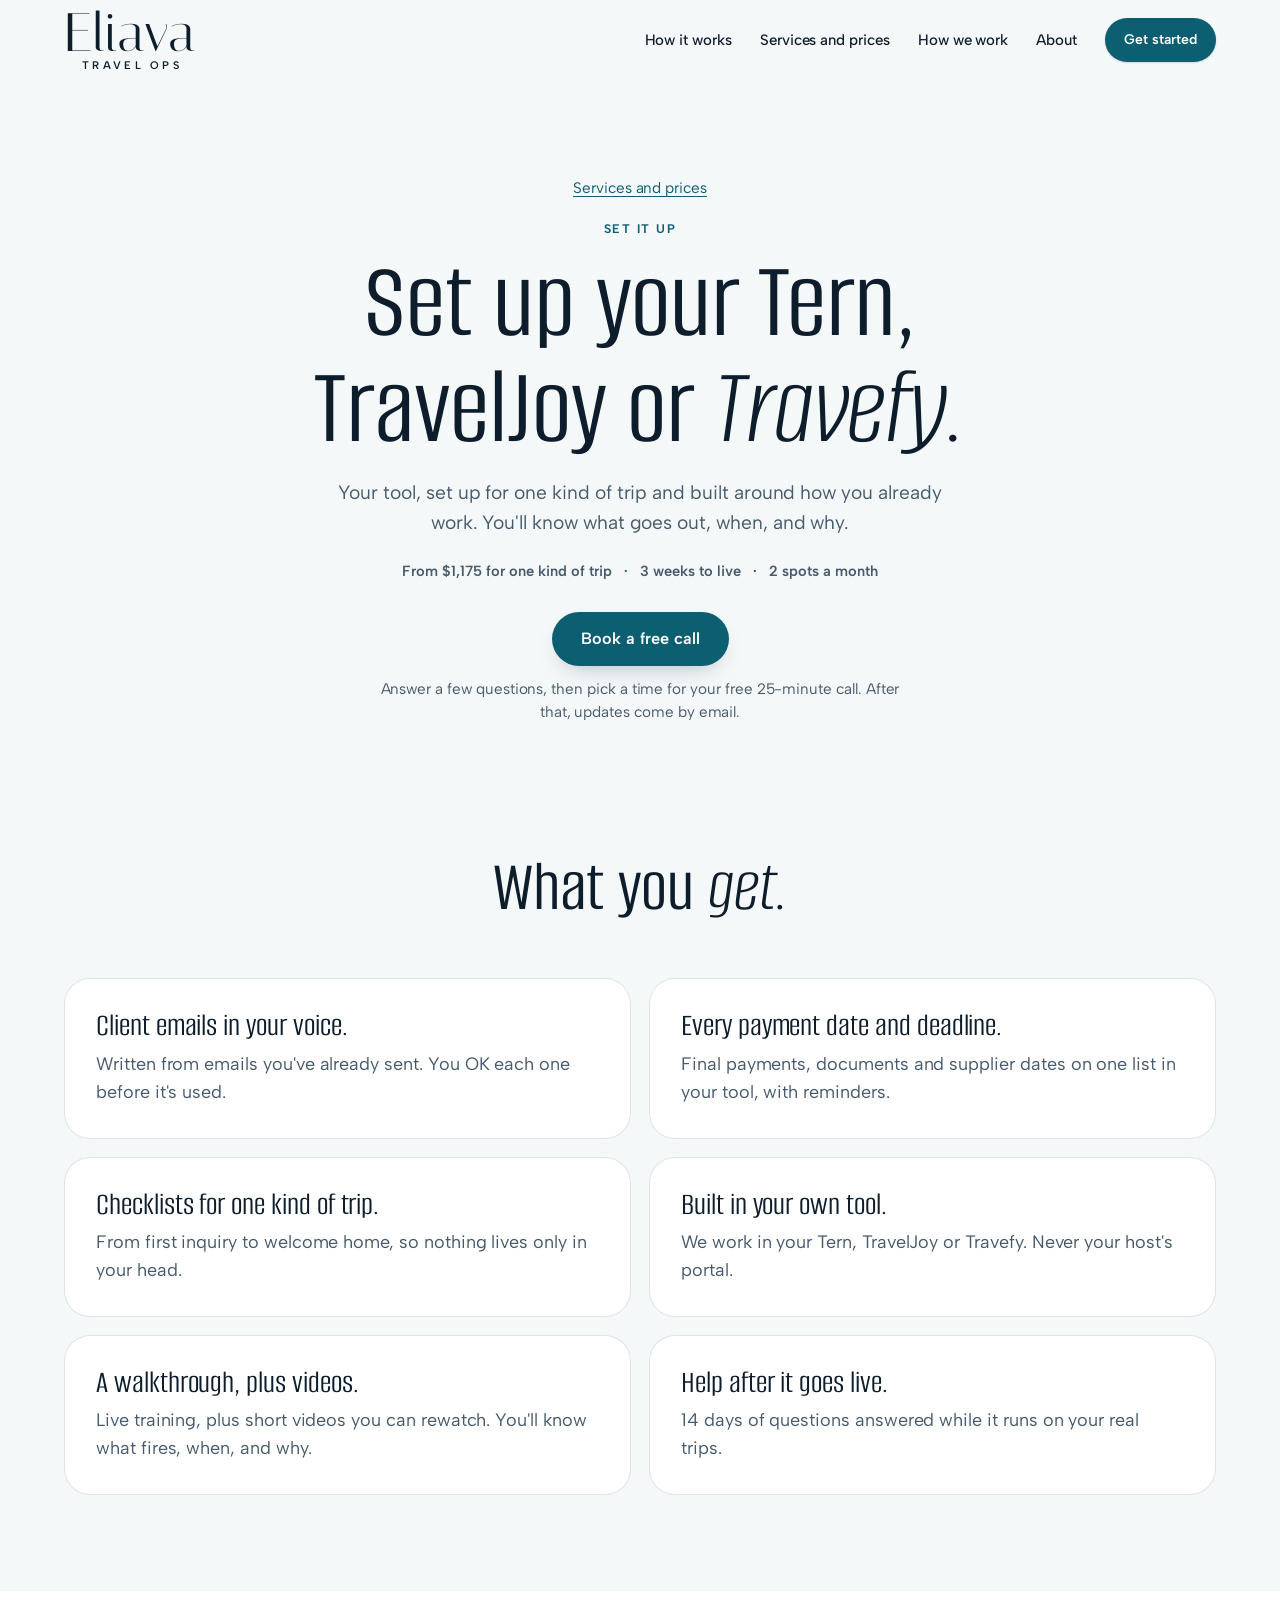
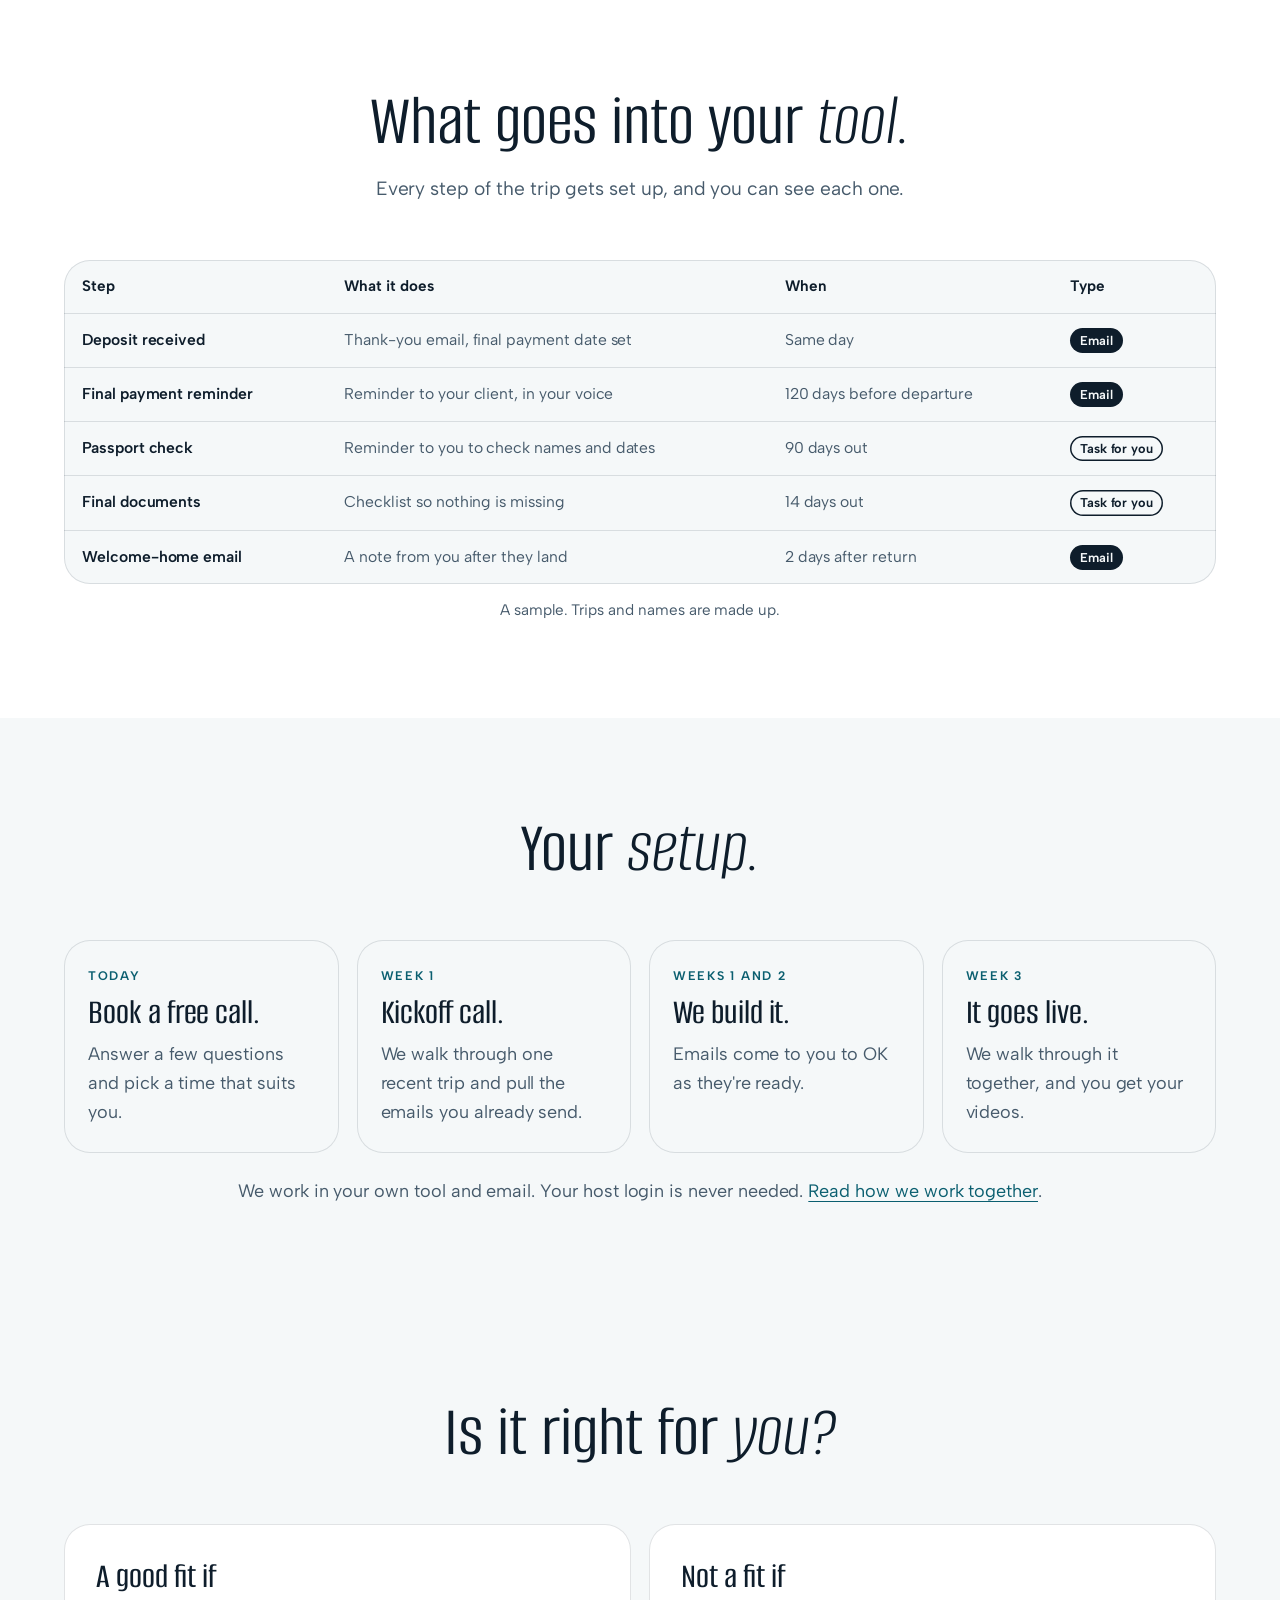
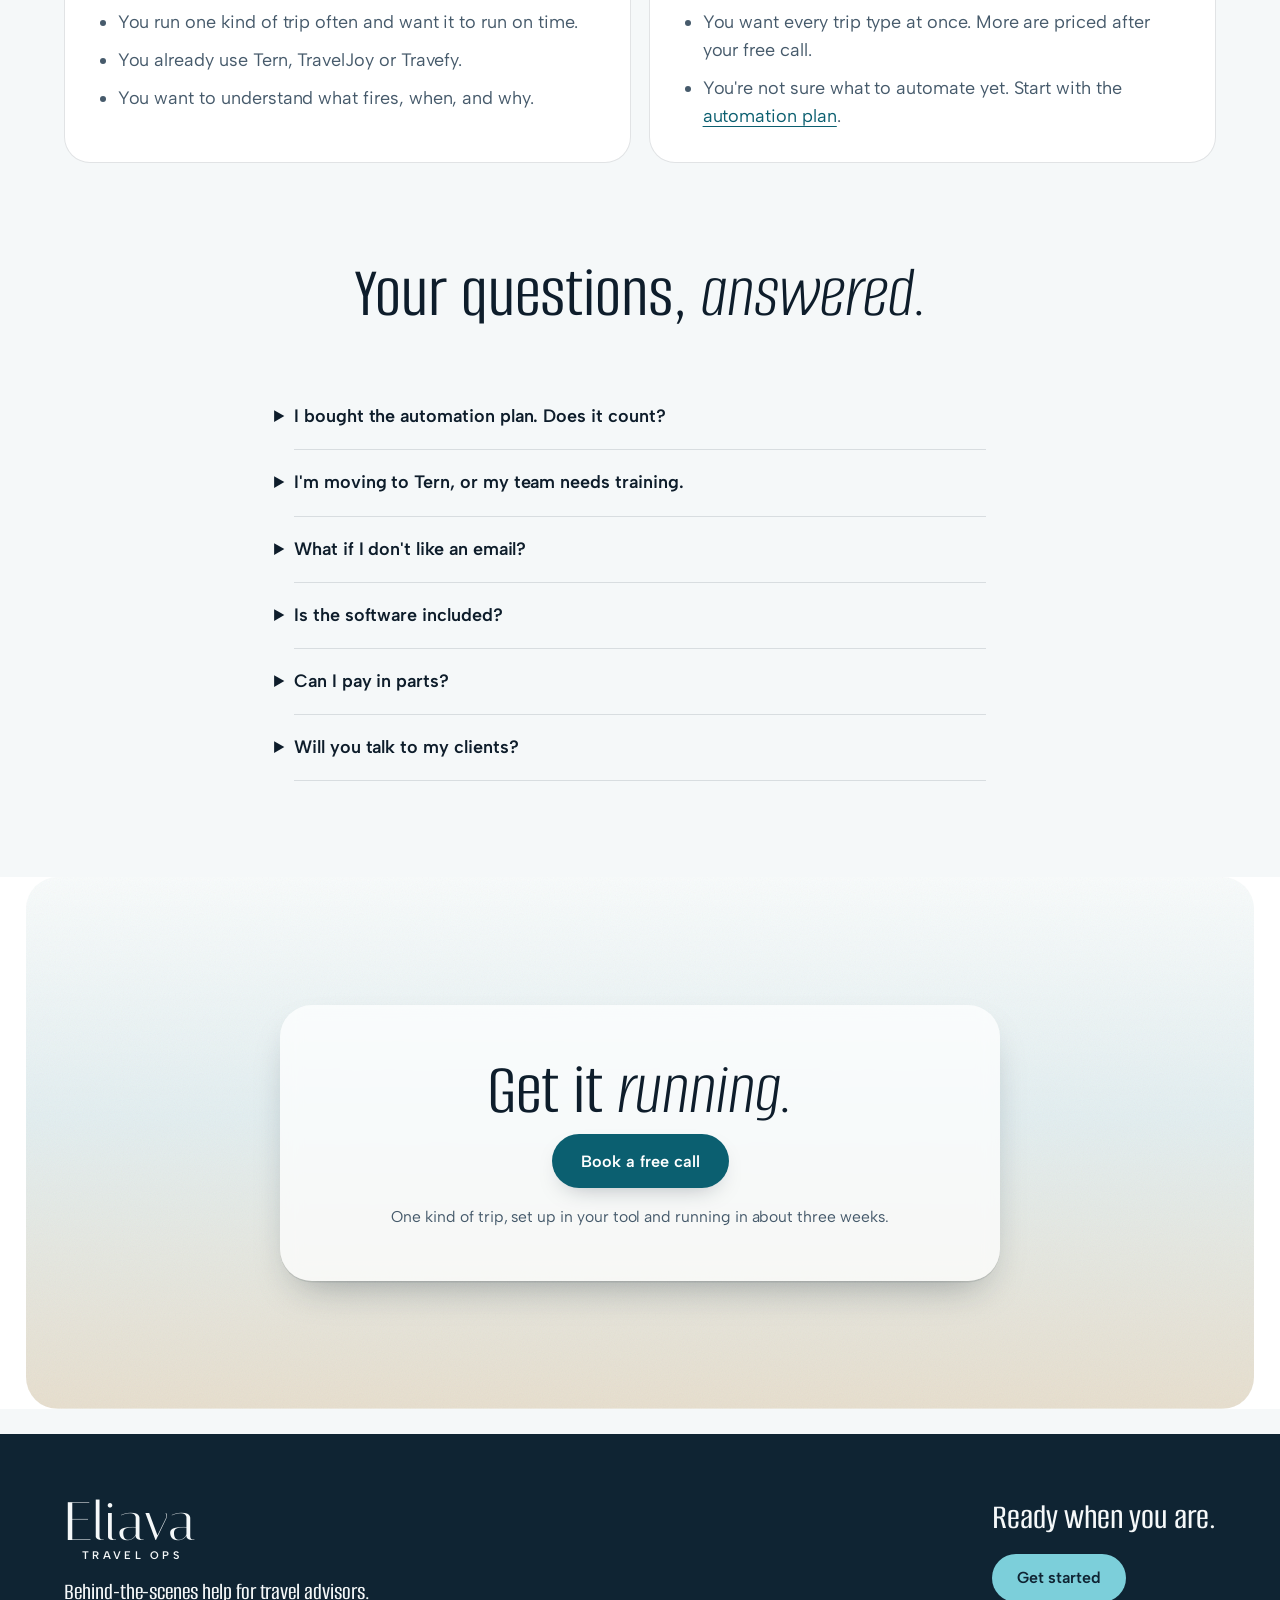
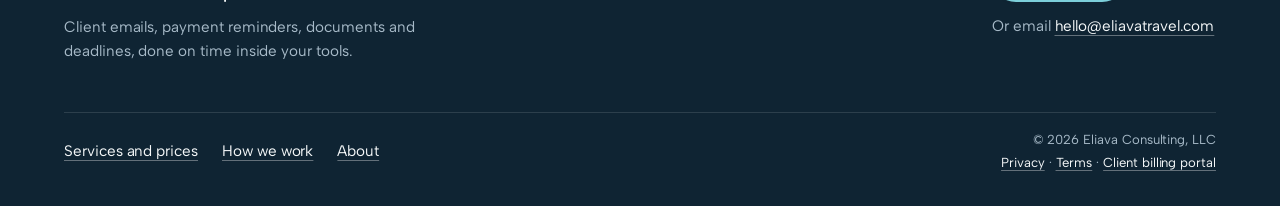
<file: services/setup/index.html>
<!doctype html>
<html lang="en">
<head>
<meta charset="utf-8">
<meta name="viewport" content="width=device-width, initial-scale=1">
<script>document.documentElement.classList.add('js')</script>
<link rel="icon" type="image/png" href="/assets/icon.png">
<link rel="apple-touch-icon" href="/assets/icon.png">
<link rel="preconnect" href="https://fonts.googleapis.com">
<link rel="preconnect" href="https://fonts.gstatic.com" crossorigin>
<link href="https://fonts.googleapis.com/css2?family=Italiana&family=Albert+Sans:ital,wght@0,400..800;1,400..700&family=Alumni+Sans:ital,wght@0,200..800;1,200..800&display=swap" rel="stylesheet">
<link rel="stylesheet" href="/assets/scrollcraft.css">
<link rel="stylesheet" href="/assets/site.css?v=20261014">
<script src="/assets/site.js?v=20261014c" defer></script>
<title>Set up your Tern, TravelJoy or Travefy | Eliava Travel Ops</title>
<meta name="description" content="Client emails in your voice, payment dates, deadlines and checklists for one kind of trip, set up in your Tern, TravelJoy or Travefy. You OK each email. From $1,175.">
<link rel="canonical" href="https://eliavatravel.com/services/setup/">
<meta property="og:type" content="website">
<meta property="og:url" content="https://eliavatravel.com/services/setup/">
<meta property="og:title" content="Set up your Tern, TravelJoy or Travefy | Eliava Travel Ops">
<meta property="og:description" content="Client emails in your voice, payment dates, deadlines and checklists for one kind of trip, set up in your Tern, TravelJoy or Travefy. You OK each email. From $1,175.">
<meta property="og:image" content="https://eliavatravel.com/assets/share.png">
<meta property="og:image:width" content="1200">
<meta property="og:image:height" content="630">
<meta name="twitter:card" content="summary_large_image">
<link rel="stylesheet" href="/assets/home.css">
<link rel="stylesheet" href="/assets/copy-v2.css?v=20261014">
<link rel="stylesheet" href="/assets/get-started.css?v=20261014c">
<link rel="stylesheet" href="/assets/packages.css?v=20261014c">
</head>
<body class="page-get-started page-package">

<header class="mast">
  <div class="mast-in">
    <a class="skip" href="#main">Skip to content</a>
    <a class="mast-logo" href="/" aria-label="Eliava Travel Ops, home"><span class="mast-lockup" aria-hidden="true"><span class="mast-word">Eliava</span><span class="mast-sub">Travel Ops</span></span></a>
    <nav class="mast-nav" aria-label="Main">
      <button type="button" class="mast-toggle" aria-expanded="false" aria-controls="mast-links"><span class="el-sr">Menu</span><svg class="i-open" viewBox="0 0 24 24" aria-hidden="true"><path d="M4 8h16M4 16h16" fill="none" stroke="currentColor" stroke-width="1.8" stroke-linecap="round"/></svg><svg class="i-close" viewBox="0 0 24 24" aria-hidden="true"><path d="M6 6l12 12M18 6L6 18" fill="none" stroke="currentColor" stroke-width="1.8" stroke-linecap="round"/></svg></button>
      <ul class="mast-links" id="mast-links">
        <li><a href="/#start">How it works</a></li>
        <li><a href="/services/">Services and prices</a></li>
        <li><a href="/working-agreement/">How we work</a></li>
        <li><a href="/#about">About</a></li>
      </ul>
      <a class="btn btn--sm" href="/get-started/" data-apply>Get started</a>
    </nav>
  </div>
</header>

<main id="main">

  <section class="sec gs-top" aria-labelledby="pk-title">
    <div class="el-wrap sec-head">
      <p class="pk-crumb"><a class="el-inline-link" href="/services/">Services and prices</a></p>
      <p class="pk-verb">Set it up</p>
      <h1 class="sec-title" id="pk-title">Set up your Tern, TravelJoy or <em>Travefy.</em></h1>
      <p class="sec-sub">Your tool, set up for one kind of trip and built around how you already work. You'll know what goes out, when, and why.</p>
      <p class="hero-micro"><b>From $1,175 for one kind of trip</b> <span aria-hidden="true">&middot;</span> <b>3 weeks to live</b> <span aria-hidden="true">&middot;</span> <b>2 spots a month</b></p>
      <div class="pk-cta">
        <a class="btn btn--lg" href="/get-started/" data-apply="setup">Book a free call</a>
        <p class="pk-cta-note">Answer a few questions, then pick a time for your free 25-minute call. After that, updates come by email.</p>
      </div>
    </div>
  </section>

  <section class="sec gs-expect" aria-labelledby="pk-get">
    <div class="el-wrap sec-head">
      <h2 class="sec-title" id="pk-get">What you <em>get.</em></h2>
    </div>
    <div class="el-wrap">
      <ul class="gs-cards gs-cards--who">
        <li class="gs-card"><strong>Client emails in your voice.</strong><span>Written from emails you've already sent. You OK each one before it's used.</span></li>
        <li class="gs-card"><strong>Every payment date and deadline.</strong><span>Final payments, documents and supplier dates on one list in your tool, with reminders.</span></li>
        <li class="gs-card"><strong>Checklists for one kind of trip.</strong><span>From first inquiry to welcome home, so nothing lives only in your head.</span></li>
        <li class="gs-card"><strong>Built in your own tool.</strong><span>We work in your Tern, TravelJoy or Travefy. Never your host's portal.</span></li>
        <li class="gs-card"><strong>A walkthrough, plus videos.</strong><span>Live training, plus short videos you can rewatch. You'll know what fires, when, and why.</span></li>
        <li class="gs-card"><strong>Help after it goes live.</strong><span>14 days of questions answered while it runs on your real trips.</span></li>
      </ul>
    </div>
  </section>

  <section class="sec pk-sample-sec" aria-labelledby="pk-sample">
    <div class="el-wrap sec-head">
      <h2 class="sec-title" id="pk-sample">What goes into your <em>tool.</em></h2>
      <p class="sec-sub">Every step of the trip gets set up, and you can see each one.</p>
    </div>
    <div class="el-wrap">
      <div class="pk-sample" tabindex="0" role="region" aria-labelledby="pk-sample">
        <table>
          <thead><tr><th scope="col">Step</th><th scope="col">What it does</th><th scope="col">When</th><th scope="col">Type</th></tr></thead>
          <tbody>
            <tr><td>Deposit received</td><td>Thank-you email, final payment date set</td><td>Same day</td><td><span class="pk-tag pk-tag--fill">Email</span></td></tr>
            <tr><td>Final payment reminder</td><td>Reminder to your client, in your voice</td><td>120 days before departure</td><td><span class="pk-tag pk-tag--fill">Email</span></td></tr>
            <tr><td>Passport check</td><td>Reminder to you to check names and dates</td><td>90 days out</td><td><span class="pk-tag">Task for you</span></td></tr>
            <tr><td>Final documents</td><td>Checklist so nothing is missing</td><td>14 days out</td><td><span class="pk-tag">Task for you</span></td></tr>
            <tr><td>Welcome-home email</td><td>A note from you after they land</td><td>2 days after return</td><td><span class="pk-tag pk-tag--fill">Email</span></td></tr>
          </tbody>
        </table>
      </div>
      <p class="pk-cap">A sample. Trips and names are made up.</p>
    </div>
  </section>

  <section class="sec gs-call" aria-labelledby="pk-how">
    <div class="el-wrap sec-head">
      <h2 class="sec-title" id="pk-how">Your <em>setup.</em></h2>
    </div>
    <div class="el-wrap">
      <ol class="steps pk-steps">
        <li class="step-card"><div class="step-text"><span class="step-n">Today</span><strong>Book a free call.</strong><span>Answer a few questions and pick a time that suits you.</span></div></li>
        <li class="step-card"><div class="step-text"><span class="step-n">Week 1</span><strong>Kickoff call.</strong><span>We walk through one recent trip and pull the emails you already send.</span></div></li>
        <li class="step-card"><div class="step-text"><span class="step-n">Weeks 1 and 2</span><strong>We build it.</strong><span>Emails come to you to OK as they're ready.</span></div></li>
        <li class="step-card"><div class="step-text"><span class="step-n">Week 3</span><strong>It goes live.</strong><span>We walk through it together, and you get your videos.</span></div></li>
      </ol>
      <p class="gs-more">We work in your own tool and email. Your host login is never needed. <a class="el-inline-link" href="/working-agreement/">Read how we work together</a>.</p>
    </div>
  </section>

  <section class="sec gs-who" aria-labelledby="pk-fit">
    <div class="el-wrap sec-head">
      <h2 class="sec-title" id="pk-fit">Is it right for <em>you?</em></h2>
    </div>
    <div class="el-wrap pk-fit">
      <div class="pk-fit-col"><h3>A good fit if</h3><ul><li>You run one kind of trip often and want it to run on time.</li><li>You already use Tern, TravelJoy or Travefy.</li><li>You want to understand what fires, when, and why.</li></ul></div>
      <div class="pk-fit-col"><h3>Not a fit if</h3><ul><li>You want every trip type at once. More are priced after your free call.</li><li>You're not sure what to automate yet. Start with the <a class="el-inline-link" href="/services/automation-plan/">automation plan</a>.</li></ul></div>
    </div>
  </section>

  <section class="sec pk-faq" aria-labelledby="pk-faq">
    <div class="el-wrap sec-head">
      <h2 class="sec-title" id="pk-faq">Your questions, <em>answered.</em></h2>
    </div>
    <div class="el-wrap pk-faq-list">
        <details class="pk-q"><summary>I bought the automation plan. Does it count?</summary><p>Yes. Book your setup within 30 days and the $295 comes off.</p></details>
        <details class="pk-q"><summary>I'm moving to Tern, or my team needs training.</summary><p>That's CRM setup and training. We move your trips and clients, and set up your templates for how you work. Then you get live training and short videos. It's priced after your free call.</p></details>
        <details class="pk-q"><summary>What if I don't like an email?</summary><p>Nothing goes live until you OK it.</p></details>
        <details class="pk-q"><summary>Is the software included?</summary><p>Your Tern, TravelJoy or Travefy plan stays yours. We don't add fees on top of it.</p></details>
        <details class="pk-q"><summary>Can I pay in parts?</summary><p>Reach out by November 14 and you can pay for your build in three parts.</p></details>
        <details class="pk-q"><summary>Will you talk to my clients?</summary><p>No. Anything that goes to a client goes out in your name, after your OK.</p></details>
    </div>
  </section>

  <section class="sec ready">
    <div class="final">
      <div class="final-art" aria-hidden="true"></div>
      <div class="final-in">
        <p class="final-title">Get it <em>running.</em></p>
        <a class="btn btn--lg" href="/get-started/" data-apply="setup">Book a free call</a>
        <p class="final-note">One kind of trip, set up in your tool and running in about three weeks.</p>
      </div>
    </div>
  </section>

</main>

<footer class="foot">
  <div class="foot-in">
    <div class="foot-brand">
      <a class="foot-logo" href="/" aria-label="Eliava Travel Ops, home"><span class="mast-lockup" aria-hidden="true"><span class="mast-word">Eliava</span><span class="mast-sub">Travel Ops</span></span></a>
      <p class="foot-what">Behind-the-scenes help for travel advisors.</p>
      <p>Client emails, payment reminders, documents and deadlines, done on time inside your tools.</p>
    </div>
    <div class="foot-cta">
      <p class="foot-ready">Ready when you are.</p>
      <a class="btn" href="/get-started/" data-apply>Get started</a>
      <p class="foot-mail">Or email <a href="mailto:hello@eliavatravel.com">hello@eliavatravel.com</a></p>
    </div>
    <div class="foot-bar">
      <nav class="foot-nav" aria-label="Footer">
        <ul>
          <li><a href="/services/">Services and prices</a></li>
          <li><a href="/working-agreement/">How we work</a></li>
        <li><a href="/#about">About</a></li>
        </ul>
      </nav>
      <div class="foot-legal">
        <p>&copy; 2026 Eliava Consulting, LLC</p>
        <p><a href="/privacy/">Privacy</a> &middot; <a href="/terms/">Terms</a> &middot; <a href="https://billing.stripe.com/p/login/eVq3cw1K91OXcVY1no1gs00" rel="noopener">Client billing portal</a></p>
      </div>
    </div>
  </div>
</footer>

</body>
</html>
</file>
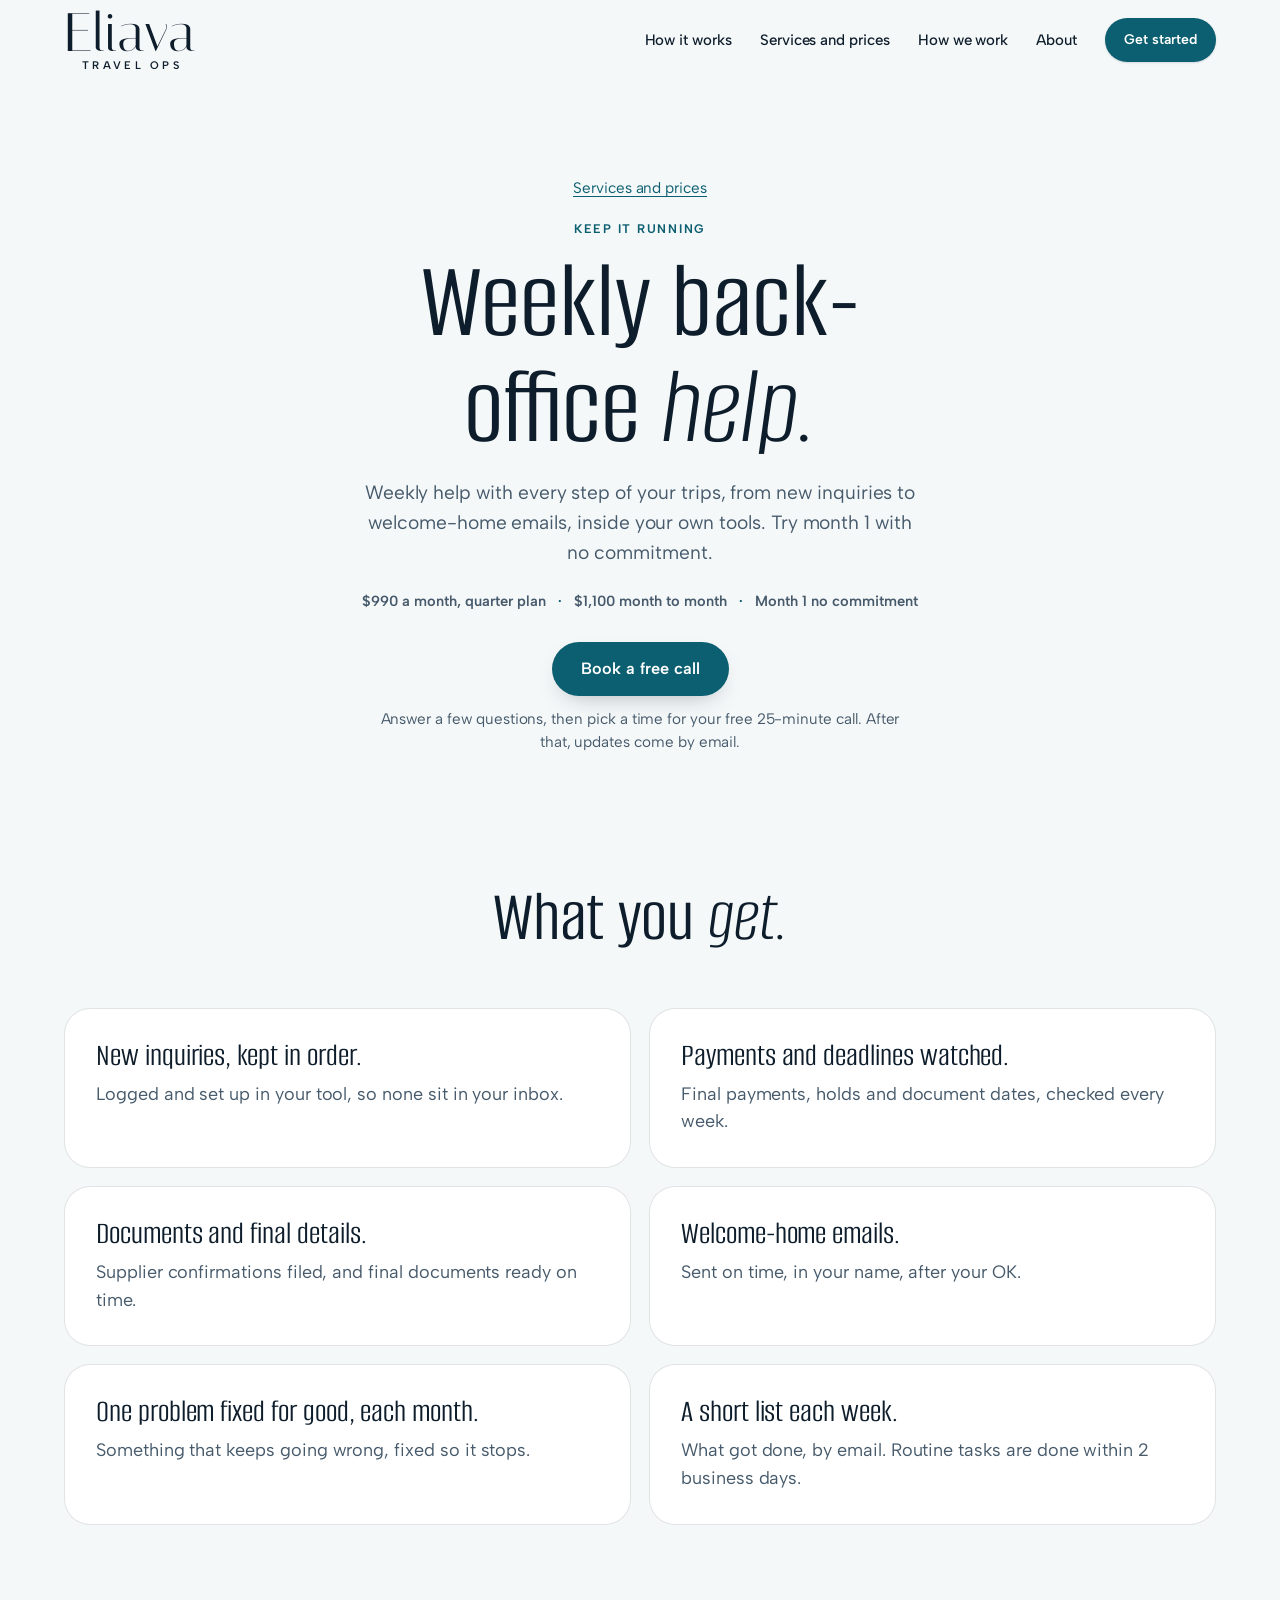
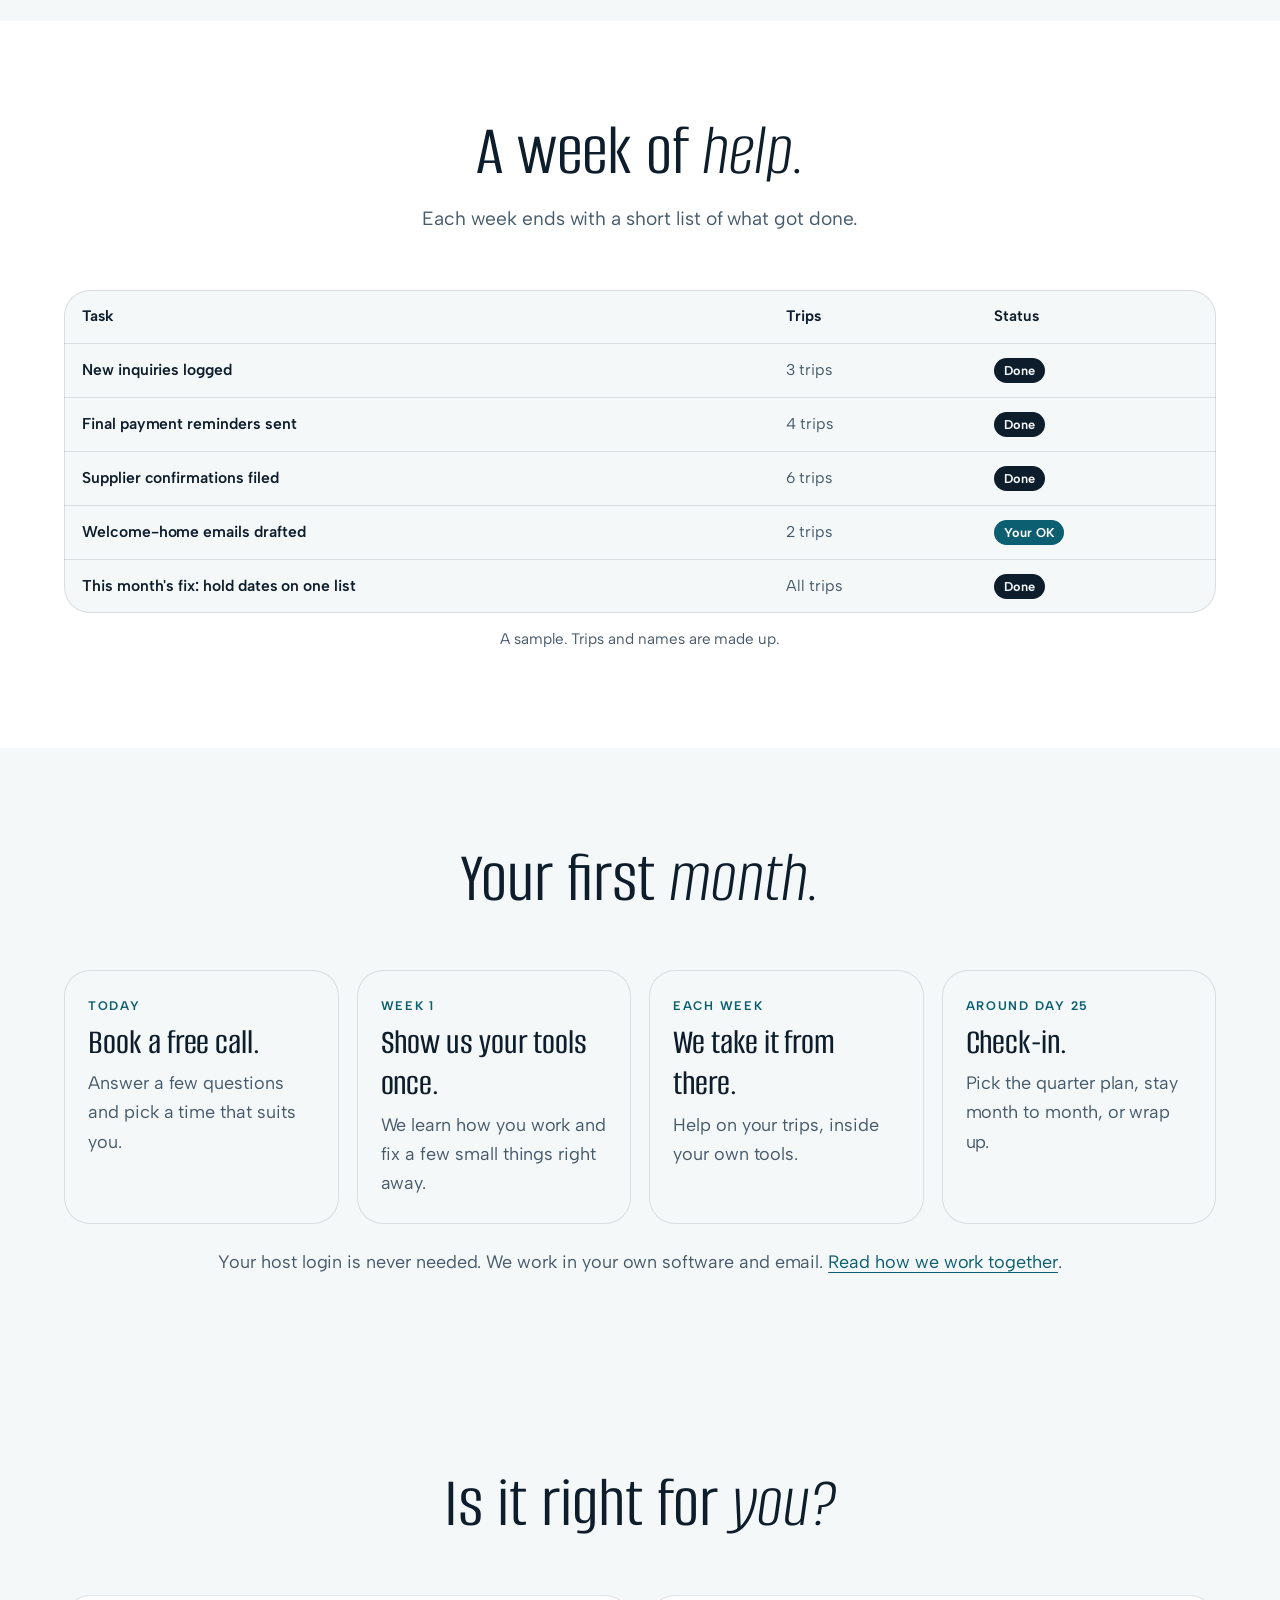
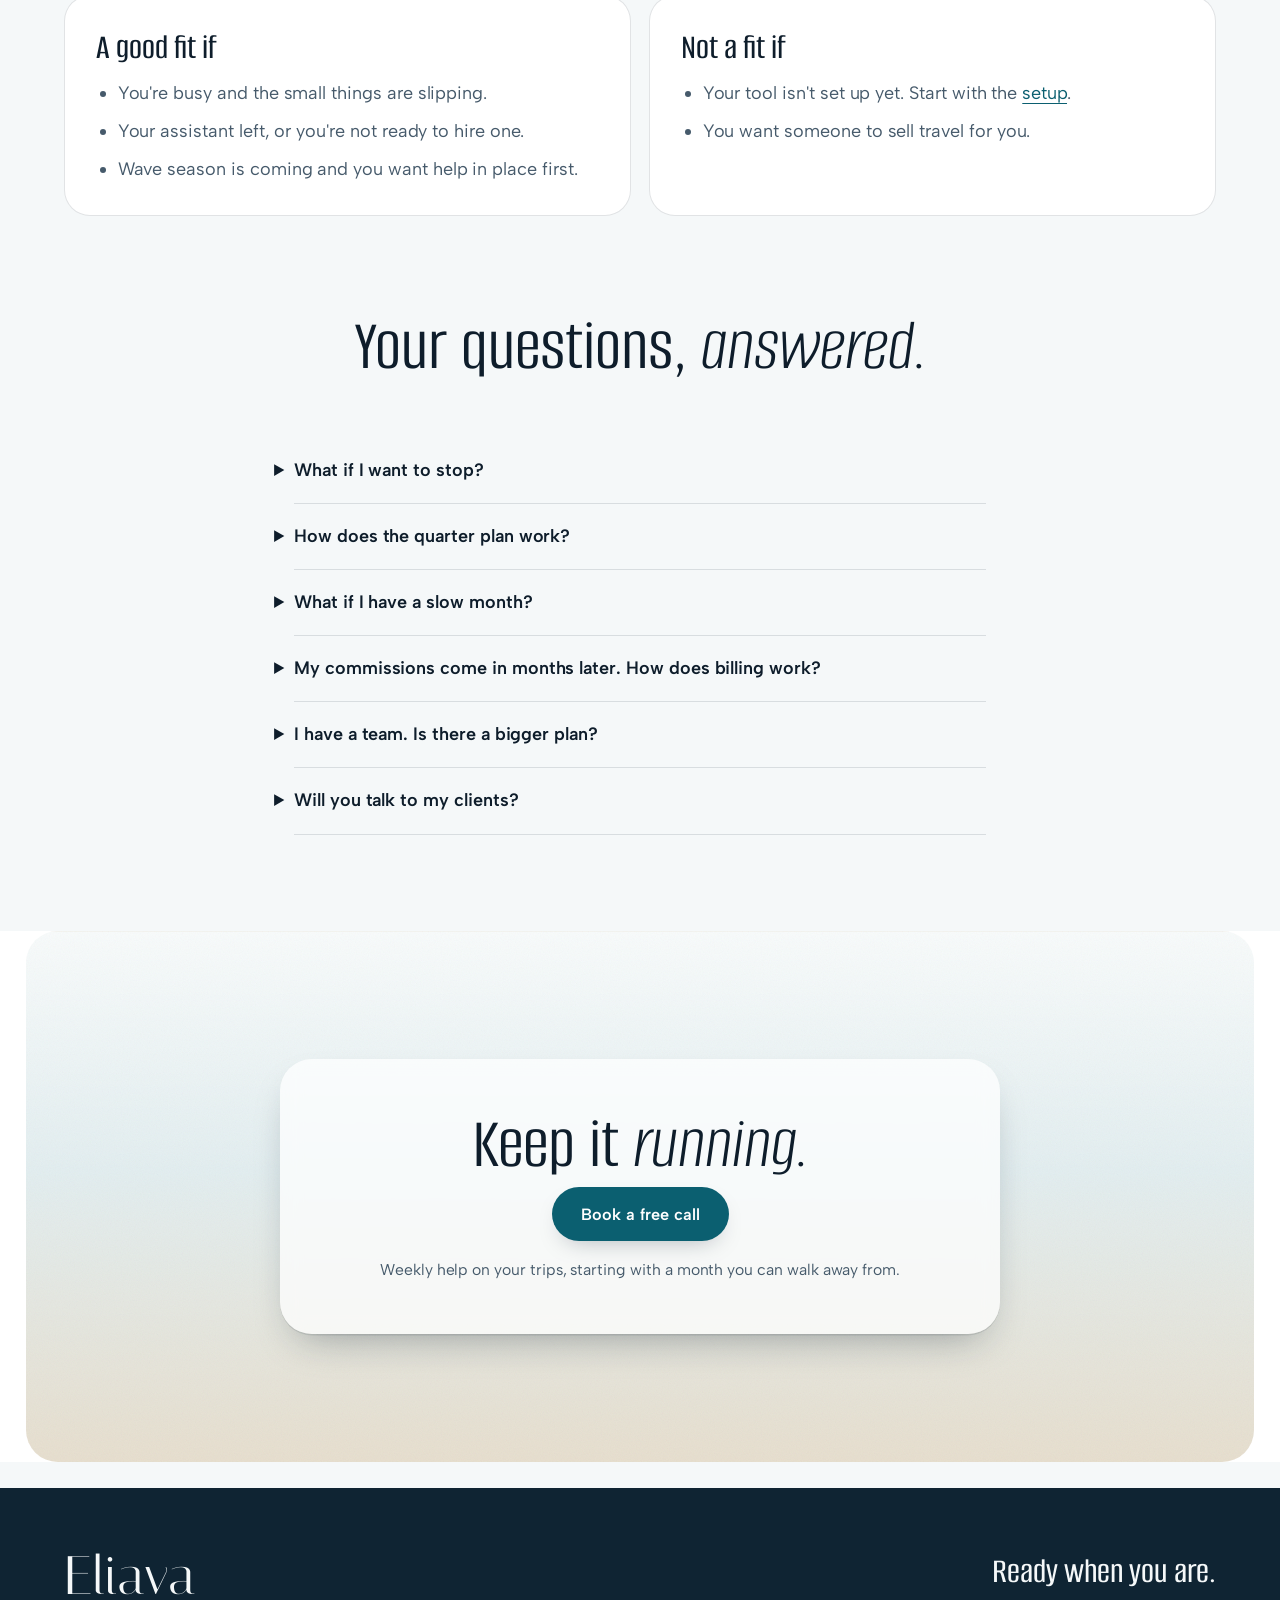
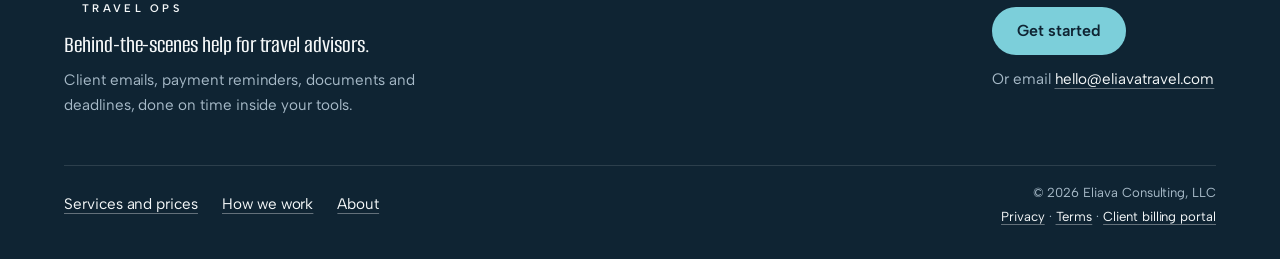
<file: services/weekly-help/index.html>
<!doctype html>
<html lang="en">
<head>
<meta charset="utf-8">
<meta name="viewport" content="width=device-width, initial-scale=1">
<script>document.documentElement.classList.add('js')</script>
<link rel="icon" type="image/png" href="/assets/icon.png">
<link rel="apple-touch-icon" href="/assets/icon.png">
<link rel="preconnect" href="https://fonts.googleapis.com">
<link rel="preconnect" href="https://fonts.gstatic.com" crossorigin>
<link href="https://fonts.googleapis.com/css2?family=Italiana&family=Albert+Sans:ital,wght@0,400..800;1,400..700&family=Alumni+Sans:ital,wght@0,200..800;1,200..800&display=swap" rel="stylesheet">
<link rel="stylesheet" href="/assets/scrollcraft.css">
<link rel="stylesheet" href="/assets/site.css?v=20261014">
<script src="/assets/site.js?v=20261014c" defer></script>
<title>Weekly back-office help | Eliava Travel Ops</title>
<meta name="description" content="Weekly help with every step of your trips, inside your own tools. $990 a month on the quarter plan. Month 1 has no commitment.">
<link rel="canonical" href="https://eliavatravel.com/services/weekly-help/">
<meta property="og:type" content="website">
<meta property="og:url" content="https://eliavatravel.com/services/weekly-help/">
<meta property="og:title" content="Weekly back-office help | Eliava Travel Ops">
<meta property="og:description" content="Weekly help with every step of your trips, inside your own tools. $990 a month on the quarter plan. Month 1 has no commitment.">
<meta property="og:image" content="https://eliavatravel.com/assets/share.png">
<meta property="og:image:width" content="1200">
<meta property="og:image:height" content="630">
<meta name="twitter:card" content="summary_large_image">
<link rel="stylesheet" href="/assets/home.css">
<link rel="stylesheet" href="/assets/copy-v2.css?v=20261014">
<link rel="stylesheet" href="/assets/get-started.css?v=20261014c">
<link rel="stylesheet" href="/assets/packages.css?v=20261014c">
</head>
<body class="page-get-started page-package">

<header class="mast">
  <div class="mast-in">
    <a class="skip" href="#main">Skip to content</a>
    <a class="mast-logo" href="/" aria-label="Eliava Travel Ops, home"><span class="mast-lockup" aria-hidden="true"><span class="mast-word">Eliava</span><span class="mast-sub">Travel Ops</span></span></a>
    <nav class="mast-nav" aria-label="Main">
      <button type="button" class="mast-toggle" aria-expanded="false" aria-controls="mast-links"><span class="el-sr">Menu</span><svg class="i-open" viewBox="0 0 24 24" aria-hidden="true"><path d="M4 8h16M4 16h16" fill="none" stroke="currentColor" stroke-width="1.8" stroke-linecap="round"/></svg><svg class="i-close" viewBox="0 0 24 24" aria-hidden="true"><path d="M6 6l12 12M18 6L6 18" fill="none" stroke="currentColor" stroke-width="1.8" stroke-linecap="round"/></svg></button>
      <ul class="mast-links" id="mast-links">
        <li><a href="/#start">How it works</a></li>
        <li><a href="/services/">Services and prices</a></li>
        <li><a href="/working-agreement/">How we work</a></li>
        <li><a href="/#about">About</a></li>
      </ul>
      <a class="btn btn--sm" href="/get-started/" data-apply>Get started</a>
    </nav>
  </div>
</header>

<main id="main">

  <section class="sec gs-top" aria-labelledby="pk-title">
    <div class="el-wrap sec-head">
      <p class="pk-crumb"><a class="el-inline-link" href="/services/">Services and prices</a></p>
      <p class="pk-verb">Keep it running</p>
      <h1 class="sec-title" id="pk-title">Weekly back-office <em>help.</em></h1>
      <p class="sec-sub">Weekly help with every step of your trips, from new inquiries to welcome-home emails, inside your own tools. Try month 1 with no commitment.</p>
      <p class="hero-micro"><b>$990 a month, quarter plan</b> <span aria-hidden="true">&middot;</span> <b>$1,100 month to month</b> <span aria-hidden="true">&middot;</span> <b>Month 1 no commitment</b></p>
      <div class="pk-cta">
        <a class="btn btn--lg" href="/get-started/" data-apply="keep">Book a free call</a>
        <p class="pk-cta-note">Answer a few questions, then pick a time for your free 25-minute call. After that, updates come by email.</p>
      </div>
    </div>
  </section>

  <section class="sec gs-expect" aria-labelledby="pk-get">
    <div class="el-wrap sec-head">
      <h2 class="sec-title" id="pk-get">What you <em>get.</em></h2>
    </div>
    <div class="el-wrap">
      <ul class="gs-cards gs-cards--who">
        <li class="gs-card"><strong>New inquiries, kept in order.</strong><span>Logged and set up in your tool, so none sit in your inbox.</span></li>
        <li class="gs-card"><strong>Payments and deadlines watched.</strong><span>Final payments, holds and document dates, checked every week.</span></li>
        <li class="gs-card"><strong>Documents and final details.</strong><span>Supplier confirmations filed, and final documents ready on time.</span></li>
        <li class="gs-card"><strong>Welcome-home emails.</strong><span>Sent on time, in your name, after your OK.</span></li>
        <li class="gs-card"><strong>One problem fixed for good, each month.</strong><span>Something that keeps going wrong, fixed so it stops.</span></li>
        <li class="gs-card"><strong>A short list each week.</strong><span>What got done, by email. Routine tasks are done within 2 business days.</span></li>
      </ul>
    </div>
  </section>

  <section class="sec pk-sample-sec" aria-labelledby="pk-sample">
    <div class="el-wrap sec-head">
      <h2 class="sec-title" id="pk-sample">A week of <em>help.</em></h2>
      <p class="sec-sub">Each week ends with a short list of what got done.</p>
    </div>
    <div class="el-wrap">
      <div class="pk-sample" tabindex="0" role="region" aria-labelledby="pk-sample">
        <table>
          <thead><tr><th scope="col">Task</th><th scope="col">Trips</th><th scope="col">Status</th></tr></thead>
          <tbody>
            <tr><td>New inquiries logged</td><td>3 trips</td><td><span class="pk-tag pk-tag--fill">Done</span></td></tr>
            <tr><td>Final payment reminders sent</td><td>4 trips</td><td><span class="pk-tag pk-tag--fill">Done</span></td></tr>
            <tr><td>Supplier confirmations filed</td><td>6 trips</td><td><span class="pk-tag pk-tag--fill">Done</span></td></tr>
            <tr><td>Welcome-home emails drafted</td><td>2 trips</td><td><span class="pk-tag pk-tag--accent">Your OK</span></td></tr>
            <tr><td>This month's fix: hold dates on one list</td><td>All trips</td><td><span class="pk-tag pk-tag--fill">Done</span></td></tr>
          </tbody>
        </table>
      </div>
      <p class="pk-cap">A sample. Trips and names are made up.</p>
    </div>
  </section>

  <section class="sec gs-call" aria-labelledby="pk-how">
    <div class="el-wrap sec-head">
      <h2 class="sec-title" id="pk-how">Your first <em>month.</em></h2>
    </div>
    <div class="el-wrap">
      <ol class="steps pk-steps">
        <li class="step-card"><div class="step-text"><span class="step-n">Today</span><strong>Book a free call.</strong><span>Answer a few questions and pick a time that suits you.</span></div></li>
        <li class="step-card"><div class="step-text"><span class="step-n">Week 1</span><strong>Show us your tools once.</strong><span>We learn how you work and fix a few small things right away.</span></div></li>
        <li class="step-card"><div class="step-text"><span class="step-n">Each week</span><strong>We take it from there.</strong><span>Help on your trips, inside your own tools.</span></div></li>
        <li class="step-card"><div class="step-text"><span class="step-n">Around day 25</span><strong>Check-in.</strong><span>Pick the quarter plan, stay month to month, or wrap up.</span></div></li>
      </ol>
      <p class="gs-more">Your host login is never needed. We work in your own software and email. <a class="el-inline-link" href="/working-agreement/">Read how we work together</a>.</p>
    </div>
  </section>

  <section class="sec gs-who" aria-labelledby="pk-fit">
    <div class="el-wrap sec-head">
      <h2 class="sec-title" id="pk-fit">Is it right for <em>you?</em></h2>
    </div>
    <div class="el-wrap pk-fit">
      <div class="pk-fit-col"><h3>A good fit if</h3><ul><li>You're busy and the small things are slipping.</li><li>Your assistant left, or you're not ready to hire one.</li><li>Wave season is coming and you want help in place first.</li></ul></div>
      <div class="pk-fit-col"><h3>Not a fit if</h3><ul><li>Your tool isn't set up yet. Start with the <a class="el-inline-link" href="/services/setup/">setup</a>.</li><li>You want someone to sell travel for you.</li></ul></div>
    </div>
  </section>

  <section class="sec pk-faq" aria-labelledby="pk-faq">
    <div class="el-wrap sec-head">
      <h2 class="sec-title" id="pk-faq">Your questions, <em>answered.</em></h2>
    </div>
    <div class="el-wrap pk-faq-list">
        <details class="pk-q"><summary>What if I want to stop?</summary><p>Month 1 has no commitment. You choose what's next around day 25. Month-to-month plans can stop at the end of any month.</p></details>
        <details class="pk-q"><summary>How does the quarter plan work?</summary><p>Pick it by day 25 and the extra $110 you paid comes off month 2. Month 1 counts as the first month of your quarter.</p></details>
        <details class="pk-q"><summary>What if I have a slow month?</summary><p>On the quarter plan, we do more when it's busy and less when it's slow. Your bill stays the same each month.</p></details>
        <details class="pk-q"><summary>My commissions come in months later. How does billing work?</summary><p>You pay the same amount each month, never one big bill up front. The cost stays steady while your commissions catch up.</p></details>
        <details class="pk-q"><summary>I have a team. Is there a bigger plan?</summary><p>Yes. Embedded is for a busier business or an advisor with a team. You get everything here, plus a weekly video recap and one new build each quarter. It's $1,980 a month on the quarter plan, or $2,200 month to month. We take one Embedded client at a time.</p></details>
        <details class="pk-q"><summary>Will you talk to my clients?</summary><p>Only in your name, and only after your OK.</p></details>
    </div>
  </section>

  <section class="sec ready">
    <div class="final">
      <div class="final-art" aria-hidden="true"></div>
      <div class="final-in">
        <p class="final-title">Keep it <em>running.</em></p>
        <a class="btn btn--lg" href="/get-started/" data-apply="keep">Book a free call</a>
        <p class="final-note">Weekly help on your trips, starting with a month you can walk away from.</p>
      </div>
    </div>
  </section>

</main>

<footer class="foot">
  <div class="foot-in">
    <div class="foot-brand">
      <a class="foot-logo" href="/" aria-label="Eliava Travel Ops, home"><span class="mast-lockup" aria-hidden="true"><span class="mast-word">Eliava</span><span class="mast-sub">Travel Ops</span></span></a>
      <p class="foot-what">Behind-the-scenes help for travel advisors.</p>
      <p>Client emails, payment reminders, documents and deadlines, done on time inside your tools.</p>
    </div>
    <div class="foot-cta">
      <p class="foot-ready">Ready when you are.</p>
      <a class="btn" href="/get-started/" data-apply>Get started</a>
      <p class="foot-mail">Or email <a href="mailto:hello@eliavatravel.com">hello@eliavatravel.com</a></p>
    </div>
    <div class="foot-bar">
      <nav class="foot-nav" aria-label="Footer">
        <ul>
          <li><a href="/services/">Services and prices</a></li>
          <li><a href="/working-agreement/">How we work</a></li>
        <li><a href="/#about">About</a></li>
        </ul>
      </nav>
      <div class="foot-legal">
        <p>&copy; 2026 Eliava Consulting, LLC</p>
        <p><a href="/privacy/">Privacy</a> &middot; <a href="/terms/">Terms</a> &middot; <a href="https://billing.stripe.com/p/login/eVq3cw1K91OXcVY1no1gs00" rel="noopener">Client billing portal</a></p>
      </div>
    </div>
  </div>
</footer>

</body>
</html>
</file>
<file: assets/free-tools.css>
/* Free tools pages (/free-tools/ and /free-tools/get/).
   Same new-build tokens as the home placeholder (/index.html): black, Inter + mono, square buttons. */
:root {
  --bg: #000; --ink: #fff;
  --prose: rgba(255,255,255,.72); --secondary: rgba(255,255,255,.58);
  --outline: rgba(255,255,255,.28); --rule: rgba(255,255,255,.2); --line: rgba(255,255,255,.1);
  --panel: rgba(255,255,255,.03);
  --tint-deep: #050508; --tint-mid: #141F26;
  --sans: Inter, system-ui, sans-serif;
  --mono: ui-monospace, SFMono-Regular, Menlo, Monaco, Consolas, monospace;
  --ease-glide: cubic-bezier(.19,1,.22,1);
}
* { box-sizing: border-box; margin: 0; padding: 0; }
html { scroll-behavior: smooth; }
body {
  background: var(--bg); color: var(--ink); overflow-x: hidden;
  font: 400 15px/1.625 var(--sans); -webkit-font-smoothing: antialiased;
}
::selection { background: #fff; color: #080808; }
:focus-visible { outline: 1px solid #fff; outline-offset: 5px; }
a { color: inherit; }
[hidden] { display: none !important; }

/* background: the cool tint drifting slowly, fading to black, plus film grain */
.tint, .grain { position: fixed; inset: 0; pointer-events: none; z-index: 0; }
.tint::before {
  content: ""; position: absolute; inset: -30%;
  background:
    radial-gradient(40% 35% at 30% 30%, rgba(102,128,153,.35), transparent 70%),
    radial-gradient(45% 40% at 70% 40%, rgba(51,77,102,.45), transparent 70%),
    radial-gradient(60% 50% at 50% 20%, var(--tint-mid), transparent 75%),
    var(--tint-deep);
  filter: blur(40px);
  animation: drift 28s ease-in-out infinite alternate;
}
.tint::after { content: ""; position: absolute; inset: 0; background: linear-gradient(to bottom, transparent 20%, #000 70%); }
@keyframes drift {
  0%   { transform: translate(0, 0) rotate(0deg) scale(1); }
  50%  { transform: translate(4%, 3%) rotate(8deg) scale(1.08); }
  100% { transform: translate(-3%, 5%) rotate(-6deg) scale(1.04); }
}
.grain {
  opacity: .12; mix-blend-mode: overlay;
  background-image: url("data:image/svg+xml,%3Csvg xmlns='http://www.w3.org/2000/svg' width='160' height='160'%3E%3Cfilter id='n'%3E%3CfeTurbulence type='fractalNoise' baseFrequency='.8' numOctaves='3' stitchTiles='stitch'/%3E%3C/filter%3E%3Crect width='100%25' height='100%25' filter='url(%23n)'/%3E%3C/svg%3E");
}

.wrap { position: relative; z-index: 1; width: 100%; max-width: 1080px; margin: 0 auto; padding: 0 16px; }
.wrap.narrow { max-width: 820px; }
@media (min-width: 768px) { .wrap { padding: 0 32px; } }

/* wordmark, as on the home placeholder */
.top { padding: 32px 0 0; }
.lockup { display: inline-flex; flex-direction: column; align-items: flex-start; gap: 6px; color: var(--ink); text-decoration: none; }
.word { font: 600 15px/12px var(--sans); letter-spacing: .3em; text-transform: uppercase; }
.sub { position: relative; font: 400 11px/1 var(--mono); letter-spacing: .3em; text-transform: uppercase; color: var(--secondary); }
.sub::after {
  content: attr(data-text); position: absolute; inset: 0; color: #fff;
  clip-path: inset(0 100% 0 0); transition: clip-path .45s cubic-bezier(.65,0,.35,1);
}
.lockup:hover .sub::after { clip-path: inset(0 0 0 0); transition: clip-path 1s cubic-bezier(.65,0,.35,1) .2s; }

.kicker { font: 400 11px/1.4 var(--mono); letter-spacing: .3em; text-transform: uppercase; color: var(--prose); }

/* hero */
.hero { padding: 64px 0 56px; }
/* phone: copy, form, then the sample. Wide: copy over form on the left, the sample on the right */
.hero-grid { display: grid; gap: 28px; align-items: start; grid-template-areas: "copy" "form" "visual"; }
.hero-copy { grid-area: copy; }
.hero-grid > .signup { grid-area: form; }
.hero-visual { grid-area: visual; }
@media (min-width: 960px) {
  .hero-grid { grid-template-columns: minmax(0, 1fr) minmax(0, 1fr); grid-template-areas: "copy visual" "form visual"; column-gap: 64px; row-gap: 28px; }
  .hero-visual { align-self: center; }
}
h1 {
  margin-top: 22px; font: 100 clamp(3rem, 12vw, 6.5rem)/.85 var(--sans);
  letter-spacing: -0.05em; text-transform: uppercase;
}
@media (min-width: 960px) { h1 { font-size: clamp(4.5rem, 7.4vw, 6.5rem); } }
h1 b, h2 b { font-weight: 700; display: block; }
h1.long { font-size: clamp(2.2rem, 7.6vw, 3.5rem); font-weight: 200; line-height: 1.02; letter-spacing: -0.035em; text-transform: none; }
h1.long b { display: inline; }
.works { margin-top: 14px; font-weight: 600; color: #fff; }
.lede { margin-top: 28px; max-width: 46ch; font: 400 12px/1.625 var(--mono); letter-spacing: .1em; text-transform: uppercase; color: var(--secondary); }
.hero .prose { margin-top: 16px; max-width: 56ch; font-size: 16px; color: var(--prose); }
@media (min-width: 768px) { .hero .prose { font-size: 17px; } }
.ticks { list-style: none; margin-top: 24px; display: grid; gap: 10px; }
.ticks li { position: relative; padding-left: 28px; color: var(--prose); }
.ticks li::before { content: ""; position: absolute; left: 2px; top: .5em; width: 12px; height: 7px; border-left: 1.5px solid #fff; border-bottom: 1.5px solid #fff; transform: rotate(-45deg); }
.actions { display: flex; flex-wrap: wrap; align-items: center; gap: 16px 24px; margin-top: 32px; }
.facts { display: flex; flex-wrap: wrap; gap: 8px 20px; margin-top: 28px; font: 400 11px/1.6 var(--mono); letter-spacing: .14em; text-transform: uppercase; color: var(--secondary); }
.facts span::before { content: "/ "; color: var(--outline); }
@media (min-width: 768px) { .lede { font-size: 13px; } .hero { padding: 96px 0 80px; } }

/* sign-up card */
.signup { border: 1px solid var(--rule); background: rgba(0,0,0,.55); backdrop-filter: blur(6px); -webkit-backdrop-filter: blur(6px); padding: 28px 22px 24px; scroll-margin-top: 24px; }
@media (min-width: 960px) { .signup { padding: 28px 28px 24px; } }
@media (max-width: 959px) { .hero { padding-top: 48px; } }
.signup h2 { margin-top: 12px; font: 600 clamp(1.4rem, 4vw, 1.75rem)/1.15 var(--sans); letter-spacing: -0.01em; text-transform: none; }
.signup > p { margin-top: 8px; color: var(--prose); }
.field { display: grid; gap: 8px; margin-top: 18px; }
.field label { font: 400 11px/1 var(--mono); letter-spacing: .2em; text-transform: uppercase; color: var(--secondary); }
.field label i { font-style: normal; color: var(--outline); letter-spacing: .1em; text-transform: none; }
.field input {
  width: 100%; min-height: 48px; padding: 12px 14px; border: 1px solid var(--outline); border-radius: 0;
  background: #000; color: #fff; font: 400 16px/1.4 var(--sans); -webkit-appearance: none; appearance: none;
}
.field input::placeholder { color: rgba(255,255,255,.35); }
.field input:focus { outline: none; border-color: #fff; }
.field input[aria-invalid="true"] { border-color: #ff8a8a; }
.trap { position: absolute; left: -9999px; width: 1px; height: 1px; overflow: hidden; }
.signup .field { margin-top: 0; }
.signup .btn { width: 100%; margin-top: 16px; }
.meta { display: flex; flex-wrap: wrap; gap: 14px 28px; margin-top: 20px; padding-top: 18px; border-top: 1px solid var(--line); }
.meta dt { font: 400 10px/1.4 var(--mono); letter-spacing: .2em; text-transform: uppercase; color: var(--secondary); }
.meta dd { margin-top: 4px; font-weight: 600; font-size: 14px; }

/* hero visual: a framed page from a sample map */
.hero-visual { margin: 0; }
.frame { border: 1px solid var(--rule); background: rgba(0,0,0,.6); box-shadow: 0 30px 80px rgba(0,0,0,.5); }
.frame-bar { padding: 12px 18px; border-bottom: 1px solid var(--rule); font: 400 10px/1.4 var(--mono); letter-spacing: .24em; text-transform: uppercase; color: var(--secondary); }
.frame-body { padding: 22px 18px 10px; }
.frame-body .kicker { color: var(--secondary); }
.mini { list-style: none; margin-top: 14px; }
.mini li { display: flex; justify-content: space-between; align-items: flex-start; gap: 16px; padding: 12px 0; border-top: 1px solid var(--line); color: var(--prose); font-size: 14px; }
.hero-visual figcaption { margin-top: 14px; text-align: center; font-size: 13px; color: var(--secondary); }
.form-err { margin-top: 12px; color: #ff9d9d; font-size: 14px; }
.fine { margin-top: 14px; font-size: 13px; line-height: 1.55; color: var(--secondary); }
.fine a { color: var(--prose); text-decoration: none; border-bottom: 1px solid var(--rule); }
.fine a:hover { color: #fff; border-color: #fff; }
.back-again { margin-top: 14px; padding-top: 14px; border-top: 1px solid var(--line); font-size: 14px; color: var(--prose); }
.back-again a { color: #fff; text-decoration: none; border-bottom: 1px solid var(--rule); }

/* buttons: square, fill sweeps in from the left on hover */
.btn {
  position: relative; display: inline-flex; align-items: center; justify-content: center; gap: 10px; min-height: 48px;
  padding: 16px 28px; border: 1px solid var(--rule); color: #fff; text-decoration: none; overflow: hidden; isolation: isolate;
  font: 700 11px/1 var(--mono); letter-spacing: .2em; text-transform: uppercase; cursor: pointer; background: none;
  transition: border-color .8s var(--ease-glide), color .8s var(--ease-glide);
}
.btn::before { content: ""; position: absolute; inset: 0; background: #fff; transform: scaleX(0); transform-origin: left; transition: transform .8s var(--ease-glide); z-index: -1; }
.btn:hover { border-color: rgba(255,255,255,.6); color: #080808; }
.btn:hover::before { transform: scaleX(1); }
.btn:active { transform: scale(.97); }
.btn svg { width: 14px; height: 14px; flex: none; }
.btn.solid { background: #fff; border-color: #fff; color: #080808; }
.btn.solid::before { background: #080808; }
.btn.solid:hover { color: #fff; }
.btn[disabled] { opacity: .6; cursor: progress; }
.textlink { font: 400 11px/1 var(--mono); letter-spacing: .2em; text-transform: uppercase; color: var(--prose); text-decoration: none; border-bottom: 1px solid var(--rule); padding-bottom: 4px; }
.textlink:hover { color: #fff; border-color: #fff; }

/* sections */
section { padding: 56px 0; border-top: 1px solid var(--line); }
h2 { margin-top: 18px; font: 200 clamp(1.9rem, 6vw, 3rem)/1 var(--sans); letter-spacing: -0.03em; text-transform: uppercase; }
section > .prose, .block > .prose { margin-top: 18px; max-width: 60ch; color: var(--prose); }
.prose + .prose { margin-top: 12px; }
.prose b { color: #fff; font-weight: 600; }
@media (min-width: 768px) { section { padding: 80px 0; } }

/* four handoff pages */
.pages { display: grid; gap: 1px; margin-top: 32px; background: var(--line); border: 1px solid var(--line); }
@media (min-width: 640px) { .pages { grid-template-columns: 1fr 1fr; } }
@media (min-width: 1000px) { .pages { grid-template-columns: repeat(4, 1fr); } }
.page { background: #000; padding: 24px 22px 26px; }
.page .kicker { color: var(--secondary); }
.page h3 { margin-top: 14px; font: 600 15px/1.2 var(--sans); letter-spacing: .12em; text-transform: uppercase; }
.page p { margin-top: 8px; color: var(--prose); }
.note { margin-top: 18px; font: 400 11px/1.7 var(--mono); letter-spacing: .14em; text-transform: uppercase; color: var(--secondary); }

/* numbered how-it-works row */
.flow { list-style: none; display: grid; gap: 1px; margin-top: 32px; background: var(--line); border: 1px solid var(--line); counter-reset: f; }
@media (min-width: 760px) { .flow { grid-template-columns: repeat(3, 1fr); } }
.flow li { counter-increment: f; background: #000; padding: 24px 22px 26px; }
.flow li::before { content: counter(f, decimal-leading-zero); font: 400 11px/1 var(--mono); letter-spacing: .24em; color: var(--secondary); }
.flow h3 { margin-top: 14px; font: 600 16px/1.3 var(--sans); }
.flow p { margin-top: 8px; color: var(--prose); }

/* ways to use it */
.ways { display: grid; gap: 16px; margin-top: 32px; }
@media (min-width: 720px) { .ways { grid-template-columns: repeat(3, 1fr); } }
.way { border: 1px solid var(--rule); padding: 22px 20px; background: var(--panel); }
.way h3 { font: 600 15px/1.2 var(--sans); }
.way .kicker { margin-top: 8px; color: var(--secondary); letter-spacing: .18em; }
.way p { margin-top: 12px; color: var(--prose); font-size: 14px; }

.steps { display: grid; gap: 28px; margin-top: 40px; }
@media (min-width: 720px) { .steps { grid-template-columns: 1fr 1fr; gap: 40px; } }
.steps h3 { font: 400 11px/1.4 var(--mono); letter-spacing: .24em; text-transform: uppercase; color: var(--secondary); padding-bottom: 12px; border-bottom: 1px solid var(--line); }
.steps ol { list-style: none; counter-reset: s var(--start, 0); }
.steps li { counter-increment: s; display: grid; grid-template-columns: 2.4em 1fr; padding: 12px 0; border-bottom: 1px solid var(--line); color: var(--prose); }
.steps li::before { content: counter(s, decimal-leading-zero); font: 400 12px/1.9 var(--mono); color: var(--secondary); }
.steps li b { color: #fff; font-weight: 600; }

/* owner tag */
.tag { display: inline-block; padding: 3px 8px; border: 1px solid var(--outline); font: 400 10px/1.4 var(--mono); letter-spacing: .14em; text-transform: uppercase; color: #fff; white-space: nowrap; }

/* fit lists */
.fit { display: grid; gap: 16px; margin-top: 32px; }
@media (min-width: 720px) { .fit { grid-template-columns: 1fr 1fr; } }
.fit > div { border: 1px solid var(--rule); padding: 22px 20px; }
.fit h3 { font: 400 11px/1.4 var(--mono); letter-spacing: .24em; text-transform: uppercase; color: var(--secondary); }
.fit ul { list-style: none; margin-top: 14px; display: grid; gap: 10px; }
.fit li { position: relative; padding-left: 22px; color: var(--prose); }
.fit li::before { content: "+"; position: absolute; left: 0; color: #fff; font-family: var(--mono); }
.fit .no li::before { content: "\2013"; color: var(--secondary); }

/* install (download page) */
.block { margin-top: 40px; padding-top: 28px; border-top: 1px solid var(--line); }
.block:first-of-type { border-top: 0; padding-top: 0; }
.block h3 { font: 600 clamp(1.1rem, 3.4vw, 1.35rem)/1.25 var(--sans); }
.howto { margin-top: 18px; padding-left: 0; list-style: none; counter-reset: h var(--start, 0); }
.howto li { counter-increment: h; position: relative; padding: 0 0 14px 40px; color: var(--prose); max-width: 62ch; }
.howto li::before { content: counter(h); position: absolute; left: 0; top: 1px; width: 24px; height: 24px; border: 1px solid var(--rule); display: grid; place-items: center; font: 400 11px/1 var(--mono); color: #fff; }
.howto b { color: #fff; font-weight: 600; }
.tip { margin-top: 24px; padding: 14px 16px; border-left: 1px solid var(--outline); background: var(--panel); color: var(--prose); font-size: 14px; max-width: 62ch; }
.tip a, .faq a { color: #fff; text-decoration: none; border-bottom: 1px solid var(--rule); }
.tip a:hover, .faq a:hover { border-color: #fff; }

.say { display: flex; align-items: stretch; margin-top: 10px; max-width: 100%; border: 1px solid var(--rule); background: var(--panel); }
.say code { flex: 1; min-width: 0; padding: 12px 14px; font: 400 13px/1.5 var(--mono); color: #fff; }
.say.cmd code { overflow-x: auto; white-space: pre; }
.copy { flex: none; padding: 0 14px; border: 0; border-left: 1px solid var(--rule); background: none; color: var(--prose); font: 700 10px/1 var(--mono); letter-spacing: .2em; text-transform: uppercase; cursor: pointer; }
.copy:hover { color: #000; background: #fff; }
.say + .actions { margin-top: 20px; }
.say + .say { margin-top: 8px; }

/* questions */
.faq { margin-top: 28px; border-top: 1px solid var(--line); max-width: 760px; }
.faq details { border-bottom: 1px solid var(--line); }
.faq details:last-child { border-bottom: 0; }
.faq summary { cursor: pointer; list-style: none; display: flex; justify-content: space-between; gap: 16px; padding: 18px 0; font-weight: 600; }
.faq summary::-webkit-details-marker { display: none; }
.faq summary::after { content: "+"; font: 300 20px/1 var(--sans); color: var(--secondary); transition: transform .4s var(--ease-glide); }
.faq details[open] summary::after { transform: rotate(45deg); }
.faq details p { padding: 0 0 20px; max-width: 62ch; color: var(--prose); }

/* close */
.close { padding: 80px 0 64px; }
.close h2 { font-size: clamp(1.9rem, 6.4vw, 3.4rem); max-width: 18ch; }
.close .prose { margin-top: 20px; max-width: 54ch; color: var(--prose); }
.quiet { margin-top: 28px; color: var(--secondary); font-size: 14px; }
.quiet a { color: var(--prose); text-decoration: none; border-bottom: 1px solid var(--rule); }
.quiet a:hover { color: #fff; border-color: #fff; }

footer { position: relative; z-index: 1; padding: 20px 0 40px; border-top: 1px solid var(--line); font: 400 11px/2 var(--mono); letter-spacing: .14em; text-transform: uppercase; color: var(--secondary); }
footer a { color: var(--prose); text-decoration: none; border-bottom: 1px solid var(--rule); }
footer a:hover { color: #fff; border-color: #fff; }

@media (prefers-reduced-motion: reduce) {
  html { scroll-behavior: auto; }
  .tint::before { animation: none; }
  .btn, .btn::before, .sub::after, .faq summary::after { transition: none; }
}
</file>
<file: assets/scrollcraft.css>
/* ============================================================================
   scrollcraft.css: the taste floor
   ----------------------------------------------------------------------------
   Two layers, and the split matters:

     TOKENS   what you override per brand. Colour roles, the type ramp, the
              spacing scale, elevation, motion. A brand is ~12 values.
     DEVICES  what the engine drives. Do not restyle these to taste; they are
              the mechanism. Style your own markup instead.

   Nothing here draws a "component". There are no card, badge, or pill classes,
   because a stylesheet that ships those is how every page built on it ends up
   with the same shapes. You get a floor and a vocabulary; the composition is
   yours.
   ========================================================================== */

/* ---------------------------------------------------------------- tokens -- */
:root {
  /* --- colour roles. Override these six and the page is rebranded. -------- */
  --sc-canvas:      #08090b;   /* the page ground. Drift interpolates this.   */
  --sc-surface:     #101217;   /* anything raised off the ground             */
  --sc-ink:         #f4f2ef;   /* primary text                               */
  --sc-ink-soft:    #9a9ba1;   /* secondary text. Tinted, never flat gray.   */
  --sc-accent:      #d8ff3e;   /* ONE accent. It owns a region, not confetti. */
  --sc-accent-ink:  #08090b;   /* text that sits on the accent               */

  --sc-hairline:    color-mix(in oklab, var(--sc-ink) 12%, transparent);
  --sc-hairline-strong: color-mix(in oklab, var(--sc-ink) 22%, transparent);

  /* --- type. Two families max. Display carries voice, text carries prose. - */
  --sc-font-display: "Instrument Sans", "Geist", system-ui, sans-serif;
  --sc-font-text:    "Geist", system-ui, sans-serif;
  --sc-font-mono:    "Geist Mono", ui-monospace, monospace;

  /* Fluid ramp. Tracking tightens as size grows because a face set at 6rem
     with 0 tracking reads loose; this is optical correction, not decoration. */
  --sc-t-xs:   clamp(0.75rem, 0.72rem + 0.15vw, 0.82rem);
  --sc-t-sm:   clamp(0.875rem, 0.84rem + 0.18vw, 0.95rem);
  --sc-t-base: clamp(1rem, 0.96rem + 0.22vw, 1.125rem);
  --sc-t-lg:   clamp(1.2rem, 1.1rem + 0.5vw, 1.5rem);
  --sc-t-xl:   clamp(1.6rem, 1.35rem + 1.2vw, 2.25rem);
  --sc-t-2xl:  clamp(2.1rem, 1.6rem + 2.4vw, 3.4rem);
  --sc-t-3xl:  clamp(2.8rem, 1.9rem + 4.2vw, 5rem);
  --sc-t-4xl:  clamp(3.4rem, 1.9rem + 6.6vw, 7.5rem);

  --sc-track-tight:  -0.035em;
  --sc-track-snug:   -0.02em;
  --sc-track-normal: -0.005em;
  --sc-track-wide:    0.08em;

  --sc-leading-none: 0.94;
  --sc-leading-tight: 1.06;
  --sc-leading-body: 1.62;

  --sc-measure: 62ch;

  /* --- space. 4px base: the useful middle steps an 8-only scale misses. --- */
  --sc-1: 0.25rem;  --sc-2: 0.5rem;   --sc-3: 0.75rem;  --sc-4: 1rem;
  --sc-5: 1.5rem;   --sc-6: 2rem;     --sc-7: 3rem;     --sc-8: 4rem;
  --sc-9: 6rem;     --sc-10: 8rem;    --sc-11: 12rem;

  /* Section rhythm is fluid so a phone doesn't inherit desktop air. */
  --sc-section: clamp(4.5rem, 9vw, 11rem);
  --sc-gutter:  clamp(1.25rem, 5vw, 5.5rem);
  --sc-maxw:    82rem;

  /* --- radius. Pick one scale for the page and hold it. ------------------- */
  --sc-r-sm: 6px;  --sc-r-md: 12px;  --sc-r-lg: 20px;  --sc-r-pill: 999px;

  /* --- elevation. Every shadow has an offset AND a soft blur, and is tinted
         to the canvas hue. A zero-offset coloured halo is decoration, not
         depth, so there isn't one here. ---------------------------------- */
  --sc-shadow-color: 220 40% 2%;
  --sc-e1: 0 1px 2px hsl(var(--sc-shadow-color) / 0.28),
           0 2px 6px -1px hsl(var(--sc-shadow-color) / 0.20);
  --sc-e2: 0 2px 4px hsl(var(--sc-shadow-color) / 0.24),
           0 8px 18px -4px hsl(var(--sc-shadow-color) / 0.30);
  --sc-e3: 0 4px 8px hsl(var(--sc-shadow-color) / 0.22),
           0 18px 40px -8px hsl(var(--sc-shadow-color) / 0.38),
           0 48px 90px -24px hsl(var(--sc-shadow-color) / 0.30);

  /* Edge light: a 1px top highlight sells a raised surface better than any
     amount of blur, because real raised things catch light on their lip. */
  --sc-edge: inset 0 1px 0 color-mix(in oklab, var(--sc-ink) 10%, transparent);

  /* --- motion. Built-in CSS easings are too weak for UI. ------------------ */
  --sc-ease-out:    cubic-bezier(0.23, 1, 0.32, 1);
  --sc-ease-in-out: cubic-bezier(0.77, 0, 0.175, 1);
  --sc-ease-drawer: cubic-bezier(0.32, 0.72, 0, 1);
  --sc-d-fast: 160ms;  --sc-d-base: 240ms;  --sc-d-slow: 420ms;

  --sc-z-stage: 1; --sc-z-copy: 20; --sc-z-chrome: 60;
}

/* --------------------------------------------------------------- reset -- */
*, *::before, *::after { box-sizing: border-box; }
html { -webkit-text-size-adjust: 100%; scroll-behavior: smooth; }
@media (prefers-reduced-motion: reduce) { html { scroll-behavior: auto; } }

body {
  margin: 0;
  background: var(--sc-canvas);
  color: var(--sc-ink);
  font-family: var(--sc-font-text);
  font-size: var(--sc-t-base);
  line-height: var(--sc-leading-body);
  letter-spacing: var(--sc-track-normal);
  -webkit-font-smoothing: antialiased;
  text-rendering: optimizeLegibility;
  font-synthesis-weight: none;
  overflow-x: clip;
}
img, video, canvas, svg { display: block; max-width: 100%; }
button, input, select, textarea { font: inherit; color: inherit; }

/* ------------------------------------------------- the browser surfaces --
   The parts you did not draw still carry the design. Selection, caret, focus
   ring, scrollbar and tabular numerals all ship with defaults that belong to no
   design system. Theming them is the cheapest signal that a page was built
   rather than assembled, and it is the step that gets skipped most reliably. */
::selection { background: var(--sc-accent); color: var(--sc-accent-ink); }
:root { caret-color: var(--sc-accent); accent-color: var(--sc-accent); }
:focus-visible {
  outline: 2px solid var(--sc-accent);
  outline-offset: 3px;
  border-radius: var(--sc-r-sm);
}
:where(a) { color: inherit; text-decoration-thickness: 1px; text-underline-offset: 0.22em; }
@supports (scrollbar-color: auto) {
  html { scrollbar-color: color-mix(in oklab, var(--sc-ink) 26%, transparent) transparent; scrollbar-width: thin; }
}
:where(table, .sc-nums, [data-sc-count]) { font-variant-numeric: tabular-nums; }

/* ----------------------------------------------------------- typography -- */
.sc-display {
  font-family: var(--sc-font-display);
  font-weight: 500;
  line-height: var(--sc-leading-none);
  letter-spacing: var(--sc-track-tight);
  text-wrap: balance;
  margin: 0;
}
.sc-display--xl { font-size: var(--sc-t-4xl); }
.sc-display--lg { font-size: var(--sc-t-3xl); }
.sc-display--md { font-size: var(--sc-t-2xl); letter-spacing: var(--sc-track-snug); }
.sc-lede {
  font-size: var(--sc-t-lg);
  line-height: 1.44;
  letter-spacing: var(--sc-track-snug);
  color: var(--sc-ink);
  max-width: 46ch;
  text-wrap: pretty;
  margin: 0;
}
.sc-body { max-width: var(--sc-measure); color: var(--sc-ink-soft); text-wrap: pretty; margin: 0; }
.sc-label {
  font-family: var(--sc-font-mono);
  font-size: var(--sc-t-xs);
  letter-spacing: var(--sc-track-wide);
  text-transform: uppercase;
  color: var(--sc-ink-soft);
}

/* ---------------------------------------------------------------- layout -- */
.sc-wrap { width: 100%; max-width: var(--sc-maxw); margin-inline: auto; padding-inline: var(--sc-gutter); }
.sc-section { padding-block: var(--sc-section); }
/* More space above a heading than below it: the gap belongs to the boundary,
   not to the pair. */
.sc-stack > * + * { margin-top: var(--sc-4); }
.sc-stack > :is(h1,h2,h3) { margin-top: var(--sc-7); }
.sc-stack > :is(h1,h2,h3):first-child { margin-top: 0; }
.sc-rule { height: 1px; border: 0; background: var(--sc-hairline); margin: 0; }

/* =============================================================== DEVICES ==
   Driven by the engine. Restyle your own markup, not these.                */

.sc-act--pinned { position: relative; }
.sc-stage {
  position: sticky; top: 0;
  height: 100vh; height: 100svh;
  overflow: clip;
  z-index: var(--sc-z-stage);
}

/* scrub / sequence media */
.sc-stage :is(video[data-sc-scrub], canvas[data-sc-sequence], .sc-stage__poster) {
  position: absolute; inset: 0;
  width: 100%; height: 100%;
  object-fit: cover;
}
video[data-sc-scrub] { opacity: 0; transition: opacity 380ms var(--sc-ease-out); }
.sc-has-clip video[data-sc-scrub] { opacity: 1; }
/* The poster is a live frame-holder, not a placeholder: it stays up until a
   real video frame has painted, which is what stops the blank-stage flash. */
.sc-stage__poster { z-index: 0; transition: opacity 380ms var(--sc-ease-out); }
.sc-has-clip .sc-stage__poster { opacity: 0; }

/* A scrim only where text sits. A full-frame darkening layer flattens the
   image everywhere to fix contrast in one corner. */
.sc-scrim {
  position: absolute; inset: 0; pointer-events: none; z-index: 1;
  background: linear-gradient(
    var(--sc-scrim-angle, 180deg),
    color-mix(in oklab, var(--sc-canvas) var(--sc-scrim-a, 78%), transparent) 0%,
    color-mix(in oklab, var(--sc-canvas) 30%, transparent) 42%,
    transparent 68%);
}
/* Point the scrim at the copy. A scrim gradient that darkens the top while the
   copy sits at the bottom fixes contrast nowhere and flattens the image
   everywhere, which is the most common way text-over-video goes wrong. */
.sc-scrim--bottom { --sc-scrim-angle: 0deg; }
.sc-scrim--left   { --sc-scrim-angle: 90deg; }
.sc-scrim--right  { --sc-scrim-angle: 270deg; }

/* Corner scrims, for copy anchored to a corner. An edge gradient has to darken
   a whole band across the frame to cover one corner; a corner gradient puts the
   density where the text is and leaves the rest of the image alone. Pair with
   .sc-copy--lead / .sc-copy--trail. */
.sc-scrim--lead {
  background: linear-gradient(to top right,
    color-mix(in oklab, var(--sc-canvas) 94%, transparent) 0%,
    color-mix(in oklab, var(--sc-canvas) 72%, transparent) 30%,
    color-mix(in oklab, var(--sc-canvas) 30%, transparent) 52%,
    transparent 72%);
}
.sc-scrim--trail {
  background: linear-gradient(to top left,
    color-mix(in oklab, var(--sc-canvas) 94%, transparent) 0%,
    color-mix(in oklab, var(--sc-canvas) 72%, transparent) 30%,
    color-mix(in oklab, var(--sc-canvas) 30%, transparent) 52%,
    transparent 72%);
}
/* A band across the bottom, for copy that spans the full width of the frame.
   That is what both corner anchors become below 860px, and it is also the right
   shape whenever the copy block is wider than a corner. */
.sc-scrim--band {
  background: linear-gradient(to top,
    color-mix(in oklab, var(--sc-canvas) 94%, transparent) 0%,
    color-mix(in oklab, var(--sc-canvas) 74%, transparent) 22%,
    color-mix(in oklab, var(--sc-canvas) 30%, transparent) 42%,
    transparent 58%);
}
.sc-scrim--vignette {
  background: radial-gradient(120% 90% at 50% 45%, transparent 40%,
              color-mix(in oklab, var(--sc-canvas) 70%, transparent) 100%);
}

/* copy over a stage.
   max-width is in rem, never ch. A `ch` on this container resolves against the
   CONTAINER's font-size (body size), not the display size of the heading inside
   it, so `max-width: 20ch` here silently produces a ~180px column and wraps a
   hero headline to six lines. Set a ch measure on the text element itself. */
.sc-copy {
  position: absolute; z-index: var(--sc-z-copy);
  inset-inline: var(--sc-gutter);
  max-width: min(46rem, 76vw);
  will-change: opacity, transform;
}
.sc-copy--lead   { left: var(--sc-gutter); bottom: clamp(3rem, 12vh, 9rem); }
/* inset-inline FIRST. It is the shorthand for left+right, so declaring it after
   `left: 50%` resets left to auto and the block drifts off the left edge. */
.sc-copy--center { inset-inline: auto; left: 50%; top: 50%; translate: -50% -50%; text-align: center; }
.sc-copy--trail  { inset-inline: auto; right: var(--sc-gutter); bottom: clamp(3rem, 12vh, 9rem); text-align: right; }

/* cue defaults: the engine writes opacity/transform inline, these are the
   pre-paint state so nothing flashes before the first read() */
[data-sc-cue] { opacity: 0; will-change: opacity, transform; }
.sc-ready [data-sc-cue] { transition: none; }

/* kinetic split */
.sc-split { display: inline-block; overflow: hidden; vertical-align: top; }
/* Descenders live below the baseline; a line mask clipped to the line box eats
   the tails off g, y, p, j. The padding buys them room back. */
.sc-split--line { display: block; padding-bottom: 0.14em; margin-bottom: -0.14em; }
.sc-split__i { display: inline-block; will-change: transform, opacity; }
.sc-is-split { opacity: 1 !important; }

/* horizontal rail */
[data-sc-pan] { display: flex; will-change: transform; }

/* reveal + parallax */
[data-sc-reveal] { will-change: clip-path; }
[data-sc-parallax] { will-change: transform; }

/* flow reveal (fires once) */
[data-sc-in], [data-sc-stagger] > * {
  opacity: 0;
  transform: translate3d(0, 14px, 0);
  transition: opacity 620ms var(--sc-ease-out), transform 620ms var(--sc-ease-out);
}
[data-sc-in].sc-in, [data-sc-stagger] > .sc-in { opacity: 1; transform: none; }

/* pointer devices */
[data-sc-tilt] { transform-style: preserve-3d; will-change: transform; }
[data-sc-magnet] { will-change: transform; }
/* isolation always; position only if nothing more specific already set it.
   Written with :where() (zero specificity) on purpose: a plain `position:
   relative` here has the same weight as `.sc-stage` and, being later in the
   file, silently wins. A stage carrying both attributes then stops being
   sticky and the whole act scrolls away instead of pinning. */
[data-sc-spotlight] { isolation: isolate; }
:where([data-sc-spotlight]) { position: relative; }
[data-sc-spotlight]::after {
  content: ""; position: absolute; inset: 0; pointer-events: none; z-index: 2;
  background: radial-gradient(
    28rem 28rem at calc(var(--sc-mx, 0.5) * 100%) calc(var(--sc-my, 0.5) * 100%),
    color-mix(in oklab, var(--sc-accent) 16%, transparent), transparent 70%);
  opacity: 0; transition: opacity var(--sc-d-slow) var(--sc-ease-out);
}
[data-sc-spotlight]:hover::after { opacity: 1; }

/* =========================================================== WORLDFLIGHT ==
   One fixed stage for the whole page. The only thing in document flow is the
   spacer, and it is empty. If you find yourself adding a section here, you want
   act mode instead: the moment a real block scrolls past the fixed stage, the
   page has a seam again and the whole point is gone.                        */

[data-sc-mode="worldflight"] { position: relative; }

.sc-world {
  position: fixed; inset: 0;
  overflow: clip;
  z-index: var(--sc-z-stage);
  background: var(--sc-canvas);
}

/* Every leg is mounted for the life of the page and stacked in the same box.
   The engine owns opacity, visibility and z-index here; do not set them. */
.sc-world__seg {
  position: absolute; inset: 0;
  opacity: 0;
  will-change: opacity;
}
.sc-world__seg > :is(video, img, canvas) {
  position: absolute; inset: 0;
  width: 100%; height: 100%;
  object-fit: cover;
}
/* The poster is the frame-holder AND the first camera move: the engine pushes
   it in slowly until a real decoded frame is available to replace it. */
.sc-world__poster {
  z-index: 0;
  transform-origin: 50% 50%;
  transition: opacity 420ms var(--sc-ease-out);
}
.sc-world__seg > video { z-index: 1; }
.sc-world__seg.sc-has-clip .sc-world__poster { opacity: 0; }
/* The act stylesheet lights a clip through its ancestor act. A worldflight leg
   has no act, so match the class the engine also writes on the clip itself. */
video[data-sc-scrub].sc-has-clip { opacity: 1; }

/* The copy layer is fixed too, and inert by default: the engine hands
   pointer-events back to a block only while it is actually legible. */
.sc-world__copy {
  position: fixed; inset: 0;
  z-index: var(--sc-z-copy);
  pointer-events: none;
}
.sc-world__scrim { position: absolute; inset: 0; pointer-events: none; z-index: 0; }
[data-sc-copy] {
  opacity: 0;
  pointer-events: none;
  will-change: opacity, transform;
}
.sc-ready [data-sc-copy] { transition: none; }

/* The track. Empty on purpose. */
.sc-world__spacer { pointer-events: none; }

/* scroll progress */
[data-sc-progress] {
  position: fixed; inset: 0 0 auto 0; height: 2px; z-index: var(--sc-z-chrome);
  background: var(--sc-accent); transform-origin: 0 50%; transform: scaleX(0);
  will-change: transform;
}

/* ----------------------------------------------------------- atmosphere --
   Depth is not only shadow. Grain keeps a flat dark ground from banding, and
   it is the difference between "a dark page" and "a lit room". */
.sc-grain { position: fixed; inset: 0; pointer-events: none; z-index: 3; opacity: 0.045; }
.sc-grain::before {
  content: ""; position: absolute; inset: -50%;
  background-image: url("data:image/svg+xml;utf8,<svg xmlns='http://www.w3.org/2000/svg' width='140' height='140'><filter id='n'><feTurbulence type='fractalNoise' baseFrequency='0.85' numOctaves='3'/></filter><rect width='140' height='140' filter='url(%23n)'/></svg>");
}

/* -------------------------------------------------------- reduced motion -- */
@media (prefers-reduced-motion: reduce) {
  /* Fewer and gentler, not zero. Opacity still carries the reveal so the page
     is comprehensible; every position change is dropped. */
  [data-sc-in], [data-sc-stagger] > * { transform: none; transition-duration: 220ms; }
  [data-sc-parallax], [data-sc-pan], .sc-split__i { transform: none !important; }
  /* A wipe is a position change too. Show reveal content settled. */
  [data-sc-reveal] { clip-path: none !important; }
  /* A rail's transform IS its navigation, not decoration. Zeroing it the way
     parallax and kinetic type are zeroed parks the act on its first screenful
     and makes everything past the fold unreachable: a device degrading into
     missing content. Hand the travel back to the reader as an ordinary scroll
     region instead, so the same items are all still gettable without motion.
     A build that would rather re-lay the rail out as a grid can still do that;
     this is the floor, not the ceiling. */
  [data-sc-act="pan"] .sc-stage,
  [data-sc-act="pan"] [data-sc-stage] {
    overflow-x: auto; overflow-y: hidden;
    overscroll-behavior-x: contain;
    scroll-snap-type: x proximity;
  }
  [data-sc-pan] > * { scroll-snap-align: center; }
  [data-sc-spotlight]::after { display: none; }
  /* A worldflight keeps its whole story here. No clip is ever fetched, so the
     posters are the film, and they cross-dissolve through exactly the same
     seams at exactly the same scroll positions. The push-in and the copy drift
     are the only things that go. */
  .sc-world__poster, [data-sc-copy] { transform: none !important; }
}

/* --------------------------------------------------------------- mobile -- */
@media (max-width: 860px) {
  .sc-copy { inset-inline: var(--sc-gutter); max-width: none; }
  .sc-copy--trail { text-align: left; }
  .sc-stage { height: 100svh; }
  /* .sc-copy--trail re-anchors to the left and spans the full width here, so a
     bottom-RIGHT corner gradient darkens the one corner the copy just left and
     guarantees a contrast failure over any bright clip. Point the density at
     the copy: the same band .sc-scrim--band paints. */
  .sc-scrim--trail {
    background: linear-gradient(to top,
      color-mix(in oklab, var(--sc-canvas) 94%, transparent) 0%,
      color-mix(in oklab, var(--sc-canvas) 74%, transparent) 22%,
      color-mix(in oklab, var(--sc-canvas) 30%, transparent) 42%,
      transparent 58%);
  }
}
</file>
<file: assets/site.css>
/* ============================================================================
   Eliava site.css: the Harbor foundation, shared by Home and Services.
   Load AFTER scrollcraft.css, so these tokens override the engine defaults.
   Home adds home.css on top; Services adds its own section styles.

   Contents
     1. Tokens (Harbor, PLAN.md section 11) + light-canvas corrections
     2. Base, type, links, utilities
     3. Buttons
     4. Header (masthead). Sticky by default; body.page-home lets it scroll away
     5. Footer
     6. Application dialog + form
     7. Reduced motion
   ========================================================================== */

/* ------------------------------------------------------------ 1. tokens -- */
:root {
  color-scheme: light;

  /* the six roles */
  --sc-canvas:     #F5F8F9;   /* sea-salt white */
  --sc-surface:    #FFFFFF;
  --sc-ink:        #0E1D2B;   /* harbor navy */
  --sc-ink-soft:   #465A6B;
  --sc-accent:     #0B5F70;   /* deep sea teal */
  --sc-accent-ink: #FFFFFF;

  /* two families: Brygada 1918 for display, Red Hat Text for everything else (Oct 14, Kady).
     The engine's mono label face maps to the text face (no third family). */
  --sc-font-display: "Brygada 1918", Georgia, "Times New Roman", serif;
  --sc-font-text:    "Red Hat Text", system-ui, -apple-system, "Segoe UI", sans-serif;
  --sc-font-mono:    var(--sc-font-text);

  /* a serif needs less negative tracking and a touch more leading than the
     engine's grotesk defaults */
  --sc-track-tight:  -0.02em;
  --sc-track-snug:   -0.012em;
  --sc-track-normal: -0.003em;
  --sc-leading-none:  1.0;
  --sc-leading-tight: 1.08;

  /* light-canvas corrections (worlds.md "If the canvas is light"):
     shadows tinted to the navy and halved; edge light inverted to white */
  --sc-shadow-color: 205 45% 18%;
  --sc-edge: inset 0 1px 0 rgb(255 255 255 / 0.7);
  --sc-e1: 0 1px 2px hsl(var(--sc-shadow-color) / 0.14),
           0 2px 6px -1px hsl(var(--sc-shadow-color) / 0.10);
  --sc-e2: 0 2px 4px hsl(var(--sc-shadow-color) / 0.12),
           0 8px 18px -4px hsl(var(--sc-shadow-color) / 0.15);
  --sc-e3: 0 4px 8px hsl(var(--sc-shadow-color) / 0.11),
           0 18px 40px -8px hsl(var(--sc-shadow-color) / 0.19),
           0 48px 90px -24px hsl(var(--sc-shadow-color) / 0.15);

  /* the dark spread (peak) and the itinerary sheet header */
  --el-deep:         #0F2433;
  --el-deep-surface: #17303F;
  --el-deep-ink:     #F5F8F9;
  --el-deep-soft:    #A7BAC8;
  --el-accent-light: #7CCFDA;   /* same hue as the accent, for dark grounds */

  /* page tokens of our own */
  --el-accent-hover: #094F5D;               /* 9.2:1 under white text */
  --el-accent-tint:  #EEF4F5;               /* a whisper of teal on white */

  /* Harbor pastels: soft washes made from the palette, for cards and stat tiles */
  --el-sea:   #DCEEF0;
  --el-mist:  #E3EAF2;
  --el-foam:  #E0F0EA;
  --el-sand:  #F1ECE2;
  --el-mark:  #CDE8EB;                      /* highlighter */

  /* one system, used everywhere (measured from the Lemon teardown) */
  --el-r-card: 26px;
  --el-r-big:  32px;
  --el-shadow: 0 10px 24px -12px rgb(14 29 43 / 0.35);
  --el-shadow-lift: 0 1.5px 0 rgb(14 29 43 / 0.10), 0 18px 40px -18px rgb(14 29 43 / 0.40);
  --el-pad: clamp(64px, 7.5vw, 104px);
  --el-h1: clamp(2.6rem, 1.4rem + 4.6vw, 5.1rem);
  --el-h2: clamp(2.1rem, 1.3rem + 2.6vw, 3.6rem);
  --el-field-line:   #8193A0;               /* 3.2:1 on white, so inputs read as inputs */
  --el-danger:       #A3261B;               /* 7.4:1 on white */
  --el-mast-h: 80px;
  --el-tap: 44px;                           /* minimum touch target */
}

/* --------------------------------------------- 2. base, type, utilities -- */
/* Anchors and keyboard focus land below the sticky bar (every page but Home,
   where the bar scrolls away). Smooth scrolling waits for site.js to add
   .is-ready on load, so a link from another page (/services/#faq) jumps
   straight to its section and the web-font swap cannot throw it off. */
html { scroll-padding-top: 0; scroll-behavior: auto; }
html:has(> body:not(.page-home)) { scroll-padding-top: calc(var(--el-mast-h) + 16px); }
@media (prefers-reduced-motion: no-preference) {
  html.is-ready { scroll-behavior: smooth; }
}
body { background: var(--sc-canvas); color: var(--sc-ink); }

[hidden] { display: none !important; }

h1, h2, h3 {
  font-family: var(--sc-font-display);
  font-weight: 500;
  line-height: var(--sc-leading-tight);
  letter-spacing: var(--sc-track-snug);
  text-wrap: balance;
  color: inherit;
  margin: 0;
}
h4, h5, h6 { font-family: var(--sc-font-text); font-weight: 650; margin: 0; }

/* type scale (the engine's fluid ramp, named for page use) */
.el-h1 { font-size: var(--sc-t-3xl); line-height: var(--sc-leading-none); letter-spacing: var(--sc-track-tight); }
.el-h2 { font-size: var(--sc-t-2xl); line-height: 1.04; letter-spacing: var(--sc-track-tight); }
.el-h3 { font-size: var(--sc-t-xl); }
.el-h4 { font-family: var(--sc-font-text); font-size: var(--sc-t-lg); font-weight: 650; letter-spacing: -0.01em; line-height: 1.3; }
.el-lede { font-size: var(--sc-t-lg); line-height: 1.5; color: var(--sc-ink-soft); max-width: 46ch; text-wrap: pretty; margin: 0; }
.el-body { max-width: var(--sc-measure); color: var(--sc-ink-soft); text-wrap: pretty; margin: 0; }
.el-small { font-size: var(--sc-t-sm); color: var(--sc-ink-soft); }
.el-eyebrow {
  font-family: var(--sc-font-text); font-size: 0.72rem; font-weight: 650;
  letter-spacing: 0.1em; text-transform: uppercase; color: var(--sc-accent); margin: 0;
}
/* the small label above a headline: says plainly what the section is */
.el-kicker {
  margin: 0 0 14px; font-family: var(--sc-font-text); font-size: 0.78rem; font-weight: 650;
  letter-spacing: 0.14em; text-transform: uppercase; color: var(--sc-accent);
}
.el-deep .el-kicker { color: var(--el-accent-light); }
h1 em, h2 em, h3 em { font-style: italic; font-weight: 500; }
mark { background: linear-gradient(transparent 12%, var(--el-mark) 12%, var(--el-mark) 88%, transparent 88%); color: inherit; padding: 0 0.1em; }

/* body measure for running text */
.el-prose { max-width: var(--sc-measure); }
.el-prose > * + * { margin-top: var(--sc-4); }
.el-prose p { color: var(--sc-ink-soft); text-wrap: pretty; margin: 0; }

/* layout */
.el-wrap { width: 100%; max-width: var(--sc-maxw); margin-inline: auto; padding-inline: var(--sc-gutter); }
.el-section { padding-block: var(--sc-section); }

/* the dark ground: restate color with the tokens (taste.md) */
.el-deep {
  --sc-ink: var(--el-deep-ink);
  --sc-ink-soft: var(--el-deep-soft);
  --sc-accent: var(--el-accent-light);
  --sc-accent-ink: var(--el-deep);
  --sc-hairline: rgb(255 255 255 / 0.14);
  background: var(--el-deep);
  color: var(--el-deep-ink);
  letter-spacing: 0.004em;            /* light on dark: a touch more tracking */
  line-height: 1.66;                   /* and a touch more leading */
}

/* links */
a { color: inherit; }
.el-link {
  color: var(--sc-ink); font-weight: 600;
  text-decoration: underline; text-decoration-thickness: 1px; text-underline-offset: 0.25em;
  text-decoration-color: color-mix(in oklab, currentColor 45%, transparent);
  transition: color 140ms var(--sc-ease-out), text-decoration-color 140ms var(--sc-ease-out);
}
.el-link:hover { color: var(--sc-accent); text-decoration-color: currentColor; }
.el-prose a:not(.btn), .el-inline-link {
  color: var(--sc-accent); text-decoration: underline;
  text-decoration-thickness: 1px; text-underline-offset: 0.22em;
}
.el-prose a:not(.btn):hover, .el-inline-link:hover { text-decoration-thickness: 2px; }

/* focus: themed, visible, offset (the engine sets the base ring) */
:focus-visible { outline: 2px solid var(--sc-accent); outline-offset: 3px; border-radius: var(--sc-r-sm); }
.el-deep :focus-visible { outline-color: var(--el-accent-light); }

/* accessibility helpers */
.el-sr {
  position: absolute !important; width: 1px; height: 1px; padding: 0; margin: -1px;
  overflow: hidden; clip: rect(0 0 0 0); white-space: nowrap; border: 0;
}
.skip {
  /* drops in just below the bar, so it never covers the logo or the button */
  position: absolute; left: var(--sc-gutter); top: calc(var(--el-mast-h) + 4px); z-index: 100;
  transform: translateY(calc(-100% - var(--el-mast-h) - 16px));
  background: var(--sc-ink); color: var(--sc-canvas); font-weight: 600; font-size: 0.95rem;
  padding: 10px 16px; border-radius: var(--sc-r-pill); text-decoration: none;
}
.skip:focus { transform: none; }

/* -------------------------------------------------------------- 3. buttons -- */
.btn {
  display: inline-flex; align-items: center; justify-content: center; gap: 0.5em;
  min-height: 48px; padding: 0 24px;
  border: 1px solid transparent; border-radius: var(--sc-r-pill);
  background: var(--sc-accent); color: var(--sc-accent-ink);
  font: 600 1rem/1.15 var(--sc-font-text); letter-spacing: 0;
  text-decoration: none; text-align: center; white-space: nowrap;
  box-shadow: 0 1px 2px hsl(var(--sc-shadow-color) / 0.16);
  cursor: pointer; -webkit-tap-highlight-color: transparent;
  transition: background-color 140ms var(--sc-ease-out), border-color 140ms var(--sc-ease-out),
              color 140ms var(--sc-ease-out), transform 120ms var(--sc-ease-out);
}
.btn:hover { background: var(--el-accent-hover); color: var(--sc-accent-ink); }
.btn:active { transform: translateY(1px) scale(0.985); }
.btn:disabled, .btn[aria-disabled="true"] { opacity: 0.5; cursor: not-allowed; transform: none; }
.btn--sm { min-height: var(--el-tap); padding: 0 18px; font-size: 0.875rem; }

/* secondary: ink outline on paper */
.btn--quiet {
  background: transparent; color: var(--sc-ink);
  border-color: color-mix(in oklab, var(--sc-ink) 30%, transparent); box-shadow: none;
}
.btn--quiet:hover { background: var(--sc-surface); color: var(--sc-ink); border-color: var(--sc-ink); }

/* on the dark spread: one hue, the light stop */
.el-deep .btn { background: var(--el-accent-light); color: var(--el-deep); box-shadow: none; }
.el-deep .btn:hover { background: #9ADCE5; color: var(--el-deep); }
.el-deep .btn--quiet { background: transparent; color: var(--el-deep-ink); border-color: rgb(255 255 255 / 0.35); }
.el-deep .btn--quiet:hover { border-color: var(--el-deep-ink); }

/* --------------------------------------------------------------- 4. header -- */
/* Same markup on both pages. Sticky by default (Services);
   body.page-home makes it scroll away with the title page (PLAN section 0, change 5). */
.mast {
  position: sticky; top: 0; z-index: 50;
  background: var(--sc-canvas);
  transition: box-shadow 200ms var(--sc-ease-out);
}
.mast.is-scrolled { box-shadow: 0 1px 0 var(--sc-hairline), 0 6px 16px -12px hsl(var(--sc-shadow-color) / 0.35); }
.page-home .mast { position: relative; box-shadow: none; }

.mast-in {
  position: relative;
  display: flex; align-items: center; justify-content: space-between; gap: var(--sc-4);
  max-width: var(--sc-maxw); height: var(--el-mast-h); margin-inline: auto; padding-inline: var(--sc-gutter);
}

/* One logo for the bar and the footer; it takes its colour from the link
   (ink on the light bar, light on the dark footer). */
.mast-logo, .foot-logo {
  position: relative; display: inline-flex; align-items: center; flex: none;
  min-height: var(--el-tap); color: var(--sc-ink); text-decoration: none;
}
.mast-logo { gap: 10px; }
/* the logo as live text: Italiana "Eliava" over spaced "TRAVEL OPS". Italiana has one
   hairline weight, so it stays sharp by size alone (a text-stroke made the edges blur);
   the sub-label uses the body sans so it reads at small sizes */
.mast-lockup { display: flex; flex-direction: column; align-items: center; color: inherit; }
.mast-word {
  font: 400 3.375rem/0.9 "Italiana", Georgia, serif; letter-spacing: 0.01em;
  -webkit-font-smoothing: antialiased; text-rendering: geometricPrecision;
}
.mast-sub {
  margin-top: 3px; padding-left: 0.3em;
  font: 600 0.6875rem/1 var(--sc-font-text);
  letter-spacing: 0.3em; text-transform: uppercase;
}

.mast-nav { display: flex; align-items: center; gap: 28px; }
.mast-links { display: flex; align-items: center; gap: 28px; list-style: none; margin: 0; padding: 0; }
.mast-links a {
  display: inline-flex; align-items: center; min-height: var(--el-tap);
  font-size: 0.94rem; font-weight: 500; color: var(--sc-ink); text-decoration: none;
  text-decoration-thickness: 1px; text-underline-offset: 0.3em;
}
.mast-links a:hover { text-decoration-line: underline; }
.mast-links a[aria-current="page"] { text-decoration-line: underline; text-decoration-color: var(--sc-accent); }
.mast-toggle { display: none; }

/* tablet and down: shorter bar */
@media (max-width: 1099px) {
  .mast-nav, .mast-links { gap: 22px; }
}

/* phone: links fold into a menu; the button stays in view */
@media (max-width: 767px) {
  :root { --el-mast-h: 64px; }
  .mast-word { font-size: 2.75rem; }
  .mast-sub { margin-top: 2px; font-size: 0.625rem; }
  .mast-nav { gap: 8px; }

  /* without JS the links simply wrap onto their own row */
  html:not(.js) .mast-in { height: auto; min-height: var(--el-mast-h); flex-wrap: wrap; padding-block: 10px; }
  html:not(.js) .mast-nav { flex-wrap: wrap; }
  html:not(.js) .mast-links { order: 2; width: 100%; gap: 18px; }

  .js .mast-toggle {
    order: 2;
    display: inline-flex; align-items: center; justify-content: center; flex: none;
    width: var(--el-tap); height: var(--el-tap); padding: 0; margin-right: -6px;
    border: 0; border-radius: var(--sc-r-pill); background: transparent; color: var(--sc-ink);
    cursor: pointer; -webkit-tap-highlight-color: transparent;
  }
  .js .mast-toggle:hover { background: color-mix(in oklab, var(--sc-ink) 6%, transparent); }
  .mast-toggle svg { width: 22px; height: 22px; }
  .mast-toggle .i-close { display: none; }
  .mast.is-open .mast-toggle .i-open { display: none; }
  .mast.is-open .mast-toggle .i-close { display: block; }

  .js .mast-links {
    position: absolute; left: 0; right: 0; top: 100%;
    display: none; flex-direction: column; align-items: stretch; gap: 0;
    padding: 6px var(--sc-gutter) 14px;
    background: var(--sc-canvas);
    box-shadow: 0 1px 0 var(--sc-hairline), 0 14px 24px -14px hsl(var(--sc-shadow-color) / 0.35);
  }
  .js .mast.is-open .mast-links { display: flex; }
  .js .mast-links li + li { border-top: 1px solid var(--sc-hairline); }
  .js .mast-links a { width: 100%; min-height: 52px; font-size: 1.05rem; }
}
@media (max-width: 359px) {
  .mast-word { font-size: 2.375rem; }
  .mast .btn--sm { padding: 0 12px; font-size: 0.8125rem; }
}

/* the sticky bar covers in-page anchors on Services. scroll-padding on <html>
   (section 2) leaves room for it; browsers without :has() get this instead */
@supports not selector(:has(*)) {
  body:not(.page-home) [id] { scroll-margin-top: calc(var(--el-mast-h) + 16px); }
}

/* --------------------------------------------------------------- 5. footer -- */
/* Deep navy, like the trip spread: a clear end to every page. What I do,
   one way to start, three plain links and the legal line. */
.foot {
  background: var(--el-deep); color: var(--el-deep-soft);
  font-size: var(--sc-t-sm);
}
.foot-in {
  max-width: var(--sc-maxw); margin-inline: auto; padding: var(--sc-8) var(--sc-gutter) var(--sc-6);
  display: grid; grid-template-columns: minmax(0, 1.25fr) minmax(0, 1fr);
  grid-template-areas: "brand cta" "bar bar";
  gap: var(--sc-7) var(--sc-7);
}
.foot-brand { grid-area: brand; }
.foot-logo { color: var(--el-deep-ink); }
.foot-brand p { margin: 0; max-width: 40ch; text-wrap: pretty; }
.foot-brand .foot-what {
  margin: var(--sc-4) 0 var(--sc-2);
  font-family: var(--sc-font-display); font-weight: 500; font-size: var(--sc-t-lg); line-height: 1.25;
  color: var(--el-deep-ink);
}
.foot-cta { grid-area: cta; justify-self: end; }
.foot-ready {
  margin: 0 0 var(--sc-4);
  font-family: var(--sc-font-display); font-weight: 500; font-size: var(--sc-t-xl); line-height: 1.1;
  letter-spacing: var(--sc-track-snug); color: var(--el-deep-ink);
}
.foot .btn { background: var(--el-accent-light); color: var(--el-deep); }
.foot .btn:hover { background: var(--el-deep-ink); color: var(--el-deep); }
.foot-mail { margin: var(--sc-3) 0 0; }
.foot a:not(.btn):not(.foot-logo) {
  color: var(--el-deep-ink); text-decoration-line: underline;
  text-decoration-thickness: 1px; text-underline-offset: 0.25em; text-decoration-color: rgb(255 255 255 / 0.35);
}
.foot a:not(.btn):not(.foot-logo):hover { text-decoration-color: currentColor; }
.foot :focus-visible { outline-color: var(--el-accent-light); }
.foot-bar {
  grid-area: bar; display: flex; flex-wrap: wrap; align-items: center; justify-content: space-between;
  gap: var(--sc-3) var(--sc-6); padding-top: var(--sc-4); border-top: 1px solid rgb(255 255 255 / 0.12);
}
.foot-nav ul { list-style: none; margin: 0; padding: 0; display: flex; flex-wrap: wrap; gap: 0 var(--sc-5); }
.foot-nav a { display: inline-flex; align-items: center; min-height: var(--el-tap); }
.foot .foot-nav a { text-decoration-line: none; }
.foot .foot-nav a:hover { text-decoration-line: underline; }
.foot-legal {
  display: flex; flex-direction: column; align-items: flex-end; justify-content: center;
  gap: 2px; font-size: var(--sc-t-xs); text-align: right;
}
.foot-legal p { margin: 0; text-wrap: pretty; }

@media (max-width: 767px) {
  .foot-in {
    grid-template-columns: minmax(0, 1fr);
    grid-template-areas: "brand" "cta" "bar";
    gap: var(--sc-6); padding-top: var(--sc-7);
  }
  .foot-cta { justify-self: stretch; }
  .foot-cta .btn { width: 100%; }
  .foot-bar { flex-direction: column; align-items: flex-start; }
  .foot-legal { align-items: flex-start; text-align: left; }
}

/* ---------------------------------------------- 6. application dialog -- */
dialog.apply {
  width: min(680px, calc(100vw - 16px));
  max-width: none; max-height: calc(100dvh - 16px);
  margin: auto; padding: 0; border: 0; overflow: hidden;
  border-radius: var(--sc-r-lg);
  background: var(--sc-canvas); color: var(--sc-ink);
  box-shadow: var(--sc-e3);
}
dialog.apply::backdrop { background: rgb(14 29 43 / 0.55); }
html:has(dialog.apply[open]) { overflow: hidden; }

dialog.apply[open] { animation: el-apply-in 240ms var(--sc-ease-out); }
dialog.apply[open]::backdrop { animation: el-fade-in 240ms var(--sc-ease-out); }
@keyframes el-apply-in { from { opacity: 0; transform: translateY(10px) scale(0.985); } }
@keyframes el-fade-in { from { opacity: 0; } }

.apply-inner {
  max-height: calc(100dvh - 16px); overflow-y: auto; overscroll-behavior: contain;
  -webkit-overflow-scrolling: touch;
  padding: 40px 44px 36px;
}
/* once the form scrolls, a solid strip slides in behind the X so content
   never runs under it */
dialog.apply::before {
  content: ""; position: absolute; top: 0; left: 0; right: 0; height: 68px; z-index: 1;
  background: var(--sc-canvas); box-shadow: 0 1px 0 var(--sc-hairline);
  opacity: 0; visibility: hidden;
  transition: opacity 160ms var(--sc-ease-out), visibility 0s linear 160ms;
}
dialog.apply.is-scrolled::before { opacity: 1; visibility: visible; transition: opacity 160ms var(--sc-ease-out); }
.apply-x {
  position: absolute; top: 12px; right: 12px; z-index: 2;
  display: grid; place-items: center;
  width: var(--el-tap); height: var(--el-tap); padding: 0;
  border: 1px solid var(--sc-hairline); border-radius: var(--sc-r-pill);
  background: var(--sc-surface); color: var(--sc-ink); cursor: pointer;
  transition: border-color 140ms var(--sc-ease-out), transform 120ms var(--sc-ease-out);
}
.apply-x:hover { border-color: var(--sc-ink); }
.apply-x:active { transform: scale(0.95); }
.apply-x svg { width: 16px; height: 16px; }

.apply h2 {
  font-size: clamp(1.9rem, 1.5rem + 1.4vw, 2.5rem); line-height: 1.04;
  letter-spacing: var(--sc-track-tight); padding-right: 48px;
}
.apply h2:focus { outline: none; }
.apply-intro { margin: var(--sc-3) 0 0; color: var(--sc-ink-soft); max-width: 48ch; text-wrap: pretty; }
.apply-intro a { color: var(--sc-accent); text-underline-offset: 0.22em; }

/* fields */
.apply fieldset { border: 0; margin: 0; padding: 0; min-width: 0; }
.apply .fld { margin-top: var(--sc-5); }
.apply-form-body { margin-top: var(--sc-6); }
.apply-form-body > .fld:first-child { margin-top: 0; }
.fld-row { display: grid; grid-template-columns: 1fr 1fr; gap: var(--sc-5) var(--sc-4); margin-top: 0; }
.fld-row > .fld { margin-top: 0; }

.apply label.q, .apply legend {
  display: block; padding: 0; margin: 0 0 var(--sc-2);
  font-size: 1rem; font-weight: 600; line-height: 1.35; color: var(--sc-ink); text-wrap: pretty;
}
.apply .opt { font-weight: 400; color: var(--sc-ink-soft); }
.apply .hint { margin: calc(var(--sc-1) * -1) 0 var(--sc-3); font-size: var(--sc-t-sm); color: var(--sc-ink-soft); }

.in {
  display: block; width: 100%; min-height: 48px;
  padding: 12px 14px; border: 1px solid var(--el-field-line); border-radius: var(--sc-r-md);
  background: var(--sc-surface); color: var(--sc-ink);
  font: 400 1rem/1.4 var(--sc-font-text);   /* 16px: no iOS zoom on focus */
  transition: border-color 140ms var(--sc-ease-out), box-shadow 140ms var(--sc-ease-out);
}
.in::placeholder { color: var(--sc-ink-soft); opacity: 1; }   /* 6.7:1 on white */
.in:hover { border-color: var(--sc-ink-soft); }
.in:focus { outline: none; border-color: var(--sc-accent); box-shadow: 0 0 0 3px color-mix(in oklab, var(--sc-accent) 28%, transparent); }
textarea.in { min-height: 96px; resize: vertical; }
select.in {
  appearance: none; -webkit-appearance: none; padding-right: 44px; cursor: pointer;
  background-image: url("data:image/svg+xml,%3Csvg xmlns='http://www.w3.org/2000/svg' viewBox='0 0 16 16'%3E%3Cpath d='M4 6l4 4 4-4' fill='none' stroke='%230E1D2B' stroke-width='1.7' stroke-linecap='round' stroke-linejoin='round'/%3E%3C/svg%3E");
  background-repeat: no-repeat; background-position: right 14px center; background-size: 16px 16px;
}

/* chips: radios and checkboxes as pills */
.choices { display: flex; flex-wrap: wrap; gap: var(--sc-2); }
.chip { position: relative; display: inline-flex; }
.chip input { position: absolute; inset: 0; width: 100%; height: 100%; margin: 0; opacity: 0; cursor: pointer; }
.chip span {
  display: inline-flex; align-items: center; gap: 8px;
  min-height: var(--el-tap); padding: 9px 16px;
  border: 1px solid var(--el-field-line); border-radius: var(--sc-r-pill);
  background: var(--sc-surface); color: var(--sc-ink);
  font-size: 0.95rem; line-height: 1.35; cursor: pointer; user-select: none;
  transition: background-color 120ms var(--sc-ease-out), border-color 120ms var(--sc-ease-out), color 120ms var(--sc-ease-out);
}
.chip:hover span { border-color: var(--sc-ink-soft); }
.chip input:checked + span { background: var(--sc-accent); border-color: var(--sc-accent); color: var(--sc-accent-ink); }
.chip input:focus-visible + span { outline: 2px solid var(--sc-accent); outline-offset: 2px; }
.chip input:active + span { transform: translateY(1px); }
/* multi-select chips show a tick when chosen, so they read differently from radios */
.chip input[type="checkbox"]:checked + span::before {
  content: ""; width: 12px; height: 12px; flex: none; background: currentColor;
  -webkit-mask: url("data:image/svg+xml,%3Csvg xmlns='http://www.w3.org/2000/svg' viewBox='0 0 12 12'%3E%3Cpath d='M2.2 6.3l2.4 2.4 5-5.4' fill='none' stroke='black' stroke-width='2' stroke-linecap='round' stroke-linejoin='round'/%3E%3C/svg%3E") center / contain no-repeat;
          mask: url("data:image/svg+xml,%3Csvg xmlns='http://www.w3.org/2000/svg' viewBox='0 0 12 12'%3E%3Cpath d='M2.2 6.3l2.4 2.4 5-5.4' fill='none' stroke='black' stroke-width='2' stroke-linecap='round' stroke-linejoin='round'/%3E%3C/svg%3E") center / contain no-repeat;
}

/* the 1-4 tech scale */
.scale { display: grid; grid-template-columns: repeat(4, minmax(0, 1fr)); gap: var(--sc-2); }
.scale-opt { position: relative; display: flex; }
.scale-opt input { position: absolute; inset: 0; width: 100%; height: 100%; margin: 0; opacity: 0; cursor: pointer; }
.scale-opt span {
  display: flex; flex-direction: column; gap: 4px; width: 100%; min-height: 88px;
  padding: 12px 14px; border: 1px solid var(--el-field-line); border-radius: var(--sc-r-md);
  background: var(--sc-surface); font-size: 0.9rem; line-height: 1.3; color: var(--sc-ink); cursor: pointer;
  text-wrap: balance;
  transition: background-color 120ms var(--sc-ease-out), border-color 120ms var(--sc-ease-out);
}
.scale-opt b {
  font-family: var(--sc-font-display); font-weight: 500; font-size: 1.6rem; line-height: 1;
  color: var(--sc-accent); font-variant-numeric: lining-nums tabular-nums;
}
.scale-opt:hover span { border-color: var(--sc-ink-soft); }
.scale-opt input:checked + span { background: var(--el-accent-tint); border-color: var(--sc-accent); box-shadow: inset 0 0 0 1px var(--sc-accent); }
.scale-opt input:focus-visible + span { outline: 2px solid var(--sc-accent); outline-offset: 2px; }

/* the door branch: a faint teal panel right under the "What do you need?" select */
.apply .door {
  margin-top: var(--sc-4);
  padding: var(--sc-5);
  border-radius: var(--sc-r-lg);
  background: color-mix(in oklab, var(--sc-accent) 7%, var(--sc-surface));
  box-shadow: inset 0 0 0 1px color-mix(in oklab, var(--sc-accent) 18%, transparent);
}
.door > legend.door-legend {
  float: left; width: 100%; margin: 0 0 var(--sc-2);
  font-size: 0.875rem; font-weight: 650; letter-spacing: 0.01em; color: var(--sc-accent);
}
.door > legend.door-legend + * { clear: both; }
.door > legend + .fld { margin-top: var(--sc-2); }

/* missing answers */
.apply-err {
  display: none; margin: var(--sc-6) 0 0; padding: 12px 14px;
  border-radius: var(--sc-r-md); background: #FBEDEB; color: var(--el-danger);
  font-size: 0.95rem; font-weight: 500; line-height: 1.45;
}
.apply-err.show { display: block; }
.fld.is-missing > label.q, .fld.is-missing > legend { color: var(--el-danger); }
.fld.is-missing .in, .fld.is-missing .chip span, .fld.is-missing .scale-opt span { border-color: var(--el-danger); }

/* actions */
.apply-actions { display: flex; flex-wrap: wrap; align-items: center; gap: var(--sc-3) var(--sc-5); margin-top: var(--sc-6); }
.apply-err.show + .apply-actions { margin-top: var(--sc-4); }
.apply-privacy { margin: 0; font-size: var(--sc-t-sm); color: var(--sc-ink-soft); }

/* yes / not a fit */
.apply-alt { margin: var(--sc-6) 0 var(--sc-3); padding-top: var(--sc-5); border-top: 1px solid var(--sc-hairline); color: var(--sc-ink-soft); }
.apply-alt a {
  color: var(--sc-accent); font-weight: 600;
  text-decoration: underline; text-decoration-thickness: 1px; text-underline-offset: 0.22em;
}
.apply-alt a:hover { text-decoration-thickness: 2px; }

/* the cal.com calendar inside the yes step: the box widens so the month and
   the times fit side by side; cal.com sets the frame's height itself */
dialog.apply.has-cal { width: min(860px, calc(100vw - 16px)); }
.apply-cal { margin-top: var(--sc-5); }
.apply-cal:not(:empty) { min-height: 460px; }
.apply-cal iframe { display: block; }
.apply-cal-alt { margin: var(--sc-3) 0 0; font-size: var(--sc-t-sm); color: var(--sc-ink-soft); }
.apply-cal-alt a { color: var(--sc-accent); text-decoration-thickness: 1px; text-underline-offset: 0.22em; }

/* the honeypot: a field only bots fill in. Off screen, out of the tab order
   and hidden from screen readers (aria-hidden in the markup) */
.hp { position: absolute !important; left: -10000px; top: auto; width: 1px; height: 1px; overflow: hidden; }
.apply-note { margin: var(--sc-5) 0 0; font-size: var(--sc-t-sm); color: var(--sc-ink-soft); }

@media (max-width: 600px) {
  .apply-inner { padding: 28px 20px 28px; }
  .apply-x { top: 10px; right: 10px; }
  .fld-row { grid-template-columns: 1fr; }
  .scale { grid-template-columns: repeat(2, minmax(0, 1fr)); }
  .scale-opt span { min-height: 76px; }
  .apply .door { padding: var(--sc-4); }
  .apply-actions .btn { width: 100%; }
  .apply-cal { margin-inline: -12px; }
  dialog.apply::before { height: 64px; }
}

/* --------------------------------------------------- 7. reduced motion -- */
@media (prefers-reduced-motion: reduce) {
  /* fewer and gentler, not zero: opacity stays, position changes go */
  dialog.apply[open] { animation: el-fade-in 160ms linear; }
  .btn, .btn:active, .apply-x:active, .chip input:active + span { transform: none; }
  .btn, .in, .chip span, .scale-opt span, .mast, .el-link { transition-duration: 1ms; }
}
</file>
<file: assets/home.css>
/* ============================================================================
   Eliava home.css: Home only. Loads after scrollcraft.css and site.css.
   Oct 14 rebuild on one system (from the Lemon teardown): every section is
   kicker, one headline size, one line, then the work shown. Two card radii
   (26/32), one shadow, one section padding. Harbor colors + pastel washes.

     0. Fallbacks + the section formula
     1. Hero (painted card + trip-tool window)
     2. Tools strip
     3. Sound familiar?
     4. See the work (tabs + app windows)
     5. Trip countdown (kept from the June build)
     6. Five ways I help
     7. How we start
     8. Why (dark stats band)
     9. Your clients stay yours
    10. About
    11. Which one + final card
    12. Folio
    13. Reduced motion
   ========================================================================== */

/* ------------------------------------------- 0. fallbacks + formula -- */
html:not(.sc-ready) [data-sc-cue],
html:not(.sc-ready) [data-sc-in],
html:not(.sc-ready) [data-sc-stagger] > * { opacity: 1; transform: none; }
.nowrap { white-space: nowrap; }

.sec { padding-block: var(--el-pad); background: var(--sc-canvas); }
.sec-head { text-align: center; max-width: 900px; margin-bottom: clamp(36px, 4.5vw, 56px); }
.sec-title, .about-title, .final-title {
  font-size: var(--el-h2); line-height: 1.04; letter-spacing: var(--sc-track-tight); text-wrap: balance; margin: 0;
}
.sec-sub {
  margin: 18px auto 0; max-width: 40rem; font-size: clamp(1.05rem, 1rem + 0.3vw, 1.2rem); line-height: 1.55;
  color: var(--sc-ink-soft); text-wrap: pretty;
}
.btn--lg { min-height: 54px; padding-inline: 28px; font-size: 1.02rem; box-shadow: var(--el-shadow); }

/* shared app window */
.app-bar {
  display: flex; align-items: center; gap: 10px; padding: 12px 16px;
  border-bottom: 1px solid var(--sc-hairline); font-size: 0.8rem; color: var(--sc-ink-soft);
}
.app-dots { display: inline-flex; gap: 6px; }
.app-dots i { width: 9px; height: 9px; border-radius: 50%; background: #D5DDE2; }
.app-name { font-weight: 600; color: var(--sc-ink); }
.app-tag {
  margin-left: auto; padding: 3px 9px; border-radius: var(--sc-r-pill); background: var(--el-sea);
  font-size: 0.66rem; font-weight: 650; letter-spacing: 0.1em; text-transform: uppercase; color: var(--sc-accent);
}
.tick {
  position: relative; display: inline-grid; place-items: center; width: 22px; height: 22px; flex: none;
  border-radius: 50%; border: 1.5px solid rgb(14 29 43 / 0.28); background: var(--sc-surface);
}
.is-done > .tick, .tick.is-done { background: var(--sc-accent); border-color: var(--sc-accent); }
.is-done > .tick::after, .tick.is-done::after {
  content: ""; width: 11px; height: 11px; background: #fff;
  -webkit-mask: url("data:image/svg+xml,%3Csvg xmlns='http://www.w3.org/2000/svg' viewBox='0 0 12 12'%3E%3Cpath d='M2.2 6.3l2.4 2.4 5-5.4' fill='none' stroke='black' stroke-width='2' stroke-linecap='round' stroke-linejoin='round'/%3E%3C/svg%3E") center / contain no-repeat;
          mask: url("data:image/svg+xml,%3Csvg xmlns='http://www.w3.org/2000/svg' viewBox='0 0 12 12'%3E%3Cpath d='M2.2 6.3l2.4 2.4 5-5.4' fill='none' stroke='black' stroke-width='2' stroke-linecap='round' stroke-linejoin='round'/%3E%3C/svg%3E") center / contain no-repeat;
  animation: el-pop 320ms cubic-bezier(0.2, 0.7, 0.3, 1.3) both;
}
.is-next > .tick { border-color: var(--sc-accent); box-shadow: 0 0 0 4px var(--el-sea); animation: el-pulse 2.4s ease-in-out infinite; }
@keyframes el-pop { from { transform: scale(0.3); opacity: 0; } }
@keyframes el-pulse { 50% { box-shadow: 0 0 0 7px rgb(220 238 240 / 0.4); } }

/* the painted washes: soft gradients plus grain (Kady chose these over paintings, Oct 14) */
.hero-art, .work-art, .final-art {
  background-color: #DDEBEE;
  background-image: linear-gradient(180deg, #F3F7F8 0%, #DCEBEE 55%, #C9E1E4 100%);
}
.hero-art  { background-image: linear-gradient(180deg, #F8FBFB 0%, #EAF3F4 30%, #DCEBEE 62%, #C9E1E4 100%); background-size: cover; background-position: center 70%; }
.work-art  { background-image: linear-gradient(160deg, #EEF5F6 0%, #D6E9EC 60%, #EDE6DA 100%); background-size: cover; background-position: center; }
.final-art { background-image: linear-gradient(180deg, #F8FBFB 0%, #E3EEF0 45%, #E7DFCF 100%); background-size: cover; background-position: center 65%; }
.hero-art, .final-art { animation: el-zoom 24s ease-in-out infinite alternate; }
@keyframes el-zoom { to { transform: scale(1.06); } }
.hero-art::after, .final-art::after, .work-art::after {
  content: ""; position: absolute; inset: 0; opacity: 0.06; mix-blend-mode: multiply; pointer-events: none;
  background-image: url("data:image/svg+xml;utf8,<svg xmlns='http://www.w3.org/2000/svg' width='160' height='160'><filter id='n'><feTurbulence type='fractalNoise' baseFrequency='0.85' numOctaves='3'/></filter><rect width='160' height='160' filter='url(%23n)'/></svg>");
}

/* -------------------------------------------------------------- 1. hero -- */
.hero { background: var(--sc-canvas); padding: 4px clamp(10px, 2vw, 28px) 0; }
.hero-card {
  position: relative; isolation: isolate; overflow: hidden;
  max-width: 1440px; margin-inline: auto; border-radius: var(--el-r-big);
  padding: clamp(56px, 7vw, 96px) var(--sc-gutter) 0;
  display: flex; flex-direction: column; align-items: center; text-align: center;
}
.hero-art { position: absolute; inset: 0; z-index: -1; }
.hero-copy { max-width: 960px; }
.hero-title { font-size: var(--el-h1); line-height: 1.0; letter-spacing: -0.025em; text-wrap: balance; margin: 0; }
.hero-sub { margin: 22px auto 0; max-width: 36rem; font-size: clamp(1.1rem, 1rem + 0.4vw, 1.28rem); line-height: 1.55; color: var(--sc-ink-soft); text-wrap: balance; }
.hero-actions { display: flex; justify-content: center; align-items: center; gap: 14px 26px; flex-wrap: wrap; margin-top: 32px; }
.hero-actions .el-link { display: inline-flex; align-items: center; min-height: 44px; }
.hero-micro {
  margin: 20px 0 0; font-size: 0.72rem; font-weight: 650; letter-spacing: 0.12em; text-transform: uppercase;
  color: var(--sc-ink-soft); text-wrap: balance;
}
.hero-micro span { margin-inline: 8px; color: var(--sc-accent); }
.hero-micro b { font-weight: inherit; white-space: nowrap; }

.hero-app {
  position: relative; width: min(640px, 100%); margin: clamp(44px, 5vw, 64px) auto 0;
  background: rgb(255 255 255 / 0.94); backdrop-filter: blur(6px);
  border-radius: 20px 20px 0 0; box-shadow: var(--el-shadow-lift); text-align: left;
}
/* hero video (Oct 14): replaces the static sample-trip panel; same slot, same top corners */
.hero-video { width: min(1100px, 100%); overflow: hidden; background: #E3EFF1; }
.hero-video video { display: block; width: 100%; height: auto; aspect-ratio: 16 / 9; }
.app-body { padding: 18px 22px 26px; }
.app-trip-name { margin: 0; font: 500 1.35rem/1.15 var(--sc-font-display); letter-spacing: -0.01em; }
.app-trip-meta { margin: 4px 0 0; font-size: 0.84rem; color: var(--sc-ink-soft); }
.app-tasks { list-style: none; margin: 14px 0 0; padding: 0; }
.app-tasks li {
  display: grid; grid-template-columns: 22px 1fr; column-gap: 12px; align-items: start;
  padding: 12px 0; border-top: 1px solid var(--sc-hairline);
}
.app-tasks strong { font-size: 0.96rem; font-weight: 650; }
.app-tasks li > span:last-child { grid-column: 2; font-size: 0.84rem; color: var(--sc-ink-soft); }
.app-chip {
  position: absolute; right: -14px; top: 64px; margin: 0; padding: 8px 14px; border-radius: var(--sc-r-pill);
  background: var(--sc-ink); color: #fff; font-size: 0.8rem; font-weight: 600; box-shadow: var(--el-shadow);
  animation: el-chip 5s ease-in-out 1.2s infinite both;
}
@keyframes el-chip { 0% { opacity: 0; transform: translateY(6px) scale(0.96); } 10%, 85% { opacity: 1; transform: none; } 100% { opacity: 0; } }
@media (max-width: 700px) {
  .hero-card { padding-top: 44px; border-radius: 24px; }
  .hero-micro span { display: none; } .hero-micro b { display: block; line-height: 1.9; }
  .app-chip { right: 10px; top: -16px; }
  .app-body { padding: 14px 16px 20px; }
  /* phones: the video runs edge to edge so its small text stays readable */
  .hero-video { width: calc(100% + 2 * var(--sc-gutter)); max-width: none; margin-inline: calc(-1 * var(--sc-gutter)); border-radius: 0; }
}
@media (max-width: 767px) { .page-home .mast .btn--sm { display: none; } }

/* --------------------------------------------------------- 2. tools strip -- */
.tools { padding: clamp(40px, 5vw, 64px) 0 clamp(24px, 3vw, 40px); background: var(--sc-canvas); text-align: center; overflow: hidden; }
.tools-label { margin: 0 0 20px; font-size: 0.74rem; font-weight: 650; letter-spacing: 0.14em; text-transform: uppercase; color: var(--sc-ink-soft); }
.tools-track {
  display: flex; width: max-content; animation: el-marquee 38s linear infinite;
  -webkit-mask-image: linear-gradient(90deg, transparent, #000 10%, #000 90%, transparent);
          mask-image: linear-gradient(90deg, transparent, #000 10%, #000 90%, transparent);
}
.tools:hover .tools-track { animation-play-state: paused; }
.tools-row { display: flex; gap: clamp(36px, 4vw, 64px); padding-right: clamp(36px, 4vw, 64px); }
.tools-row span { font: 500 clamp(1.3rem, 1.1rem + 0.6vw, 1.7rem)/1 var(--sc-font-display); color: rgb(14 29 43 / 0.68); white-space: nowrap; }
@keyframes el-marquee { to { transform: translateX(-50%); } }

/* ------------------------------------------------------ 3. sound familiar -- */
.familiar { background: var(--sc-surface); }

/* ------------------------------------------- 3b. why it matters (research) -- */
/* Same dark ground as the trip and Why bands, a shade lifted so the three
   dark bands don't read as one. Big number, plain label, source in small caps. */
.matters { background: var(--sc-canvas); padding: clamp(10px, 2vw, 28px); }
.matters-card { max-width: 1440px; margin-inline: auto; border-radius: var(--el-r-big); padding: var(--el-pad) 0; background: var(--el-deep); }
.matters .sec-sub { color: var(--el-deep-soft); max-width: 44rem; }
.facts { list-style: none; margin: 0; padding: 0; display: grid; grid-template-columns: repeat(3, minmax(0, 1fr)); gap: 18px; }
.fact {
  display: flex; flex-direction: column; gap: 8px; min-height: 240px; padding: 28px 28px 24px;
  border-radius: var(--el-r-card); color: #0E1D2B;
}
.fact b { font: 500 clamp(3.2rem, 2.4rem + 3vw, 5.4rem)/1 var(--sc-font-display); letter-spacing: -0.03em; color: #0E1D2B; font-variant-numeric: lining-nums; }
.fact-label { margin-top: auto; font-size: 1.02rem; font-weight: 600; line-height: 1.35; color: #0E1D2B; text-wrap: balance; }
.fact-src { font-size: 0.7rem; font-weight: 650; letter-spacing: 0.1em; text-transform: uppercase; line-height: 1.45; color: rgb(14 29 43 / 0.72); }
.fact--a { background: linear-gradient(175deg, #EAF5F6 0%, #C6E3E7 100%); }
.fact--b { background: linear-gradient(175deg, #EEF2F8 0%, #D0DCEA 100%); }
.fact--c { background: linear-gradient(175deg, #F8F4EC 0%, #E8DFCD 100%); }
@media (max-width: 800px) { .facts { grid-template-columns: minmax(0, 1fr); } .fact { min-height: 0; } .fact-label { margin-top: 6px; } }

/* ---------------------------------------- lean home (Oct 14): new pieces -- */
/* research cards sit right under the pain cards, same section */
.facts--under { margin-top: 18px; }
.facts--under .fact { min-height: 200px; }

/* Meet Kady: the credential numbers, left-aligned inside the card */
.creds--about { margin: 22px 0 0; max-width: none; border-color: rgb(14 29 43 / 0.14); }
.creds--about .cred { align-items: flex-start; text-align: left; padding: 16px 16px 16px 0; gap: 6px; }
.creds--about .cred + .cred { padding-left: 16px; }
.creds--about .cred b { font-size: clamp(2.2rem, 1.8rem + 1.4vw, 3rem); }
.creds--about .cred span { font-size: 0.88rem; max-width: 18ch; }
.about-more { margin: 16px 0 0 !important; }

/* Why US-based: four reasons */
.why-grid { list-style: none; margin: 0; padding: 0; display: grid; grid-template-columns: repeat(4, minmax(0, 1fr)); gap: 18px; }
.why-grid li { display: flex; flex-direction: column; gap: 8px; padding: 26px 24px; border-radius: var(--el-r-card); background: var(--sc-surface); box-shadow: var(--el-shadow); }
.why-grid strong { font: 500 1.3rem/1.15 var(--sc-font-display); }
.why-grid span { color: var(--sc-ink-soft); line-height: 1.5; text-wrap: pretty; }
.why-line { margin: 28px auto 0; max-width: 40rem; text-align: center; color: var(--sc-ink); text-wrap: balance; }
@media (max-width: 1000px) { .why-grid { grid-template-columns: repeat(2, minmax(0, 1fr)); } }
@media (max-width: 560px) { .why-grid { grid-template-columns: minmax(0, 1fr); } }

/* Questions: three that open in place */
.faq { background: var(--sc-canvas); }
.faq-list { max-width: 760px; margin: 0 auto; border-radius: var(--el-r-card); overflow: hidden; background: var(--sc-surface); box-shadow: var(--el-shadow); }
.faq-item + .faq-item { border-top: 1px solid var(--sc-hairline); }
.faq-item summary {
  position: relative; display: block; list-style: none; cursor: pointer;
  padding: 22px 60px 22px 26px; font: 500 1.2rem/1.38 var(--sc-font-display); color: var(--sc-ink);
}
.faq-item summary::-webkit-details-marker { display: none; }
.faq-item summary::after {
  content: ""; position: absolute; right: 26px; top: 50%; width: 12px; height: 12px; margin-top: -8px;
  border-right: 2px solid var(--sc-accent); border-bottom: 2px solid var(--sc-accent); transform: rotate(45deg);
  transition: transform 180ms var(--sc-ease-out);
}
.faq-item[open] summary::after { transform: rotate(225deg); margin-top: -2px; }
.faq-item summary:hover { background: var(--el-accent-tint); }
.faq-item summary:focus-visible { outline: 2px solid var(--sc-accent); outline-offset: -2px; }
.faq-item p { margin: 0; padding: 0 26px 22px; color: var(--sc-ink-soft); line-height: 1.6; max-width: 60ch; }
.faq-more { margin: 22px 0 0; text-align: center; }

/* the ask */
.ready { background: var(--sc-surface); padding: 0; }
.final-note { margin: 16px 0 0; color: var(--sc-ink-soft); font-size: 0.98rem; }

@media (max-width: 760px) {
  .creds--about .cred { padding: 14px 0; }
  .creds--about .cred + .cred { padding-left: 0; }
}

/* --------------------------------------------------------- 4. see the work -- */
.work { background: var(--sc-canvas); }
.work-tabs { display: flex; flex-wrap: wrap; justify-content: center; gap: 8px; margin: 0 auto 28px; }
.work-tabs button {
  min-height: 44px; padding: 0 18px; border-radius: var(--sc-r-pill); cursor: pointer;
  border: 1px solid var(--sc-hairline-strong); background: var(--sc-surface); color: var(--sc-ink);
  font: 600 0.92rem/1 var(--sc-font-text); transition: background-color 160ms var(--sc-ease-out), color 160ms var(--sc-ease-out);
}
.work-tabs button:hover { border-color: var(--sc-ink); }
.work-tabs button[aria-selected="true"] { background: var(--sc-ink); border-color: var(--sc-ink); color: #fff; box-shadow: var(--el-shadow); }
.work-stage {
  position: relative; isolation: isolate; overflow: hidden; border-radius: var(--el-r-big);
  padding: clamp(28px, 5vw, 64px) clamp(14px, 4vw, 56px); min-height: 520px;
  display: grid; place-items: center;
}
.work-art { position: absolute; inset: 0; z-index: -1; }
.work-panel { width: 100%; max-width: 640px; }
.work-panel[hidden] { display: none; }
.work-panel:not([hidden]) { animation: el-rise 420ms cubic-bezier(0.2, 0.7, 0.3, 1) both; }
@keyframes el-rise { from { opacity: 0; transform: translateY(14px); } }
.work-cap { margin: 0 0 16px; text-align: center; font-size: 0.98rem; color: var(--sc-ink); text-wrap: balance; }
.work-cap span { display: block; margin-bottom: 4px; font-size: 0.7rem; font-weight: 650; letter-spacing: 0.14em; text-transform: uppercase; color: var(--sc-accent); }
.win { background: #fff; border-radius: 20px; box-shadow: var(--el-shadow-lift); overflow: hidden; }
.mail-row { display: flex; gap: 14px; padding: 11px 20px; border-bottom: 1px solid var(--sc-hairline); font-size: 0.92rem; }
.mail-row b { width: 58px; font-weight: 500; color: var(--sc-ink-soft); }
.mail-body { margin: 0; padding: 18px 20px; min-height: 140px; font-size: 1rem; line-height: 1.6; }
.mail-body.is-typing::after { content: ""; display: inline-block; width: 2px; height: 1.1em; margin-left: 2px; vertical-align: -0.15em; background: var(--sc-accent); animation: el-caret 900ms steps(1) infinite; }
@keyframes el-caret { 50% { opacity: 0; } }
.mail-foot { display: flex; align-items: center; gap: 14px; padding: 12px 20px 16px; }
.mail-send { padding: 9px 20px; border-radius: var(--sc-r-pill); background: var(--sc-accent); color: #fff; font-size: 0.88rem; font-weight: 600; }
.mail-note { font-size: 0.82rem; color: var(--sc-ink-soft); }
.check-list { list-style: none; margin: 0; padding: 8px 20px 14px; }
.check-list li { display: grid; grid-template-columns: 22px 1fr auto; gap: 12px; align-items: center; padding: 11px 0; border-bottom: 1px solid var(--sc-hairline); font-size: 0.96rem; }
.check-list li:last-child { border-bottom: 0; }
.check-list em { font-style: normal; font-size: 0.78rem; color: var(--sc-ink-soft); }
.doc-title { padding: 20px 22px 0; font-size: 1.5rem; }
.doc-steps { margin: 12px 0 0; padding: 0 22px 0 46px; }
.doc-steps li { padding: 8px 0; line-height: 1.5; }
.doc-steps li::marker { color: var(--sc-accent); font-weight: 650; }
.doc-note { margin: 10px 22px 20px; padding: 12px 14px; border-radius: 12px; background: var(--el-sea); font-size: 0.9rem; }
.lib { display: grid; grid-template-columns: 190px 1fr; min-height: 300px; }
.lib-side { list-style: none; margin: 0; padding: 14px 10px; background: #F6F9FA; border-right: 1px solid var(--sc-hairline); }
.lib-side li { padding: 9px 12px; border-radius: 10px; font-size: 0.88rem; color: var(--sc-ink-soft); }
.lib-side li.is-on { background: var(--el-sea); color: var(--sc-ink); font-weight: 600; }
.lib-main { padding: 16px 20px; }
.lib-path { margin: 0 0 8px; font-size: 0.8rem; color: var(--sc-ink-soft); }
.lib-rows { list-style: none; margin: 0; padding: 0; }
.lib-rows li { padding: 12px 0; border-bottom: 1px solid var(--sc-hairline); }
.lib-rows strong { display: block; font-size: 0.95rem; }
.lib-rows span { font-size: 0.86rem; color: var(--sc-ink-soft); }
.work-more { margin: 24px 0 0; text-align: center; }
@media (max-width: 600px) {
  .work-stage { min-height: 0; padding: 18px 10px; border-radius: 24px; }
  .lib { grid-template-columns: minmax(0, 1fr); }
  .lib-side { display: flex; flex-wrap: wrap; gap: 4px; border-right: 0; border-bottom: 1px solid var(--sc-hairline); }
  .lib-side li { padding: 6px 10px; font-size: 0.8rem; }
  .check-list li { grid-template-columns: 22px 1fr; } .check-list em { grid-column: 2; }
}

/* ------------------------------------------------------ 4. the trip spread -- */
.trip-open { padding: var(--el-pad) 0 clamp(1rem, 2vw, 2rem); }
.trip-open .sec-head { margin-bottom: 0; }
.trip-open .sec-title { color: var(--el-deep-ink); }
.trip-open-title {
  font-size: var(--sc-t-3xl); line-height: 1.02; letter-spacing: var(--sc-track-tight);
  max-width: 14ch; color: var(--el-deep-ink);
}

/* the pinned act */
.trip { color: var(--el-deep-ink); }
.trip-stage { display: flex; align-items: center; }
.trip:not(.is-live) .trip-stage { padding: var(--sc-5) 0 var(--sc-section); }
.trip-grid {
  width: 100%; max-width: var(--sc-maxw); margin-inline: auto; padding-inline: var(--sc-gutter);
  display: grid; grid-template-columns: minmax(0, 1fr) minmax(0, 520px);
  /* desktop: the statement sits level with the top of the card, and
     "Nothing slipped." lands level with its bottom when the trip ends */
  grid-template-rows: auto auto 1fr auto;
  grid-template-areas: "label card" "note card" ". card" "end card";
  column-gap: clamp(32px, 6vw, 112px); align-items: start;
}
.trip-label { grid-area: label; margin: 0 0 var(--sc-4); font-size: var(--sc-t-sm); color: var(--el-deep-soft); }
.trip-note {
  grid-area: note; margin: 0; max-width: 19ch;
  font-family: var(--sc-font-display); font-weight: 500;
  font-size: clamp(1.75rem, 1.1rem + 1.4vw, 2.5rem); line-height: 1.12;
  letter-spacing: var(--sc-track-snug); color: var(--el-deep-ink); text-wrap: balance;
}
.trip-end {
  grid-area: end; margin: var(--sc-6) 0 0; align-self: end;
  font-family: var(--sc-font-display); font-weight: 500; font-size: var(--sc-t-xl); line-height: 1.1;
  letter-spacing: var(--sc-track-snug); color: var(--el-accent-light);
}
.trip-card {
  grid-area: card; align-self: center;
  background: var(--el-deep-surface); border-radius: 16px; padding: 22px 26px 16px;
  border: 1px solid rgb(255 255 255 / 0.07);
  box-shadow: 0 2px 4px rgb(0 0 0 / 0.18), 0 18px 36px -12px rgb(0 0 0 / 0.45);
}
.trip-card-top { display: flex; align-items: baseline; justify-content: space-between; gap: 6px 16px; flex-wrap: wrap; }
.trip-tag { color: var(--el-accent-light); }
.trip-line { margin: 0; font-size: 0.84rem; color: var(--el-deep-soft); }
.trip-count { display: flex; align-items: baseline; gap: 12px; margin: 8px 0 10px; min-height: 1em; }
.trip-live { display: flex; align-items: baseline; gap: 12px; }
.trip-num {
  font-family: var(--sc-font-display); font-weight: 500; font-size: clamp(3.4rem, 2.6rem + 2.2vw, 4.6rem);
  line-height: 1; letter-spacing: -0.02em; font-variant-numeric: lining-nums tabular-nums; color: var(--el-deep-ink);
}
.trip-unit { font-size: 0.95rem; color: var(--el-deep-soft); }
.trip-still {
  font-family: var(--sc-font-display); font-weight: 500; font-size: var(--sc-t-xl); line-height: 1.1;
  letter-spacing: var(--sc-track-snug); color: var(--el-deep-ink);
}
.trip-card-title { font-family: var(--sc-font-text); font-size: 0.875rem; font-weight: 650; letter-spacing: 0; margin: 0 0 6px; color: var(--el-deep-ink); }

/* the schedule: a real ordered list with a line down its left edge */
.trip-list { --line-top: 21px; --line-h: calc(100% - 50px); list-style: none; margin: 0; padding: 0; position: relative; }
.trip-list::before, .trip-list::after {
  content: ""; position: absolute; left: 10px; width: 2px; border-radius: 2px;
  top: var(--line-top); height: var(--line-h);
}
.trip-list::before { background: rgb(255 255 255 / 0.16); }
.trip-list::after {
  background: var(--el-accent-light); transform-origin: 50% 0;
  transform: scaleY(var(--trip-x, 1));
}
.trip-stop {
  position: relative; display: grid; grid-template-columns: 22px 78px minmax(0, 1fr);
  column-gap: 12px; align-items: start; padding: 10px 0;
  font-size: 0.875rem; line-height: 1.4; color: var(--el-deep-soft);
}
.trip-dot {
  position: relative; z-index: 1; width: 22px; height: 22px; border-radius: 50%;
  display: grid; place-items: center;
  background: var(--el-deep-surface); border: 1.5px solid rgb(255 255 255 / 0.32); color: var(--el-deep);
  transition: background-color 200ms var(--sc-ease-out), border-color 200ms var(--sc-ease-out);
}
.trip-dot path { stroke-dasharray: 12; stroke-dashoffset: 12; transition: stroke-dashoffset 240ms var(--sc-ease-out); }
.trip-when { padding-top: 1px; font-variant-numeric: tabular-nums; white-space: nowrap; }
.trip-what { display: block; padding-top: 1px; }
.trip-what strong { display: block; font-weight: 650; color: var(--el-deep-soft); }
.trip-what span { display: block; font-size: 0.8125rem; color: var(--el-deep-soft); text-wrap: balance; }

/* checked: on scroll (live), or always in the static timeline */
.trip:not(.is-live) .trip-dot, .trip-stop.is-done .trip-dot {
  background: var(--el-accent-light); border-color: var(--el-accent-light);
}
.trip:not(.is-live) .trip-dot path, .trip-stop.is-done .trip-dot path { stroke-dashoffset: 0; }
.trip:not(.is-live) .trip-what strong, .trip-stop.is-done .trip-what strong,
.trip:not(.is-live) .trip-when, .trip-stop.is-done .trip-when { color: var(--el-deep-ink); }

/* live (scroll-driven) only */
.trip:not(.is-live) .trip-live { display: none; }
.trip.is-live .trip-still { display: none; }
.trip.is-live { --trip-x: 0; }
.trip.is-live.is-label .trip-unit { display: none; }
.trip.is-live .trip-end { opacity: 0; transform: translate3d(0, 8px, 0); transition: opacity 260ms var(--sc-ease-out), transform 260ms var(--sc-ease-out); }
.trip.is-live.is-end .trip-end { opacity: 1; transform: none; }

/* The full trip has 11 steps, taller than a phone screen. Live, the list
   slides inside this window (home.js keeps the current step in view) and
   the edges fade so rows enter and leave softly. Static: the whole list. */
.trip.is-live .trip-window {
  position: relative; overflow: hidden;
  max-height: max(240px, calc(100vh - 300px));
  --ft: 18px; --fb: 28px;
  -webkit-mask-image: linear-gradient(to bottom, transparent 0, #000 var(--ft), #000 calc(100% - var(--fb)), transparent 100%);
          mask-image: linear-gradient(to bottom, transparent 0, #000 var(--ft), #000 calc(100% - var(--fb)), transparent 100%);
}
.trip.is-live .trip-window.at-top { --ft: 0px; }
.trip.is-live .trip-window.at-bottom { --fb: 0px; }
.trip.is-live .trip-list { will-change: transform; }

/* below 1100 the folio runs along the bottom edge; keep the stage clear of it */
@media (max-width: 1099px) {
  .trip.is-live .trip-stage { padding-bottom: 44px; }
  .trip-grid { grid-template-columns: minmax(0, 1fr) minmax(0, 440px); column-gap: 40px; }
}
@media (max-width: 900px) {
  .trip-grid {
    grid-template-columns: minmax(0, 36rem);
    grid-template-rows: auto;
    grid-template-areas: "label" "card" "note" "end";
  }
  .trip-note { margin-top: var(--sc-5); max-width: 24ch; font-size: 1.6rem; }
}
@media (max-width: 760px) {
  .trip.is-live .trip-window { max-height: max(220px, calc(100svh - 430px)); }
  .trip-label { margin-bottom: var(--sc-3); }
  .trip-card { padding: 16px 16px 10px; }
  .trip-num { font-size: 3.4rem; }
  .trip-stop { grid-template-columns: 22px 74px minmax(0, 1fr); column-gap: 10px; min-height: 44px; padding: 8px 0; }
  .trip-note { margin-top: var(--sc-4); font-size: 1.3rem; line-height: 1.2; max-width: none; }
  .trip-end { margin-top: var(--sc-3); font-size: 1.5rem; }
}
/* compact phones: the whole card has to fit one screen. Detail lines go
   (titles stay) on every row, so the rows keep one height and the line stays
   true to the dots. */
@media (max-width: 760px) and (max-height: 720px) {
  .trip.is-live .trip-num { font-size: 2.8rem; }
  .trip.is-live .trip-count { margin: 4px 0 6px; }
  .trip.is-live .trip-stop { padding: 6px 0; min-height: 40px; }
  .trip.is-live .trip-what span { display: none; }
  .trip.is-live .trip-label { margin-bottom: var(--sc-2); }
  .trip.is-live .trip-note { margin-top: var(--sc-3); font-size: 1.15rem; }
}

/* the one action after the trip */
.trip-cta { padding: 0 0 var(--el-pad); }
.trip-cta-in {
  display: flex; flex-wrap: wrap; align-items: center; justify-content: space-between; gap: 20px 32px;
  padding: 28px 32px; border-radius: var(--el-r-card);
  background: var(--el-deep-surface); box-shadow: inset 0 0 0 1px rgb(255 255 255 / 0.08);
}
.trip-cta-line { margin: 0; font: 500 var(--sc-t-xl)/1.15 var(--sc-font-display); color: var(--el-deep-ink); }

/* ------------------------------------------------------------ 6. five ways -- */
.ways { background: var(--sc-surface); }
.ways-list { display: grid; grid-template-columns: repeat(2, minmax(0, 1fr)); gap: 18px; }
.way {
  position: relative; display: flex; flex-direction: column;
  padding: 30px 30px 22px; border-radius: var(--el-r-card);
  background: var(--sc-canvas); box-shadow: inset 0 0 0 1px var(--sc-hairline);
}
.way--main {
  grid-column: 1 / -1; flex-direction: row; flex-wrap: wrap; align-items: flex-end; justify-content: space-between; gap: 24px 48px;
  background: linear-gradient(135deg, #EAF4F5 0%, var(--el-sea) 100%); padding: 38px 40px 32px;
}
.way-main-text { flex: 1 1 380px; }
.way-main-price { flex: 0 1 300px; }
.way--new { background: linear-gradient(135deg, #F7F3EC 0%, var(--el-sand) 100%); }
.way-tag {
  align-self: flex-start; display: inline-block; margin: 0 0 12px; padding: 5px 11px; border-radius: var(--sc-r-pill);
  font-size: 0.7rem; font-weight: 650; letter-spacing: 0.1em; text-transform: uppercase;
  background: rgb(255 255 255 / 0.85); color: var(--sc-accent);
}
.way-name { font-size: var(--sc-t-xl); line-height: 1.1; letter-spacing: var(--sc-track-snug); }
.way--main .way-name { font-size: var(--el-h2); }
.way-what { margin: 10px 0 0; color: var(--sc-ink-soft); max-width: 46ch; text-wrap: pretty; }
.way-price {
  margin: 20px 0 0; font: 500 clamp(2rem, 1.6rem + 1.1vw, 2.7rem)/1 var(--sc-font-display);
  letter-spacing: -0.02em; color: var(--sc-ink); font-variant-numeric: lining-nums;
}
.way--main .way-price { margin-top: 0; font-size: clamp(2.6rem, 2rem + 2vw, 3.8rem); }
.way-price span { font: 500 0.95rem/1 var(--sc-font-text); letter-spacing: 0; color: var(--sc-ink-soft); }
.way-note { margin: 8px 0 0; font-size: var(--sc-t-sm); color: var(--sc-ink-soft); max-width: 46ch; }
.way-link { display: inline-flex; align-items: center; min-height: 44px; margin-top: auto; padding-top: 14px; white-space: nowrap; font-size: 0.95rem; align-self: flex-start; }
.way-acts { display: flex; flex-wrap: wrap; align-items: center; gap: 10px 24px; margin-top: 22px; }
.way-acts .way-link { margin-top: 0; padding-top: 0; }
@media (max-width: 760px) {
  .ways-list { grid-template-columns: minmax(0, 1fr); }
  .way, .way--main { padding: 26px 22px 18px; }
}

/* ---------------------------------------------------------- 7. how we start -- */
.start { background: var(--sc-surface); }
.steps { list-style: none; margin: 0; padding: 0; display: grid; grid-template-columns: repeat(3, minmax(0, 1fr)); gap: 18px; }
.step-card { overflow: hidden; border-radius: var(--el-r-card); background: var(--sc-canvas); box-shadow: inset 0 0 0 1px var(--sc-hairline); }
.step-text { display: flex; flex-direction: column; gap: 6px; padding: 22px 24px 26px; }
.step-n { font-size: 0.72rem; font-weight: 650; letter-spacing: 0.14em; text-transform: uppercase; color: var(--sc-accent); }
.step-text strong { font: 500 var(--sc-t-xl)/1.15 var(--sc-font-display); }
.step-text > span:last-child { color: var(--sc-ink-soft); }
@media (max-width: 800px) { .steps { grid-template-columns: minmax(0, 1fr); } }

/* ------------------------------------------------------ 8. why work with me -- */
/* Light on purpose: the dark card band above is Why it matters. Credentials
   read as one plain row of numbers on hairlines, not a second set of cards. */
.why { background: var(--sc-canvas); }
.creds {
  list-style: none; margin: 0 auto; padding: 0; max-width: 1040px;
  display: grid; grid-template-columns: repeat(3, minmax(0, 1fr));
  border-top: 1px solid var(--sc-hairline-strong); border-bottom: 1px solid var(--sc-hairline-strong);
}
.cred { display: flex; flex-direction: column; align-items: center; gap: 10px; padding: 30px 20px; text-align: center; }
.cred + .cred { border-left: 1px solid var(--sc-hairline); }
.cred b { font: 500 clamp(3rem, 2.4rem + 2.2vw, 4.6rem)/1 var(--sc-font-display); letter-spacing: -0.03em; color: var(--sc-accent); font-variant-numeric: lining-nums; }
.cred span { max-width: 22ch; font-size: 0.98rem; line-height: 1.4; color: var(--sc-ink); text-wrap: balance; }
.why-chips { list-style: none; margin: 28px 0 0; padding: 0; display: flex; flex-wrap: wrap; justify-content: center; gap: 10px; }
.why-chips li { padding: 9px 16px; border-radius: var(--sc-r-pill); background: var(--sc-canvas); box-shadow: inset 0 0 0 1px var(--sc-hairline-strong); font-size: 0.9rem; color: var(--sc-ink); }
@media (max-width: 760px) {
  .creds { grid-template-columns: minmax(0, 1fr); }
  .cred { flex-direction: row; justify-content: flex-start; text-align: left; padding: 18px 4px; gap: 18px; }
  .cred + .cred { border-left: 0; border-top: 1px solid var(--sc-hairline); }
  .cred b { min-width: 2.2em; font-size: 2.8rem; }
}

/* ------------------------------------------------- 9. your clients stay yours -- */
.trust-grid { list-style: none; margin: 0 auto; padding: 0; max-width: 1040px; display: grid; grid-template-columns: repeat(3, minmax(0, 1fr)); gap: 18px; }
.trust { background: var(--sc-canvas); }
.trust-grid li { display: flex; flex-direction: column; gap: 8px; padding: 26px 24px; border-radius: var(--el-r-card); background: var(--sc-surface); box-shadow: var(--el-shadow); }
.trust-grid strong { font: 500 1.35rem/1.15 var(--sc-font-display); }
.trust-grid strong::before {
  content: ""; display: block; width: 30px; height: 30px; margin-bottom: 12px; border-radius: 50%; background: var(--el-sea);
}
.trust-grid span { color: var(--sc-ink-soft); line-height: 1.5; text-wrap: pretty; }
/* three cards: they stay in one row down to tablet, then stack */
@media (max-width: 760px) { .trust-grid { grid-template-columns: minmax(0, 1fr); max-width: 520px; } }

/* ----------------------------------------------------------------- 10. about -- */
.about { background: var(--sc-canvas); }
.about-card {
  display: grid; grid-template-columns: 300px minmax(0, 1fr); gap: clamp(28px, 5vw, 72px); align-items: center;
  max-width: 1040px; margin-inline: auto; padding: clamp(24px, 4vw, 48px); border-radius: var(--el-r-big);
  background: linear-gradient(135deg, #FFFFFF 0%, var(--el-sea) 100%);
}
.about-photo { width: 300px; aspect-ratio: 1 / 1; overflow: hidden; border-radius: var(--el-r-card); box-shadow: var(--el-shadow); }
.about-photo img { width: 100%; height: 100%; object-fit: cover; object-position: 50% 40%; }
.about-title { margin-bottom: 18px; }
.about-text p:not(.el-kicker):not(.about-sign) { margin: 0 0 12px; color: var(--sc-ink-soft); max-width: var(--sc-measure); text-wrap: pretty; }
.about-sign { margin: 18px 0 0; font: 500 var(--sc-t-xl)/1 var(--sc-font-display); color: var(--sc-ink); }
@media (max-width: 760px) { .about-card { grid-template-columns: minmax(0, 1fr); } .about-photo { width: 200px; } }

/* -------------------------------------------------- 11. which one + final -- */
.which { background: var(--sc-surface); padding-bottom: 0; }
.which-list { max-width: 760px; margin-inline: auto; border-radius: var(--el-r-card); overflow: hidden; background: var(--sc-surface); box-shadow: var(--el-shadow); }
.which-row {
  position: relative; display: grid; grid-template-columns: minmax(0, 1fr) auto; align-items: center;
  gap: 4px 24px; min-height: 64px; padding: 14px 16px 14px 44px;
  border-bottom: 1px solid var(--sc-hairline);
  cursor: pointer; -webkit-tap-highlight-color: transparent;
  transition: background-color 140ms var(--sc-ease-out);
}
.which-row input { position: absolute; inset: 0; width: 100%; height: 100%; margin: 0; opacity: 0; cursor: pointer; }
.which-row::before {
  content: ""; position: absolute; left: 10px; top: 50%; width: 20px; height: 20px; margin-top: -10px;
  border-radius: 50%; border: 1.5px solid var(--el-field-line); background: var(--sc-surface);
  transition: border-color 140ms var(--sc-ease-out), background-color 140ms var(--sc-ease-out);
}
.which-sit {
  font-family: var(--sc-font-display); font-weight: 500; font-size: var(--sc-t-lg); line-height: 1.2;
  letter-spacing: var(--sc-track-snug); color: var(--sc-ink);
}
.which-door { font-size: 0.95rem; font-weight: 600; color: var(--sc-accent); white-space: nowrap; }
@media (hover: hover) and (pointer: fine) {
  .which-row:hover { background: var(--el-accent-tint); }
  .which-row:hover::before { border-color: var(--sc-ink-soft); }
}
.which-row:has(input:checked) { background: var(--el-accent-tint); }
.which-row:has(input:checked)::before {
  border-color: var(--sc-accent); background: var(--sc-accent);
  box-shadow: inset 0 0 0 4px var(--sc-surface);
}
.which-row:has(input:focus-visible) { outline: 2px solid var(--sc-accent); outline-offset: -2px; border-radius: var(--sc-r-sm); }
.which-row:active::before { transform: scale(0.94); }

.which-row:last-child { border-bottom: 0; }
@media (max-width: 860px) { .which-row { grid-template-columns: minmax(0, 1fr); padding-right: 12px; } .which-door { font-size: 0.9rem; } }

.final { position: relative; isolation: isolate; overflow: hidden; margin: var(--el-pad) clamp(10px, 2vw, 28px) clamp(10px, 2vw, 28px); border-radius: var(--el-r-big); }
.final-art { position: absolute; inset: 0; z-index: -1; }
.final-in {
  max-width: 720px; margin: clamp(80px, 10vw, 140px) auto; padding: clamp(32px, 4vw, 52px) var(--sc-gutter);
  text-align: center; border-radius: var(--el-r-big);
  background: rgb(255 255 255 / 0.72); backdrop-filter: blur(10px); box-shadow: var(--el-shadow-lift);
}
.final-title { margin-bottom: 8px; font-family: var(--sc-font-display); font-weight: 500; }
/* the final card is the close on Home, so the footer skips its own ask */
.page-home .foot-cta { display: none; }
.page-home .foot-in { grid-template-areas: "brand brand" "bar bar"; }
.final-in .apply-now-for { min-height: 1.6em; margin: 0 0 14px; font-size: var(--sc-t-sm); font-weight: 600; color: var(--sc-accent); }
.final-micro { margin-top: 20px; }
@media (max-width: 600px) { .final-in { margin: 48px 12px; } }

/* ------------------------------------------------------------- 12. folio -- */
/* Hidden on the title page and in the close; home.js shows it in between. */
.folio {
  position: fixed; z-index: 40;
  display: flex; align-items: center; gap: 14px;
  color: var(--sc-ink-soft);
  opacity: 0; visibility: hidden;
  transition: opacity 200ms var(--sc-ease-out), visibility 0s linear 200ms, background-color 200ms var(--sc-ease-out), color 200ms var(--sc-ease-out);
}
.folio.is-on { opacity: 1; visibility: visible; transition: opacity 200ms var(--sc-ease-out), background-color 200ms var(--sc-ease-out), color 200ms var(--sc-ease-out); }
.folio-title { font-size: 0.75rem; font-weight: 600; letter-spacing: 0.08em; text-transform: uppercase; white-space: nowrap; }
.folio-cta {
  display: inline-flex; align-items: center; justify-content: center;
  font-size: 0.8125rem; font-weight: 650; color: var(--sc-accent); white-space: nowrap;
  text-decoration: underline; text-decoration-thickness: 1px; text-underline-offset: 0.25em;
}
.folio-cta:hover { text-decoration-thickness: 2px; }
.folio.is-deep { color: var(--el-deep-soft); }
.folio.is-deep .folio-cta { color: var(--el-accent-light); }
.folio.is-deep :focus-visible { outline-color: var(--el-accent-light); }

/* desktop: a small pill at the bottom right (was a sideways rail on the left) */
@media (min-width: 1100px) {
  .folio {
    right: 20px; bottom: 20px; padding: 6px 6px 6px 18px; border-radius: var(--sc-r-pill);
    background: var(--sc-surface); box-shadow: 0 0 0 1px var(--sc-hairline), var(--sc-e2);
  }
  .folio-rule { width: 18px; height: 1px; background: currentColor; opacity: 0.4; }
  .folio-cta {
    min-height: 40px; padding: 0 18px; border-radius: var(--sc-r-pill); text-decoration: none;
    background: var(--sc-accent); color: var(--sc-accent-ink);
  }
  .folio-cta:hover { background: var(--el-accent-hover); }
  .folio.is-deep { background: var(--el-deep-surface); box-shadow: 0 0 0 1px rgb(255 255 255 / 0.12), var(--sc-e2); }
  .folio.is-deep .folio-cta { background: var(--el-accent-light); color: var(--el-deep); }
}
/* below 1100: a running foot along the bottom edge */
@media (max-width: 1099px) {
  .folio {
    left: 0; right: 0; bottom: 0; justify-content: space-between;
    height: calc(44px + env(safe-area-inset-bottom, 0px));
    padding: 0 var(--sc-gutter) env(safe-area-inset-bottom, 0px);
    background: var(--sc-canvas); box-shadow: 0 -1px 0 var(--sc-hairline);
  }
  .folio-rule { display: none; }
  .folio-title { overflow: hidden; text-overflow: ellipsis; min-width: 0; }
  .folio-cta { min-height: 44px; }
  .folio.is-deep { background: var(--el-deep); box-shadow: 0 -1px 0 rgb(255 255 255 / 0.12); }
}

/* -------------------------------------------------------- 13. reduced motion -- */
@media (prefers-reduced-motion: reduce) {
  .trip-dot, .trip-dot path, .trip-end, .which-row, .which-row::before, .folio { transition-duration: 1ms; }
  .which-row:active::before { transform: none; }
  .hero-art, .final-art, .tools-track, .app-chip, .is-next > .tick, .work-panel:not([hidden]) { animation: none; }
  .tools-track { flex-wrap: wrap; width: auto; justify-content: center; }
  .tools-row + .tools-row { display: none; }
  .tools-row { flex-wrap: wrap; justify-content: center; padding: 0 var(--sc-gutter); }
}

/* ------------------------------------------------- 6b. the 1-minute check -- */
.quiz { background: var(--sc-canvas); }
html:not(.js) .quiz, html:not(.js) .quiz-link { display: none; }
.quiz-card {
  max-width: 720px; margin: 0 auto; padding: 30px 32px 26px; border-radius: var(--el-r-card);
  background: var(--sc-surface); box-shadow: inset 0 0 0 1px var(--sc-hairline), var(--el-shadow);
}
.quiz-bar { height: 4px; border-radius: 4px; background: var(--el-sea); overflow: hidden; margin-bottom: 26px; }
.quiz-bar span { display: block; height: 100%; width: 100%; background: var(--sc-accent); transform: scaleX(0); transform-origin: left center; transition: transform .3s cubic-bezier(.16, 1, .3, 1); }
.quiz-q { border: 0; margin: 0; padding: 0; min-width: 0; }
.quiz-q legend { padding: 0; min-height: 3.4em; font-family: var(--sc-font-display); font-size: clamp(1.3rem, 1.1rem + .8vw, 1.7rem); line-height: 1.32; color: var(--sc-ink); text-wrap: balance; }
.quiz-n { display: block; margin-bottom: 10px; font: 650 0.72rem/1 var(--sc-font-text); letter-spacing: 0.1em; text-transform: uppercase; color: var(--sc-accent); }
.quiz-opts { display: grid; grid-template-columns: repeat(3, minmax(0, 1fr)); gap: 10px; margin-top: 22px; }
.quiz-opts label { position: relative; display: block; cursor: pointer; }
.quiz-opts input { position: absolute; opacity: 0; inset: 0; margin: 0; cursor: pointer; }
.quiz-opts span {
  display: flex; align-items: center; justify-content: center; min-height: 52px; padding: 0 12px;
  border-radius: var(--sc-r-pill); box-shadow: inset 0 0 0 1.5px rgb(14 29 43 / 0.22);
  font-weight: 600; color: var(--sc-ink); transition: background .15s, color .15s, box-shadow .15s;
}
.quiz-opts label:hover span { box-shadow: inset 0 0 0 1.5px var(--sc-accent); }
.quiz-opts input:checked + span { background: var(--sc-accent); color: var(--sc-accent-ink); box-shadow: none; }
.quiz-opts input:focus-visible + span { outline: 2px solid var(--sc-accent); outline-offset: 3px; }
.quiz-nav { display: flex; align-items: center; justify-content: space-between; min-height: 44px; margin-top: 14px; }
.quiz-next { margin-left: auto; }
.quiz-back, .quiz-again { background: none; border: 0; padding: 0; min-height: 44px; font: inherit; font-size: 0.95rem; cursor: pointer; }
.quiz-result:focus { outline: none; }
.quiz-score { margin: 10px 0 0; color: var(--sc-ink-soft); }
.quiz-score b { font-family: var(--sc-font-display); font-size: 2.6rem; font-weight: 500; color: var(--sc-ink); margin-right: 4px; }
.quiz-tier { margin-top: 4px; font-size: clamp(1.4rem, 1.2rem + .8vw, 1.9rem); }
.quiz-cats { list-style: none; margin: 22px 0 0; padding: 0; display: grid; gap: 14px; }
.quiz-cats li { display: grid; grid-template-columns: 1fr auto; gap: 6px 12px; font-size: 0.98rem; }
.quiz-cat-name { font-weight: 600; color: var(--sc-ink); }
.quiz-cat-state { color: var(--sc-ink-soft); font-size: 0.9rem; }
.quiz-cat-bar { grid-column: 1 / -1; height: 6px; border-radius: 6px; background: var(--el-sea); overflow: hidden; }
.quiz-cat-bar i { display: block; height: 100%; background: var(--sc-accent); }
.quiz-cats li.is-would-slip .quiz-cat-bar i { background: #B4552D; }
.quiz-cats li.is-would-slip .quiz-cat-state { color: #9A4522; font-weight: 600; }
.quiz-pick { margin-top: 26px; padding: 20px 22px; border-radius: var(--el-r-card); background: linear-gradient(135deg, #EAF4F5 0%, var(--el-sea) 100%); }
.quiz-pick-label { margin: 0; font: 650 0.72rem/1 var(--sc-font-text); letter-spacing: 0.1em; text-transform: uppercase; color: var(--sc-accent); }
.quiz-pick-name { margin-top: 8px; font-size: var(--sc-t-xl); }
.quiz-pick p:last-child { margin: 8px 0 0; color: var(--sc-ink-soft); max-width: 52ch; text-wrap: pretty; }
.quiz-acts { display: flex; flex-wrap: wrap; align-items: center; gap: 10px 24px; margin-top: 22px; }
.quiz-fine { margin: 16px 0 0; font-size: var(--sc-t-sm); color: var(--sc-ink-soft); }
@media (max-width: 700px) {
  .quiz-card { padding: 24px 20px 20px; }
  .quiz-opts { grid-template-columns: minmax(0, 1fr); }
}
@media (prefers-reduced-motion: reduce) { .quiz-bar span, .quiz-opts span { transition: none; } }

/* ------------------------------------------- styling pass (Oct 14, Impeccable) -- */
/* Sound familiar: one inbox window, in the same trip-tool material as the hero video */
.inbox { max-width: 880px; margin: 0 auto; border-radius: 20px; background: var(--sc-surface); box-shadow: var(--el-shadow-lift); overflow: hidden; }
.inbox .app-bar { padding: 14px 20px; }
.inbox .app-tag { font-size: 0.72rem; }
.inbox-list { list-style: none; margin: 0; padding: 0; }
.inbox-row {
  display: grid; grid-template-columns: 8px minmax(130px, 170px) minmax(0, 1fr); align-items: baseline; gap: 18px;
  padding: 18px 24px; transition: background-color .2s ease-out;
}
.inbox-row + .inbox-row { border-top: 1px solid var(--sc-hairline); }
.inbox-row:hover { background: var(--el-accent-tint); }
.inbox-dot { width: 8px; height: 8px; border-radius: 50%; background: var(--sc-accent); align-self: center; }
.inbox-from { font-size: 0.92rem; font-weight: 650; color: var(--sc-ink); }
.inbox-line { font: 500 clamp(1.15rem, 1rem + 0.5vw, 1.42rem)/1.32 var(--sc-font-display); color: var(--sc-ink); text-wrap: pretty; }
@media (max-width: 640px) {
  .inbox-row { grid-template-columns: 8px minmax(0, 1fr); gap: 4px 12px; padding: 14px 18px; }
  .inbox-line { grid-column: 2; }
}

/* the research under it: a quiet sourced row, not three more cards */
.facts--under { max-width: 880px; margin: 28px auto 0; gap: 0; }
.facts--under .fact { min-height: 0; padding: 6px 22px; border-radius: 0; background: none; gap: 4px; }
.facts--under .fact + .fact { border-left: 1px solid rgb(14 29 43 / 0.14); }
.facts--under .fact:first-child { padding-left: 0; }
.facts--under .fact b { font-size: clamp(2rem, 1.6rem + 1.4vw, 2.8rem); }
.facts--under .fact-label { margin-top: 2px; font-size: 0.95rem; }
.facts--under .fact-src { font-size: 0.74rem; letter-spacing: 0.06em; color: var(--sc-ink-soft); }
@media (max-width: 800px) {
  .facts--under .fact { padding: 14px 0; }
  .facts--under .fact + .fact { border-left: 0; border-top: 1px solid rgb(14 29 43 / 0.14); }
}

/* How it works: the time each step takes, beside its number */
.step-meta { margin-left: 0.7em; font-weight: 600; letter-spacing: 0.02em; text-transform: none; color: var(--sc-ink-soft); }
.step-text { padding-top: 26px; }

/* the close: Kady's face, not an empty gradient */
.final-photo { display: block; width: 92px; height: 92px; margin: 0 auto 18px; border-radius: 50%; object-fit: cover; box-shadow: var(--el-shadow); }

/* FAQ: the one section that breaks the centered column */
@media (min-width: 960px) {
  .faq--split {
    display: grid; grid-template-columns: minmax(0, 340px) minmax(0, 720px); justify-content: center;
    column-gap: clamp(40px, 5vw, 88px); align-items: start; padding-inline: var(--sc-gutter);
  }
  .faq--split > .el-wrap { margin: 0; padding: 0; max-width: none; }
  .faq--split .sec-head { margin: 0; text-align: left; position: sticky; top: 110px; }
  .faq--split .faq-list { margin: 0; max-width: none; }
  .faq--split .faq-more { text-align: left; }
}

/* adapt + typeset pass (Oct 14, Impeccable) */
/* phones and tablets: the running foot carries a real button, not a thin link */
@media (max-width: 1099px) {
  .folio { height: calc(60px + env(safe-area-inset-bottom, 0px)); }
  .folio-cta {
    min-height: 44px; padding: 0 20px; border-radius: var(--sc-r-pill); text-decoration: none;
    background: var(--sc-accent); color: var(--sc-accent-ink); font-size: 0.9rem;
  }
  .folio.is-deep .folio-cta { background: var(--el-accent-light); color: var(--el-deep); }
}
/* small tracked caps were straining a tired reader: up a step, still quiet */
.hero-micro { font-size: 0.78rem; }
.way-tag { font-size: 0.75rem; }
.step-n { font-size: 0.78rem; }
.folio-title { font-size: 0.78rem; }
/* phones get the 4:5 cut of the hero video, with the trip window filling the width */
@media (max-width: 700px) { .hero-video video { aspect-ratio: 4 / 5; object-fit: cover; } }
/* hero credentials: sentence case, not tracked caps (Impeccable: all-caps body text) */
.hero-micro { font-size: 0.92rem; font-weight: 600; letter-spacing: 0; text-transform: none; }
.quiz-n { line-height: 1.3; }
/* tools strip: a still, centered list (Impeccable: no auto-scrolling marquee) */
.tools-track { animation: none; width: auto; flex-wrap: wrap; justify-content: center; -webkit-mask-image: none; mask-image: none; }
.tools-row + .tools-row { display: none; }
.tools-row { flex-wrap: wrap; justify-content: center; gap: 14px clamp(24px, 3vw, 44px); padding: 0 var(--sc-gutter); }
</file>
<file: assets/copy-v2.css>
/* ============================================================================
   copy-v2.css (Oct 14, 2026): the COPY-MASTER-v2 words on the live design.
   1. Fonts from the v2 preview: Alumni Sans for headings and numbers,
      Albert Sans for text. Colors and layout stay as they are live.
   2. Small styles for the few lines the copy master adds to live sections.
   ========================================================================= */

/* 1. fonts */
:root {
  --sc-font-display: "Alumni Sans", "Albert Sans", "Avenir Next", Arial, sans-serif;
  --sc-font-text: "Albert Sans", "Avenir Next", "Helvetica Neue", Arial, system-ui, sans-serif;
  --sc-font-mono: var(--sc-font-text);
  /* Alumni Sans is narrow: headings run a step larger, with no negative tracking */
  --el-h1: clamp(3.4rem, 2rem + 6.2vw, 7rem);
  --el-h2: clamp(2.8rem, 1.7rem + 3.6vw, 5rem);
  --sc-track-tight: 0;
  --sc-track-snug: 0;
}
h1, h2, h3 { font-weight: 400; }
h1 em, h2 em, h3 em, .final-title em { font-weight: 300; }
.hero-title { line-height: 0.92; letter-spacing: 0; }
.sec-title, .about-title, .final-title { line-height: 0.95; font-weight: 400; }
.inbox-line { font-weight: 400; font-size: clamp(1.45rem, 1.2rem + 0.7vw, 1.8rem); line-height: 1.1; }
.quiz-tier { font-weight: 400; font-size: clamp(1.8rem, 1.5rem + 1vw, 2.4rem); line-height: 1; }
.quiz-pick-name { font-weight: 400; font-size: clamp(1.9rem, 1.5rem + 1.2vw, 2.6rem); line-height: 1; }
.way-name { font-weight: 400; }

/* 2. the copy master's additions */
/* "With Eliava" under each pain line in the inbox */
.inbox-fix { grid-column: 3; font-size: 0.98rem; line-height: 1.5; color: var(--sc-ink-soft); text-wrap: pretty; }
.inbox-fix b { color: var(--sc-accent); font-weight: 650; }
@media (max-width: 640px) { .inbox-fix { grid-column: 2; margin-top: 4px; } }

/* the 151 line and the button to the check, where the outside stats were */
.fam-proof { max-width: 44rem; margin: clamp(32px, 4vw, 48px) auto 0; text-align: center; font-size: clamp(1.05rem, 1rem + 0.3vw, 1.2rem); line-height: 1.55; color: var(--sc-ink-soft); text-wrap: pretty; }
.fam-proof b { color: var(--sc-ink); font-weight: 650; }
.fam-go { margin: 24px 0 0; text-align: center; }

/* the catch-up line under every check result */
.quiz-pick-pile { margin: 16px 0 0; font-size: 0.95rem; color: var(--sc-ink-soft); }
</file>
<file: assets/get-started.css>
/* ============================================================================
   get-started.css: /get-started/, the one place every "Get started" button
   leads. Modeled on conversionfactory.co/demo: the promise, the form and
   calendar right away, what happens on the call, proof, who it's for, a close.
   Live site tokens and card style (site.css, home.css) only.
   ========================================================================= */

.page-get-started .gs-top { padding-bottom: clamp(20px, 3vw, 36px); }
.page-get-started h1.sec-title { font-size: var(--el-h1); }
.page-get-started .gs-top .hero-micro { margin-top: 22px; }

/* the form, on the page: the dialog's card, without the dialog */
.gs-form-wrap { padding-bottom: var(--el-pad); }
.apply--page {
  position: relative; max-width: 760px; margin: 0 auto;
  border-radius: var(--el-r-big); background: var(--sc-surface); box-shadow: var(--el-shadow-lift);
  scroll-margin-top: calc(var(--el-mast-h) + 20px);
}
.apply--page .apply-inner { max-height: none; overflow: visible; padding: clamp(28px, 4vw, 48px); }
.apply--page h2 { padding-right: 0; }
/* the calendar step gets more room, like the dialog does */
.apply--page.has-cal { max-width: 960px; }

/* what happens on the call */
.page-get-started .gs-call { padding-top: 0; }
.gs-more { margin: 24px 0 0; text-align: center; color: var(--sc-ink-soft); }

/* what you can expect / who this is for: the live pastel cards */
.gs-cards { list-style: none; margin: 0; padding: 0; display: grid; grid-template-columns: repeat(2, minmax(0, 1fr)); gap: 18px; }
.gs-card {
  display: grid; gap: 8px; align-content: start; padding: clamp(22px, 2.6vw, 32px);
  border-radius: var(--el-r-card); background: var(--sc-surface); box-shadow: var(--el-shadow);
}
.gs-card strong { font: 400 clamp(1.6rem, 1.3rem + 0.9vw, 2.1rem)/1 var(--sc-font-display); color: var(--sc-ink); }
.gs-card span { color: var(--sc-ink-soft); line-height: 1.55; }
.gs-card--sea { background: var(--el-sea); }
.gs-card--foam { background: var(--el-foam); }
.gs-card--mist { background: var(--el-mist); }
.gs-card--sand { background: var(--el-sand); }
.gs-cards--who .gs-card { box-shadow: inset 0 0 0 1px var(--sc-hairline); background: var(--sc-surface); }
.gs-not { max-width: 44rem; margin: 26px auto 0; text-align: center; color: var(--sc-ink-soft); line-height: 1.55; }
.gs-not b { color: var(--sc-ink); }
.page-get-started .gs-who { padding-top: 0; }
.page-get-started .ready { padding-top: 0; }
.page-get-started .final { margin-top: 0; }

@media (max-width: 700px) {
  .gs-cards { grid-template-columns: minmax(0, 1fr); }
  .apply--page { border-radius: var(--el-r-card); }
}

/* Proof line above the form (CRO, Oct 14) */
.page-get-started .gs-proof { max-width: 40rem; margin: 18px auto 0; text-align: center; color: var(--sc-ink-soft); line-height: 1.55; }

/* Optional questions tucked away (CRO, Oct 14 PM) */
.apply-more { margin-top: 8px; border-top: 1px solid var(--sc-hairline); padding-top: 14px; }
.apply-more > summary { cursor: pointer; display: inline-flex; align-items: center; min-height: 44px; font-weight: 600; color: var(--sc-accent); }
.apply-more > summary:focus-visible { outline: 2px solid var(--sc-accent); outline-offset: 4px; border-radius: 4px; }
.apply-more[open] > summary { margin-bottom: 4px; }
.apply-more > .fld:first-of-type, .apply-more > .hint { margin-top: 6px; }
</file>
<file: assets/legal.css>
/* ============================================================================
   Eliava legal.css: Privacy and Terms pages. Loads after site.css.
   One readable column, the site's type, a short jump list at the top.
   ========================================================================== */
.lg { padding: clamp(40px, 6vw, 88px) 0 var(--el-pad, 96px); }
.lg-in { max-width: 760px; }
.lg-title { font-size: var(--el-h2, 3.2rem); line-height: 1.04; letter-spacing: var(--sc-track-tight); }
.lg-date { margin: 14px 0 0; font-size: var(--sc-t-sm); color: var(--sc-ink-soft); }
.lg-lede { margin: 22px 0 0; font-size: var(--sc-t-lg); line-height: 1.55; color: var(--sc-ink-soft); text-wrap: pretty; }
.lg-short {
  margin: 32px 0 0; padding: 24px 26px; border-radius: var(--el-r-card, 26px);
  background: var(--el-sea, #DCEEF0);
}
.lg-short h2 { font-size: var(--sc-t-xl); margin-bottom: 10px; }
.lg-short ul { margin: 0; padding-left: 1.2em; }
.lg-short li { padding: 4px 0; line-height: 1.5; }
.lg-toc { margin: 32px 0 0; padding: 0; list-style: none; columns: 2; column-gap: 32px; }
.lg-toc li { padding: 4px 0; break-inside: avoid; }
.lg-toc a { color: var(--sc-accent); text-decoration: underline; text-decoration-thickness: 1px; text-underline-offset: 0.22em; }
.lg-body section { margin-top: 44px; padding-top: 28px; border-top: 1px solid var(--sc-hairline); scroll-margin-top: calc(var(--el-mast-h) + 16px); }
.lg-body h2 { font-size: var(--sc-t-xl); line-height: 1.15; }
.lg-body h3 { margin-top: 20px; font-family: var(--sc-font-text); font-size: 1rem; font-weight: 650; letter-spacing: 0; }
.lg-body p, .lg-body li { color: var(--sc-ink-soft); line-height: 1.65; text-wrap: pretty; }
.lg-body p { margin: 12px 0 0; }
.lg-body ul { margin: 12px 0 0; padding-left: 1.2em; }
.lg-body li { padding: 3px 0; }
.lg-body strong { color: var(--sc-ink); font-weight: 650; }
.lg-body a { color: var(--sc-accent); text-decoration: underline; text-decoration-thickness: 1px; text-underline-offset: 0.22em; }
@media (max-width: 600px) { .lg-toc { columns: 1; } .lg-short { padding: 20px; } }
</file>
<file: assets/packages.css>
/* ============================================================================
   packages.css: /services/ and the five package pages under it.
   Built on get-started.css and home.css (same tokens, cards, steps, close).
   Only what those files don't already cover lives here. Generated pages:
   06-research/site-refresh-2026-10/tools/build-packages.py
   ========================================================================= */

.pk-crumb { margin: 0 0 18px; font-size: var(--sc-t-sm); }
.pk-verb { margin: 0 0 10px; font-size: 0.78rem; font-weight: 650; letter-spacing: 0.14em; text-transform: uppercase; color: var(--sc-accent); }
.pk-cta { display: flex; flex-direction: column; align-items: center; gap: 12px; margin-top: 28px; }
.pk-cta-note { margin: 0; max-width: 34rem; text-align: center; color: var(--sc-ink-soft); font-size: var(--sc-t-sm); line-height: 1.55; }

/* section rhythm: the get-started page drops top padding on some sections */
.page-package .gs-expect { padding-top: clamp(20px, 3vw, 36px); }
.page-package .gs-call, .page-package .gs-who { padding-top: var(--el-pad); }
.pk-steps { grid-template-columns: repeat(4, minmax(0, 1fr)); }
@media (max-width: 1000px) { .pk-steps { grid-template-columns: repeat(2, minmax(0, 1fr)); } }
@media (max-width: 640px) { .pk-steps { grid-template-columns: minmax(0, 1fr); } }

/* the sample table */
.pk-sample-sec { background: var(--sc-surface); }
.pk-sample { overflow-x: auto; border-radius: var(--el-r-card); background: var(--sc-canvas); box-shadow: inset 0 0 0 1px var(--sc-hairline); }
.pk-sample table { width: 100%; min-width: 560px; border-collapse: collapse; font-size: 0.98rem; }
.pk-sample th { text-align: left; padding: 14px 18px; font-size: var(--sc-t-sm); font-weight: 650; color: var(--sc-ink); border-bottom: 1px solid var(--sc-hairline); }
.pk-sample td { padding: 14px 18px; vertical-align: top; color: var(--sc-ink-soft); border-bottom: 1px solid var(--sc-hairline); line-height: 1.5; }
.pk-sample tr:last-child td { border-bottom: 0; }
.pk-sample td:first-child { color: var(--sc-ink); font-weight: 600; }
.pk-cap { margin: 14px 0 0; text-align: center; font-size: var(--sc-t-sm); color: var(--sc-ink-soft); }
.pk-tag { display: inline-block; padding: 3px 10px; border-radius: 999px; font-size: 0.8rem; font-weight: 650; white-space: nowrap; box-shadow: inset 0 0 0 1.5px var(--sc-ink); color: var(--sc-ink); }
.pk-tag--fill { background: var(--sc-ink); color: var(--sc-canvas); box-shadow: none; }
.pk-tag--accent { background: var(--sc-accent); color: #fff; box-shadow: none; }

/* fit / not a fit, and Why Eliava */
.pk-fit { display: grid; grid-template-columns: repeat(2, minmax(0, 1fr)); gap: 18px; }
.pk-fit-col { padding: clamp(22px, 2.6vw, 32px); border-radius: var(--el-r-card); background: var(--sc-surface); box-shadow: inset 0 0 0 1px var(--sc-hairline); }
.pk-fit-col h3 { margin: 0 0 12px; font: 500 var(--sc-t-xl)/1.15 var(--sc-font-display); }
.pk-fit-col ul { margin: 0; padding-left: 1.2em; display: grid; gap: 10px; color: var(--sc-ink-soft); line-height: 1.55; }
@media (max-width: 700px) { .pk-fit { grid-template-columns: minmax(0, 1fr); } }

/* questions */
.pk-faq { padding-top: 0; }
.pk-faq-list { max-width: 820px; }
.pk-q { border-bottom: 1px solid var(--sc-hairline); }
.pk-q summary { cursor: pointer; padding: 18px 0; font-weight: 600; color: var(--sc-ink); list-style-position: outside; }
.pk-q summary:focus-visible { outline: 2px solid var(--sc-accent); outline-offset: 4px; }
.pk-q p { margin: 0 0 18px; color: var(--sc-ink-soft); line-height: 1.6; max-width: 62ch; }

/* Services: the extras row sits on the page color, not the band */
.pk-extras { background: var(--sc-canvas); padding-top: 0; }
.page-services .ways { padding-top: var(--el-pad); }
.page-services .pk-extras { padding-top: 0; }

/* ---------------------------------------------------------------------------
   Services = pricing funnel (Oct 14 PM, modeled on conversionfactory.co/pricing):
   package finder + "not sure" card, grouped catalog, close.
   ------------------------------------------------------------------------- */
.fd-sec { padding-bottom: var(--el-pad); }
.fd-grid { display: grid; grid-template-columns: minmax(0, 1.7fr) minmax(0, 1fr); gap: 22px; align-items: start; }
.fd, .fd-side { border-radius: var(--el-r-big); background: var(--sc-surface); box-shadow: var(--el-shadow-lift); padding: clamp(24px, 3.4vw, 40px); }
.fd-count { margin: 0 0 8px; font-size: 0.78rem; font-weight: 650; letter-spacing: 0.14em; text-transform: uppercase; color: var(--sc-accent); }
.fd-step { border: 0; margin: 0; padding: 0; min-width: 0; }
.fd-q { padding: 0; font: 400 clamp(1.7rem, 1.3rem + 1.2vw, 2.4rem)/1.05 var(--sc-font-display); color: var(--sc-ink); }
.fd-hint { margin: 8px 0 18px; color: var(--sc-ink-soft); }
.fd-nav { display: flex; justify-content: space-between; align-items: center; gap: 16px; margin-top: 24px; }
.fd-nav .fd-next { margin-left: auto; }
.fd-next:disabled { opacity: 0.45; cursor: not-allowed; }
.fd-result:focus { outline: none; }
.fd-picks { list-style: none; margin: 20px 0 0; padding: 0; display: grid; gap: 14px; }
.fd-pick { display: grid; gap: 4px; padding: 20px 22px; border-radius: var(--el-r-card); box-shadow: inset 0 0 0 1px var(--sc-hairline); background: var(--sc-canvas); }
.fd-pick--best { box-shadow: inset 0 0 0 2px var(--sc-accent); }
.fd-pick-tag { margin: 0; font-size: 0.75rem; font-weight: 650; letter-spacing: 0.12em; text-transform: uppercase; color: var(--sc-accent); }
.fd-pick-name { margin: 0; font: 500 var(--sc-t-xl)/1.15 var(--sc-font-display); }
.fd-pick-line { margin: 0; color: var(--sc-ink-soft); }
.fd-pick-price { margin: 4px 0 0; font: 400 1.6rem/1.1 var(--sc-font-display); color: var(--sc-ink); }
.fd-pick-acts { display: flex; flex-wrap: wrap; align-items: center; gap: 10px 22px; margin-top: 10px; }
.fd-fine { margin: 18px 0 0; font-size: var(--sc-t-sm); color: var(--sc-ink-soft); }
.fd-fine .el-link { margin-left: 6px; }
.fd-side-kicker { margin: 0 0 10px; font-size: 0.78rem; font-weight: 650; letter-spacing: 0.14em; text-transform: uppercase; color: var(--sc-accent); }
.fd-side-name { margin: 0; font: 400 clamp(1.7rem, 1.3rem + 1vw, 2.2rem)/1.05 var(--sc-font-display); }
.fd-side-price { margin: 6px 0 12px; font: 400 2.4rem/1 var(--sc-font-display); }
.fd-side p { color: var(--sc-ink-soft); line-height: 1.55; }
.fd-side ul { margin: 12px 0; padding-left: 1.2em; display: grid; gap: 6px; color: var(--sc-ink-soft); }
.fd-side-note { font-size: var(--sc-t-sm); }
.fd-side-acts { display: flex; flex-wrap: wrap; align-items: center; gap: 10px 22px; margin-top: 18px; }
@media (max-width: 900px) { .fd-grid { grid-template-columns: minmax(0, 1fr); } }

.cat-sec { background: var(--sc-surface); }
.cat-group + .cat-group { margin-top: clamp(40px, 5vw, 64px); }
.cat-head { display: flex; flex-wrap: wrap; align-items: baseline; justify-content: space-between; gap: 6px 24px; padding-bottom: 14px; margin-bottom: 18px; border-bottom: 1px solid var(--sc-hairline); }
.cat-title { margin: 0; font: 400 clamp(1.7rem, 1.3rem + 1vw, 2.2rem)/1.05 var(--sc-font-display); }
.cat-n { font: 600 0.9rem/1 var(--sc-font-text); color: var(--sc-accent); vertical-align: super; margin-left: 4px; }
.cat-head p { margin: 0; max-width: 46ch; color: var(--sc-ink-soft); }
.cat-grid { display: grid; grid-template-columns: repeat(3, minmax(0, 1fr)); gap: 16px; }
.cat-card { display: flex; flex-direction: column; gap: 6px; padding: 22px 22px 16px; border-radius: var(--el-r-card); background: var(--sc-canvas); box-shadow: inset 0 0 0 1px var(--sc-hairline); }
.cat-kicker { margin: 0; font-size: 0.72rem; font-weight: 650; letter-spacing: 0.14em; text-transform: uppercase; color: var(--sc-accent); }
.cat-name { margin: 0; font: 500 var(--sc-t-xl)/1.15 var(--sc-font-display); }
.cat-line { margin: 0; color: var(--sc-ink-soft); line-height: 1.5; }
.cat-price { margin: auto 0 0; padding-top: 10px; font: 400 1.6rem/1.1 var(--sc-font-display); color: var(--sc-ink); }
.cat-card .el-link { display: inline-flex; align-items: center; min-height: 44px; align-self: flex-start; }
@media (max-width: 1000px) { .cat-grid { grid-template-columns: repeat(2, minmax(0, 1fr)); } }
@media (max-width: 640px) { .cat-grid { grid-template-columns: minmax(0, 1fr); } }

.fd-close-lede { max-width: 34rem; margin-inline: auto; }
.fd-close-list { list-style: none; margin: 14px 0 0; padding: 0; display: flex; flex-wrap: wrap; justify-content: center; gap: 6px 22px; font-weight: 600; color: var(--sc-ink); }
.fd-close-acts { display: flex; flex-wrap: wrap; justify-content: center; align-items: center; gap: 12px 26px; margin-top: 22px; }
</file>
<file: assets/agreement.css>
/* ============================================================================
   agreement.css: /working-agreement/ ("How we work together").
   Built from the live site's own tokens and card style (site.css, home.css),
   with the structure of conversionfactory.co/working-agreement: a numbered
   contents list beside one reading column, and "what works well / what slows
   us down" pairs.
   ========================================================================= */

.page-agreement .wa-top { padding-bottom: clamp(24px, 3vw, 40px); }
.page-agreement h1.sec-title { font-size: var(--el-h1); }

.wa {
  display: grid; grid-template-columns: 260px minmax(0, 1fr); gap: clamp(28px, 4vw, 64px);
  align-items: start; padding-bottom: var(--el-pad);
}

/* contents: a card that stays in view */
.wa-toc {
  position: sticky; top: calc(var(--el-mast-h) + 24px);
  padding: 14px; border-radius: var(--el-r-card); background: var(--sc-surface); box-shadow: var(--el-shadow);
}
.wa-toc ol { list-style: none; margin: 0; padding: 0; counter-reset: toc; display: grid; gap: 2px; }
.wa-toc li { counter-increment: toc; }
.wa-toc a {
  display: grid; grid-template-columns: 30px 1fr; align-items: baseline;
  padding: 8px 12px; border-radius: 12px; color: var(--sc-ink-soft); text-decoration: none;
  font-size: 0.95rem; line-height: 1.35; transition: background-color .2s ease-out, color .2s ease-out;
}
.wa-toc a::before { content: counter(toc, decimal-leading-zero); font: 400 1.1rem/1 var(--sc-font-display); color: var(--sc-accent); font-variant-numeric: tabular-nums; }
.wa-toc a:hover { background: var(--el-accent-tint); color: var(--sc-ink); }
.wa-toc a[aria-current] { background: var(--el-sea); color: var(--sc-ink); font-weight: 650; }

/* one card per topic */
.wa-body { display: grid; gap: 18px; }
.wa-sec {
  padding: clamp(26px, 3.4vw, 44px); border-radius: var(--el-r-card); background: var(--sc-surface);
  box-shadow: var(--el-shadow); scroll-margin-top: calc(var(--el-mast-h) + 24px);
}
.wa-num { margin: 0 0 6px; font: 300 2.2rem/1 var(--sc-font-display); color: var(--sc-accent); font-variant-numeric: tabular-nums; }
.wa-h { font-size: clamp(2.3rem, 1.6rem + 2.2vw, 3.4rem); line-height: 0.95; margin: 0; }
.wa-sec > p { margin: 16px 0 0; max-width: 62ch; color: var(--sc-ink-soft); font-size: 1.06rem; line-height: 1.6; }

.wa-deal { list-style: none; margin: 24px 0 0; padding: 0; display: grid; gap: 12px; }
.wa-deal li { display: grid; grid-template-columns: 44px 1fr; gap: 14px; padding: 20px 22px; border-radius: 20px; background: var(--el-sea); }
.wa-deal .n { font: 300 2.5rem/0.9 var(--sc-font-display); color: var(--sc-accent); }
.wa-deal h3 { margin: 0; font-size: clamp(1.6rem, 1.3rem + 0.9vw, 2rem); line-height: 1; }
.wa-deal p { margin: 8px 0 0; color: var(--sc-ink-soft); }
.wa-deal b { color: var(--sc-ink); }

.wa-pairs { display: grid; grid-template-columns: 1fr 1fr; gap: 12px; margin-top: 24px; }
.wa-col { padding: 20px 22px 22px; border-radius: 20px; }
.wa-col--yes { background: var(--el-sea); }
.wa-col--no { background: var(--sc-canvas); box-shadow: inset 0 0 0 1px var(--sc-hairline); }
.wa-col h3 { margin: 0 0 12px; font: 650 0.8rem/1.2 var(--sc-font-text); letter-spacing: 0.1em; text-transform: uppercase; }
.wa-col--yes h3 { color: var(--sc-accent); }
.wa-col--no h3 { color: var(--sc-ink-soft); }
.wa-col ul { list-style: none; margin: 0; padding: 0; display: grid; gap: 10px; }
.wa-col li { position: relative; padding-left: 24px; line-height: 1.5; color: var(--sc-ink); }
.wa-col--yes li::before { content: ""; position: absolute; left: 1px; top: 0.45em; width: 11px; height: 11px; border-radius: 50%; background: var(--sc-accent); }
.wa-col--no li::before { content: ""; position: absolute; left: 1px; top: 0.72em; width: 11px; height: 2px; border-radius: 2px; background: var(--sc-ink-soft); }

.wa-list { list-style: none; margin: 22px 0 0; padding: 0; display: grid; gap: 10px; }
.wa-list li { position: relative; padding-left: 28px; max-width: 62ch; line-height: 1.5; }
.wa-list li::before {
  content: ""; position: absolute; left: 2px; top: 0.3em; width: 15px; height: 15px; background: var(--sc-accent);
  -webkit-mask: url("data:image/svg+xml,%3Csvg xmlns='http://www.w3.org/2000/svg' viewBox='0 0 24 24'%3E%3Cpath d='M5 12.5l4.5 4.5L19 7.5' fill='none' stroke='black' stroke-width='2.6' stroke-linecap='round' stroke-linejoin='round'/%3E%3C/svg%3E") center / contain no-repeat;
          mask: url("data:image/svg+xml,%3Csvg xmlns='http://www.w3.org/2000/svg' viewBox='0 0 24 24'%3E%3Cpath d='M5 12.5l4.5 4.5L19 7.5' fill='none' stroke='black' stroke-width='2.6' stroke-linecap='round' stroke-linejoin='round'/%3E%3C/svg%3E") center / contain no-repeat;
}

.wa-prices { list-style: none; margin: 22px 0 0; padding: 4px 22px; border-radius: 20px; background: var(--sc-canvas); box-shadow: inset 0 0 0 1px var(--sc-hairline); }
.wa-prices li { display: flex; justify-content: space-between; gap: 16px; align-items: baseline; padding: 14px 0; }
.wa-prices li + li { border-top: 1px solid var(--sc-hairline); }
.wa-prices b { font: 400 1.6rem/1 var(--sc-font-display); color: var(--sc-ink); white-space: nowrap; font-variant-numeric: tabular-nums; }

.wa-tldr { list-style: none; counter-reset: t; margin: 20px 0 0; padding: 0; }
.wa-tldr li {
  counter-increment: t; display: grid; grid-template-columns: 48px 1fr; align-items: baseline;
  padding: 14px 0; font: 400 clamp(1.5rem, 1.25rem + 0.8vw, 1.9rem)/1.1 var(--sc-font-display); color: var(--sc-ink);
}
.wa-tldr li + li { border-top: 1px solid var(--sc-hairline); }
.wa-tldr li::before { content: counter(t, decimal-leading-zero); font-size: 0.85em; color: var(--sc-accent); }

.page-agreement .start { padding-top: 0; }
.page-agreement .ready { padding-top: 0; }
.page-agreement .final { margin-top: 0; }

/* tablet and phone: contents become a row of chips that stays under the header */
@media (max-width: 980px) {
  .wa { grid-template-columns: minmax(0, 1fr); gap: 18px; }
  .wa-toc, .wa-body { min-width: 0; }
  .wa-toc { top: var(--el-mast-h); z-index: 5; padding: 8px; border-radius: 999px; }
  .wa-toc ol { display: flex; gap: 6px; overflow-x: auto; scrollbar-width: none; }
  .wa-toc ol::-webkit-scrollbar { display: none; }
  .wa-toc a { display: inline-flex; gap: 8px; white-space: nowrap; padding: 8px 14px; border-radius: 999px; font-size: 0.9rem; }
  .wa-sec { scroll-margin-top: calc(var(--el-mast-h) + 80px); }
}
@media (max-width: 640px) {
  .wa-pairs { grid-template-columns: 1fr; }
  .wa-deal li { grid-template-columns: 1fr; gap: 6px; }
  .wa-prices li { flex-direction: column; gap: 6px; }
  .wa-tldr li { grid-template-columns: 38px 1fr; }
}
</file>
<file: assets/fix.css>
/* ============================================================================
   Eliava fix.css: /fix/next/ only (where Stripe sends people after they pay
   for a Single Fix). Loads after site.css and reuses its Harbor tokens, type,
   buttons, form fields (.fld, .in, .apply-err, .apply-actions) and honeypot.

   Contents
     1. Intro
     2. The two ways: Loom form card, live call card
     3. Done states
     4. Phone
   ========================================================================== */

/* -------------------------------------------------------------- 1. intro -- */
.fx-intro { padding-block: clamp(2.25rem, 0.75rem + 5vw, 5.25rem) clamp(1.75rem, 1rem + 2.5vw, 3rem); }
.fx-title {
  max-width: 16ch; margin-top: var(--sc-3);
  font-size: var(--sc-t-3xl); line-height: 1.0; letter-spacing: var(--sc-track-tight);
}
.fx-intro .el-lede { margin-top: var(--sc-5); max-width: 42ch; }

/* ----------------------------------------------------------- 2. the ways -- */
.fx-ways { padding-bottom: clamp(3.25rem, 1.75rem + 4.5vw, 6.25rem); }
.fx-grid {
  display: grid; grid-template-columns: minmax(0, 7fr) minmax(0, 5fr);
  gap: var(--sc-5); align-items: start;
}
.fx-card {
  padding: clamp(1.5rem, 1rem + 1.4vw, 2.5rem);
  border: 1px solid var(--sc-hairline); border-radius: var(--sc-r-lg);
  background: var(--sc-surface); box-shadow: var(--sc-edge), var(--sc-e1);
}
.fx-card-title { font-size: var(--sc-t-xl); }
.fx-card-text { margin: var(--sc-3) 0 0; max-width: 52ch; color: var(--sc-ink-soft); text-wrap: pretty; }

/* the Loom form: the dialog's fields, on a white card */
.fx-form { margin-top: var(--sc-6); }
.fx-form .fld { margin-top: var(--sc-5); }
.fx-form > .fld-row, .fx-form .fld-row > .fld { margin-top: 0; }
.fx-form label.q {
  display: block; margin: 0 0 var(--sc-2);
  font-size: 1rem; font-weight: 600; line-height: 1.35; color: var(--sc-ink);
}
.fx-form .opt { font-weight: 400; color: var(--sc-ink-soft); }
.fx-form .apply-err { margin-top: var(--sc-5); }

/* the live call: a quieter card beside it */
.fx-live { background: var(--el-accent-tint); box-shadow: none; }
.fx-live .btn { margin-top: var(--sc-5); }

.fx-help { grid-column: 1 / -1; margin: var(--sc-3) 0 0; color: var(--sc-ink-soft); }
.fx-help a { color: var(--sc-accent); text-decoration: underline; text-decoration-thickness: 1px; text-underline-offset: 0.22em; }
.fx-help a:hover { text-decoration-thickness: 2px; }

/* ---------------------------------------------------------- 3. done states -- */
.fx-done { margin-top: var(--sc-5); }
.fx-done-title {
  margin: 0; padding: var(--sc-4) var(--sc-5);
  border-radius: var(--sc-r-md); background: var(--el-accent-tint);
  font-family: var(--sc-font-display); font-size: var(--sc-t-lg); font-weight: 500; line-height: 1.3;
  color: var(--sc-ink); text-wrap: balance;
}
.fx-done-title:focus { outline: none; }
.fx-done .btn { margin-top: var(--sc-5); }

/* -------------------------------------------------------------- 4. phone -- */
@media (max-width: 860px) {
  .fx-grid { grid-template-columns: 1fr; }
}
@media (max-width: 600px) {
  .fx-live .btn, .fx-done .btn { width: 100%; }
}
</file>
